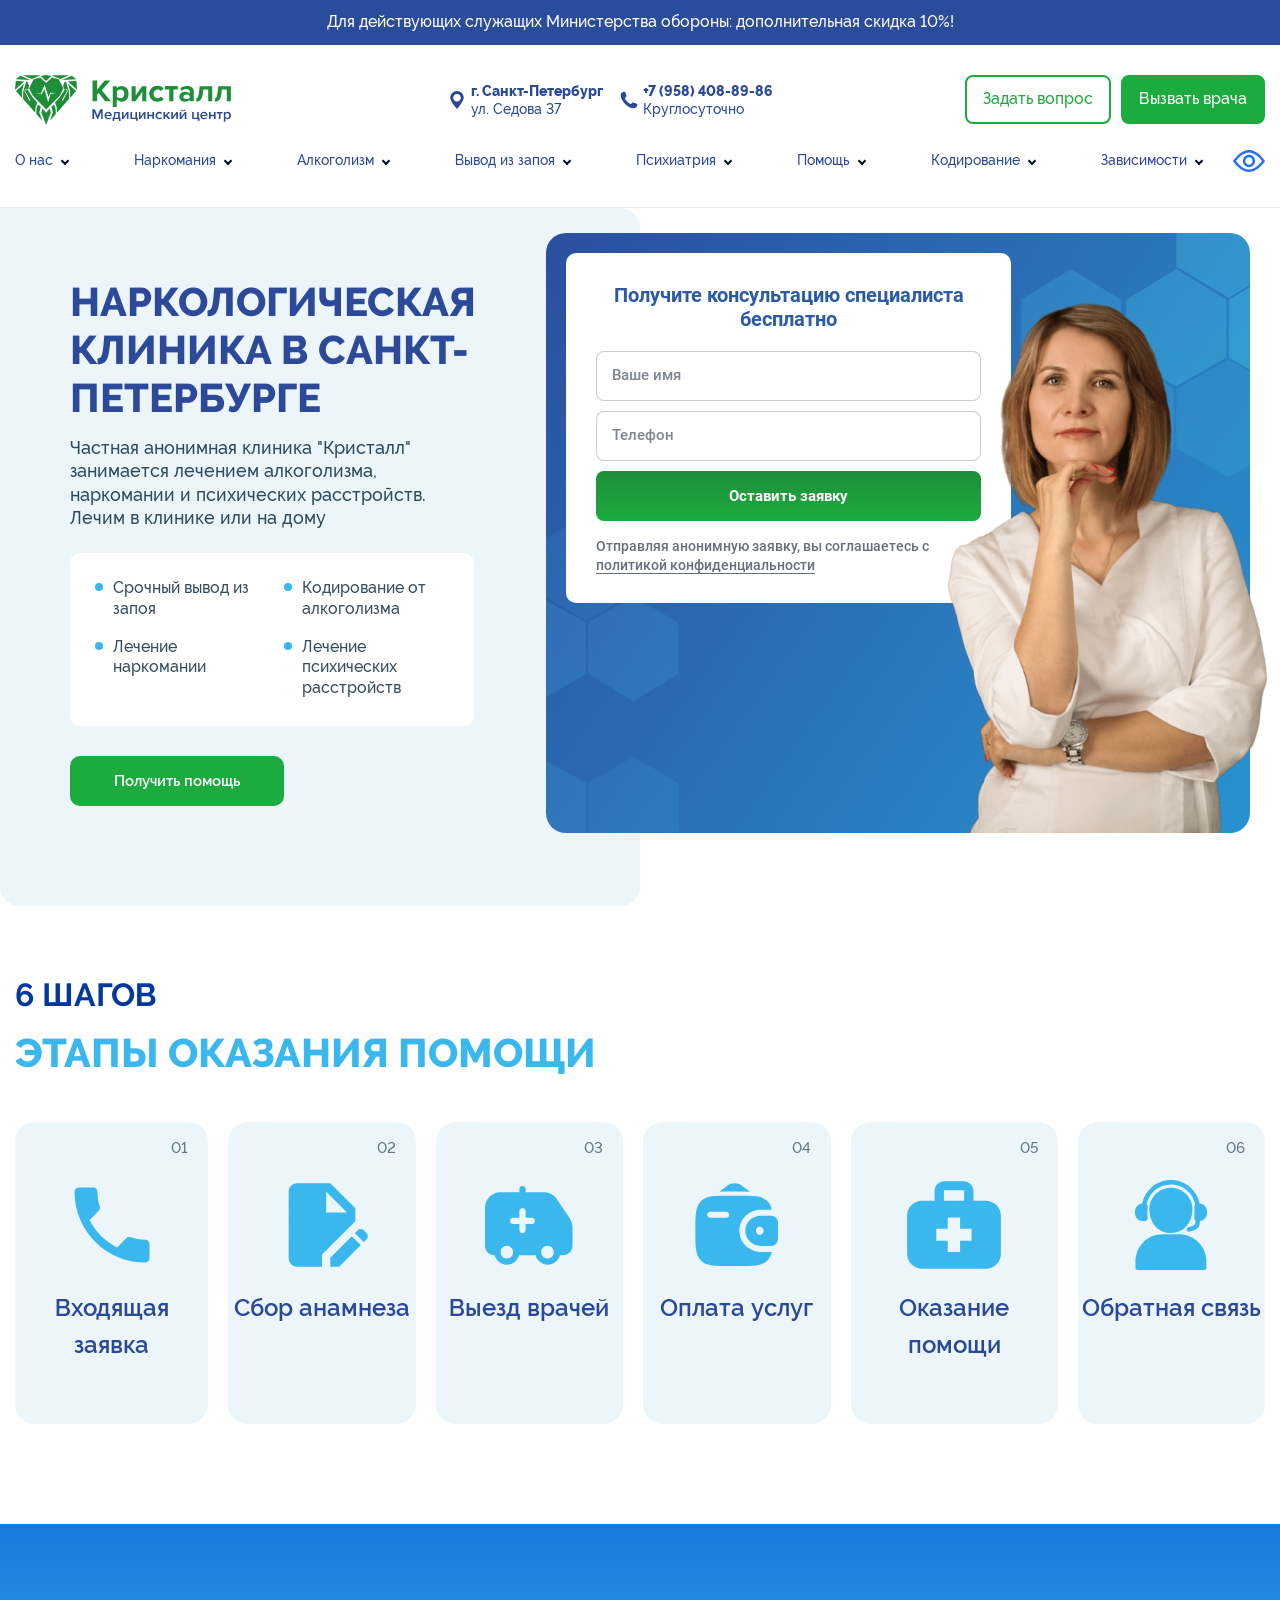
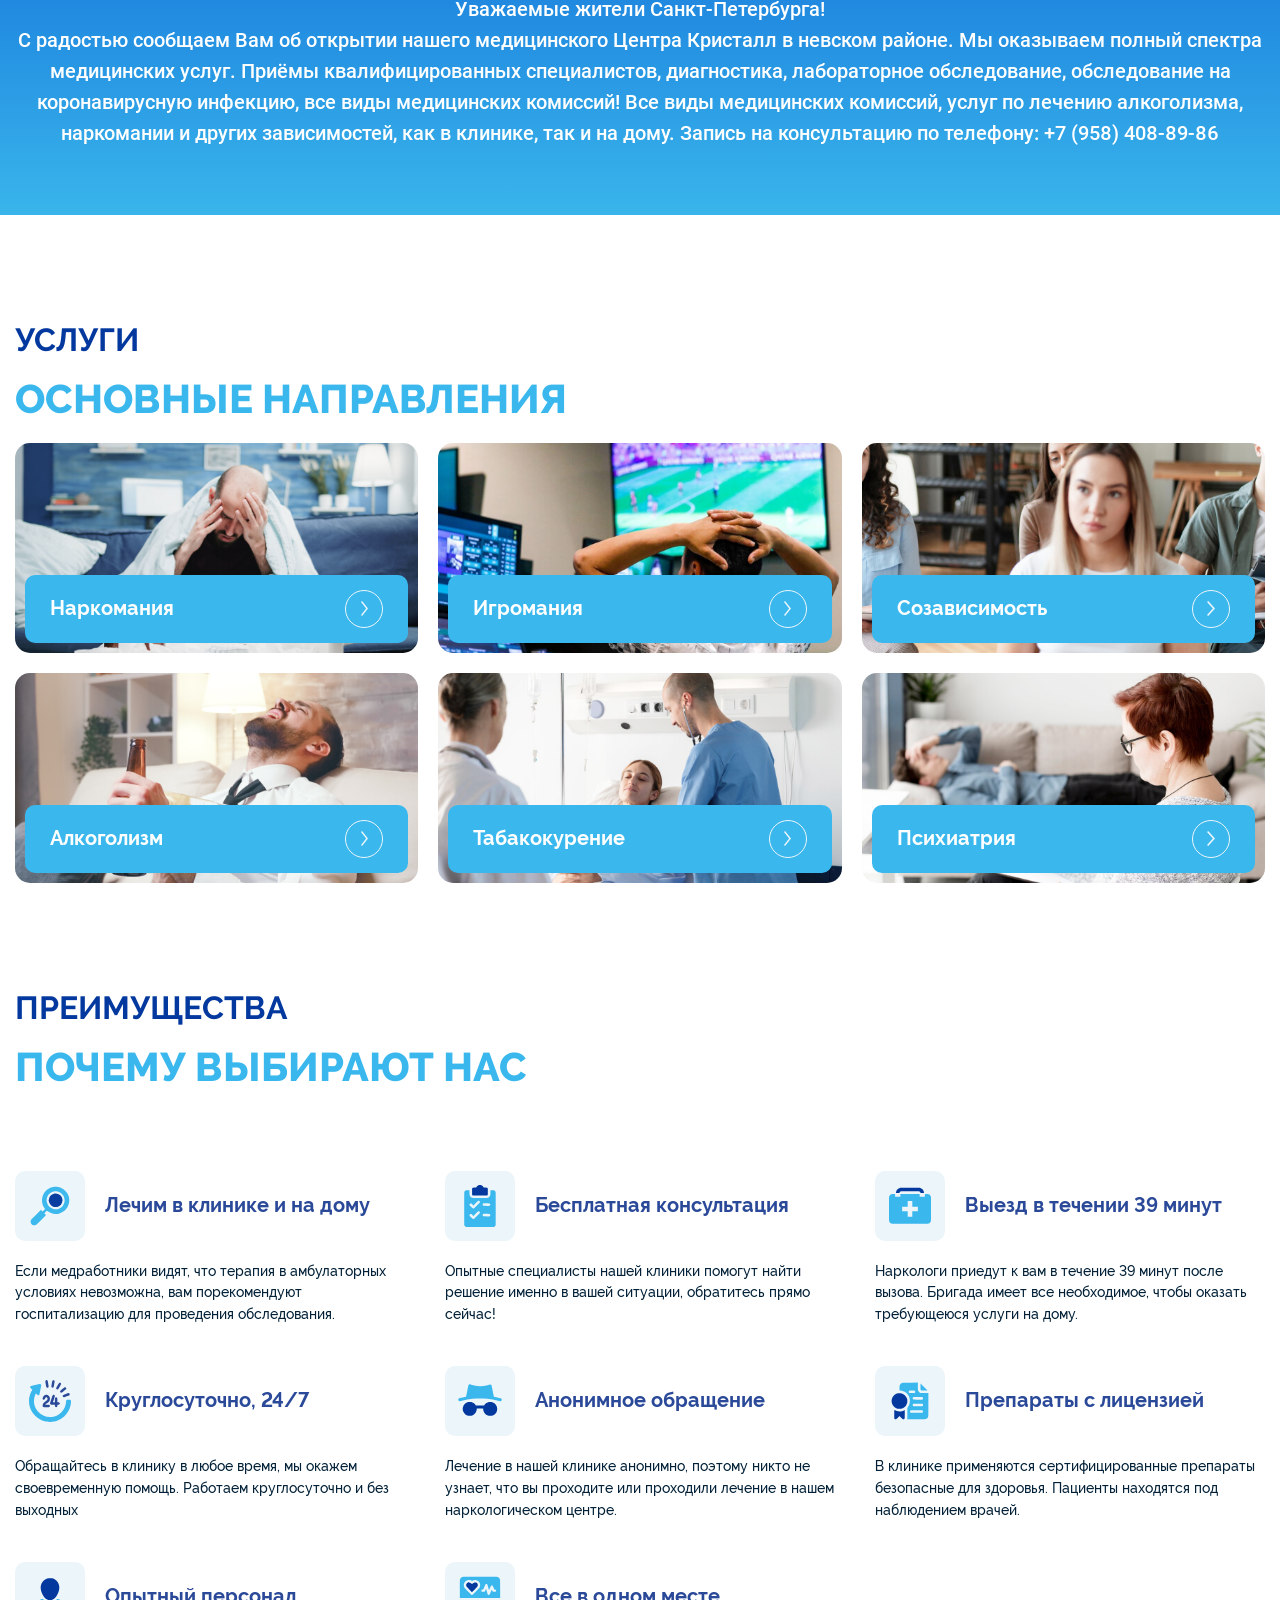
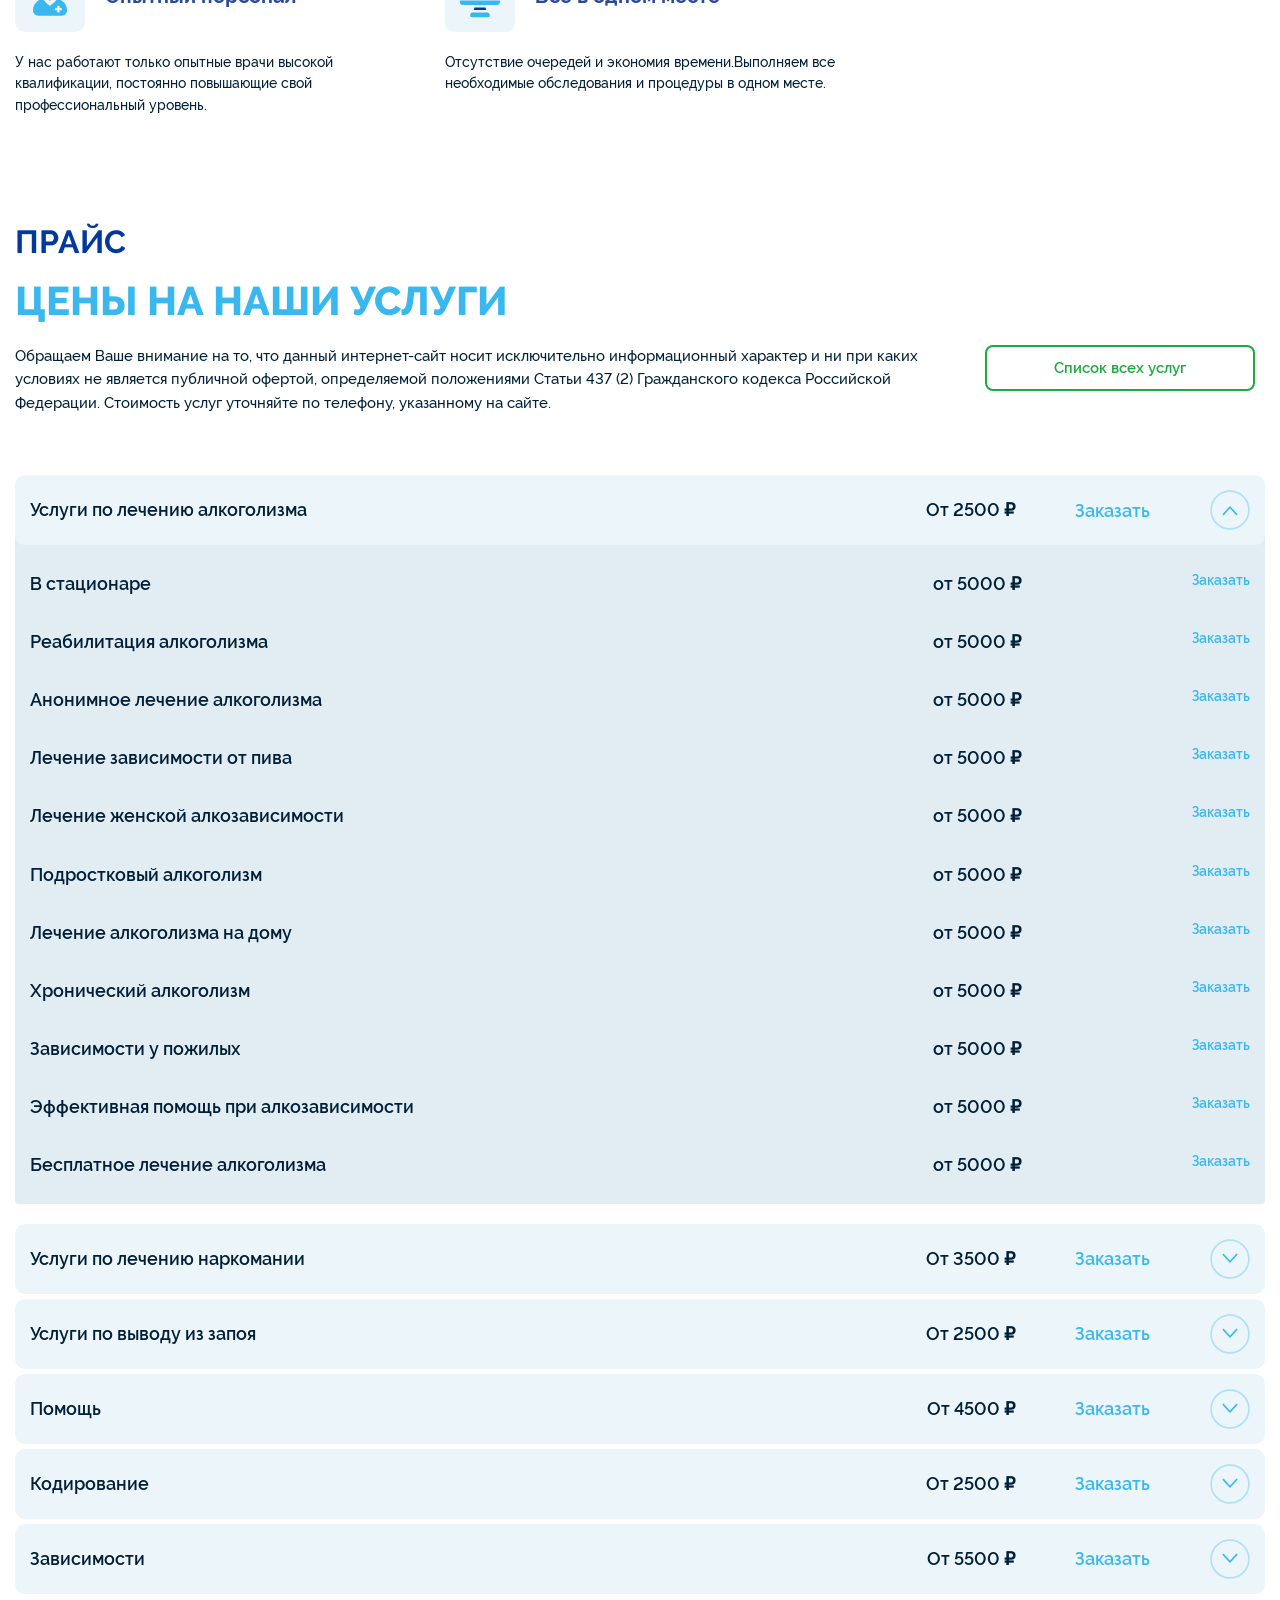
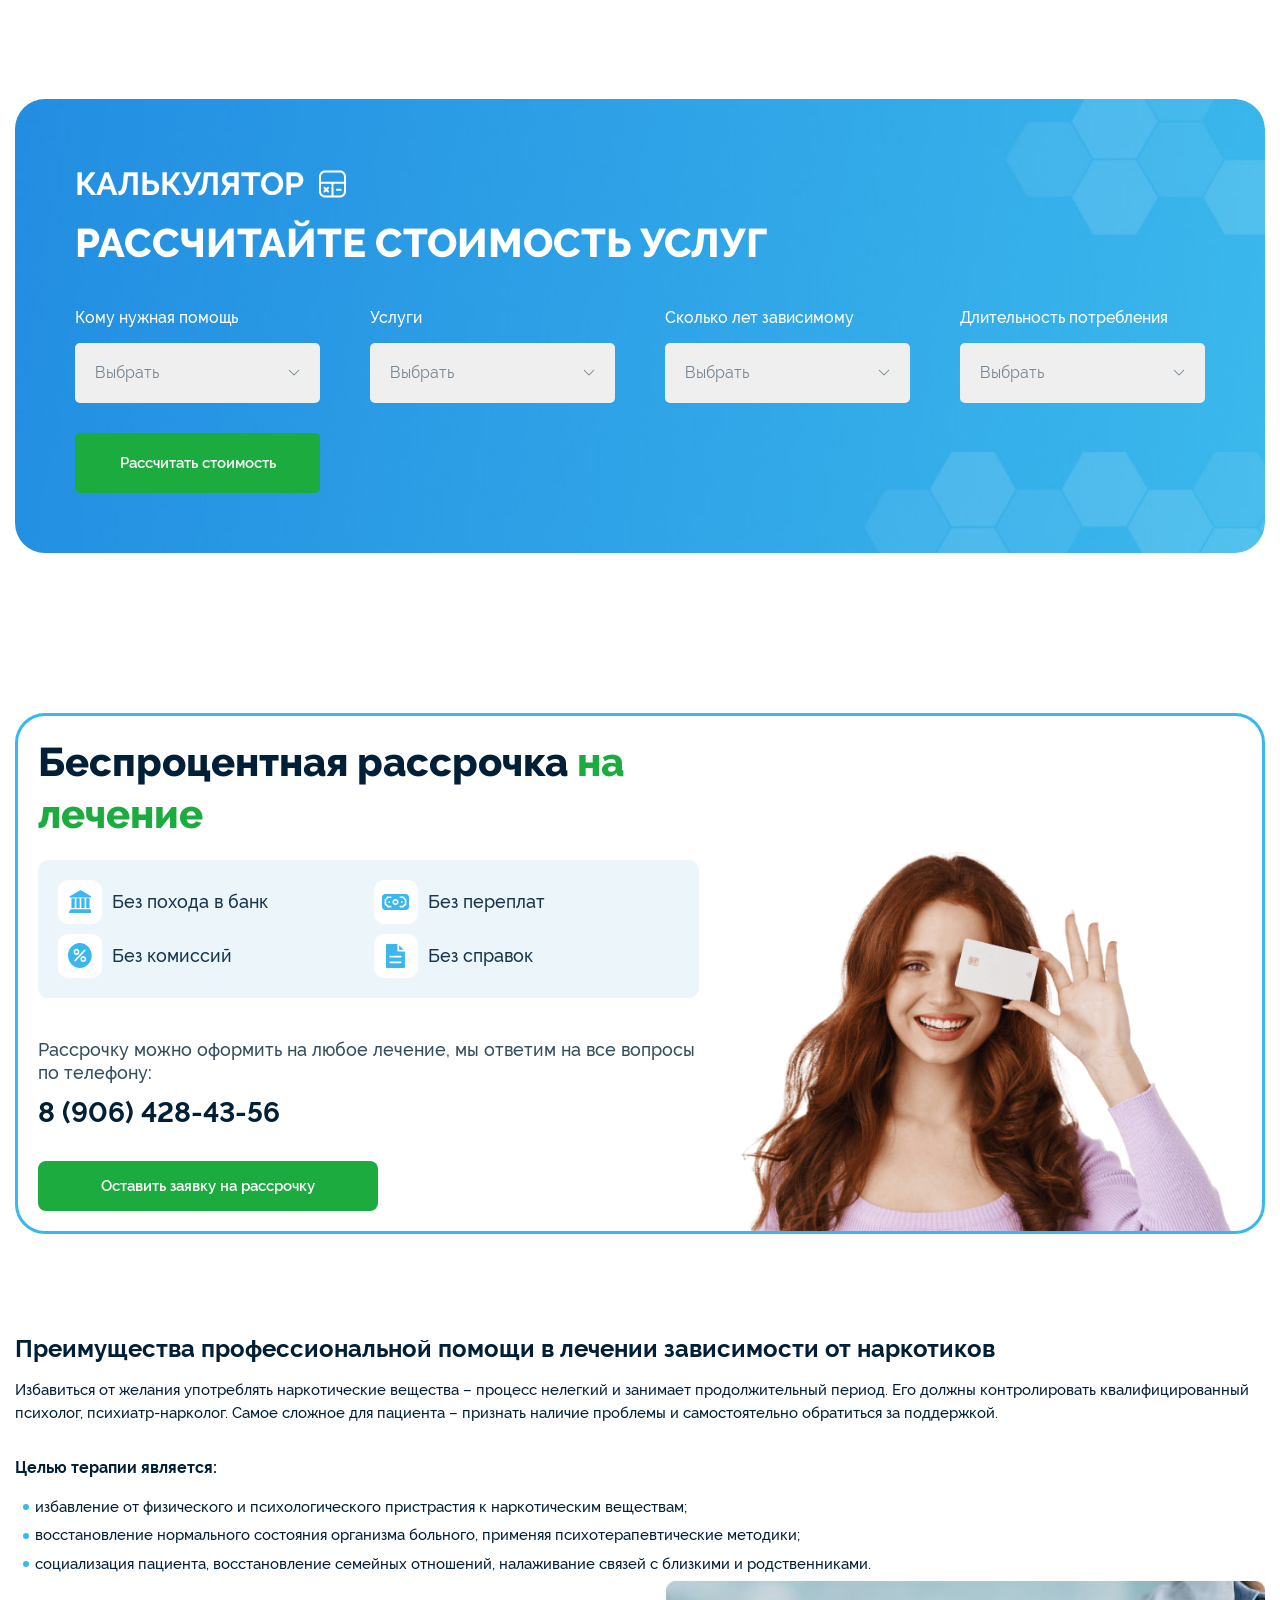
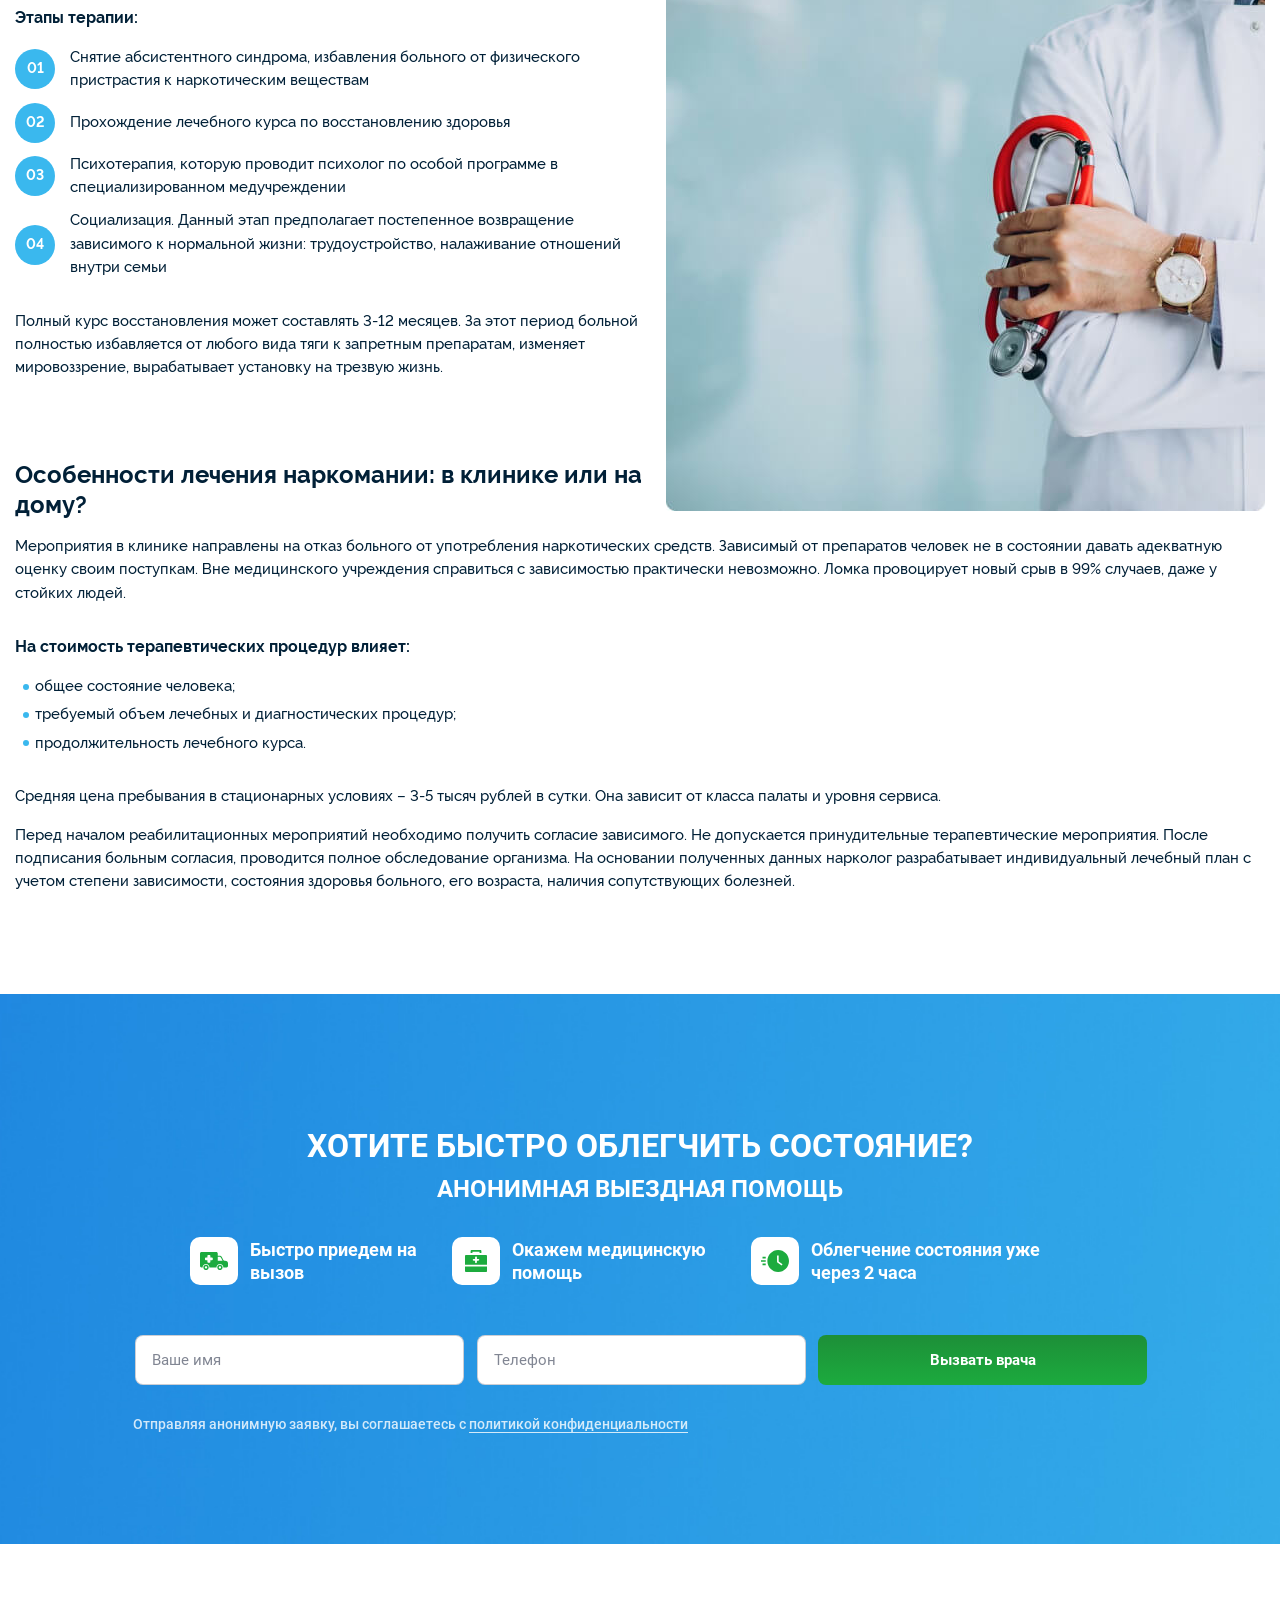
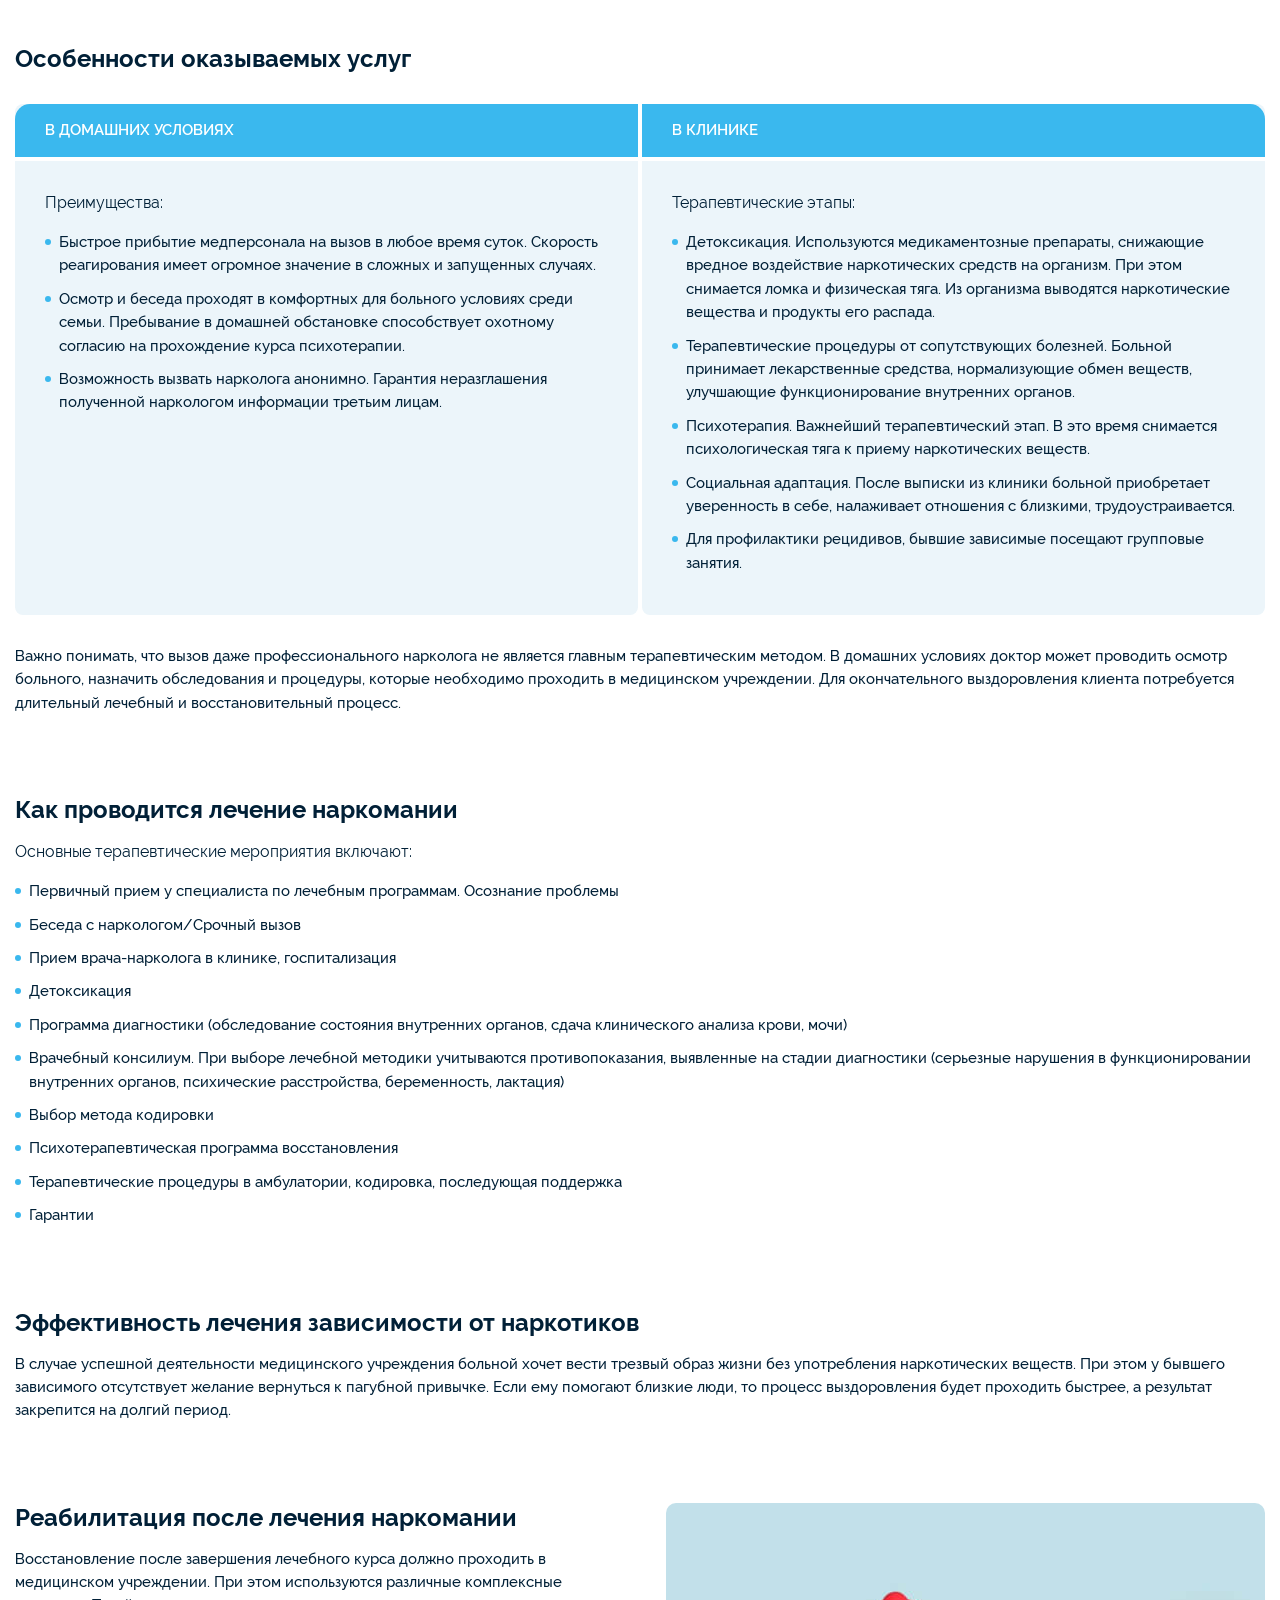
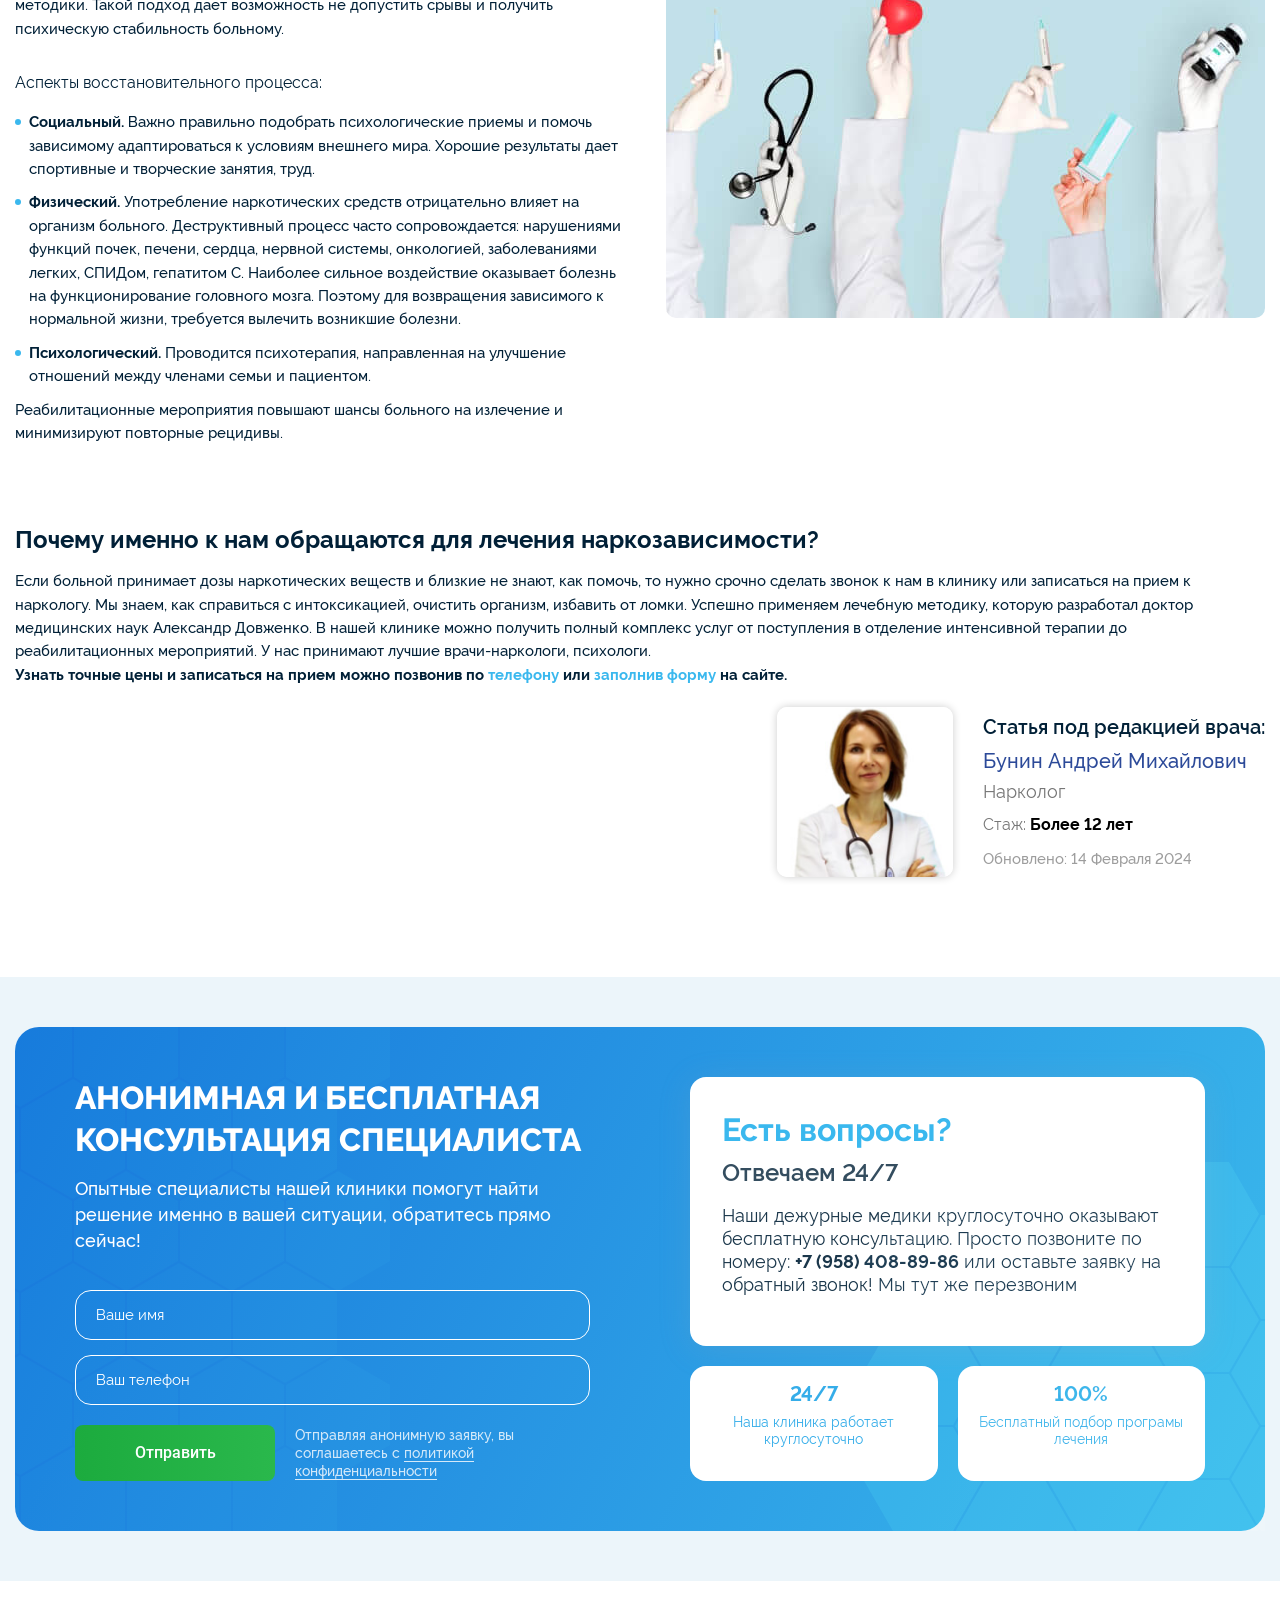
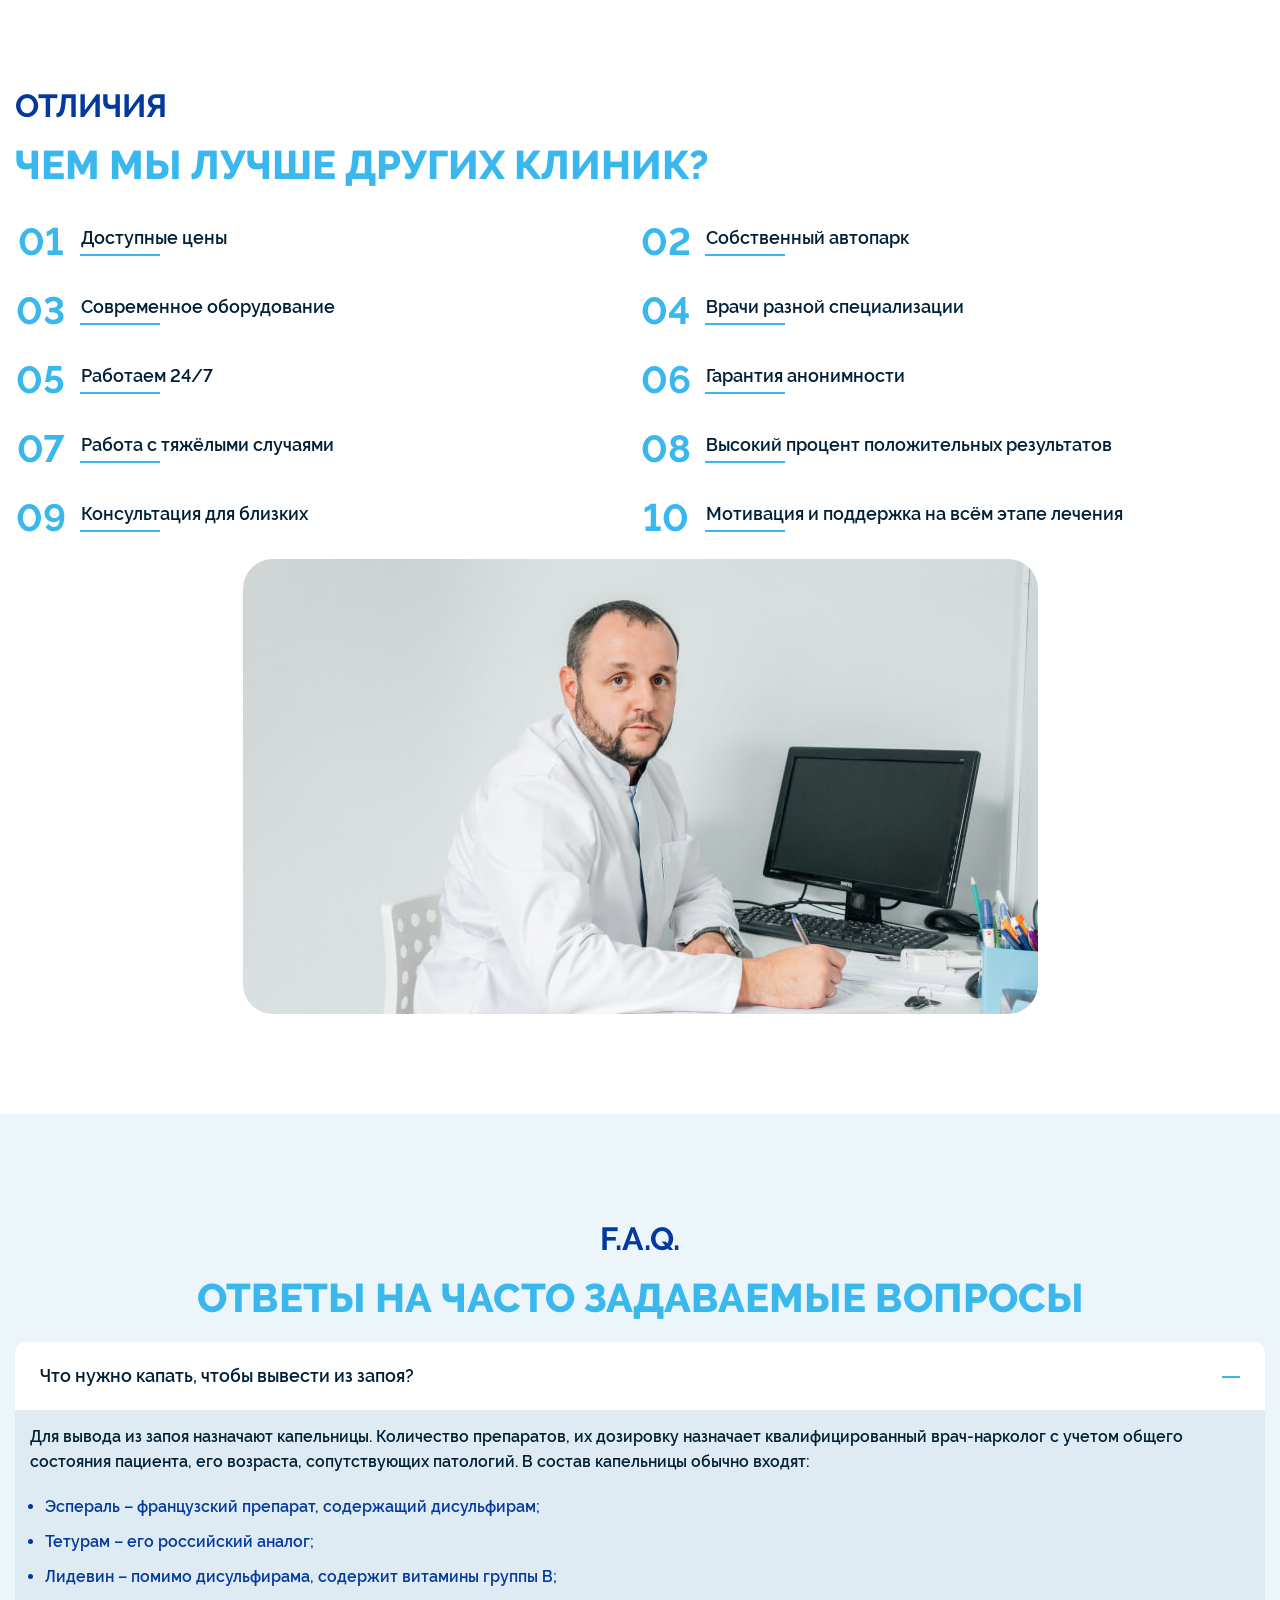
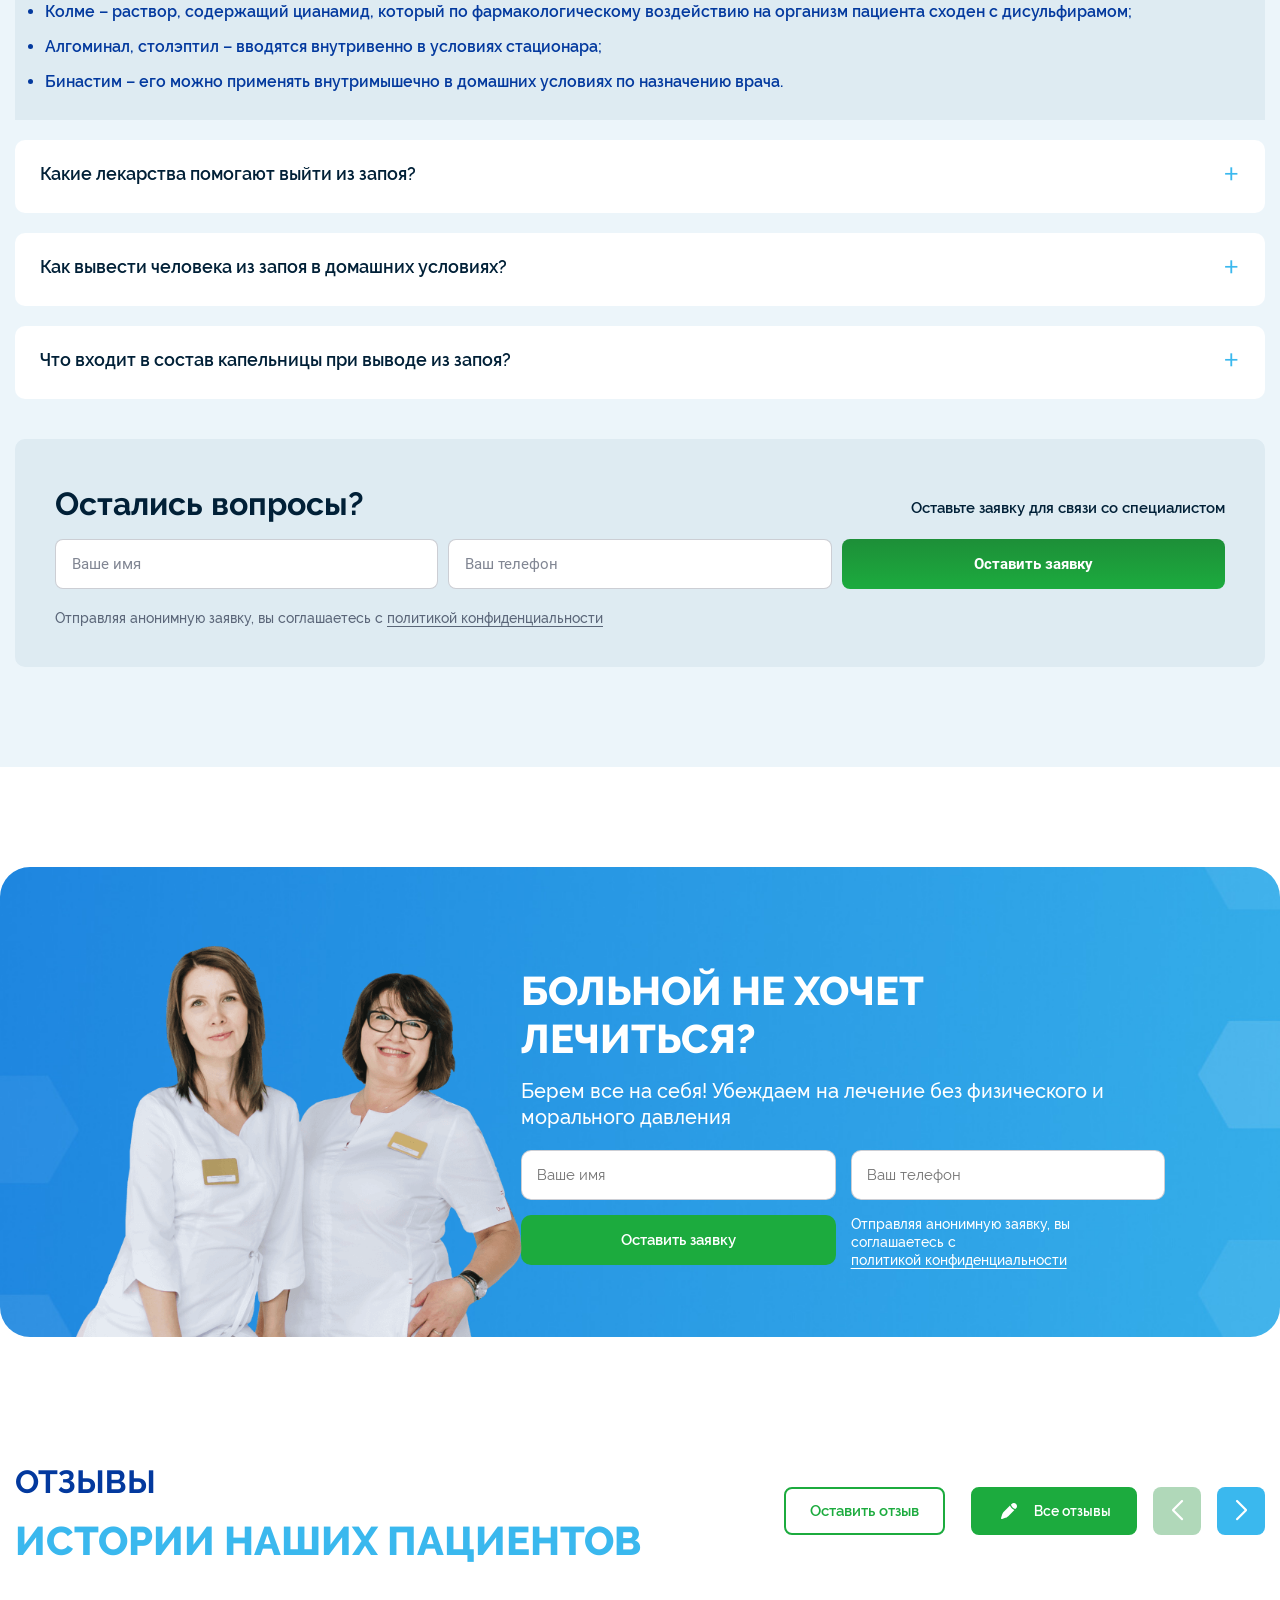
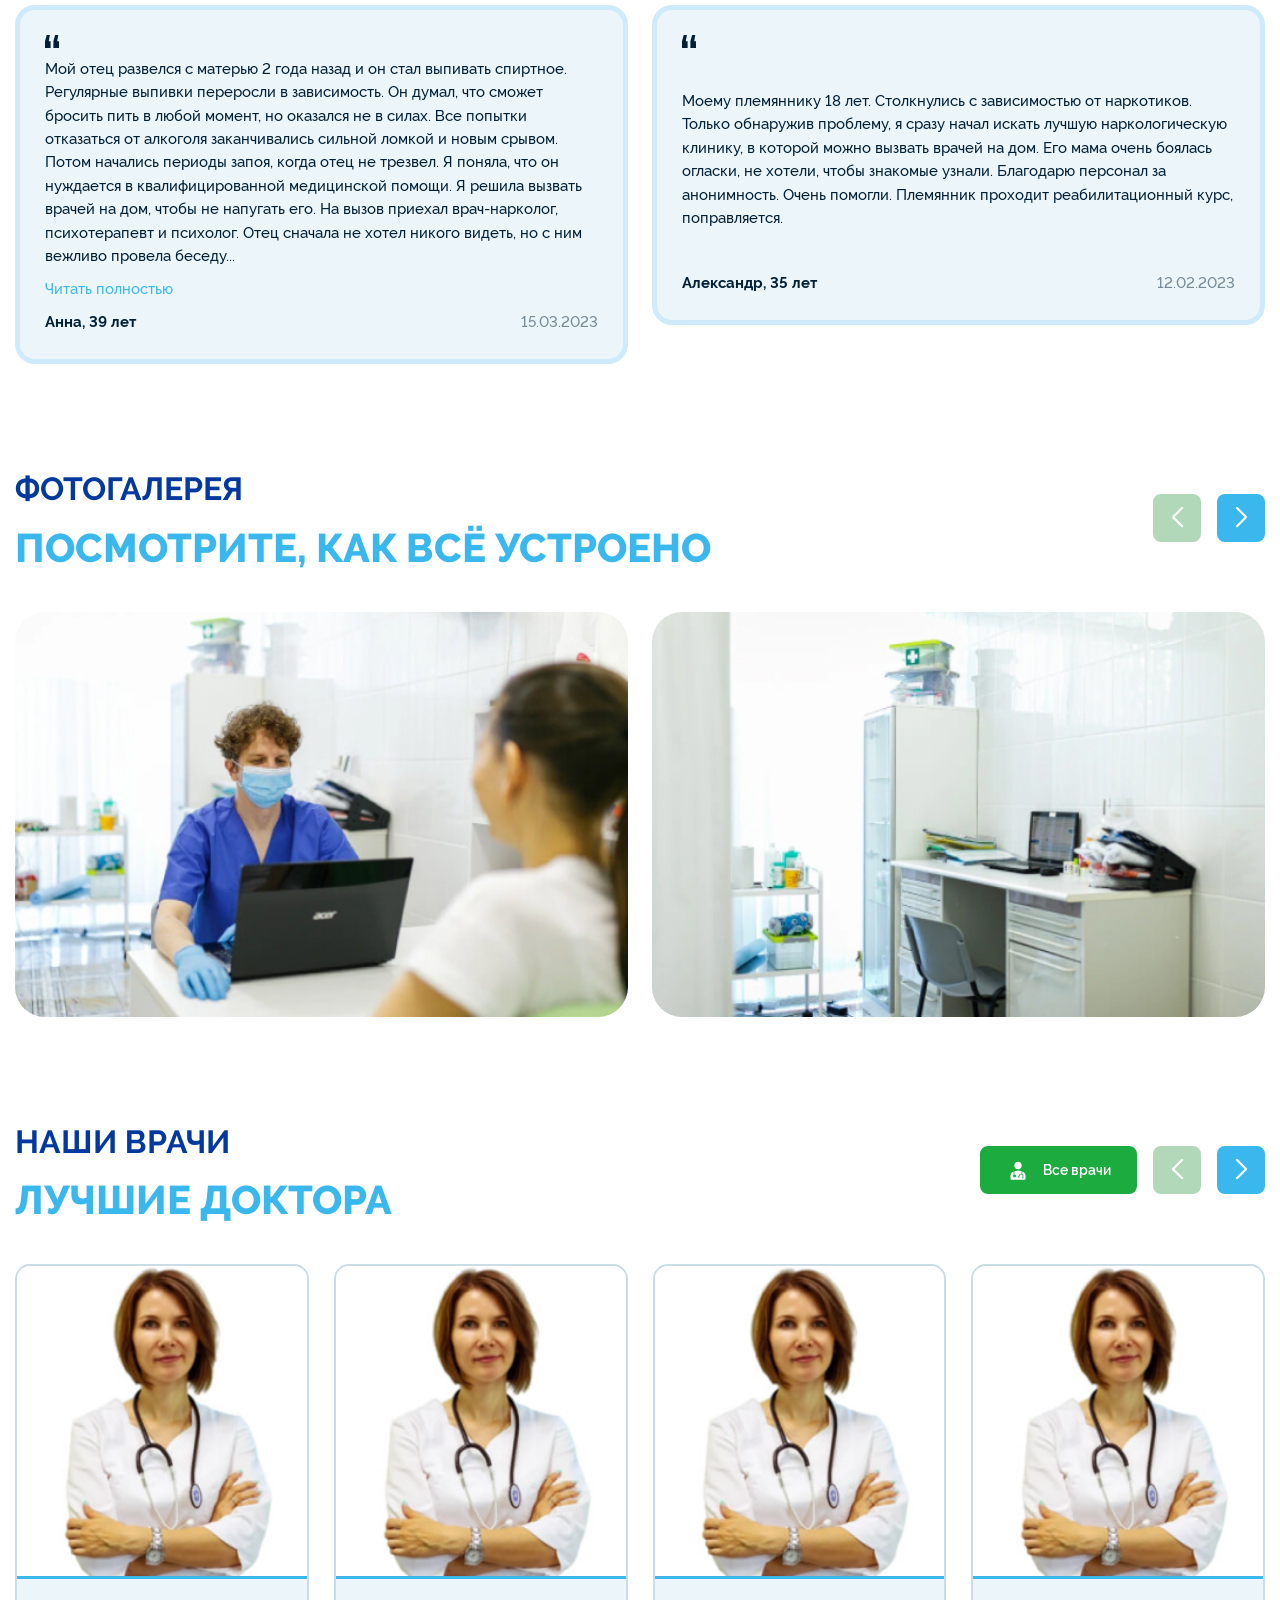
<file: index.html>
<!DOCTYPE html>
<html lang="ru">

<head>
    <meta charset="UTF-8">
    <meta http-equiv="x-ua-compatible" content="ie=edge">
    <meta name="viewport" content="width=device-width, initial-scale=1, shrink-to-fit=no">
    <link rel="stylesheet" href="assets/css/build/fancybox.min.css">
    <link rel="stylesheet" href="assets/css/build/swiper.css">
    <link rel="stylesheet" href="assets/css/my_swiper.css">
    <link rel="stylesheet" href="assets/css/style.css">
    <script defer src="assets/js/swiper-bundle.js"></script>
    <script defer src="assets/js/fancybox.js"></script>
    <script defer src="assets/js/build/lidrekon-jquery.js"></script>
    <script defer src="assets/js/build/lidrekon.js"></script>
    <script defer src="assets/js/build/mask.js"></script>
    <script defer src="assets/js/app.js"></script>
    <script type="text/javascript">
        document.addEventListener('DOMContentLoaded', function () {
            let flagMap = false;
            const blockMap = document.getElementById('map');
            //const posTop = blockMap.getBoundingClientRect().top;
            if (blockMap) {
                console.log(blockMap)
                const mapBtn = document.getElementById('map__btn');
                if (mapBtn) {
                    mapBtn.addEventListener('click', () => {
                        if (!document.querySelector('[src="https://api-maps.yandex.ru/2.1/?apikey=ваш API-ключ&lang=ru_RU"]')) {
                            const script = document.createElement('script');
                            script.type = 'text/javascript';
                            script.src = 'https://api-maps.yandex.ru/2.1/?apikey=ваш API-ключ&lang=ru_RU';
                            document.head.appendChild(script);
                        };
                        setTimeout(function () {
                            ymaps.ready(init);

                            function init() {
                                const map = document.querySelector('#map');

                                if (map) {
                                    var myMap = new ymaps.Map("map", {
                                        center: [59.887349, 30.421384],
                                        zoom: 16,
                                    });
                                    var myPlacemark = new ymaps.Placemark([59.887349, 30.421384], {}, {
                                        iconLayout: 'default#image',
                                    });
                                    myMap.geoObjects.add(myPlacemark);
                                };
                            }
                            flagMap = true;
                            mapBtn.classList.add('active');
                        }, 1000)

                    })
                }

            }
        });
    </script>
    <title>Тут титл</title>
</head>

<body>
    <div class="jaw">
        <div class="jaw__container container">
            <p class="jaw__text">
                Для действующих служащих Министерства обороны: дополнительная скидка 10%!
            </p>
        </div>
    </div>
    <header class="header">
        <div class="header__bottom" id="#header__bottom">
            <div class="container">
                <div class="header__bottom-content--mobile">
                    <div class="header__bottom-content">
                        <div class="header__bottom-intro">
                            <a href="index.html" class="header__logo logo">
                                <picture>
                                    <source class="logo-img" srcset="assets/img/logo-mobile.svg" type="image/svg+xml">
                                    <img class="logo-img" src="assets/img/logo-mobile.png"
                                        alt="Кристалл медицинский центр">
                                </picture>
                            </a>
                            <div class="header__bottom-item">
                                <div class="header__bottom-item-p">
                                    <a href="tel:+79584088986" class="header__bottom-item-p-title"> +7 (958)
                                        408-89-86</a>
                                    Круглосуточно
                                </div>
                            </div>
                        </div>
                    </div>
                    <div class="burger__menu">
                        <span></span>
                    </div>
                </div>
                <div class="header__bottom-content--burger">
                    <div class="header__bottom-content">
                        <div class="header__bottom-intro">
                            <a href="index.html" class="header__logo logo">
                                <picture>
                                    <source class="logo-img" srcset="assets/img/logo.svg" type="image/svg+xml">
                                    <img class="logo-img" src="assets/img/logo.png" alt="Кристалл медицинский центр">
                                </picture>
                            </a>
                            <div class="header__bottom-item header__bottom-item--line">
                                Принимаем вызовы 24/7, без выходных. <br>
                                Гарантируем анонимность обращения
                            </div>
                        </div>
                        <div class="header__bottom-intro">
                            <div class="header__bottom-item">
                                <picture>
                                    <source class="icon-header" srcset="assets/img/icon/map.svg" type="image/svg+xml">
                                    <img class="icon-header" src="assets/img/icon/map.png" alt="map">
                                </picture>
                                <a href="#" class="header__bottom-item-p">
                                    <span class="header__bottom-item-p-title"> г. Санкт-Петербург </span>
                                    ул. Седова 37
                                </a>
                            </div>
                            <div class="header__bottom-item">
                                <picture>
                                    <source class="icon-header" srcset="assets/img/icon/phone.svg" type="image/svg+xml">
                                    <img class="icon-header" src="assets/img/icon/phone.png" alt="map">
                                </picture>
                                <div class="header__bottom-item-p">
                                    <a href="tel:+79584088986" class="header__bottom-item-p-title"> +7 (958)
                                        408-89-86</a>
                                    Круглосуточно
                                </div>
                            </div>
                        </div>
                        <div class="header__bottom-intro">
                            <div class="header__bottom-item header__bottom-item--btns">
                                <a href="#"
                                    class="header__bottom-item--btn btn__standart btn--opacity open-popup-second">
                                    <span class="header__bottom-item-p">
                                        Задать вопрос
                                    </span>
                                    <picture>
                                        <img src="assets/img/icon/calcul.svg" alt="calculator">
                                    </picture>
                                </a>
                                <a href="#" class="btn__standart header__bottom-item--btn open-popup-second">
                                    <picture>
                                        <source srcset="assets/img/icon/phone--white.svg" type="image/svg+xml">
                                        <img src="assets/img/icon/phone--white.png" alt="calculator">
                                    </picture>
                                    <div class="header__bottom-item-p">
                                        Вызвать врача
                                    </div>
                                </a>
                            </div>
                        </div>
                    </div>
                    <div class="header__bottom-content">
                        <nav class="header__nav">
                            <ul class="nav-item">
                                <li class="header__click-submenu">
                                    <a href="#">О нас</a>
                                    <div class="header__nav-item panel-title"> </div>
                                    <ul class="header__submenu panel-body">
                                        <li><a href="#">Статьи</a></li>
                                        <li><a href="#">Акции</a></li>
                                        <li><a href="#">Контакты</a></li>
                                        <li><a href="#">Врачи</a></li>
                                        <li><a href="#">Фотогалерея</a></li>
                                        <li><a href="#">Лицензия</a></li>
                                        <li><a href="#">Вакансии</a></li>
                                        <li><a href="#">Отзывы</a></li>
                                        <li><a href="#">Цены</a></li>
                                    </ul>
                                </li>
                            </ul>
                            <ul class="nav-item">
                                <li class="header__click-submenu">
                                    <a href="#">Наркомания</a>
                                    <div class="header__nav-item panel-title"> </div>
                                    <ul class="header__submenu panel-body">
                                        <li><a href="#">Статьи</a></li>
                                        <li><a href="#">Акции</a></li>
                                        <li><a href="#">Контакты</a></li>
                                        <li><a href="#">Врачи</a></li>
                                        <li><a href="#">Фотогалерея</a></li>
                                        <li><a href="#">Лицензия</a></li>
                                        <li><a href="#">Вакансии</a></li>
                                        <li><a href="#">Отзывы</a></li>
                                        <li><a href="#">Цены</a></li>
                                    </ul>
                                </li>
                            </ul>
                            <ul class="nav-item">
                                <li class="header__click-submenu">
                                    <a href="#">Алкоголизм</a>
                                    <div class="header__nav-item panel-title"> </div>
                                    <ul class="header__submenu panel-body">
                                        <li><a href="#">Статьи</a></li>
                                        <li><a href="#">Акции</a></li>
                                        <li><a href="#">Контакты</a></li>
                                        <li><a href="#">Врачи</a></li>
                                        <li><a href="#">Фотогалерея</a></li>
                                        <li><a href="#">Лицензия</a></li>
                                        <li><a href="#">Вакансии</a></li>
                                        <li><a href="#">Отзывы</a></li>
                                        <li><a href="#">Цены</a></li>
                                    </ul>
                                </li>
                            </ul>
                            <ul class="nav-item">
                                <li class="header__click-submenu">
                                    <a href="#">Вывод из запоя</a>
                                    <div class="header__nav-item panel-title"> </div>
                                    <ul class="header__submenu panel-body">
                                        <li><a href="#">Статьи</a></li>
                                        <li><a href="#">Акции</a></li>
                                        <li><a href="#">Контакты</a></li>
                                        <li><a href="#">Врачи</a></li>
                                        <li><a href="#">Фотогалерея</a></li>
                                        <li><a href="#">Лицензия</a></li>
                                        <li><a href="#">Вакансии</a></li>
                                        <li><a href="#">Отзывы</a></li>
                                        <li><a href="#">Цены</a></li>
                                    </ul>
                                </li>
                            </ul>
                            <ul class="nav-item">
                                <li class="header__click-submenu">
                                    <a href="#">Психиатрия</a>
                                    <div class="header__nav-item panel-title"> </div>
                                    <ul class="header__submenu panel-body">
                                        <li><a href="#">Статьи</a></li>
                                        <li><a href="#">Акции</a></li>
                                        <li><a href="#">Контакты</a></li>
                                        <li><a href="#">Врачи</a></li>
                                        <li><a href="#">Фотогалерея</a></li>
                                        <li><a href="#">Лицензия</a></li>
                                        <li><a href="#">Вакансии</a></li>
                                        <li><a href="#">Отзывы</a></li>
                                        <li><a href="#">Цены</a></li>
                                    </ul>
                                </li>
                            </ul>
                            <ul class="nav-item">
                                <li class="header__click-submenu">
                                    <a href="#">Помощь</a>
                                    <div class="header__nav-item panel-title"> </div>
                                    <ul class="header__submenu panel-body">
                                        <li><a href="#">Статьи</a></li>
                                        <li><a href="#">Акции</a></li>
                                        <li><a href="#">Контакты</a></li>
                                        <li><a href="#">Врачи</a></li>
                                        <li><a href="#">Фотогалерея</a></li>
                                        <li><a href="#">Лицензия</a></li>
                                        <li><a href="#">Вакансии</a></li>
                                        <li><a href="#">Отзывы</a></li>
                                        <li><a href="#">Цены</a></li>
                                    </ul>
                                </li>
                            </ul>
                            <ul class="nav-item">
                                <li class="header__click-submenu">
                                    <a href="#">Кодирование</a>
                                    <div class="header__nav-item panel-title"> </div>
                                    <ul class="header__submenu panel-body">
                                        <li><a href="#">Статьи</a></li>
                                        <li><a href="#">Акции</a></li>
                                        <li><a href="#">Контакты</a></li>
                                        <li><a href="#">Врачи</a></li>
                                        <li><a href="#">Фотогалерея</a></li>
                                        <li><a href="#">Лицензия</a></li>
                                        <li><a href="#">Вакансии</a></li>
                                        <li><a href="#">Отзывы</a></li>
                                        <li><a href="#">Цены</a></li>
                                    </ul>
                                </li>
                            </ul>
                            <ul class="nav-item">
                                <li class="header__click-submenu">
                                    <a href="#">Зависимости</a>
                                    <div class="header__nav-item panel-title"> </div>
                                    <ul class="header__submenu panel-body">
                                        <li><a href="#">Статьи</a></li>
                                        <li><a href="#">Акции</a></li>
                                        <li><a href="#">Контакты</a></li>
                                        <li><a href="#">Врачи</a></li>
                                        <li><a href="#">Фотогалерея</a></li>
                                        <li><a href="#">Лицензия</a></li>
                                        <li><a href="#">Вакансии</a></li>
                                        <li><a href="#">Отзывы</a></li>
                                        <li><a href="#">Цены</a></li>
                                    </ul>
                                </li>
                            </ul>
                        </nav>
                        <div class="header__bottom-content__icon">
                            <div class="eye-version">
                                <img width="32" height="32" id="specialButton" style="cursor:pointer;"
                                    src="assets/img/icon/lidrecon.svg" alt="ВЕРСИЯ ДЛЯ СЛАБОВИДЯЩИХ"
                                    title="ВЕРСИЯ ДЛЯ СЛАБОВИДЯЩИХ" class="aspect-ratio">
                            </div>
                        </div>
                    </div>
                </div>
                <div class="header__bottom-item header__bottom-item--btns header__bottom-item--btns_mobile">
                    <a href="#" class="header__bottom-item--btn btn__standart btn--opacity open-popup-second">
                        <span class="header__bottom-item-p">
                            Задать вопрос
                        </span>
                        <picture>
                            <img src="assets/img/icon/calcul.svg" alt="calculator">
                        </picture>
                    </a>
                    <a href="#" class="btn__standart header__bottom-item--btn open-popup-second">
                        <picture>
                            <source srcset="assets/img/icon/phone--white.svg" type="image/svg+xml">
                            <img src="assets/img/icon/phone--white.png" alt="calculator">
                        </picture>
                        <div class="header__bottom-item-p">
                            Вызвать врача
                        </div>
                    </a>
                </div>
            </div>
        </div>
    </header>
    <main class="main">
        <section class="intro">
            <div class="intro-inner">
                <div class="intro-item">
                    <h1 class="intro-item__title">НАРКОЛОГИЧЕСКАЯ КЛИНИКА В САНКТ-ПЕТЕРБУРГЕ</h1>
                    <p class="intro-item__descr">Частная анонимная клиника "Кристалл" занимается лечением алкоголизма,
                        наркомании и психических расстройств. Лечим в клинике или на дому</p>
                    <ul class="intro-item__list">
                        <li class="intro-item__li">
                            <a href="" class="intro-item__link">Срочный вывод из запоя</a>
                        </li>
                        <li class="intro-item__li">
                            <a href="" class="intro-item__link">Кодирование от алкоголизма</a>
                        </li>
                        <li class="intro-item__li">
                            <a href="" class="intro-item__link">Лечение наркомании</a>
                        </li>
                        <li class="intro-item__li">
                            <a href="" class="intro-item__link">Лечение психических расстройств</a>
                        </li>
                    </ul>
                    <button class="intro-item__btn btn__standart btn--white btn--intro open-popup-second">Получить
                        помощь</button>
                </div>
                <div class="intro-item intro-item--bg">
                    <form action="/" method="post" class="intro__form">
                        <div class="intro__form--title">Получите консультацию специалиста бесплатно</div>
                        <label class="user-input-wrp">
                            <input type="text" class="form--name" required />
                            <span class="floating-label">Ваше имя</span>
                        </label>
                        <label class="user-input-wrp">
                            <input type="tel" class="form--phone" required />
                            <span class="floating-label">Телефон</span>
                        </label>
                        <button class="intro__form-btn btn__standart gradient_btn ">Оставить заявку</button>
                        <div class="form-policy">
                            Отправляя анонимную заявку, вы соглашаетесь
                            с <a href="#">политикой конфиденциальности</a>
                        </div>
                    </form>
                    <img src="assets/img/intro/woman.png" alt="woman">
                </div>
            </div>
        </section>
        <section class="stage section-margin element-animation">
            <div class="container">
                <p class="section-title">6 шагов</p>
                <p class="section-subtitle">этапы оказания помощи</p>
                <div class="stage-inner">
                    <div class="stage-item">
                        <div class="stage-number">01</div>
                        <div class="stage-img">
                            <picture>
                                <source srcset="assets/img/stage/1.svg" type="image/svg+xml">
                                <img src="assets/img/stage/1.png" alt="stage1">
                            </picture>
                        </div>
                        <div class="stage-name">Входящая заявка</div>
                    </div>
                    <div class="stage-item">
                        <div class="stage-number">02</div>
                        <div class="stage-img">
                            <picture>
                                <source srcset="assets/img/stage/2.svg" type="image/svg+xml">
                                <img src="assets/img/stage/2.png" alt="stage2">
                            </picture>
                        </div>
                        <div class="stage-name">Сбор анамнеза</div>
                    </div>
                    <div class="stage-item">
                        <div class="stage-number">03</div>
                        <div class="stage-img">
                            <picture>
                                <source srcset="assets/img/stage/3.svg" type="image/svg+xml">
                                <img src="assets/img/stage/3.png" alt="stage3">
                            </picture>
                        </div>
                        <div class="stage-name">Выезд врачей</div>
                    </div>
                    <div class="stage-item">
                        <div class="stage-number">04</div>
                        <div class="stage-img">
                            <picture>
                                <source srcset="assets/img/stage/4.svg" type="image/svg+xml">
                                <img src="assets/img/stage/4.png" alt="stage4">
                            </picture>
                        </div>
                        <div class="stage-name">Оплата услуг</div>
                    </div>
                    <div class="stage-item">
                        <div class="stage-number">05</div>
                        <div class="stage-img">
                            <picture>
                                <source srcset="assets/img/stage/5.svg" type="image/svg+xml">
                                <img src="assets/img/stage/5.png" alt="stage5">
                            </picture>
                        </div>
                        <div class="stage-name">Оказание помощи</div>
                    </div>
                    <div class="stage-item">
                        <div class="stage-number">06</div>
                        <div class="stage-img">
                            <picture>
                                <source srcset="assets/img/stage/6.svg" type="image/svg+xml">
                                <img src="assets/img/stage/6.png" alt="stage6">
                            </picture>
                        </div>
                        <div class="stage-name">Обратная связь</div>
                    </div>
                </div>
            </div>
        </section>
        <section class="second element-animation section-margin">
            <div class="container">
                <div class="second-inner">
                    <p>Уважаемые жители Санкт-Петербурга!</p>
                    <p>С радостью сообщаем Вам об открытии нашего медицинского Центра Кристалл в невском районе. Мы
                        оказываем полный спектра медицинских услуг. Приёмы квалифицированных специалистов,
                        диагностика,
                        лабораторное обследование, обследование на коронавирусную инфекцию, все виды медицинских
                        комиссий! Все виды медицинских комиссий, услуг по лечению алкоголизма, наркомании и других
                        зависимостей, как в клинике, так и на дому. Запись на консультацию по телефону: <a href="#">+7
                            (958) 408-89-86</a></p>
                </div>
            </div>
        </section>
        <section class="works section-margin">
            <div class="container">
                <p class="section-title">Услуги</p>
                <p class="section-subtitle">Основные направления</p>
                <div class="works-inner">
                    <a href="#" class="works-item">
                        <div class="works-item__wpapper">
                            <p class="works-text">Наркомания</p>
                            <div class="works-item__icon-wrapper">
                                <img src="assets/img/new/work-icon.svg" alt="" class="works-item__icon">
                            </div>
                        </div>
                        <img class="works-item__preview" src="assets/img/works/nark.jpg" alt="Наркомания">
                    </a>
                    <a href="#" class="works-item">
                        <div class="works-item__wpapper">
                            <p class="works-text">Игромания</p>
                            <div class="works-item__icon-wrapper">
                                <img src="assets/img/new/work-icon.svg" alt="" class="works-item__icon">
                            </div>
                        </div>
                        <img class="works-item__preview" src="assets/img/works/igr.jpg" alt="Игромания">
                    </a>
                    <a href="#" class="works-item">
                        <div class="works-item__wpapper">
                            <p class="works-text">Созависимость</p>
                            <div class="works-item__icon-wrapper">
                                <img src="assets/img/new/work-icon.svg" alt="" class="works-item__icon">
                            </div>
                        </div>
                        <img class="works-item__preview" src="assets/img/works/soz.jpg" alt="Созависимость">
                    </a>
                    <a href="#" class="works-item">
                        <div class="works-item__wpapper">
                            <p class="works-text">Алкоголизм</p>
                            <div class="works-item__icon-wrapper">
                                <img src="assets/img/new/work-icon.svg" alt="" class="works-item__icon">
                            </div>
                        </div>
                        <img class="works-item__preview" src="assets/img/works/alk.jpg" alt="Алкоголизм">
                    </a>
                    <a href="#" class="works-item">
                        <div class="works-item__wpapper">
                            <p class="works-text">Табакокурение</p>
                            <div class="works-item__icon-wrapper">
                                <img src="assets/img/new/work-icon.svg" alt="" class="works-item__icon">
                            </div>
                        </div>
                        <img class="works-item__preview" src="assets/img/works/tabak.jpg" alt="Табакокурение">
                    </a>
                    <a href="#" class="works-item">
                        <div class="works-item__wpapper">
                            <p class="works-text">Психиатрия</p>
                            <div class="works-item__icon-wrapper">
                                <img src="assets/img/new/work-icon.svg" alt="" class="works-item__icon">
                            </div>
                        </div>
                        <img class="works-item__preview" src="assets/img/works/psih.jpg" alt="Психиатрия">
                    </a>
                </div>
            </div>
        </section>
        <section class="why__are__we section-margin">
            <div class="container">
                <p class="section-title">преимущества</p>
                <p class="section-subtitle">Почему выбирают нас</p>
                <div class="why__are__we-inner">
                    <div class="why__are__we-item">
                        <h4>
                            <picture>
                                <source srcset="assets/img/why__are__we/1.svg" type="image/svg+xml">
                                <img src="assets/img/why__are__we/1.png" alt="why__are__we">
                            </picture>
                            Лечим в клинике и на дому
                        </h4>
                        <p>Если медработники видят, что терапия в амбулаторных условиях невозможна, вам
                            порекомендуют
                            госпитализацию для проведения обследования.</p>
                    </div>

                    <div class="why__are__we-item">
                        <h4>
                            <picture>
                                <source srcset="assets/img/why__are__we/2.svg" type="image/svg+xml">
                                <img src="assets/img/why__are__we/2.png" alt="why__are__we">
                            </picture>
                            Бесплатная консультация
                        </h4>
                        <p>Опытные специалисты нашей клиники помогут найти решение именно в вашей ситуации,
                            обратитесь
                            прямо сейчас!</p>
                    </div>
                    <div class="why__are__we-item">
                        <h4>
                            <picture>
                                <source srcset="assets/img/why__are__we/3.svg" type="image/svg+xml">
                                <img src="assets/img/why__are__we/3.png" alt="why__are__we">
                            </picture>
                            Выезд в течении 39 минут
                        </h4>
                        <p>Наркологи приедут к вам в течение 39 минут после вызова. Бригада имеет все необходимое,
                            чтобы
                            оказать требующеюся услуги на дому.</p>
                    </div>
                    <div class="why__are__we-item">
                        <h4>
                            <picture>
                                <source srcset="assets/img/why__are__we/4.svg" type="image/svg+xml">
                                <img src="assets/img/why__are__we/4.png" alt="why__are__we">
                            </picture>
                            Круглосуточно, 24/7
                        </h4>
                        <p>Обращайтесь в клинику в любое время, мы окажем своевременную помощь. Работаем
                            круглосуточно и
                            без выходных</p>
                    </div>
                    <div class="why__are__we-item">
                        <h4>
                            <picture>
                                <source srcset="assets/img/why__are__we/5.svg" type="image/svg+xml">
                                <img src="assets/img/why__are__we/5.png" alt="why__are__we">
                            </picture>
                            Анонимное обращение
                        </h4>
                        <p>Лечение в нашей клинике анонимно, поэтому никто не узнает, что вы проходите или проходили
                            лечение в нашем наркологическом центре.</p>
                    </div>
                    <div class="why__are__we-item">
                        <h4>
                            <picture>
                                <source srcset="assets/img/why__are__we/6.svg" type="image/svg+xml">
                                <img src="assets/img/why__are__we/6.png" alt="why__are__we">
                            </picture>
                            Препараты с лицензией
                        </h4>
                        <p>В клинике применяются сертифицированные препараты безопасные для здоровья. Пациенты
                            находятся
                            под наблюдением врачей.</p>
                    </div>
                    <div class="why__are__we-item">
                        <h4>
                            <picture>
                                <source srcset="assets/img/why__are__we/7.svg" type="image/svg+xml">
                                <img src="assets/img/why__are__we/7.png" alt="why__are__we">
                            </picture>
                            Опытный персонал
                        </h4>
                        <p>У нас работают только опытные врачи высокой квалификации, постоянно повышающие свой
                            профессиональный уровень.</p>
                    </div>
                    <div class="why__are__we-item">
                        <h4>
                            <picture>
                                <source srcset="assets/img/why__are__we/8.svg" type="image/svg+xml">
                                <img src="assets/img/why__are__we/8.png" alt="why__are__we">
                            </picture>
                            Все в одном месте
                        </h4>
                        <p>Отсутствие очередей и экономия времени.Выполняем все необходимые обследования и процедуры
                            в
                            одном месте.</p>
                    </div>
                </div>
            </div>
        </section>
        <section class="price section-margin element-animation">
            <div class="container">
                <p class="section-title">Прайс</p>
                <h2 class="section-subtitle">Цены на наши услуги</h2>
                <div class="price-inner">
                    <div class="price-item">
                        <p>Обращаем Ваше внимание на то, что данный интернет-сайт носит исключительно информационный
                            характер и ни при каких условиях не является публичной офертой, определяемой положениями
                            Статьи 437 (2) Гражданского кодекса Российской Федерации. Стоимость услуг уточняйте по
                            телефону, указанному на сайте.</p>
                        <a href="lechenie.html" class="price__btn header__bottom-item--btn btn__standart btn--opacity">
                            Список всех услуг
                        </a>
                    </div>
                    <ul class="panel-group">
                        <li class="panel-title panel-active">
                            <div>
                                <div>
                                    <span>Услуги по лечению алкоголизма</span>
                                    <span>От 2500 ₽ </span>
                                </div>
                                <button class="faq__accor-btn">
                                    <span class="open-popup-thrid" id="Услуги по лечению алкоголизма">Заказать</span>
                                    <picture>
                                        <source srcset="assets/img/icon/popup.svg" type="image/svg+xml">
                                        <img src="assets/img/icon/popup.png" alt="popup">
                                    </picture>
                                </button>
                            </div>
                        </li>
                        <li class="panel-body active">
                            <ul>
                                <li><span>В стационаре</span> <span>от 5000 ₽</span> <a class="open-popup-thrid"
                                        id="В стационаре">Заказать</a></li>
                                <li><span>Реабилитация алкоголизма</span><span>от 5000 ₽</span> <a
                                        class="open-popup-thrid" id="Реабилитация алкоголизма">Заказать</a></li>
                                <li><span>Анонимное лечение алкоголизма</span><span>от 5000 ₽</span> <a
                                        class="open-popup-thrid" id="Анонимное лечение алкоголизма">Заказать</a>
                                </li>
                                <li><span>Лечение зависимости от пива</span><span>от 5000 ₽</span> <a
                                        class="open-popup-thrid" id="ечение зависимости от пива">Заказать</a></li>
                                <li><span>Лечение женской алкозависимости</span><span>от 5000 ₽</span> <a
                                        class="open-popup-thrid" id="Лечение женской алкозависимости">Заказать</a>
                                </li>
                                <li><span>Подростковый алкоголизм</span><span>от 5000 ₽</span> <a
                                        class="open-popup-thrid" id="Подростковый алкоголизм">Заказать</a></li>
                                <li><span>Лечение алкоголизма на дому</span><span>от 5000 ₽</span> <a
                                        class="open-popup-thrid" id="Лечение алкоголизма на дому">Заказать</a></li>
                                <li><span>Хронический алкоголизм</span><span>от 5000 ₽</span> <a
                                        class="open-popup-thrid" id="Хронический алкоголизм">Заказать</a></li>
                                <li><span>Зависимости у пожилых</span><span>от 5000 ₽</span> <a class="open-popup-thrid"
                                        id="Зависимости у пожилых">Заказать</a></li>
                                <li><span>Эффективная помощь при алкозависимости</span><span>от 5000 ₽</span> <a
                                        class="open-popup-thrid"
                                        id="Эффективная помощь при алкозависимости">Заказать</a></li>
                                <li><span>Бесплатное лечение алкоголизма</span><span>от 5000 ₽</span> <a
                                        class="open-popup-thrid" id="Бесплатное лечение алкоголизма">Заказать</a>
                                </li>
                            </ul>
                        </li>
                        <li class="panel-title">
                            <div>
                                <div>
                                    <span>Услуги по лечению наркомании</span>
                                    <span>От 3500 ₽ </span>
                                </div>
                                <button class="faq__accor-btn"><span class="open-popup-thrid"
                                        id="Услуги по лечению наркомании">Заказать</span>
                                    <picture>
                                        <source srcset="assets/img/icon/popup.svg" type="image/svg+xml">
                                        <img src="assets/img/icon/popup.png" alt="popup">
                                    </picture>
                                </button>
                            </div>
                        </li>
                        <li class="panel-body">
                            Lorem ipsum dolor sit amet consectetur adipisicing elit. Itaque consequuntur, officiis
                            magni
                            harum hic officia esse qui earum dolor error minima quia placeat laborum provident
                            aspernatur alias voluptatem unde voluptate.
                        </li>
                        <li class="panel-title">
                            <div>
                                <div>
                                    <span>Услуги по выводу из запоя</span>
                                    <span>От 2500 ₽ </span>
                                </div>
                                <button class="faq__accor-btn"><span class="open-popup-thrid"
                                        id="Услуги по выводу из запоя">Заказать</span>
                                    <picture>
                                        <source srcset="assets/img/icon/popup.svg" type="image/svg+xml">
                                        <img src="assets/img/icon/popup.png" alt="popup">
                                    </picture>
                                </button>
                            </div>
                        </li>
                        <li class="panel-body">
                            Lorem ipsum dolor sit amet consectetur adipisicing elit. Itaque consequuntur, officiis
                            magni
                            harum hic officia esse qui earum dolor error minima quia placeat laborum provident
                            aspernatur alias voluptatem unde voluptate.
                        </li>
                        <li class="panel-title">
                            <div>
                                <div>
                                    <span>Помощь</span>
                                    <span>От 4500 ₽ </span>
                                </div>
                                <button class="faq__accor-btn"><span class="open-popup-thrid"
                                        id="Помощь">Заказать</span>
                                    <picture>
                                        <source srcset="assets/img/icon/popup.svg" type="image/svg+xml">
                                        <img src="assets/img/icon/popup.png" alt="popup">
                                    </picture>
                                </button>
                            </div>
                        </li>
                        <li class="panel-body">
                            Lorem ipsum dolor sit amet consectetur adipisicing elit. Itaque consequuntur, officiis
                            magni
                            harum hic officia esse qui earum dolor error minima quia placeat laborum provident
                            aspernatur alias voluptatem unde voluptate.
                        </li>
                        <li class="panel-title">
                            <div>
                                <div>
                                    <span>Кодирование</span>
                                    <span>От 2500 ₽ </span>
                                </div>
                                <button class="faq__accor-btn"><span class="open-popup-thrid"
                                        id="Кодирование">Заказать</span>
                                    <picture>
                                        <source srcset="assets/img/icon/popup.svg" type="image/svg+xml">
                                        <img src="assets/img/icon/popup.png" alt="popup">
                                    </picture>
                                </button>
                            </div>
                        </li>
                        <li class="panel-body">
                            Lorem ipsum dolor sit amet consectetur adipisicing elit. Itaque consequuntur, officiis
                            magni
                            harum hic officia esse qui earum dolor error minima quia placeat laborum provident
                            aspernatur alias voluptatem unde voluptate.
                        </li>
                        <li class="panel-title">
                            <div>
                                <div>
                                    <span>Зависимости</span>
                                    <span>От 5500 ₽ </span>
                                </div>
                                <button class="faq__accor-btn"><span class="open-popup-thrid"
                                        id="Зависимости">Заказать</span>
                                    <picture>
                                        <source srcset="assets/img/icon/popup.svg" type="image/svg+xml">
                                        <img src="assets/img/icon/popup.png" alt="popup">
                                    </picture>
                                </button>
                            </div>
                        </li>
                        <li class="panel-body">
                            Lorem ipsum dolor sit amet consectetur adipisicing elit. Itaque consequuntur, officiis
                            magni
                            harum hic officia esse qui earum dolor error minima quia placeat laborum provident
                            aspernatur alias voluptatem unde voluptate.
                        </li>
                    </ul>
                </div>
            </div>
        </section>
        <section class="calc section-margin element-animation">
            <div class="container">
                <div class="calc-inner">
                    <div class="calc__top">
                        <p class="calc__title section-title">Калькулятор</p>
                        <svg width="27" height="28" viewBox="0 0 27 28" fill="none" xmlns="http://www.w3.org/2000/svg">
                            <path
                                d="M6 1.5V0.5V1.5ZM21.625 20.625C22.1773 20.625 22.625 20.1773 22.625 19.625C22.625 19.0727 22.1773 18.625 21.625 18.625V20.625ZM17.875 18.625C17.3227 18.625 16.875 19.0727 16.875 19.625C16.875 20.1773 17.3227 20.625 17.875 20.625V18.625ZM1 21.5H0H1ZM4.66789 20.7929C4.27737 21.1834 4.27737 21.8166 4.66789 22.2071C5.05842 22.5976 5.69158 22.5976 6.08211 22.2071L4.66789 20.7929ZM9.83211 18.4571C10.2226 18.0666 10.2226 17.4334 9.83211 17.0429C9.44158 16.6524 8.80842 16.6524 8.41789 17.0429L9.83211 18.4571ZM8.41789 22.2071C8.80842 22.5976 9.44158 22.5976 9.83211 22.2071C10.2226 21.8166 10.2226 21.1834 9.83211 20.7929L8.41789 22.2071ZM6.08211 17.0429C5.69158 16.6524 5.05842 16.6524 4.66789 17.0429C4.27737 17.4334 4.27737 18.0666 4.66789 18.4571L6.08211 17.0429ZM2 6.5C2 5.43913 2.42143 4.42172 3.17157 3.67157L1.75736 2.25736C0.632141 3.38258 0 4.9087 0 6.5H2ZM3.17157 3.67157C3.92172 2.92143 4.93913 2.5 6 2.5V0.5C4.4087 0.5 2.88258 1.13214 1.75736 2.25736L3.17157 3.67157ZM6 2.5H21V0.5H6V2.5ZM21 2.5C22.0609 2.5 23.0783 2.92143 23.8284 3.67157L25.2426 2.25736C24.1174 1.13214 22.5913 0.5 21 0.5V2.5ZM23.8284 3.67157C24.5786 4.42172 25 5.43913 25 6.5H27C27 4.9087 26.3679 3.38258 25.2426 2.25736L23.8284 3.67157ZM25 6.5V12.75H27V6.5H25ZM26 11.75H1V13.75H26V11.75ZM2 12.75V6.5H0V12.75H2ZM21.625 18.625H17.875V20.625H21.625V18.625ZM13.5 13.75H26V11.75H13.5V13.75ZM25 12.75V21.5H27V12.75H25ZM25 21.5C25 22.5609 24.5786 23.5783 23.8284 24.3284L25.2426 25.7426C26.3679 24.6174 27 23.0913 27 21.5H25ZM23.8284 24.3284C23.0783 25.0786 22.0609 25.5 21 25.5V27.5C22.5913 27.5 24.1174 26.8679 25.2426 25.7426L23.8284 24.3284ZM21 25.5H13.5V27.5H21V25.5ZM14.5 26.5V12.75H12.5V26.5H14.5ZM13.5 11.75H1V13.75H13.5V11.75ZM0 12.75V21.5H2V12.75H0ZM0 21.5C0 23.0913 0.632141 24.6174 1.75736 25.7426L3.17157 24.3284C2.42143 23.5783 2 22.5609 2 21.5H0ZM1.75736 25.7426C2.88258 26.8679 4.4087 27.5 6 27.5V25.5C4.93913 25.5 3.92172 25.0786 3.17157 24.3284L1.75736 25.7426ZM6 27.5H13.5V25.5H6V27.5ZM6.08211 22.2071L7.95711 20.3321L6.54289 18.9179L4.66789 20.7929L6.08211 22.2071ZM7.95711 20.3321L9.83211 18.4571L8.41789 17.0429L6.54289 18.9179L7.95711 20.3321ZM6.54289 20.3321L8.41789 22.2071L9.83211 20.7929L7.95711 18.9179L6.54289 20.3321ZM7.95711 18.9179L6.08211 17.0429L4.66789 18.4571L6.54289 20.3321L7.95711 18.9179Z"
                                fill="white" />
                        </svg>
                    </div>
                    <p class="calc__descr section-subtitle">рассчитайте стоимость услуг</p>
                    <form action="#" method="post" class="select__form">
                        <div class="select__form-wrapper">
                            <div class="select__form-item">
                                <label class="select__form-label">Кому нужная помощь</label>
                                <select name="" id="" class="select__form-field">
                                    <option value="">Выбрать</option>
                                    <option value="1">Мне</option>
                                    <option value="2">Не мне</option>
                                </select>
                            </div>
                            <div class="select__form-item">
                                <label class="select__form-label">Услуги</label>
                                <select name="" id="" class="select__form-field">
                                    <option value="">Выбрать</option>
                                </select>
                            </div>
                            <div class="select__form-item">
                                <label class="select__form-label">Сколько лет зависимому</label>
                                <select name="" id="" class="select__form-field">
                                    <option value="">Выбрать</option>
                                </select>
                            </div>
                            <div class="select__form-item">
                                <label class="select__form-label">Длительность потребления</label>
                                <select name="" id="" class="select__form-field">
                                    <option value="">Выбрать</option>
                                </select>
                            </div>
                        </div>
                        <div class="select__form-big">
                            <div class="select__form-item">
                                <button class="btn__calcul btn__standart">Рассчитать стоимость</button>
                            </div>
                        </div>
                    </form>
                </div>
            </div>
        </section>
        <div class="installment section-offset">
            <div class="installment__container container">
                <div class="installment__wrapper">
                    <div class="installment__content">
                        <p class="installment__title">
                            Беспроцентная рассрочка <span>на лечение</span>
                        </p>
                        <div class="installment__list">
                            <div class="installment__item">
                                <div class="installment__item-icon">
                                    <svg width="22.998169" height="23.000000" viewBox="0 0 22.9982 23" fill="none"
                                        xmlns="http://www.w3.org/2000/svg" xmlns:xlink="http://www.w3.org/1999/xlink">
                                        <defs />
                                        <path id="vector"
                                            d="M15.6054 18.0708L15.6054 8.21338L12.3204 8.21338L12.3204 18.0708L15.6054 18.0708ZM20.5349 18.0708L20.5349 8.21338L17.2488 8.21338L17.2488 18.0708L20.5349 18.0708ZM22.1783 6.27881L11.5004 0L0.820801 6.27881C0.820801 6.27881 0.0841675 6.94287 0.820801 7.39209L22.1783 7.39209C22.1783 7.39209 22.7756 6.90332 22.1783 6.27881ZM10.6787 18.0708L10.6787 8.21338L7.39276 8.21338L7.39276 18.0708L10.6787 18.0708ZM5.75024 18.0708L5.75024 8.21338L2.46332 8.21338L2.46332 18.0708L5.75024 18.0708ZM21.4579 19.231L1.8045 19.2861L0 21.6436L0 23L22.9982 23L22.9982 21.6436L21.4579 19.231Z"
                                            fill="#3AB8EE" fill-opacity="1.000000" fill-rule="nonzero" />
                                    </svg>
                                </div>
                                <p class="installment__item-text">
                                    Без похода в банк
                                </p>
                            </div>
                            <div class="installment__item">
                                <div class="installment__item-icon">
                                    <svg width="27.000000" height="16.000000" viewBox="0 0 27 16" fill="none"
                                        xmlns="http://www.w3.org/2000/svg" xmlns:xlink="http://www.w3.org/1999/xlink">
                                        <defs />
                                        <path id="Vector"
                                            d="M23.7131 0L3.28693 0C1.47443 0 0 1.43848 0 3.20654L0 12.7935C0 14.5615 1.47443 16 3.28693 16L23.7131 16C25.5256 16 27 14.5615 27 12.7935L27 3.20654C27 1.43848 25.5256 0 23.7131 0ZM6.01331 4.09326C5.75018 4.94043 5.06409 5.60986 4.19556 5.8667L4.19556 10.082C5.06409 10.3389 5.75018 11.0083 6.01331 11.8555L8.75708 11.8555C9.19421 11.8555 9.5481 12.2007 9.5481 12.627C9.5481 13.0532 9.19421 13.3989 8.75708 13.3989L5.93103 13.3989C5.26709 13.3989 4.68231 12.9609 4.50824 12.3345C4.40277 11.9536 4.09485 11.6533 3.70459 11.5498C3.06226 11.3804 2.61353 10.8101 2.61353 10.1621L2.61353 5.78613C2.61353 5.13867 3.06226 4.56787 3.70459 4.39844C4.09485 4.29541 4.40277 3.99463 4.50824 3.61426C4.68231 2.9873 5.26709 2.5498 5.93103 2.5498L8.75708 2.5498C9.19421 2.5498 9.5481 2.89551 9.5481 3.32129C9.5481 3.74805 9.19421 4.09326 8.75708 4.09326L6.01331 4.09326ZM8.01562 7.66602L8.01562 8.35498C8.01562 8.78125 7.66125 9.12646 7.22461 9.12646C6.78796 9.12646 6.43359 8.78125 6.43359 8.35498L6.43359 7.66602C6.43359 7.24023 6.78796 6.89453 7.22461 6.89453C7.66125 6.89453 8.01562 7.24023 8.01562 7.66602ZM13.5 10.9565C11.8146 10.9565 10.443 9.61865 10.443 7.97412C10.443 6.33008 11.8146 4.9917 13.5 4.9917C15.1854 4.9917 16.557 6.33008 16.557 7.97412C16.557 9.61865 15.1854 10.9565 13.5 10.9565ZM24.3865 10.1621C24.3865 10.8101 23.9377 11.3804 23.2954 11.5503C22.9052 11.6533 22.5972 11.9536 22.4918 12.3345C22.3177 12.9609 21.7329 13.3989 21.069 13.3989L18.2429 13.3989C17.8058 13.3989 17.4519 13.0532 17.4519 12.627C17.4519 12.2007 17.8058 11.8555 18.2429 11.8555L20.9867 11.8555C21.2498 11.0083 21.9359 10.3389 22.8044 10.082L22.8044 5.8667C21.9359 5.60986 21.2498 4.94043 20.9867 4.09326L18.2429 4.09326C17.8058 4.09326 17.4519 3.74805 17.4519 3.32129C17.4519 2.89551 17.8058 2.5498 18.2429 2.5498L21.069 2.5498C21.7329 2.5498 22.3177 2.9873 22.4918 3.61426C22.5972 3.99463 22.9052 4.29541 23.2954 4.39893C23.9377 4.56787 24.3865 5.13867 24.3865 5.78613L24.3865 10.1621ZM19.0898 8.35498L19.0898 7.66602C19.0898 7.24023 19.4442 6.89453 19.8809 6.89453C20.3175 6.89453 20.6719 7.24023 20.6719 7.66602L20.6719 8.35498C20.6719 8.78125 20.3175 9.12646 19.8809 9.12646C19.4442 9.12646 19.0898 8.78125 19.0898 8.35498Z"
                                            fill="#3AB8EE" fill-opacity="1.000000" fill-rule="nonzero" />
                                        <path id="Vector"
                                            d="M13.5 6.53516C12.6868 6.53516 12.025 7.18115 12.025 7.97412C12.025 8.76758 12.6868 9.41309 13.5 9.41309C14.3132 9.41309 14.975 8.76758 14.975 7.97412C14.975 7.18115 14.3132 6.53516 13.5 6.53516Z"
                                            fill="#3AB8EE" fill-opacity="1.000000" fill-rule="nonzero" />
                                    </svg>
                                </div>
                                <p class="installment__item-text">
                                    Без переплат
                                </p>
                            </div>
                            <div class="installment__item">
                                <div class="installment__item-icon">
                                    <svg width="23.748901" height="25.000000" viewBox="0 0 23.7489 25" fill="none"
                                        xmlns="http://www.w3.org/2000/svg" xmlns:xlink="http://www.w3.org/1999/xlink">
                                        <defs />
                                        <path id="Vector"
                                            d="M0 12.5C0 5.60742 5.32687 0 11.875 0C18.4224 0 23.7489 5.60742 23.7489 12.5C23.7489 19.3926 18.4224 25 11.875 25C5.32687 25 0 19.3926 0 12.5ZM11.2952 8.87891C11.2952 7.21631 10.0101 5.86377 8.43106 5.86377C6.85168 5.86377 5.56659 7.21631 5.56659 8.87891C5.56659 10.541 6.8515 11.894 8.43106 11.894C10.0101 11.894 11.2952 10.541 11.2952 8.87891ZM7.03519 18.376C7.22501 18.376 7.41556 18.2998 7.5603 18.147L17.239 7.9585C17.529 7.65332 17.529 7.1582 17.239 6.85303C16.9488 6.54785 16.4784 6.54785 16.1886 6.85303L6.50992 17.0415C6.21991 17.3462 6.21991 17.8418 6.50992 18.147C6.655 18.2998 6.84518 18.376 7.03519 18.376ZM8.43066 7.42773C7.67029 7.42773 7.05167 8.07861 7.05167 8.87891C7.05185 9.6792 7.67047 10.3301 8.43066 10.3301C9.19083 10.3301 9.80908 9.6792 9.80908 8.87891C9.80908 8.07861 9.19083 7.42773 8.43066 7.42773ZM12.4381 16.1113C12.4381 17.7739 13.7232 19.1265 15.3026 19.1265C16.8816 19.1265 18.1665 17.7739 18.1667 16.1113C18.1667 14.4492 16.8818 13.0967 15.3026 13.0967C13.7232 13.0967 12.4381 14.4492 12.4381 16.1113ZM15.3022 14.6602C14.542 14.6602 13.9234 15.3115 13.9234 16.1113C13.9234 16.9121 14.542 17.563 15.3022 17.563C16.0626 17.563 16.6808 16.9121 16.6808 16.1113C16.6806 15.3115 16.0624 14.6602 15.3022 14.6602Z"
                                            fill="#3AB8EE" fill-opacity="1.000000" fill-rule="evenodd" />
                                    </svg>
                                </div>
                                <p class="installment__item-text">
                                    Без комиссий
                                </p>
                            </div>
                            <div class="installment__item">
                                <div class="installment__item-icon">
                                    <svg width="18.947372" height="24.000000" viewBox="0 0 18.9474 24" fill="none"
                                        xmlns="http://www.w3.org/2000/svg" xmlns:xlink="http://www.w3.org/1999/xlink">
                                        <defs />
                                        <path id="Vector"
                                            d="M18.9474 22.9702L18.9474 7.48145L12.2808 7.48145C11.8041 7.48145 11.4183 7.09766 11.4183 6.62402L11.4183 0L1.03627 0C0.464684 0 0 0.461914 0 1.02979L0 22.9702C0 23.5381 0.464729 24 1.03627 24L17.9106 24C18.4821 24 18.9474 23.5381 18.9474 22.9702ZM13.1434 5.76709L13.1434 1.2124L17.7272 5.76709L13.1434 5.76709ZM15.6414 18.3765C15.6414 18.8496 15.2553 19.2339 14.7786 19.2339L4.16823 19.2339C3.69209 19.2339 3.30543 18.8496 3.30543 18.3765C3.30543 17.9028 3.69209 17.5195 4.16823 17.5195L14.7786 17.5195C15.2553 17.5195 15.6414 17.9028 15.6414 18.3765ZM15.6414 12.5264C15.6414 13 15.2553 13.3833 14.7786 13.3833L4.16823 13.3833C3.69209 13.3833 3.30543 13 3.30543 12.5264C3.30543 12.0532 3.69209 11.6694 4.16823 11.6694L14.7786 11.6694C15.2553 11.6694 15.6414 12.0532 15.6414 12.5264Z"
                                            fill="#3AB8EE" fill-opacity="1.000000" fill-rule="evenodd" />
                                    </svg>
                                </div>
                                <p class="installment__item-text">
                                    Без справок
                                </p>
                            </div>
                        </div>
                        <p class="installment__text">
                            Рассрочку можно оформить на любое лечение, мы ответим на все вопросы по телефону:
                        </p>
                        <a href="tel:89064284356" class="installment__phone">8 (906) 428-43-56</a>
                        <button class="installment__btn btn__standart">Оставить заявку на рассрочку</button>
                    </div>
                    <picture class="installment__picture">
                        <img src="assets/img/new/woman.png" alt="" class="installment__img">
                    </picture>
                </div>
            </div>
        </div>
        <section class="plus section-margin">
            <div class="container">
                <div class="plus-inner">
                    <h3 class="section-title--small">Преимущества профессиональной помощи в лечении зависимости от
                        наркотиков</h3>
                    <p>Избавиться от желания употреблять наркотические вещества – процесс нелегкий и занимает
                        продолжительный период. Его должны контролировать квалифицированный психолог,
                        психиатр-нарколог.
                        Самое сложное для пациента – признать наличие проблемы и самостоятельно обратиться за
                        поддержкой.</p>
                    <ul>
                        <h6>Целью терапии является:</h6>
                        <li>избавление от физического и психологического пристрастия к наркотическим веществам;</li>
                        <li>восстановление нормального состояния организма больного, применяя психотерапевтические
                            методики;</li>
                        <li>социализация пациента, восстановление семейных отношений, налаживание связей с близкими
                            и
                            родственниками.</li>
                    </ul>
                    <picture>
                        <img src="assets/img/plus/man.jpg" alt="man">
                    </picture>
                    <ul class="counter--reset">
                        <h6>Этапы терапии:</h6>
                        <li>Снятие абсистентного синдрома, избавления больного от физического пристрастия к
                            наркотическим веществам</li>
                        <li>Прохождение лечебного курса по восстановлению здоровья</li>
                        <li>Психотерапия, которую проводит психолог по особой программе в специализированном
                            медучреждении</li>
                        <li>Социализация. Данный этап предполагает постепенное возвращение зависимого к нормальной
                            жизни: трудоустройство, налаживание отношений внутри семьи</li>
                    </ul>
                    <p>Полный курс восстановления может составлять 3-12 месяцев. За этот период больной полностью
                        избавляется от любого вида тяги к запретным препаратам, изменяет мировоззрение, вырабатывает
                        установку на трезвую жизнь.</p>
                    <h3 class="section-title--small section-title--margin">Особенности лечения наркомании: в клинике
                        или
                        на дому?</h3>
                    <p>Мероприятия в клинике направлены на отказ больного от употребления наркотических средств.
                        Зависимый от препаратов человек не в состоянии давать адекватную оценку своим поступкам. Вне
                        медицинского учреждения справиться с зависимостью практически невозможно. Ломка провоцирует
                        новый срыв в 99% случаев, даже у стойких людей.</p>
                    <ul>
                        <h6>На стоимость терапевтических процедур влияет:</h6>
                        <li>общее состояние человека;</li>
                        <li>требуемый объем лечебных и диагностических процедур;</li>
                        <li>продолжительность лечебного курса.</li>
                    </ul>

                    <p>Средняя цена пребывания в стационарных условиях – 3-5 тысяч рублей в сутки. Она зависит от
                        класса
                        палаты и уровня сервиса.</p>
                    <p>Перед началом реабилитационных мероприятий необходимо получить согласие зависимого. Не
                        допускается принудительные терапевтические мероприятия. После подписания больным согласия,
                        проводится полное обследование организма. На основании полученных данных нарколог
                        разрабатывает
                        индивидуальный лечебный план с учетом степени зависимости, состояния здоровья больного, его
                        возраста, наличия сопутствующих болезней.</p>
                </div>
            </div>
        </section>
        <section class="form__center element-animation section-margin">
            <div class="container">
                <form action="/" method="post" class="intro__form form__center-inner">
                    <div class="form__center-inner--title">Хотите быстро облегчить&nbsp;состояние?</div>
                    <div class="form__center-inner--subtitle">Анонимная выездная помощь</div>
                    <div class="intro__form-list">
                        <div class="intro__form-item">
                            <div class="intro__form-item-icon">
                                <svg width="28.000000" height="18.000000" viewBox="0 0 28 18" fill="none"
                                    xmlns="http://www.w3.org/2000/svg" xmlns:xlink="http://www.w3.org/1999/xlink">
                                    <defs />
                                    <path id="Vector"
                                        d="M25.0943 8.75977C24.1271 8.51416 23.5737 8.35938 23.1939 7.6416L21.9239 5.12646C21.5438 4.40869 20.5573 3.82178 19.7311 3.82178L17.7607 3.82178L17.7607 1.48682C17.7607 0.668945 17.0766 0 16.2406 0L1.51999 0C0.683929 0 0 0.668945 0 1.48682L0 14.0889C0 14.9067 0.68399 15.5757 1.51999 15.5757L2.58212 15.5757C2.57971 15.5239 2.57803 15.4722 2.57803 15.4199C2.57803 13.5659 4.12009 12.0576 6.01538 12.0576C7.91086 12.0576 9.45291 13.5659 9.45291 15.4199C9.45291 15.4722 9.45129 15.5239 9.44891 15.5757L16.2407 15.5757C16.3263 15.5757 16.4098 15.5679 16.4917 15.5547C16.49 15.5098 16.4881 15.4648 16.4881 15.4199C16.4881 13.5659 18.0301 12.0576 19.9255 12.0576C21.8209 12.0576 23.3629 13.5659 23.3629 15.4199C23.3629 15.4722 23.3613 15.5239 23.3589 15.5757L26.4981 15.5757C27.3244 15.5757 28 14.9146 28 14.1064L28 11.3149C27.9999 8.96387 25.8973 8.96387 25.0943 8.75977ZM12.7751 7.53369C12.7751 7.95703 12.421 8.30322 11.9883 8.30322L10.3556 8.30322L10.3556 9.90039C10.3556 10.3237 10.0016 10.6699 9.56876 10.6699L8.19186 10.6699C7.75903 10.6699 7.40497 10.3237 7.40497 9.90039L7.40497 8.30322L5.77237 8.30322C5.33954 8.30322 4.98547 7.95703 4.98547 7.53369L4.98547 6.18652C4.98547 5.76318 5.33954 5.41699 5.77237 5.41699L7.40497 5.41699L7.40497 3.81982C7.40497 3.39648 7.75903 3.0498 8.19186 3.0498L9.56876 3.0498C10.0016 3.0498 10.3556 3.39648 10.3556 3.81982L10.3556 5.41699L11.9883 5.41699C12.421 5.41699 12.7751 5.76318 12.7751 6.18652L12.7751 7.53369ZM17.7607 8.62939L17.7607 4.84326L19.1975 4.84326C19.9323 4.84326 20.8103 5.36572 21.1483 6.00391L22.2783 8.24219C22.3611 8.39844 22.4532 8.52441 22.5576 8.62939L17.7607 8.62939ZM6.01547 12.8398C4.55832 12.8398 3.37756 13.9941 3.37756 15.4199C3.37756 16.8452 4.55841 18 6.01547 18C7.47302 18 8.65353 16.8452 8.65353 15.4199C8.65353 13.9941 7.47302 12.8398 6.01547 12.8398ZM17.2875 15.4199C17.2875 13.9941 18.4683 12.8398 19.9254 12.8398C21.383 12.8398 22.5634 13.9941 22.5634 15.4199C22.5634 16.8452 21.383 18 19.9254 18C18.4684 18 17.2875 16.8452 17.2875 15.4199ZM6.01547 16.5415C5.38208 16.5415 4.86884 16.0396 4.86884 15.4199C4.86884 14.7998 5.38199 14.2979 6.01547 14.2979C6.64896 14.2979 7.16251 14.7998 7.16251 15.4199C7.16251 16.0396 6.64886 16.5415 6.01547 16.5415ZM18.7787 15.4199C18.7787 16.0396 19.2919 16.5415 19.9254 16.5415C20.5589 16.5415 21.0724 16.0396 21.0724 15.4199C21.0724 14.7998 20.5589 14.2979 19.9254 14.2979C19.2919 14.2979 18.7787 14.7998 18.7787 15.4199Z"
                                        fill="#1CAB3E" fill-opacity="1.000000" fill-rule="evenodd" />
                                </svg>
                            </div>
                            <div class="intro__form-item-descr">
                                Быстро приедем
                                на вызов
                            </div>
                        </div>
                        <div class="intro__form-item">
                            <div class="intro__form-item-icon">
                                <svg width="22.000000" height="22.000000" viewBox="0 0 22 22" fill="none"
                                    xmlns="http://www.w3.org/2000/svg" xmlns:xlink="http://www.w3.org/1999/xlink">
                                    <defs />
                                    <path id="Vector"
                                        d="M14.5604 1.83203L14.5604 3.11572L16.3922 3.11572L16.3922 0.916016C16.3922 0.408691 15.9837 0 15.4763 0L6.52367 0C6.01633 0 5.60776 0.408691 5.60776 0.916016L5.60776 3.12061L7.43959 3.12061L7.43959 1.83203L14.5604 1.83203ZM0.915924 4.95215L21.0841 4.95215C21.5914 4.95215 22 5.32959 22 5.79639L22 14.7578L0 14.7578L0 5.79639C0 5.32959 0.408569 4.95215 0.915924 4.95215ZM11.9159 10.771L13.3482 10.771C13.8555 10.771 14.2641 10.3623 14.2641 9.85498C14.2641 9.34766 13.8555 8.93896 13.3482 8.93896L11.9159 8.93896L11.9159 7.47559C11.9159 6.96826 11.5074 6.55957 11 6.55957C10.4926 6.55957 10.0841 6.96826 10.0841 7.47559L10.0841 8.93896L8.65184 8.93896C8.14449 8.93896 7.73592 9.34766 7.73592 9.85498C7.73592 10.3623 8.14449 10.771 8.65184 10.771L10.0841 10.771L10.0841 12.2349C10.0841 12.7422 10.4926 13.1504 11 13.1504C11.5074 13.1504 11.9159 12.7422 11.9159 12.2349L11.9159 10.771ZM0 21.1558C0 21.623 0.408569 22 0.915924 22L21.0841 22C21.5914 22 22 21.623 22 21.1558L22 16.5898L0 16.5898L0 21.1558Z"
                                        fill="#1CAB3E" fill-opacity="1.000000" fill-rule="evenodd" />
                                </svg>
                            </div>
                            <div class="intro__form-item-descr">
                                Окажем медицинскую
                                помощь
                            </div>
                        </div>
                        <div class="intro__form-item">
                            <div class="intro__form-item-icon">
                                <svg width="28.000000" height="22.000000" viewBox="0 0 28 22" fill="none"
                                    xmlns="http://www.w3.org/2000/svg" xmlns:xlink="http://www.w3.org/1999/xlink">
                                    <defs />
                                    <path id="Vector"
                                        d="M6.37054 11C6.37054 4.9248 11.2125 0 17.1853 0C23.1581 0 28 4.9248 28 11C28 17.0752 23.1581 22 17.1853 22C11.2125 22 6.37054 17.0752 6.37054 11ZM16.0504 12.3672L20.5958 15.5176L21.5197 14.1387L17.6911 11.4849L17.6911 5.61621L16.0504 5.61621L16.0504 12.3672ZM1.51424 6.82812L4.72987 6.82812L4.72987 8.49707L1.51424 8.49707L1.51424 6.82812ZM4.72992 10.1655L0 10.1655L0 11.8345L4.72992 11.8345L4.72992 10.1655ZM1.51424 13.5029L4.72987 13.5029L4.72987 15.1719L1.51424 15.1719L1.51424 13.5029Z"
                                        fill="#1CAB3E" fill-opacity="1.000000" fill-rule="evenodd" />
                                </svg>
                            </div>
                            <div class="intro__form-item-descr">
                                Облегчение состояния
                                уже через 2 часа
                            </div>
                        </div>
                    </div>
                    <div class="form__center-item">
                        <label class="user-input-wrp">
                            <input type="text" class="form--name" placeholder="Ваше имя" required />
                        </label>
                        <label class="user-input-wrp">
                            <input type="tel" class="form--phone" placeholder="Телефон" required />
                        </label>
                        <button class="gradient_btn btn__standart">Вызвать врача</button>
                    </div>
                    <div class="form-policy">
                        Отправляя анонимную заявку, вы соглашаетесь
                        с <a href="#">политикой конфиденциальности</a>
                    </div>
                </form>
            </div>
        </section>
        <section class="special section-margin">
            <div class="container">
                <h3 class="section-title--small">Особенности оказываемых услуг</h3>
                <div class="special-inner">
                    <div class="special-item">
                        <div class="special-item--flex">
                            <div class="special-item--flex__item">
                                <div class="special-item--flex__item--title">В домашних условиях</div>
                                <ul>
                                    <h6>Преимущества:</h6>
                                    <li>Быстрое прибытие медперсонала на вызов в любое время суток. Скорость
                                        реагирования имеет огромное значение в сложных и запущенных случаях.</li>
                                    <li>Осмотр и беседа проходят в комфортных для больного условиях среди семьи.
                                        Пребывание в домашней обстановке способствует охотному согласию на
                                        прохождение
                                        курса психотерапии.</li>
                                    <li>Возможность вызвать нарколога анонимно. Гарантия неразглашения полученной
                                        наркологом информации третьим лицам.</li>
                                </ul>

                            </div>
                            <div class="special-item--flex__item">
                                <div class="special-item--flex__item--title special-item--flex__item--title-second">
                                    В
                                    клинике</div>
                                <ul>
                                    <h6>Терапевтические этапы:</h6>
                                    <li>Детоксикация. Используются медикаментозные препараты, снижающие вредное
                                        воздействие наркотических средств на организм. При этом снимается ломка и
                                        физическая тяга. Из организма выводятся наркотические вещества и продукты
                                        его
                                        распада.</li>
                                    <li>Терапевтические процедуры от сопутствующих болезней. Больной принимает
                                        лекарственные средства, нормализующие обмен веществ, улучшающие
                                        функционирование
                                        внутренних органов.</li>
                                    <li>Психотерапия. Важнейший терапевтический этап. В это время снимается
                                        психологическая тяга к приему наркотических веществ.</li>
                                    <li>Социальная адаптация. После выписки из клиники больной приобретает
                                        уверенность в
                                        себе, налаживает отношения с близкими, трудоустраивается.</li>
                                    <li>Для профилактики рецидивов, бывшие зависимые посещают групповые занятия.</li>
                                </ul>
                            </div>
                        </div>
                        <p>Важно понимать, что вызов даже профессионального нарколога не является главным
                            терапевтическим методом. В домашних условиях доктор может проводить осмотр больного,
                            назначить обследования и процедуры, которые необходимо проходить в медицинском
                            учреждении.
                            Для окончательного выздоровления клиента потребуется длительный лечебный и
                            восстановительный
                            процесс.</p>
                    </div>
                    <div class="special-item">
                        <h3 class="section-title--small">Как проводится лечение наркомании</h3>
                        <h6>Основные терапевтические мероприятия включают:</h6>
                        <ul>
                            <li>Первичный прием у специалиста по лечебным программам. Осознание проблемы</li>
                            <li>Беседа с наркологом/Срочный вызов</li>
                            <li>Прием врача-нарколога в клинике, госпитализация</li>
                            <li>Детоксикация</li>
                            <li>Программа диагностики (обследование состояния внутренних органов, сдача клинического
                                анализа крови, мочи)</li>
                            <li>Врачебный консилиум. При выборе лечебной методики учитываются противопоказания,
                                выявленные на стадии диагностики (серьезные нарушения в функционировании внутренних
                                органов, психические расстройства, беременность, лактация)</li>
                            <li>Выбор метода кодировки</li>
                            <li>Психотерапевтическая программа восстановления</li>
                            <li>Терапевтические процедуры в амбулатории, кодировка, последующая поддержка</li>
                            <li>Гарантии</li>
                        </ul>
                    </div>
                    <div class="special-item">
                        <h3 class="section-title--small">Эффективность лечения зависимости от наркотиков</h3>
                        <p>В случае успешной деятельности медицинского учреждения больной хочет вести трезвый образ
                            жизни без употребления наркотических веществ. При этом у бывшего зависимого отсутствует
                            желание вернуться к пагубной привычке. Если ему помогают близкие люди, то процесс
                            выздоровления будет проходить быстрее, а результат закрепится на долгий период.</p>
                    </div>
                    <div class="section__center">
                        <div class="special-item section__center__item--big">
                            <h3 class="section-title--small">Реабилитация после лечения наркомании</h3>
                            <p>
                                Восстановление после завершения лечебного курса должно проходить в медицинском
                                учреждении. При этом используются различные комплексные методики. Такой подход дает
                                возможность не допустить срывы и получить психическую стабильность больному.
                            </p>
                            <ul>
                                <h6>
                                    Аспекты восстановительного процесса:
                                </h6>
                                <li>
                                    <p>
                                        <span> Социальный.</span>
                                        Важно правильно подобрать психологические приемы и помочь зависимому
                                        адаптироваться к условиям внешнего мира. Хорошие результаты дает спортивные
                                        и
                                        творческие занятия, труд.
                                    </p>
                                </li>
                                <li>
                                    <p>
                                        <span> Физический.</span>
                                        Употребление наркотических средств отрицательно влияет на организм больного.
                                        Деструктивный процесс часто сопровождается: нарушениями функций почек,
                                        печени,
                                        сердца, нервной системы, онкологией, заболеваниями легких, СПИДом, гепатитом
                                        С.
                                        Наиболее сильное воздействие оказывает болезнь на функционирование головного
                                        мозга. Поэтому для возвращения зависимого к нормальной жизни, требуется
                                        вылечить
                                        возникшие болезни.
                                    </p>
                                </li>
                                <li>
                                    <p> <span>
                                            Психологический.
                                        </span>
                                        Проводится психотерапия, направленная на улучшение отношений между членами
                                        семьи
                                        и пациентом.</p>
                                </li>
                            </ul>
                            <p>
                                Реабилитационные мероприятия повышают шансы больного на излечение и минимизируют
                                повторные рецидивы.
                            </p>
                        </div>
                        <div class="special-item">
                            <img src="assets/img/special/special.jpg" alt="help">
                        </div>
                    </div>
                    <div class="special-item">
                        <h3 class="section-title--small">Почему именно к нам обращаются для лечения
                            наркозависимости?
                        </h3>
                        <p>Если больной принимает дозы наркотических веществ и близкие не знают, как помочь, то
                            нужно
                            срочно сделать звонок к нам в клинику или записаться на прием к наркологу. Мы знаем, как
                            справиться с интоксикацией, очистить организм, избавить от ломки. Успешно применяем
                            лечебную
                            методику, которую разработал доктор медицинских наук Александр Довженко. В нашей клинике
                            можно получить полный комплекс услуг от поступления в отделение интенсивной терапии до
                            реабилитационных мероприятий. У нас принимают лучшие врачи-наркологи, психологи.</p>
                        <p class="special-item__contact">
                            Узнать точные цены и записаться на прием можно позвонив по <a href="#">телефону</a> или
                            <a href="#">заполнив форму</a> на сайте.
                        </p>
                    </div>
                </div>
                <div class="reviewer">
                    <div class="reviewer__wrapper">
                        <picture class="reviewer__picture">
                            <img src="assets/img/proff/1.jpg" alt="" class="reviewer__img">
                        </picture>
                        <div class="reviewer__content">
                            <p class="reviewer__title">
                                Статья под редакцией врача:
                            </p>
                            <p class="reviewer__name">
                                Бунин Андрей Михайлович
                            </p>
                            <p class="reviewer__specialization">
                                Нарколог
                            </p>
                            <p class="reviewer__exp">
                                Стаж: <b>Более 12 лет</b>
                            </p>
                            <p class="reviewer__date">
                                Обновлено: 14 Февраля 2024
                            </p>
                        </div>
                    </div>
                </div>
            </div>
        </section>
        <section class="consultations element-animation section-margin">
            <div class="consultations__content">
                <div class="container consultations__container">
                    <div class="consultations__box" style="margin: auto;">
                        <form class="consultations__form" id="consultations__form">
                            <p class="consultations-title">
                                Анонимная и бесплатная
                                консультация специалиста
                            </p>
                            <p class="consultations-text">
                                Опытные специалисты нашей клиники помогут найти решение
                                именно в вашей ситуации, обратитесь прямо сейчас!
                            </p>
                            <div class="consultations__form-box">
                                <label class="user-input-wrp consultations__label  consultations__label--row">
                                    <input type="text" class="form--name" placeholder="Ваше имя" required />

                                </label>
                                <label class="user-input-wrp consultations__label consultations__label--row">
                                    <input type="tel" class="form--phone" placeholder="Ваш телефон" required />
                                </label>
                            </div>
                            <div class="consultations__form-inner">
                                <button class="consultations__btn gradient_btn ">
                                    Отправить
                                </button>
                                <div class="form-policy">
                                    Отправляя анонимную заявку, вы соглашаетесь
                                    с <a href="#">политикой конфиденциальности</a>
                                </div>
                            </div>
                        </form>
                        <div class="consultations__column">
                            <div class="consultations__column-transport">
                                <p class="consultations__column-title">
                                    Есть вопросы?
                                </p>
                                <strong class="consultations__column-cliniki">
                                    Отвечаем 24/7
                                </strong>
                                <p class="consultations__column-text">
                                    Наши дежурные медики круглосуточно оказывают бесплатную консультацию. Просто
                                    позвоните по номеру:
                                    <a href="tel:89584088986">+7 (958) 408-89-86</a> или оставьте заявку на обратный
                                    звонок! Мы тут же перезвоним
                                </p>
                            </div>
                            <div class="consultations__column-qualit">
                                <strong class="consultations__column-time">
                                    24/7
                                </strong>
                                <p class="consultations__qualit-text">
                                    Наша клиника работает
                                    круглосуточно
                                </p>
                            </div>
                            <div class="consultations__column-qualit">
                                <strong class="consultations__column-time">
                                    100%
                                </strong>
                                <p class="consultations__qualit-text">
                                    Бесплатный подбор програмы
                                    лечения
                                </p>
                            </div>
                        </div>
                    </div>
                </div>
            </div>
        </section>
        <section class="difference section-margin element-animation">
            <div class="container">
                <div class="difference-inner">
                    <div class="difference-item">
                        <p class="section-title">Отличия</p>
                        <p class="section-subtitle">Чем мы лучше других клиник?</p>
                        <ul class="difference-list">
                            <li>Доступные цены</li>
                            <li>Собственный автопарк</li>
                            <li>Современное оборудование</li>
                            <li>Врачи разной специализации</li>
                            <li>Работаем 24/7</li>
                            <li>Гарантия анонимности</li>
                            <li>Работа с тяжёлыми случаями</li>
                            <li>Высокий процент положительных результатов</li>
                            <li>Консультация для близких</li>
                            <li>Мотивация и поддержка на всём этапе лечения</li>
                        </ul>
                    </div>
                    <div class="difference-item">
                        <img src="assets/img/diffrenece.jpg" alt="Отличия">
                    </div>
                </div>
            </div>
        </section>
        <section class="faq section-margin element-animation">
            <div class="container">
                <div class="faq-inner">
                    <p class="section-title">F.A.Q.</p>
                    <h2 class="section-subtitle">ОТВЕТЫ НА ЧАСТО ЗАДАВАЕМЫЕ ВОПРОСЫ</h2>

                    <div class="faq-item">
                        <h3 class="panel-title panel-active"> Что нужно капать, чтобы вывести из запоя? <span>+</span>
                        </h3>

                        <div class="faq-content panel-body active">
                            <p>
                                Для вывода из запоя назначают капельницы. Количество препаратов, их дозировку
                                назначает
                                квалифицированный врач-нарколог с учетом общего состояния пациента, его возраста,
                                сопутствующих патологий. В состав капельницы обычно входят:
                            </p>
                            <ul>
                                <li>Эспераль – французский препарат, содержащий дисульфирам;</li>
                                <li>Тетурам – его российский аналог;</li>
                                <li>Лидевин – помимо дисульфирама, содержит витамины группы В;</li>
                                <li>Колме – раствор, содержащий цианамид, который по фармакологическому воздействию
                                    на
                                    организм пациента сходен с дисульфирамом;</li>
                                <li>Алгоминал, столэптил – вводятся внутривенно в условиях стационара;</li>
                                <li>Бинастим – его можно применять внутримышечно в домашних условиях по назначению
                                    врача.</li>
                            </ul>
                        </div>
                    </div>

                    <div class="faq-item">

                        <h3 class="panel-title">Какие лекарства помогают выйти из запоя?<span>+</span></h3>

                        <div class="faq-content panel-body">Lorem ipsum dolor sit amet consectetur adipisicing elit.
                            Nisi iure error deleniti. Nihil, ex eius voluptatibus ab quasi velit assumenda numquam
                            distinctio corrupti. Quis voluptatibus, ducimus animi quos tempora adipisci.</div>
                    </div>

                    <div class="faq-item">
                        <h3 class="panel-title">Как вывести человека из запоя в домашних условиях?<span>+</span>
                        </h3>

                        <div class="faq-content panel-body">Lorem ipsum dolor sit amet consectetur adipisicing elit.
                            Nisi iure error deleniti. Nihil, ex eius voluptatibus ab quasi velit assumenda numquam
                            distinctio corrupti. Quis voluptatibus, ducimus animi quos tempora adipisci.</div>
                    </div>

                    <div class="faq-item">

                        <h3 class="panel-title">Что входит в состав капельницы при выводе из запоя?<span>+</span>
                        </h3>

                        <div class="faq-content panel-body">Lorem ipsum dolor sit amet consectetur adipisicing elit.
                            Nisi iure error deleniti. Nihil, ex eius voluptatibus ab quasi velit assumenda numquam
                            distinctio corrupti. Quis voluptatibus, ducimus animi quos tempora adipisci.</div>
                    </div>
                </div>
                <section class="form__bottom element-animation">
                    <div class="form__bottom-flex">
                        <p class="section-title">Остались вопросы?</p>
                        <span>Оставьте заявку для связи со специалистом</span>
                    </div>
                    <form action="/" method="post" class="intro__form form__center-inner">
                        <div class="form__center-item form__bottom__item">
                            <label class="user-input-wrp">
                                <input type="text" class="form--name" placeholder="Ваше имя" required />

                            </label>
                            <label class="user-input-wrp">
                                <input type="tel" class="form--phone" placeholder="Ваш телефон" required />

                            </label>
                            <a href="#" class="gradient_btn btn__standart">Оставить заявку</a>
                        </div>
                    </form>
                    <div class="form-policy">
                        Отправляя анонимную заявку, вы соглашаетесь
                        с <a href="#">политикой конфиденциальности</a>
                    </div>
                </section>
            </div>
        </section>
        <section class="last__form section-margin element-animation">
            <div class="container">
                <div class="last__form-inner last__form-item--flex">
                    <div class="last__form-item__img">
                        <img src="assets/img/womans.png" alt="Женщины">
                    </div>
                    <div class="last__form-item last__form-item--flex">
                        <form action="/">
                            <div class="last__form-title section-subtitle">больной не хочет лечиться?</div>
                            <p class="last__form-descr">Берем все на себя! Убеждаем на лечение без физического и
                                морального давления</p>
                            <div class="last__form-item__intro">
                                <label class="user-input-wrp">
                                    <input type="text" class="form--name" placeholder="Ваше имя" required />
                                </label>
                                <label class="user-input-wrp">
                                    <input type="tel" class="form--phone" placeholder="Ваш телефон" required />
                                </label>
                                <button class=" btn__standart btn--white last__form-btn">Оставить заявку</button>
                                <div class="form-personal form-policy form-policy_white">
                                    Отправляя анонимную заявку, вы соглашаетесь
                                    с <a href="#">политикой конфиденциальности</a>
                                </div>
                            </div>
                        </form>
                    </div>
                </div>
            </div>
        </section>
        <section class="comment section-margin element-animation">
            <div class="container">
                <div class="swiper-comments swiper-my__wrapper">
                    <div class="swiper__header">
                        <div class="comment-titles">
                            <h2 class="section-title">Отзывы</h2>
                            <p class="section-subtitle">истории наших пациентов</p>
                        </div>
                        <div class="swiper__header-btn">
                            <div class="header__bottom-item header__bottom-item--btns">
                                <a href="#" class="header__bottom-item--btn btn__standart btn--opacity">
                                    Оставить отзыв
                                </a>
                                <a href="#" class="btn__standart header__bottom-item--btn btn-comment">
                                    <picture>
                                        <source srcset="assets/img/icon/pen.svg" type="image/svg+xml">
                                        <img src="assets/img/icon/pen.png" alt="pen">
                                    </picture>

                                    <div>
                                        Все отзывы
                                    </div>
                                </a>
                                <div class="swiper-button-prev1 swiper-button-prev"></div>
                                <div class="swiper-button-next1 swiper-button-next"></div>
                            </div>
                        </div>
                        <div class="comments--pagination my--pagination"></div>
                    </div>
                    <div class="swiper-wrapper">
                        <div class="swiper-slide">
                            <div class="comment-item">
                                <span>
                                    <picture>
                                        <source srcset="assets/img/icon/“.svg" type="image/svg+xml">
                                        <img src="assets/img/icon/“.png" alt="“">
                                    </picture>
                                </span>
                                <p> Мой отец развелся с матерью 2 года назад и он стал выпивать спиртное. Регулярные
                                    выпивки переросли в зависимость. Он думал, что сможет бросить пить в любой
                                    момент,
                                    но оказался не в силах. Все попытки отказаться от алкоголя заканчивались сильной
                                    ломкой и новым срывом. Потом начались периоды запоя, когда отец не трезвел. Я
                                    поняла, что он нуждается в квалифицированной медицинской помощи. Я решила
                                    вызвать
                                    врачей на дом, чтобы не напугать его. На вызов приехал врач-нарколог,
                                    психотерапевт
                                    и психолог. Отец сначала не хотел никого видеть, но с ним вежливо провела
                                    беседу...
                                    <a class="active open-popup">Читать полностью</a>
                                </p>
                                <div>
                                    <span>Анна, 39 лет</span>
                                    <span>15.03.2023</span>
                                </div>
                            </div>
                        </div>
                        <div class="swiper-slide">
                            <div class="comment-item">
                                <span>
                                    <picture>
                                        <source srcset="assets/img/icon/“.svg" type="image/svg+xml">
                                        <img src="assets/img/icon/“.png" alt="“">
                                    </picture>
                                </span>
                                <p> Моему племяннику 18 лет. Столкнулись с зависимостью от наркотиков. Только
                                    обнаружив
                                    проблему, я сразу начал искать лучшую наркологическую клинику, в которой можно
                                    вызвать врачей на дом. Его мама очень боялась огласки, не хотели, чтобы знакомые
                                    узнали. Благодарю персонал за анонимность. Очень помогли. Племянник проходит
                                    реабилитационный курс, поправляется.
                                    <a href="#">Читать полностью</a>
                                </p>
                                <div>
                                    <span>Александр, 35 лет</span>
                                    <span>12.02.2023</span>
                                </div>
                            </div>
                        </div>
                        <div class="swiper-slide">
                            <div class="comment-item">
                                <span>
                                    <picture>
                                        <source srcset="assets/img/icon/“.svg" type="image/svg+xml">
                                        <img src="assets/img/icon/“.png" alt="“">
                                    </picture>
                                </span>
                                <p> Мой отец развелся с матерью 2 года назад и он стал выпивать спиртное. Регулярные
                                    выпивки переросли в зависимость. Он думал, что сможет бросить пить в любой
                                    момент,
                                    но оказался не в силах. Все попытки отказаться от алкоголя заканчивались сильной
                                    ломкой и новым срывом. Потом начались периоды запоя, когда отец не трезвел. Я
                                    поняла, что он нуждается в квалифицированной медицинской помощи. Я решила
                                    вызвать
                                    врачей на дом, чтобы не напугать его. На вызов приехал врач-нарколог,
                                    психотерапевт
                                    и психолог. Отец сначала не хотел никого видеть, но с ним вежливо провела
                                    беседу...
                                    <a href="#">Читать полностью</a>
                                </p>
                                <div>
                                    <span>Анна, 39 лет</span>
                                    <span>15.03.2023</span>
                                </div>
                            </div>
                        </div>
                        <div class="swiper-slide">
                            <div class="comment-item">
                                <span>
                                    <picture>
                                        <source srcset="assets/img/icon/“.svg" type="image/svg+xml">
                                        <img src="assets/img/icon/“.png" alt="“">
                                    </picture>
                                </span>
                                <p> Моему племяннику 18 лет. Столкнулись с зависимостью от наркотиков. Только
                                    обнаружив
                                    проблему, я сразу начал искать лучшую наркологическую клинику, в которой можно
                                    вызвать врачей на дом. Его мама очень боялась огласки, не хотели, чтобы знакомые
                                    узнали. Благодарю персонал за анонимность. Очень помогли. Племянник проходит
                                    реабилитационный курс, поправляется.
                                    <a href="#">Читать полностью</a>
                                </p>
                                <div>
                                    <span>Александр, 35 лет</span>
                                    <span>12.02.2023</span>
                                </div>
                            </div>
                        </div>
                    </div>
                    <div class="comment-titles">
                        <h2 class="section-title">Отзывы</h2>
                        <p class="section-subtitle">истории наших пациентов</p>
                    </div>
                </div>
            </div>
        </section>
        <section class="gallery section-margin element-animation">
            <div class="container">
                <div class="swiper-gallery swiper-my__wrapper">
                    <div class="swiper__header">
                        <div class="comment-titles">
                            <p class="section-title">Фотогалерея</p>
                            <p class="section-subtitle">Посмотрите, как всё устроено</p>
                        </div>
                        <div class="swiper__header-btn">
                            <div class="header__bottom-item header__bottom-item--btns">
                                <div class="swiper-button-prev2 swiper-button-prev"></div>
                                <div class="swiper-button-next2 swiper-button-next"></div>
                            </div>
                        </div>
                        <div class="gallery--pagination my--pagination"></div>
                    </div>
                    <div class="swiper-wrapper">
                        <div class="swiper-slide">
                            <a href="assets/img/gallery/1.jpg" data-fancybox="gallery__photo" class="gallery-item">
                                <img src="assets/img/gallery/1.jpg" alt="gallery__photo">
                            </a>
                        </div>
                        <div class="swiper-slide">
                            <a href="assets/img/gallery/2.jpg" data-fancybox="gallery__photo" class="gallery-item">
                                <img src="assets/img/gallery/2.jpg" alt="gallery__photo">
                            </a>
                        </div>
                        <div class="swiper-slide">
                            <a href="assets/img/gallery/3.jpg" data-fancybox="gallery__photo" class="gallery-item">
                                <img src="assets/img/gallery/3.jpg" alt="gallery__photo">
                            </a>
                        </div>
                        <div class="swiper-slide">
                            <a href="assets/img/gallery/4.jpg" data-fancybox="gallery__photo" class="gallery-item">
                                <img src="assets/img/gallery/4.jpg" alt="gallery__photo">
                            </a>
                        </div>
                    </div>
                    <div class="comment-titles">
                        <p class="section-title">Фотогалерея</p>
                        <p class="section-subtitle">Посмотрите, как всё устроено</p>
                    </div>
                </div>
            </div>
        </section>
        <section class="doctor section-margin element-animation">
            <div class="container">
                <div class="swiper-doctor swiper-my__wrapper">
                    <div class="swiper__header">
                        <div class="comment-titles">
                            <h2 class="section-title">Наши врачи</h2>
                            <p class="section-subtitle">Лучшие доктора</p>
                        </div>
                        <div class="swiper__header-btn">
                            <div class="header__bottom-item header__bottom-item--btns header__bottom-item_no-grid">
                                <a href="#" class="btn__standart header__bottom-item--btn btn-comment">
                                    <picture>
                                        <source srcset="assets/img/icon/doctor.svg" type="image/svg+xml">
                                        <img src="assets/img/icon/doctor.png" alt="doctor">
                                    </picture>
                                    <div>
                                        Все врачи
                                    </div>
                                </a>
                                <div class="swiper-button-prev3 swiper-button-prev"></div>
                                <div class="swiper-button-next3 swiper-button-next"></div>
                            </div>
                        </div>
                    </div>
                    <div class="swiper-wrapper">
                        <div class="swiper-slide">
                            <div class="doctor-card">
                                <div><img src="assets/img/proff/1.jpg" alt="Калюжная Марина Александровна"></div>
                                <span>Калюжная Марина Александровна</span>
                                <span> Гинеколог-эндокринолог, гинеколог, акушер</span>
                                <span>
                                    <picture>
                                        <source srcset="assets/img/icon/exp.svg" type="image/svg+xml">
                                        <img src="assets/img/icon/exp.png" alt="exp">
                                    </picture> <span>
                                        Стаж работы: <span>14 </span>лет
                                    </span>
                                </span>
                                <a href="#" class="doctor-card__btn btn__standart">Подробнее</a>
                            </div>
                        </div>
                        <div class="swiper-slide">
                            <div class="doctor-card">
                                <div><img src="assets/img/proff/1.jpg" alt="Калюжная Марина Александровна"></div>
                                <span>Калюжная Марина Александровна</span>
                                <span> Гинеколог-эндокринолог, гинеколог, акушер</span>
                                <span>
                                    <picture>
                                        <source srcset="assets/img/icon/exp.svg" type="image/svg+xml">
                                        <img src="assets/img/icon/exp.png" alt="exp">
                                    </picture> <span>
                                        Стаж работы: <span>14 </span>лет
                                    </span>
                                </span>
                                <a href="#" class="doctor-card__btn btn__standart">Подробнее</a>
                            </div>
                        </div>
                        <div class="swiper-slide">
                            <div class="doctor-card">
                                <div><img src="assets/img/proff/1.jpg" alt="Калюжная Марина Александровна"></div>
                                <span>Калюжная Марина Александровна</span>
                                <span> Гинеколог-эндокринолог, гинеколог, акушер</span>
                                <span>
                                    <picture>
                                        <source srcset="assets/img/icon/exp.svg" type="image/svg+xml">
                                        <img src="assets/img/icon/exp.png" alt="exp">
                                    </picture> <span>
                                        Стаж работы: <span>14 </span>лет
                                    </span>
                                </span>
                                <a href="#" class="doctor-card__btn btn__standart">Подробнее</a>
                            </div>
                        </div>
                        <div class="swiper-slide">
                            <div class="doctor-card">
                                <div><img src="assets/img/proff/1.jpg" alt="Калюжная Марина Александровна"></div>
                                <span>Калюжная Марина Александровна</span>
                                <span> Гинеколог-эндокринолог, гинеколог, акушер</span>
                                <span>
                                    <picture>
                                        <source srcset="assets/img/icon/exp.svg" type="image/svg+xml">
                                        <img src="assets/img/icon/exp.png" alt="exp">
                                    </picture> <span>
                                        Стаж работы: <span>14 </span>лет
                                    </span>
                                </span>
                                <a href="#" class="doctor-card__btn btn__standart">Подробнее</a>
                            </div>
                        </div>
                        <div class="swiper-slide">
                            <div class="doctor-card">
                                <div><img src="assets/img/proff/1.jpg" alt="Калюжная Марина Александровна"></div>
                                <span>Калюжная Марина Александровна</span>
                                <span> Гинеколог-эндокринолог, гинеколог, акушер</span>
                                <span>
                                    <picture>
                                        <source srcset="assets/img/icon/exp.svg" type="image/svg+xml">
                                        <img src="assets/img/icon/exp.png" alt="exp">
                                    </picture> <span>
                                        Стаж работы: <span>14 </span>лет
                                    </span>
                                </span>
                                <a href="#" class="doctor-card__btn btn__standart">Подробнее</a>
                            </div>
                        </div>
                        <div class="swiper-slide">
                            <div class="doctor-card">
                                <div><img src="assets/img/proff/1.jpg" alt="Калюжная Марина Александровна"></div>
                                <span>Калюжная Марина Александровна</span>
                                <span> Гинеколог-эндокринолог, гинеколог, акушер</span>
                                <span>
                                    <picture>
                                        <source srcset="assets/img/icon/exp.svg" type="image/svg+xml">
                                        <img src="assets/img/icon/exp.png" alt="exp">
                                    </picture> <span>
                                        Стаж работы: <span>14 </span>лет
                                    </span>
                                </span>
                                <a href="#" class="doctor-card__btn btn__standart">Подробнее</a>
                            </div>
                        </div>
                    </div>
                    <div class="comment-titles">
                        <h2 class="section-title">Наши врачи</h2>
                        <p class="section-subtitle">Лучшие доктора</p>
                    </div>
                </div>
            </div>
        </section>
        <section class="certificate section-margin element-animation">
            <div class="container">
                <div class="swiper-certificate swiper-my__wrapper">
                    <div class="certificate__header swiper__header">
                        <div class="comment-titles">
                            <p class="section-title">Нормативные документы</p>
                            <h2 class="section-subtitle">Лицензии и сертификаты</h2>
                        </div>
                        <div class="swiper__header-btn">
                            <div class="header__bottom-item header__bottom-item--btns header__bottom-item_no-grid">
                                <a href="#" class="btn__standart header__bottom-item--btn btn-comment">
                                    <picture>
                                        <source srcset="assets/img/icon/doc.svg" type="image/svg+xml">
                                        <img src="assets/img/icon/doc.png" alt="document">
                                    </picture>
                                    <div>
                                        Все документы
                                    </div>
                                </a>
                                <div class="swiper-button-prev4 swiper-button-prev"></div>
                                <div class="swiper-button-next4 swiper-button-next"></div>
                            </div>
                        </div>
                    </div>
                    <p class="certificate__descr section-descr">
                        Lorem ipsum dolor sit amet consectetur adipisicing elit. Non nisi accusantium minus porro quo
                        consequuntur cum odit officia praesentium, nihil dolorum soluta perferendis sunt ut
                        necessitatibus, architecto natus pariatur totam? Quia dolore tempore, quam beatae corrupti,
                        optio omnis esse sapiente laudantium tempora debitis atque eligendi alias iure veniam iste
                        voluptatum dolor. Temporibus ullam doloremque, facere dolorem recusandae mollitia maiores
                        assumenda alias totam natus dolores pariatur tempora sint, itaque fuga voluptatibus qui quo
                        perspiciatis ad explicabo. Ipsam labore vero reiciendis perferendis doloribus. Blanditiis itaque
                        expedita culpa quae non. Sint, et. Amet eos magni laboriosam autem accusantium ea porro et,
                        maiores possimus.
                    </p>
                    <div class="swiper-wrapper">
                        <div class="swiper-slide">
                            <a href="assets/img/certificate/pic1.jpg" data-fancybox="certificate"
                                class="certificate__img">
                                <img src="assets/img/certificate/pic1.jpg" alt="certificate">
                            </a>
                        </div>
                        <div class="swiper-slide">
                            <a href="assets/img/certificate/pic2.jpg" data-fancybox="certificate"
                                class="certificate__img">
                                <img src="assets/img/certificate/pic2.jpg" alt="certificate">
                            </a>
                        </div>
                        <div class="swiper-slide">
                            <a href="assets/img/certificate/pic3.jpg" data-fancybox="certificate"
                                class="certificate__img">
                                <img src="assets/img/certificate/pic3.jpg" alt="certificate">
                            </a>
                        </div>
                        <div class="swiper-slide">
                            <a href="assets/img/certificate/pic4.jpg" data-fancybox="certificate"
                                class="certificate__img">
                                <img src="assets/img/certificate/pic4.jpg" alt="certificate">
                            </a>
                        </div>
                        <div class="swiper-slide">
                            <a href="assets/img/certificate/pic5.jpg" data-fancybox="certificate"
                                class="certificate__img">
                                <img src="assets/img/certificate/pic5.jpg" alt="certificate">
                            </a>
                        </div>
                        <div class="swiper-slide">
                            <a href="assets/img/certificate/pic6.jpg" data-fancybox="certificate"
                                class="certificate__img">
                                <img src="assets/img/certificate/pic6.jpg" alt="certificate">
                            </a>
                        </div>
                        <div class="swiper-slide">
                            <a href="assets/img/certificate/pic6.jpg" data-fancybox="certificate"
                                class="certificate__img">
                                <img src="assets/img/certificate/pic6.jpg" alt="certificate">
                            </a>
                        </div>
                    </div>
                    <div class="comment-titles">
                        <p class="section-title">Нормативные документы</p>
                        <h2 class="section-subtitle">Лицензии и сертификаты</h2>
                    </div>
                </div>
            </div>
        </section>
        <section class="map section-margin">
            <div class="map-content">
                <div class="map-contacts">
                    <div class="map-box">
                        <a href="/o-nas/kontakty/" class="section-title map__section-title">
                            <p class="section-title">Наши контакты</p>
                            <p class="section-subtitle">Как к нам добраться?</p>
                        </a>
                        <div class="map-title">
                            Наш адрес
                        </div>
                        <p class="map-text map-text-margin">
                            г. Санкт-Петербург, ул. Седова 37
                        </p>
                        <div class="map-title map-title--phone">
                            Наши телефоны
                        </div>
                        <a class="map-text map-text-link" href="tel:+79584088986">
                            +7 (958) 408-89-86 - Выездная наркология 24/7
                        </a>
                        <a class="map-text map-text-link map-text-margin" href="tel:+79584088986">
                            +7 (958) 408-89-86
                        </a>
                        <div class="map-title map-title--time">
                            Режим работы
                        </div>
                        <p class="map-text map-text-margin">
                            Ежедневно, 24/7
                            (прием по предварительной записи)
                        </p>
                        <div class="map-title map-title--mail">
                            Электронная почта
                        </div>
                        <a class="map-text-mail" href="mailto:info@medcentr-kristall.ru">
                            info@medcentr-kristall.ru
                        </a>
                    </div>
                </div>
                <div id="map_container" id="map" class="map container-fluid">
                    <div id="map" style="width: 100%; height: 100%;"></div>
                    <button id="map__btn" class="map__btn">Показать схему проезда</button>
                </div>
            </div>
        </section>
    </main>
    <div class="jaw">
        <div class="jaw__container container">
            <p class="jaw__text">
                Имеются противопоказания, необходимо проконсультироваться со специалистом. 18+
            </p>
        </div>
    </div>
    <footer class="footer">
        <div class="footer-content">
            <div class="container">
                <div class="footer-inner">
                    <div class="footer-contacts">
                        <a href="/" class="logo">
                            <picture>
                                <source class="logo-img" srcset="assets/img/logo.svg" type="image/svg+xml">
                                <img class="logo-img" src="assets/img/logo.png" alt="Кристалл медицинский центр">
                            </picture>
                        </a>
                        <div class="footer__wrapper-link footer-address-media">
                            <div class="footer-address">Адрес</div>
                            <p class="footer-text-address">г. Санкт-Петербург, ул. Седова 37</p>
                        </div>
                        <div class="footer__wrapper-link">
                            <a class="footer-link" href="tel:+7(958)408-89-86">
                                +7 (958) 408-89-86 </a>
                            <p class="footer-text">Регистратура</p>
                        </div>
                        <div class="footer__wrapper-link">
                            <a class="footer-link" href="tel:+7(958)408-89-86">
                                +7 (958) 408-89-86 </a>
                            <p class="footer-text">Выездная наркология 24/7</p>
                        </div>
                        <button
                            class="footer__button button footer-address-media js__popup-link gradient_btn btn__standart btn--white"
                            data-modal="#popup">Перезвоните
                            мне</button>
                        <form class="footer__label footer-address-media" id="wrapper-form2">
                            <input class="footer__input input" placeholder="Поиск по сайту" type="text" id="top">
                            <button class="footer-shearch-button" type="submit">
                                <svg width="24" height="24" viewBox="0 0 24 24" fill="none"
                                    xmlns="http://www.w3.org/2000/svg">
                                    <path fill-rule="evenodd" clip-rule="evenodd"
                                        d="M18.8469 17.1831C20.0858 15.5894 20.8235 13.5867 20.8235 11.4118C20.8235 6.21379 16.6097 2 11.4118 2C6.21379 2 2 6.21379 2 11.4118C2 16.6097 6.21379 20.8235 11.4118 20.8235C13.5867 20.8235 15.5894 20.0858 17.1831 18.8469L19.9916 21.6554C20.4511 22.1149 21.196 22.1149 21.6554 21.6554C22.1149 21.196 22.1149 20.4511 21.6554 19.9916L18.8469 17.1831ZM11.4115 18.4704C7.51305 18.4704 4.35271 15.31 4.35271 11.4115C4.35271 7.51305 7.51305 4.35271 11.4115 4.35271C15.31 4.35271 18.4704 7.51305 18.4704 11.4115C18.4704 15.31 15.31 18.4704 11.4115 18.4704Z"
                                        fill="#3AB8EE"></path>
                                </svg>
                            </button>
                            <input name="f_trafficSource" type="hidden" value="organic"><input name="f_istochnik"
                                type="hidden" value="yandex">
                        </form>
                        <div class="footer__wrapper-link">
                            <div class="footer-address">Адрес</div>
                            <p class="footer-text-address">г. Санкт-Петербург, ул. Седова 37</p>
                        </div>
                    </div>
                    <nav class="footer-nav">
                        <ul class="footer__list">
                            <li class="footer__list-title">Услуги</li>
                            <li class="footer__list-item">
                                <a class="footer__list-link" href="/vyvod-iz-zapoya/"> Вывод из запоя </a>
                            </li>
                            <li class="footer__list-item">
                                <a class="footer__list-link" href="/vyvod-iz-zapoya/kapelnitsa-ot-zapoya-na-domu/">
                                    Капельница от
                                    запоя </a>
                            </li>
                            <li class="footer__list-item">
                                <a class="footer__list-link" href="/vyvod-iz-zapoya/narkolog-na-dom/"> Нарколог на дом
                                </a>
                            </li>
                            <li class="footer__list-item">
                                <a class="footer__list-link" href="/kodirovanie/"> Кодирование </a>
                            </li>
                        </ul>
                        <ul class="footer__list">
                            <li class="footer__list-title">О центре</li>
                            <li class="footer__list-item">
                                <a class="footer__list-link" href="/o-nas/litsenzii/"> Лицензии </a>
                            </li>
                            <li class="footer__list-item">
                                <a class="footer__list-link" href="/o-nas/otzyvy/"> Отзывы </a>
                            </li>
                            <li class="footer__list-item">
                                <a class="footer__list-link" href="/o-nas/vrachi/"> Врачи </a>
                            </li>
                            <li class="footer__list-item">
                                <a class="footer__list-link" href="/o-nas/price/"> Цены </a>
                            </li>
                        </ul>
                        <ul class="footer__list">
                            <li class="footer__list-title">Полезное</li>
                            <li class="footer__list-item">
                                <a class="footer__list-link" href="/o-nas/stati/"> Статьи </a>
                            </li>
                            <li class="footer__list-item">
                                <a class="footer__list-link" href="/o-nas/kontakty/"> Контакты </a>
                            </li>
                            <li class="footer__list-item">
                                <a class="footer__list-link" href="/o-nas/politika-konfidentsialnosti/">
                                    Политика конфиденциальности
                                </a>
                            </li>
                            <li class="footer__list-item">
                                <a class="footer__list-link" href="/o-nas/polzovatelskoe-soglashenie/">
                                    Пользовательское соглашение
                                </a>
                            </li>
                        </ul>
                    </nav>
                    <div class="footer-title-socials footer-address-media">Мы в социальных сетях:</div>
                    <div class="footer-items footer-address-media">
                        <a class="footer-item" href="#">
                            <picture>
                                <source class="footer-item-icon icon-soc" srcset="assets/img/icon/vk.svg"
                                    type="image/svg+xml">
                                <img class=" footer-item-icon icon-soc" src="assets/img/icon/vk.png" alt="vkontakte">
                            </picture>
                        </a>
                        <a class="footer-item" href="#">
                            <picture>
                                <source class="footer-item-icon  icon-soc" srcset="assets/img/icon/teleg.svg"
                                    type="image/svg+xml">
                                <img class="footer-item-icon  icon-soc" src="assets/img/icon/teleg.png" alt="telegram">
                            </picture>
                        </a>
                    </div>
                    <div class="mobile-payment">
                        <div class="footer-title-socials title-sposobi-oplati">Способы оплаты</div>
                        <div class="sposobi-oplati">
                            <div class="sposobi-block">
                                <img src="assets/img/pay/bank-card.png" loading="lazy" alt="иконка оплаты картой">
                                <span>Банковские карты</span>
                            </div>
                            <div class="sposobi-block">
                                <img src="assets/img/pay/bank-perevod.png" loading="lazy" alt="иконка оплаты переводом">
                                <span>Банковский перевод</span>
                            </div>
                            <div class="sposobi-block">
                                <img src="assets/img/pay/nalichnie.png" loading="lazy" alt="иконка наличной оплаты">
                                <span>Наличные</span>
                            </div>
                        </div>
                    </div>
                    <div class="footer-shearch">
                        <button class="button footer__button js__popup-link gradient_btn btn__standart btn--white"
                            data-modal="#popup">Перезвоните мне</button>
                        <form class="footer__label" id="wrapper-form">
                            <input class="footer__input input" placeholder="Поиск по сайту" type="text" id="top">
                            <button class="footer-shearch-button" type="submit">
                                <svg width="24" height="24" viewBox="0 0 24 24" fill="none"
                                    xmlns="http://www.w3.org/2000/svg">
                                    <path fill-rule="evenodd" clip-rule="evenodd"
                                        d="M18.8469 17.1831C20.0858 15.5894 20.8235 13.5867 20.8235 11.4118C20.8235 6.21379 16.6097 2 11.4118 2C6.21379 2 2 6.21379 2 11.4118C2 16.6097 6.21379 20.8235 11.4118 20.8235C13.5867 20.8235 15.5894 20.0858 17.1831 18.8469L19.9916 21.6554C20.4511 22.1149 21.196 22.1149 21.6554 21.6554C22.1149 21.196 22.1149 20.4511 21.6554 19.9916L18.8469 17.1831ZM11.4115 18.4704C7.51305 18.4704 4.35271 15.31 4.35271 11.4115C4.35271 7.51305 7.51305 4.35271 11.4115 4.35271C15.31 4.35271 18.4704 7.51305 18.4704 11.4115C18.4704 15.31 15.31 18.4704 11.4115 18.4704Z"
                                        fill="#3AB8EE"></path>
                                </svg>
                            </button>
                            <input name="f_trafficSource" type="hidden" value="organic"><input name="f_istochnik"
                                type="hidden" value="yandex">
                        </form>
                        <div style="display: none;"
                            class="ya-site-form ya-site-form_bg_transparent ya-site-form_inited_yes"
                            data-bem="{&quot;action&quot;:&quot;https://medcentr-kristall.ru/rezultaty-poiska/&quot;,&quot;arrow&quot;:false,&quot;bg&quot;:&quot;transparent&quot;,&quot;fontsize&quot;:12,&quot;fg&quot;:&quot;#000000&quot;,&quot;language&quot;:&quot;ru&quot;,&quot;logo&quot;:&quot;rb&quot;,&quot;publicname&quot;:&quot;Поиск по medcentr-kristall.ru&quot;,&quot;suggest&quot;:true,&quot;target&quot;:&quot;_self&quot;,&quot;tld&quot;:&quot;ru&quot;,&quot;type&quot;:2,&quot;usebigdictionary&quot;:true,&quot;searchid&quot;:2842028,&quot;input_fg&quot;:&quot;#000000&quot;,&quot;input_bg&quot;:&quot;#ffffff&quot;,&quot;input_fontStyle&quot;:&quot;normal&quot;,&quot;input_fontWeight&quot;:&quot;normal&quot;,&quot;input_placeholder&quot;:&quot;Поиск по сайту&quot;,&quot;input_placeholderColor&quot;:&quot;#000000&quot;,&quot;input_borderColor&quot;:&quot;#7f9db9&quot;}"
                            id="ya-site-form0">
                            <div class="ya-site-form__form">
                                <table class="ya-site-form__wrap">
                                    <tbody>
                                        <tr>
                                            <td class="ya-site-form__search-wrap">
                                                <table class="ya-site-form__search">
                                                    <tbody>
                                                        <tr>
                                                            <td class="ya-site-form__search-input">
                                                                <table class="ya-site-form__search-input-layout">
                                                                    <tbody>
                                                                        <tr>
                                                                            <td
                                                                                class="ya-site-form__search-input-layout-l">
                                                                                <div class="ya-site-form__input"><input
                                                                                        name="text" type="search"
                                                                                        value=""
                                                                                        class="ya-site-form__input-text"
                                                                                        placeholder="Поиск по сайту"
                                                                                        autocomplete="off">
                                                                                    <div class="ya-site-suggest">
                                                                                        <div class="ya-site-suggest-popup"
                                                                                            style="display: none;"><i
                                                                                                class="ya-site-suggest__opera-gap"></i>
                                                                                            <div
                                                                                                class="ya-site-suggest-list">
                                                                                                <div
                                                                                                    class="ya-site-suggest__iframe">
                                                                                                </div>
                                                                                                <ul
                                                                                                    class="ya-site-suggest-items">
                                                                                                </ul>
                                                                                            </div>
                                                                                        </div>
                                                                                    </div>
                                                                                </div>
                                                                            </td>
                                                                            <td
                                                                                class="ya-site-form__search-input-layout-r">
                                                                                <input class="ya-site-form__submit"
                                                                                    type="button" value="Найти">
                                                                            </td>
                                                                        </tr>
                                                                    </tbody>
                                                                </table>
                                                            </td>
                                                        </tr>
                                                        <tr>
                                                            <td class="ya-site-form__gap">
                                                                <div class="ya-site-form__gap-i"></div>
                                                            </td>
                                                        </tr>
                                                    </tbody>
                                                </table>
                                            </td>
                                        </tr>
                                    </tbody>
                                </table>
                            </div>
                        </div>



                        <div class="footer-title-socials">Мы в социальных сетях:</div>
                        <div class="footer-items">
                            <a href="#" class="footer-item">
                                <picture>
                                    <source class="footer-item-icon icon-soc" srcset="assets/img/icon/vk.svg"
                                        type="image/svg+xml">
                                    <img class=" footer-item-icon icon-soc" src="assets/img/icon/vk.png"
                                        alt="vkontakte">
                                </picture>
                            </a>
                            <a href="#" class="footer-item">
                                <picture>
                                    <source class="footer-item-icon  icon-soc" srcset="assets/img/icon/teleg.svg"
                                        type="image/svg+xml">
                                    <img class="footer-item-icon  icon-soc" src="assets/img/icon/teleg.png"
                                        alt="telegram">
                                </picture>
                            </a>
                        </div>
                        <div class="footer-title-socials title-sposobi-oplati">Способы оплаты</div>
                        <div class="sposobi-oplati">
                            <div class="sposobi-block">


                                <img class="icon-soc" src="assets/img/pay/bank-card.png" alt="оплата иконка">

                                <span>Банковские карты</span>
                            </div>
                            <div class="sposobi-block">


                                <img class="icon-soc" src="assets/img/pay/bank-perevod.png" alt="иконка оплаты">

                                <span>Банковский перевод</span>
                            </div>
                            <div class="sposobi-block">

                                <img class="icon-soc" src="assets/img/pay/nalichnie.png" alt="иконка способов оплаты">

                                <span>Наличные</span>
                            </div>
                        </div>
                    </div>
                </div>
                <div class="footer__bottom">
                    <div class="footer__cookies">
                        <p class="footer__cookies-text">
                            Оставаясь на нашем сайте вы соглашаетесь на использование cookies.
                        </p>
                    </div>
                    <div class="footer__information">
                        <div class="footer__copyright">
                            <p class="footer__information-text">
                                Сайт носит исключительно информационный характер и не является публичной офертой.
                                Консультационные услуги, оказываемые по телефону, мессенджерам и в соцсетях носят
                                исключительно информационный характер и не являются медицинскими услугами.
                            </p>
                            <p class="footer__information-text">
                                Медицинская помощь оказывается в домашних условиях по адресу и месту нахождения пациента
                                и месту вызова врача
                            </p>
                        </div>
                        <div class="footer__requisites">
                            <p class="footer__information-text">
                                Медицинская лицензия: Л041-01148-78/00347913; <br>
                                ИНН: 7811740190 <br>
                                Адрес: 192148, Россия, г. Санкт-Петербург, улица Седова, дом 37, литер А, помещение
                                20-Н, 21-Н, офис 17
                            </p>
                        </div>
                    </div>
                </div>
            </div>
        </div>
    </footer>
    <div class="popup__bg-thrid">
        <form class="popup-thrid">
            <picture class="close-popup-thrid">
                <source srcset="assets/img/icon/close_popup.svg" type="image/svg+xml">
                <img src="assets/img/icon/close_popup.png" alt="close_popup">
            </picture>
            <p class="title-popup">Заполните форму и мы с вами свяжемся</p>
            <div>
                <input type="text" placeholder="Ваше имя" required>
                <input type="tel" placeholder="Телефон" required>
                <textarea name="message" id="message" placeholder="Сообщение"></textarea>
            </div>
            <button class="btn__standart ">Заказать</button>
            <p class="form-policy">
                Отправляя анонимную заявку, вы соглашаетесь
                с <a href="#">политикой конфиденциальности</a>
            </p>
        </form>
    </div>
    <div class="popup__bg-second">
        <form class="popup-second">
            <picture class="close-popup-second">
                <source srcset="assets/img/icon/close_popup.svg" type="image/svg+xml">
                <img src="assets/img/icon/close_popup.png" alt="close_popup">
            </picture>
            <p class="section-title">Заполните форму и мы с вами свяжемся</p>
            <div>
                <input type="text" placeholder="Ваше имя" required>
                <input type="tel" placeholder="Телефон" required>
            </div>
            <button class="btn__standart ">Отправить</button>
            <p class="form-policy">
                Отправляя анонимную заявку, вы соглашаетесь
                с <a href="#">политикой конфиденциальности</a>
            </p>
        </form>
    </div>
</body>

</html>
</file>
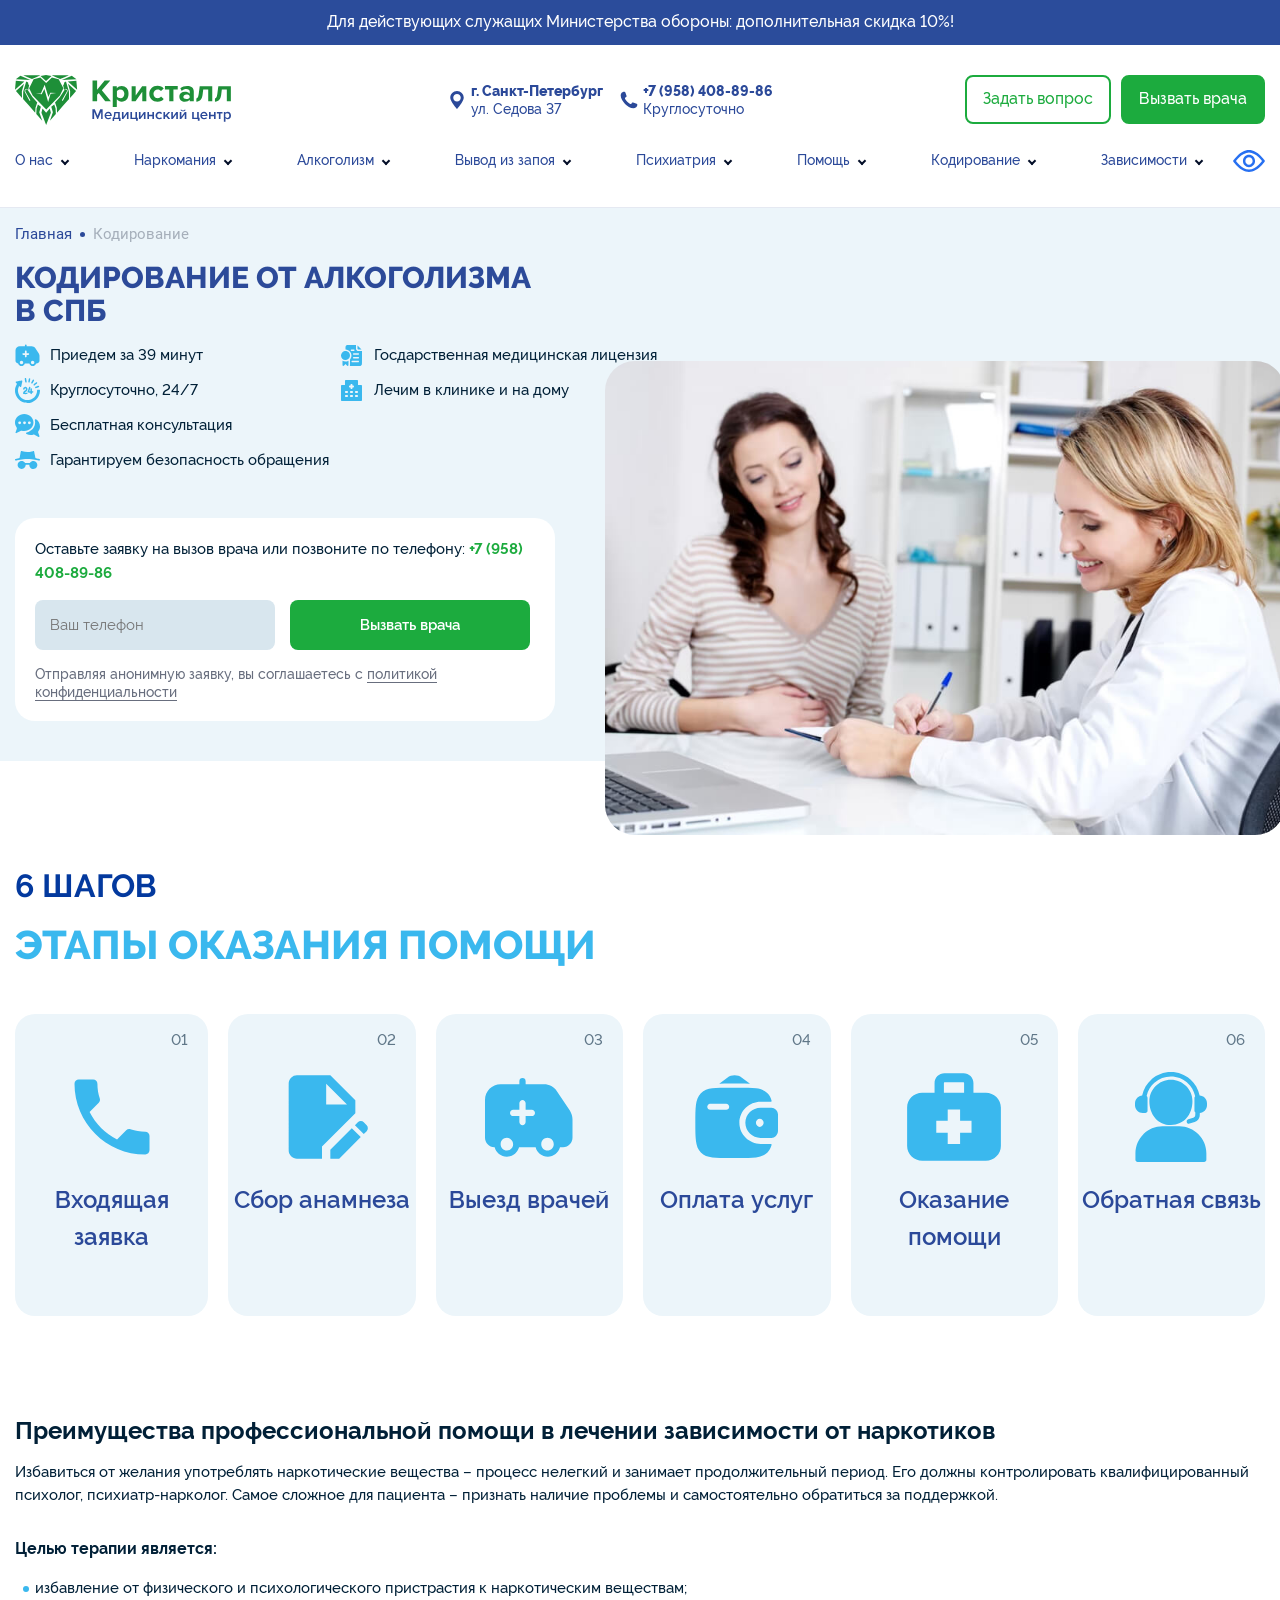
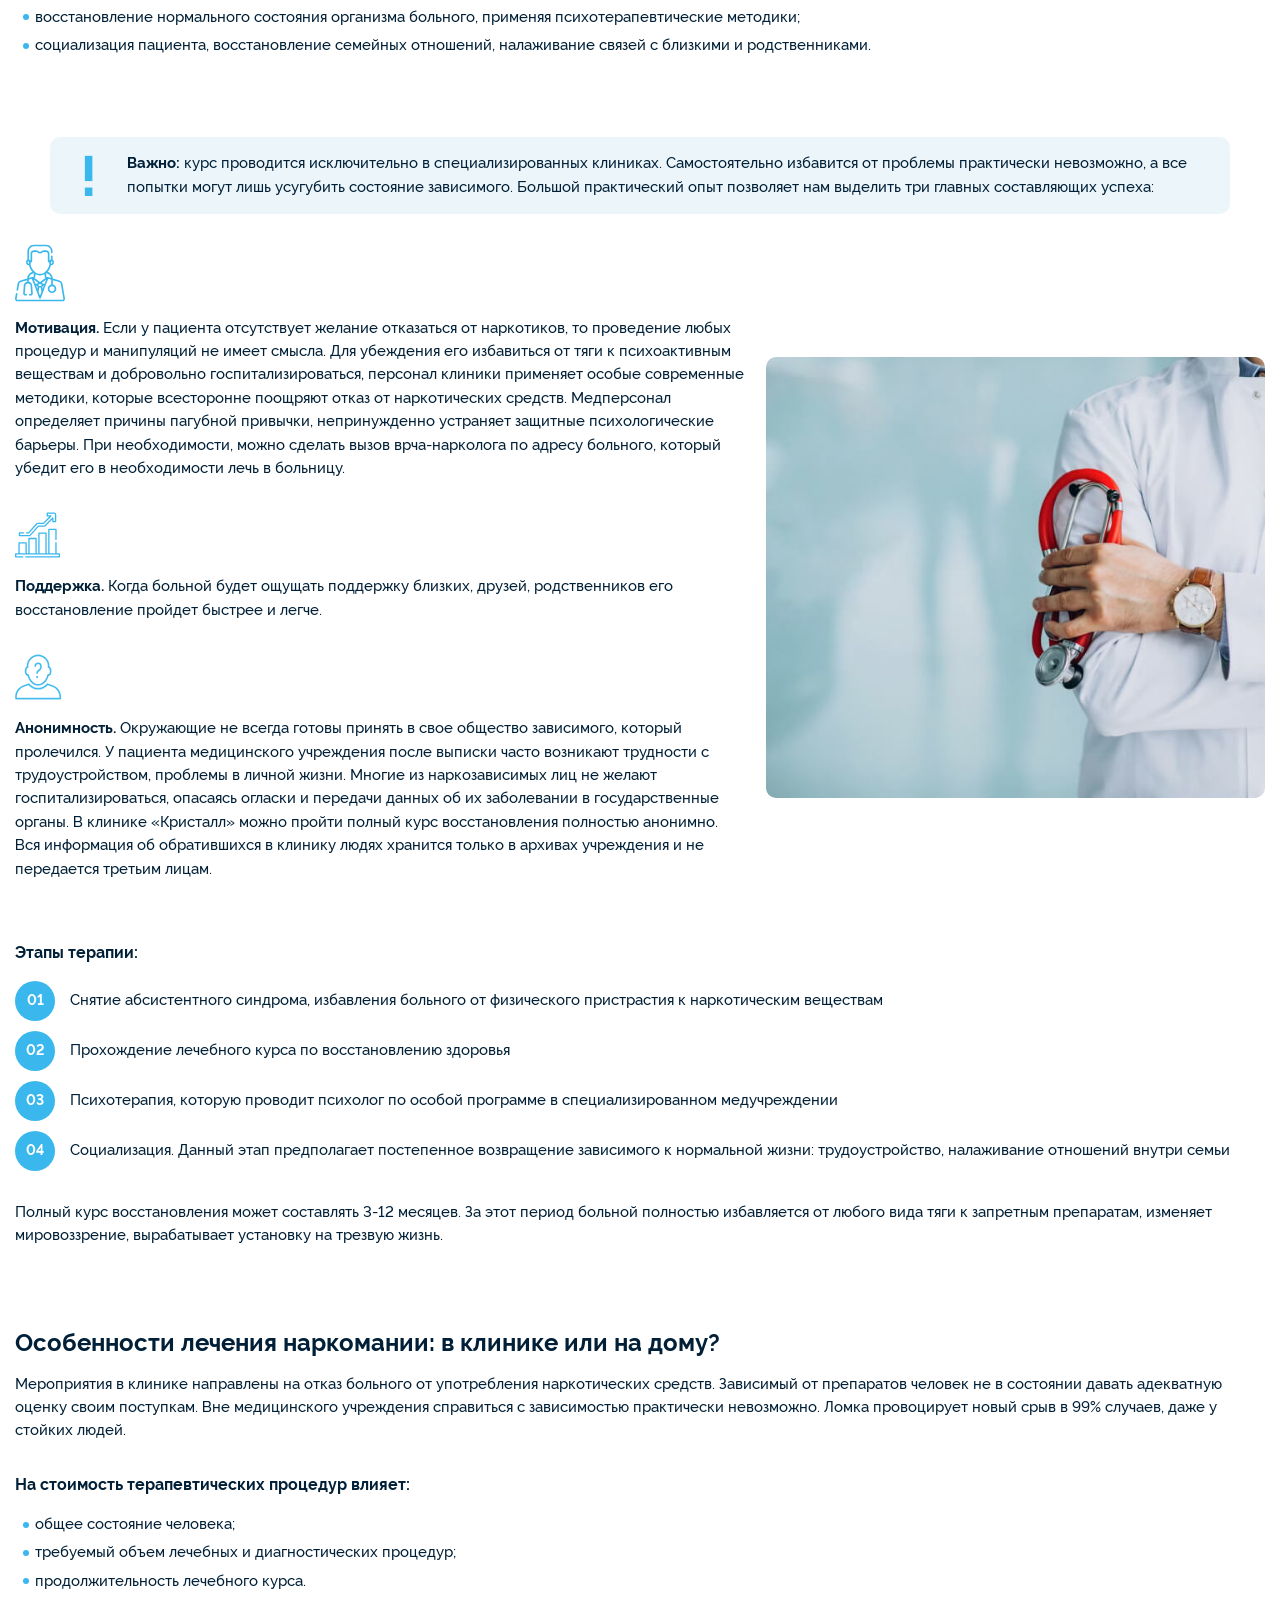
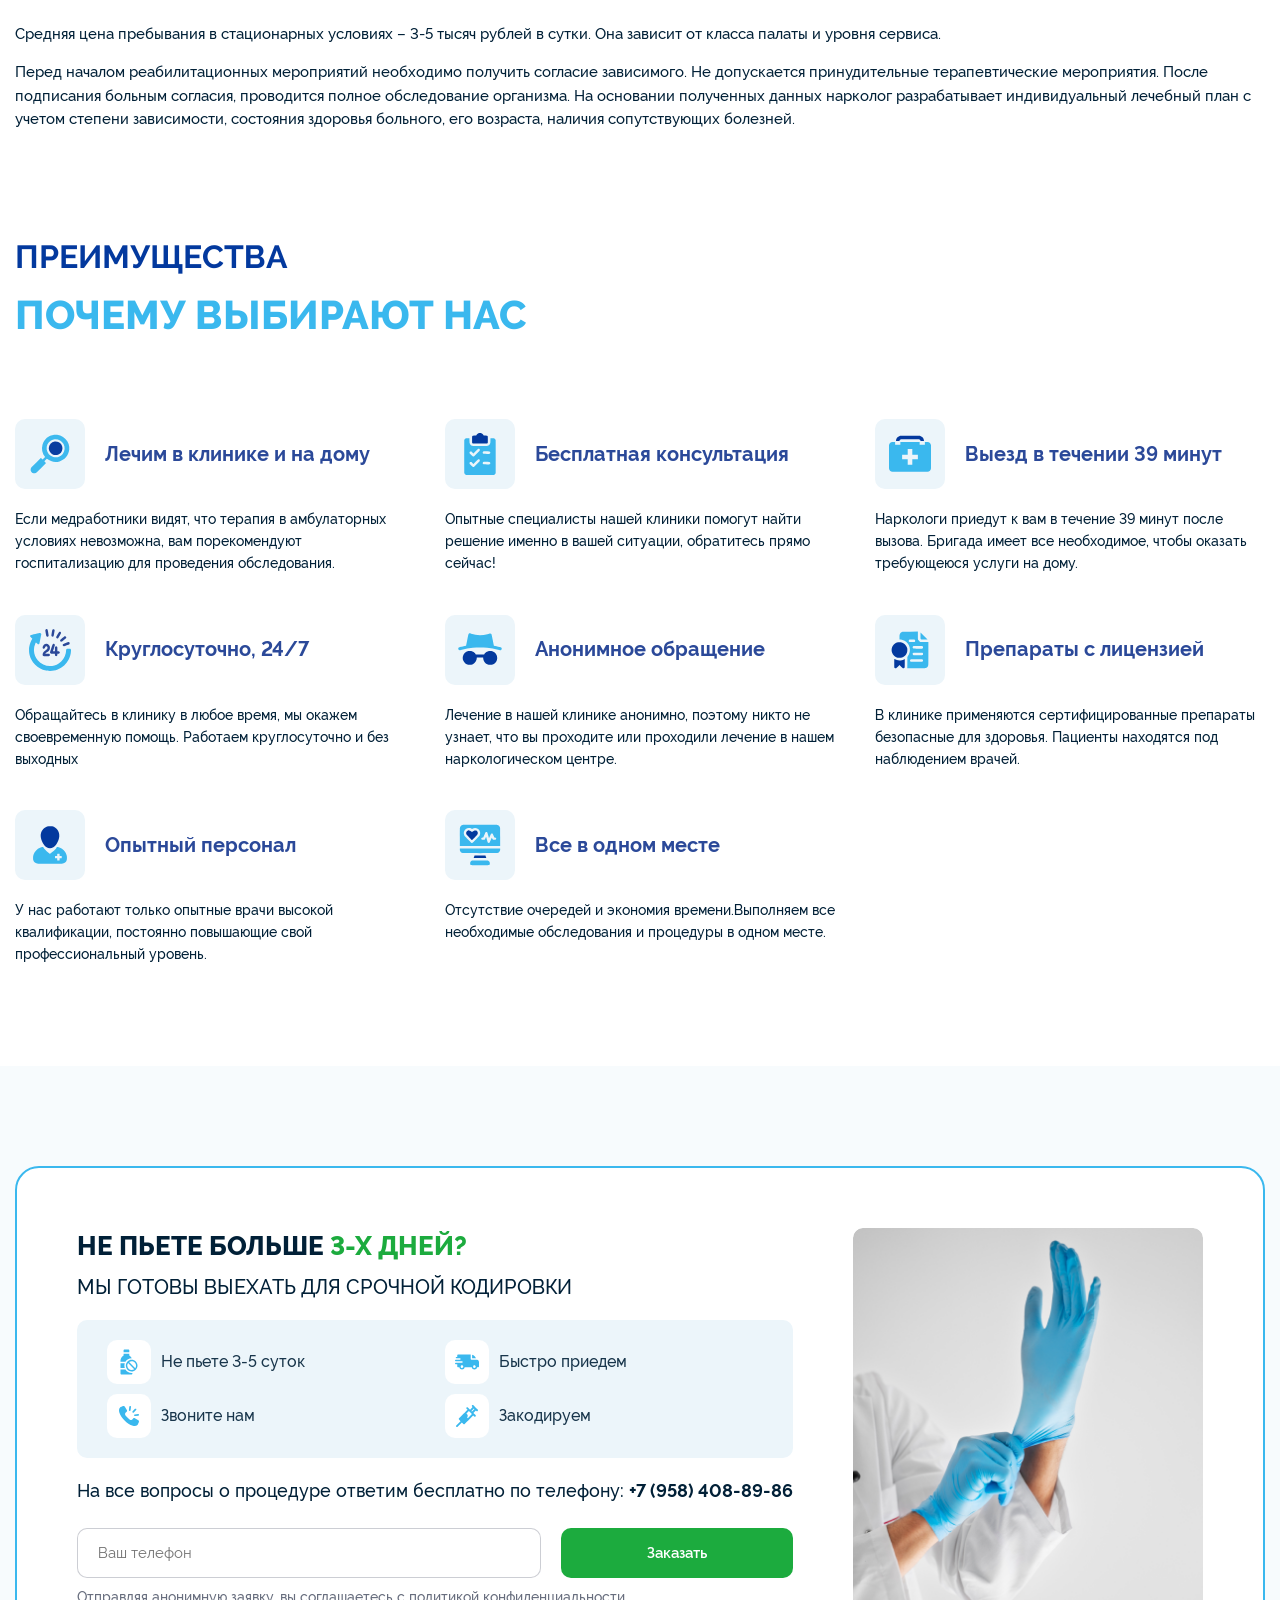
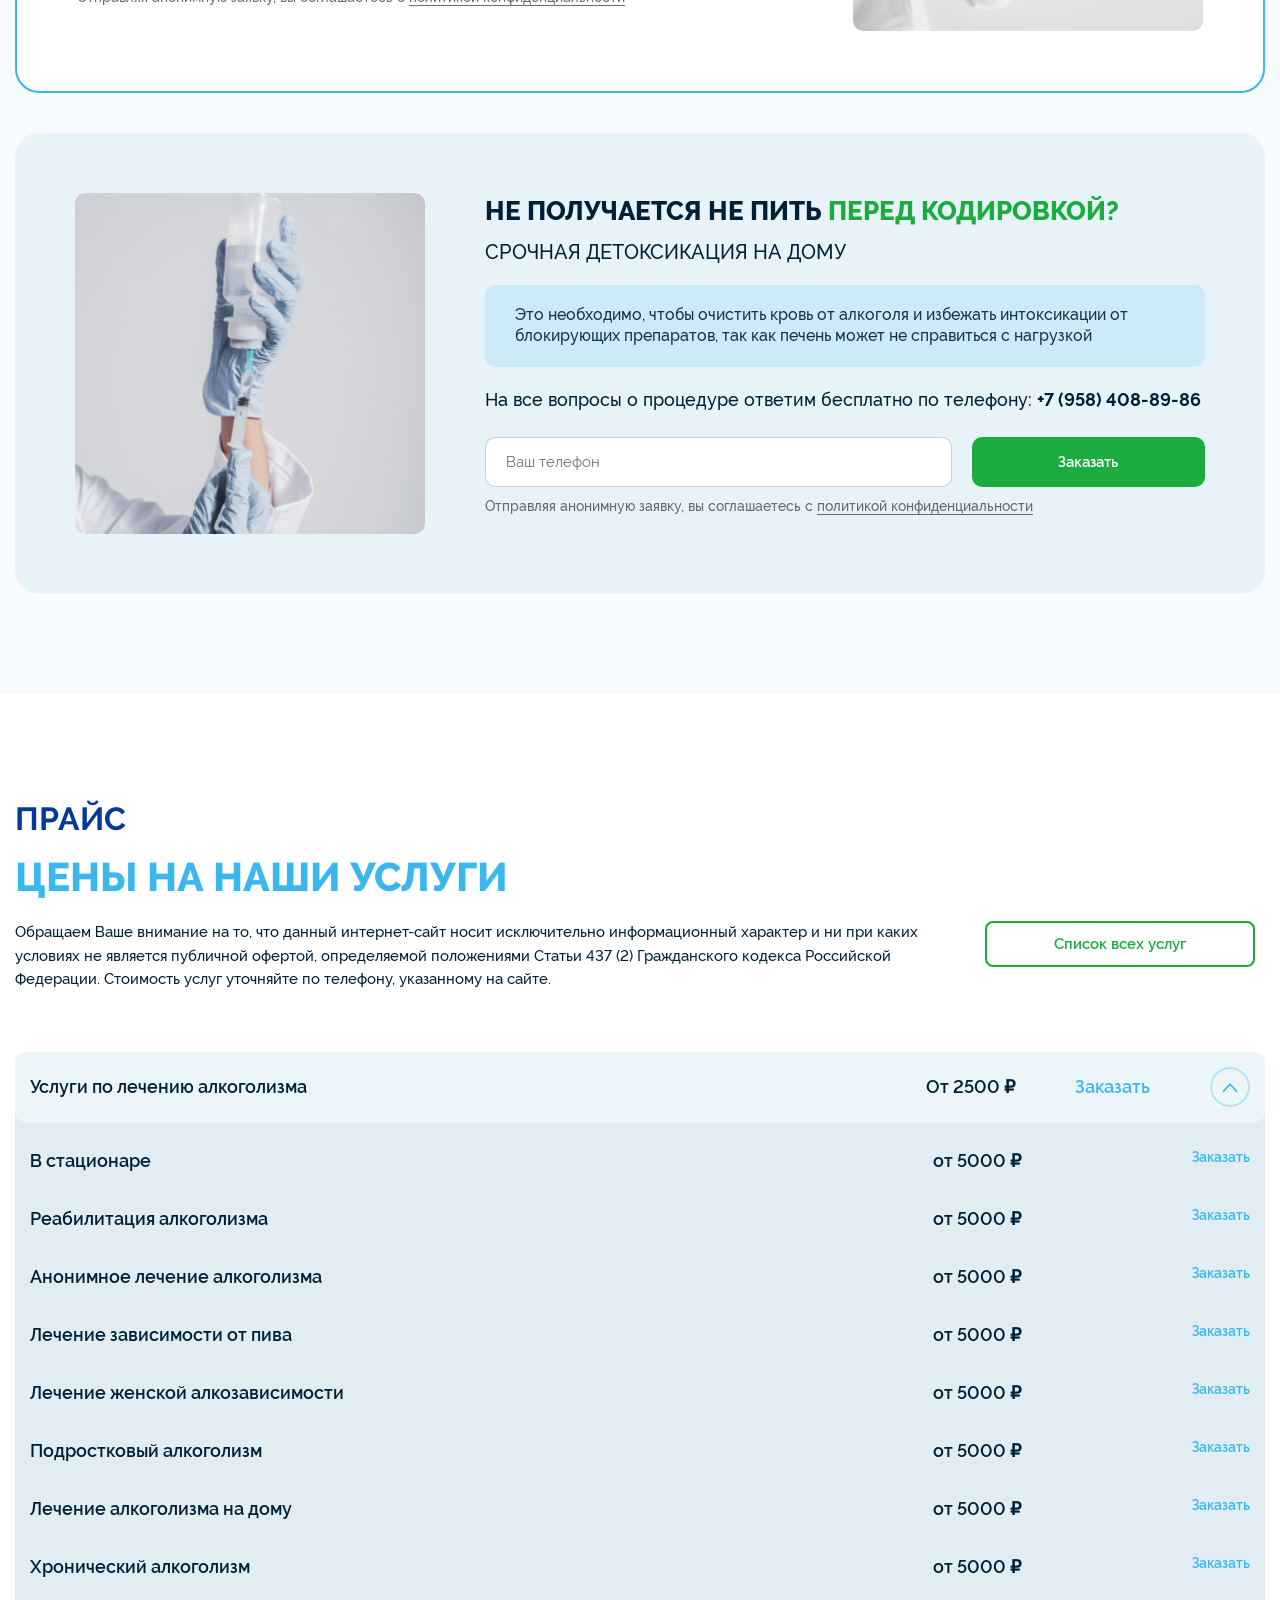
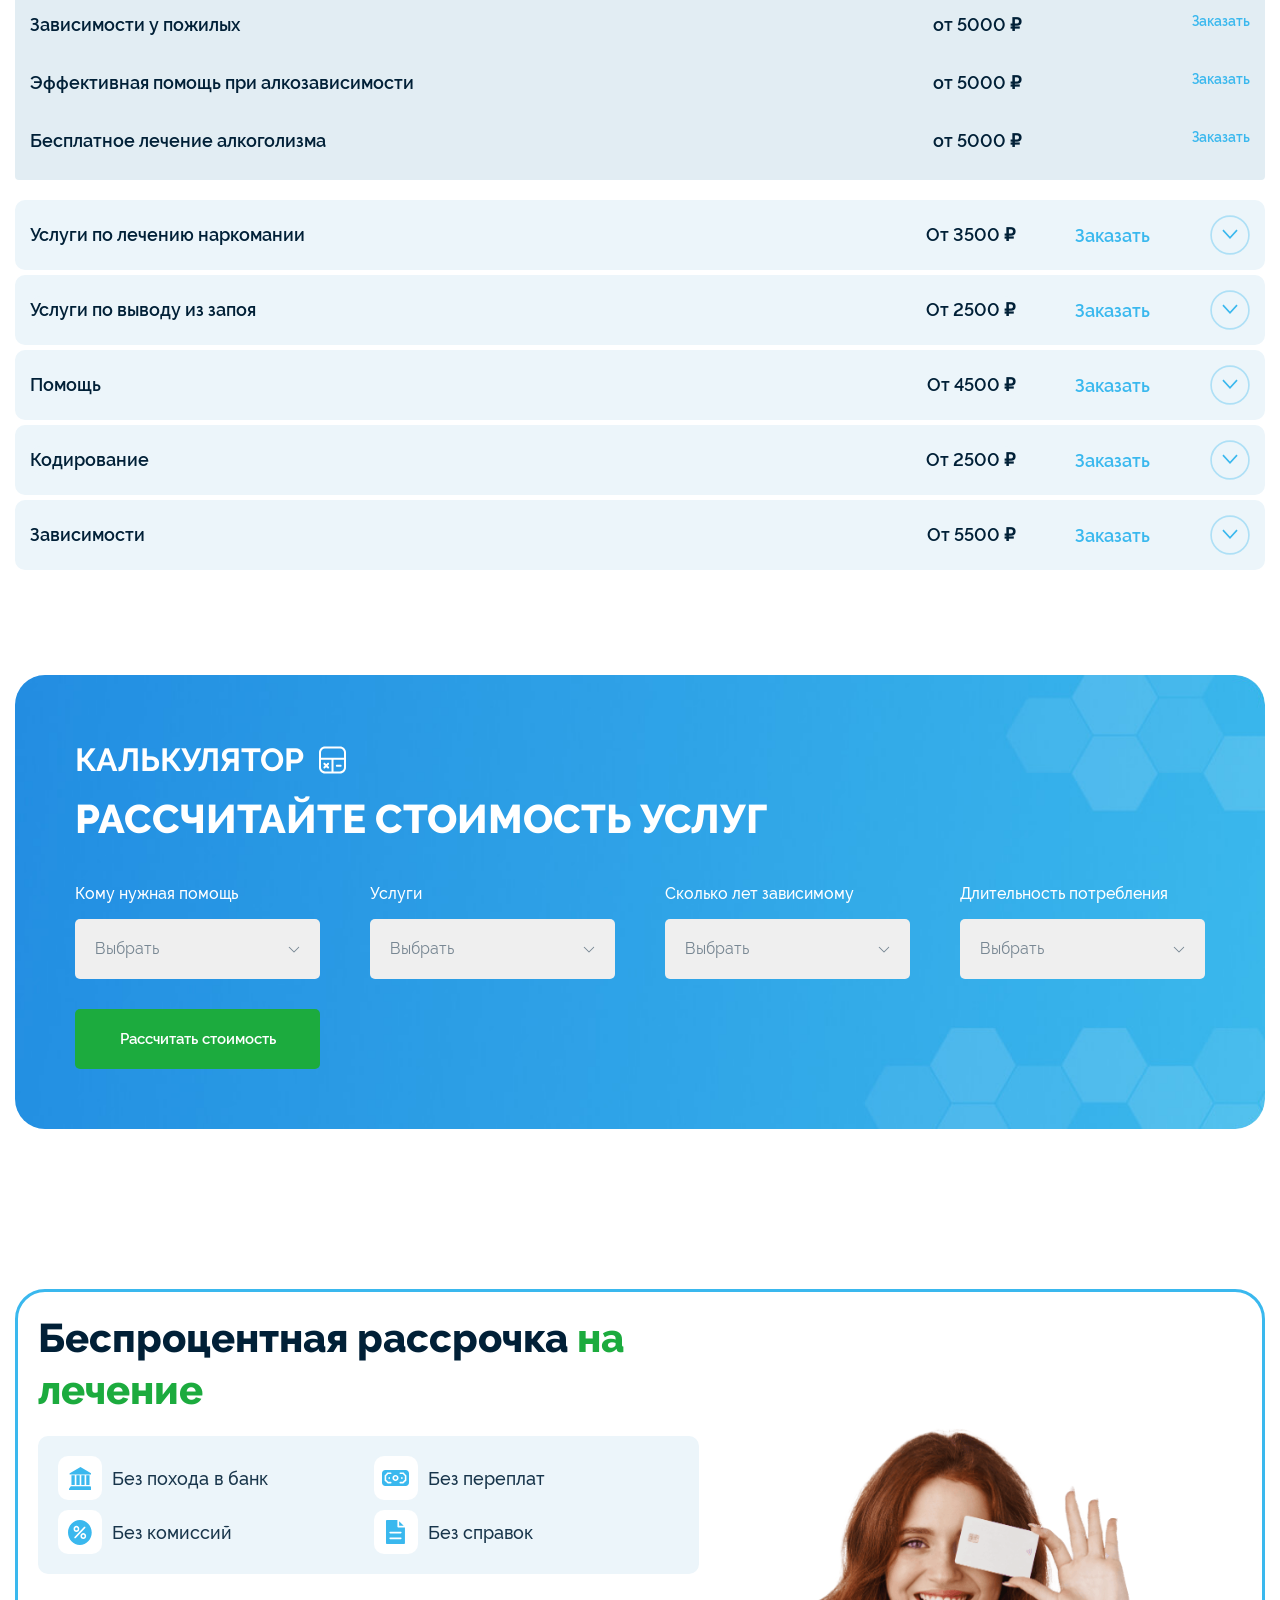
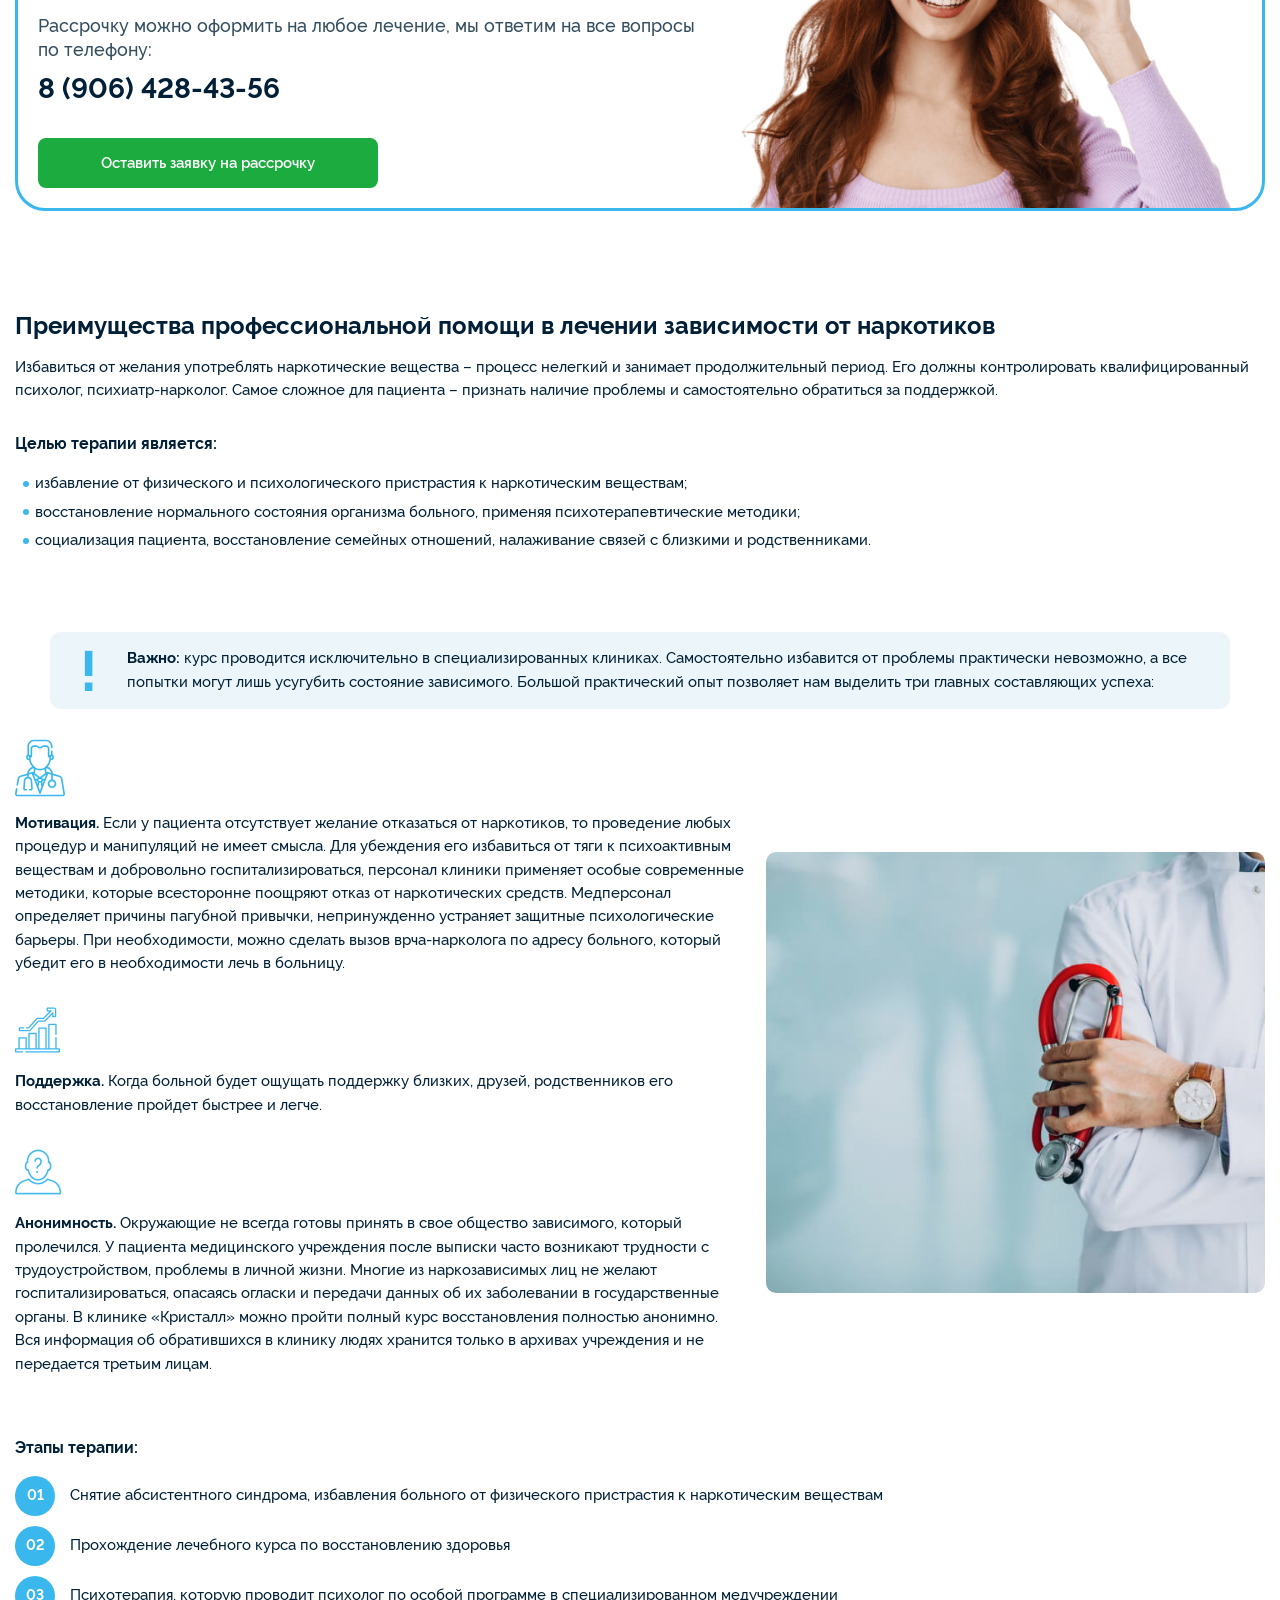
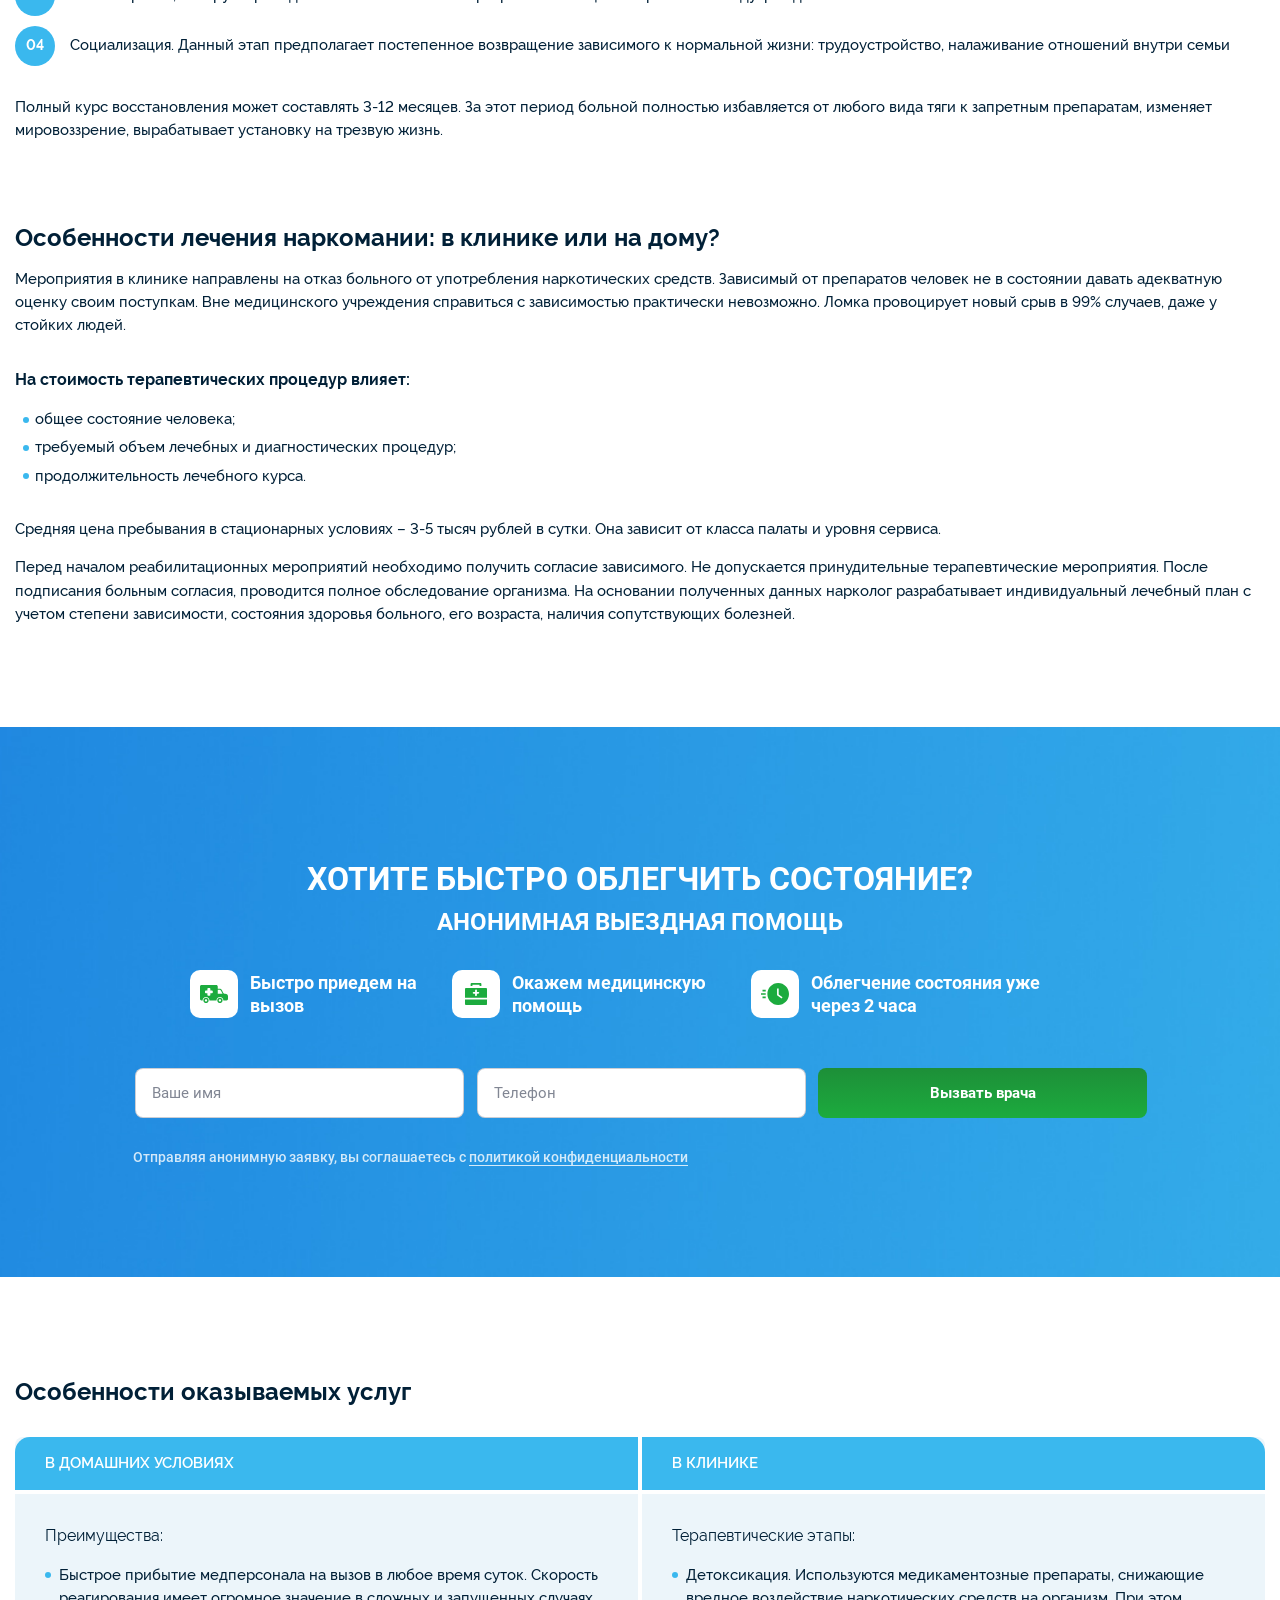
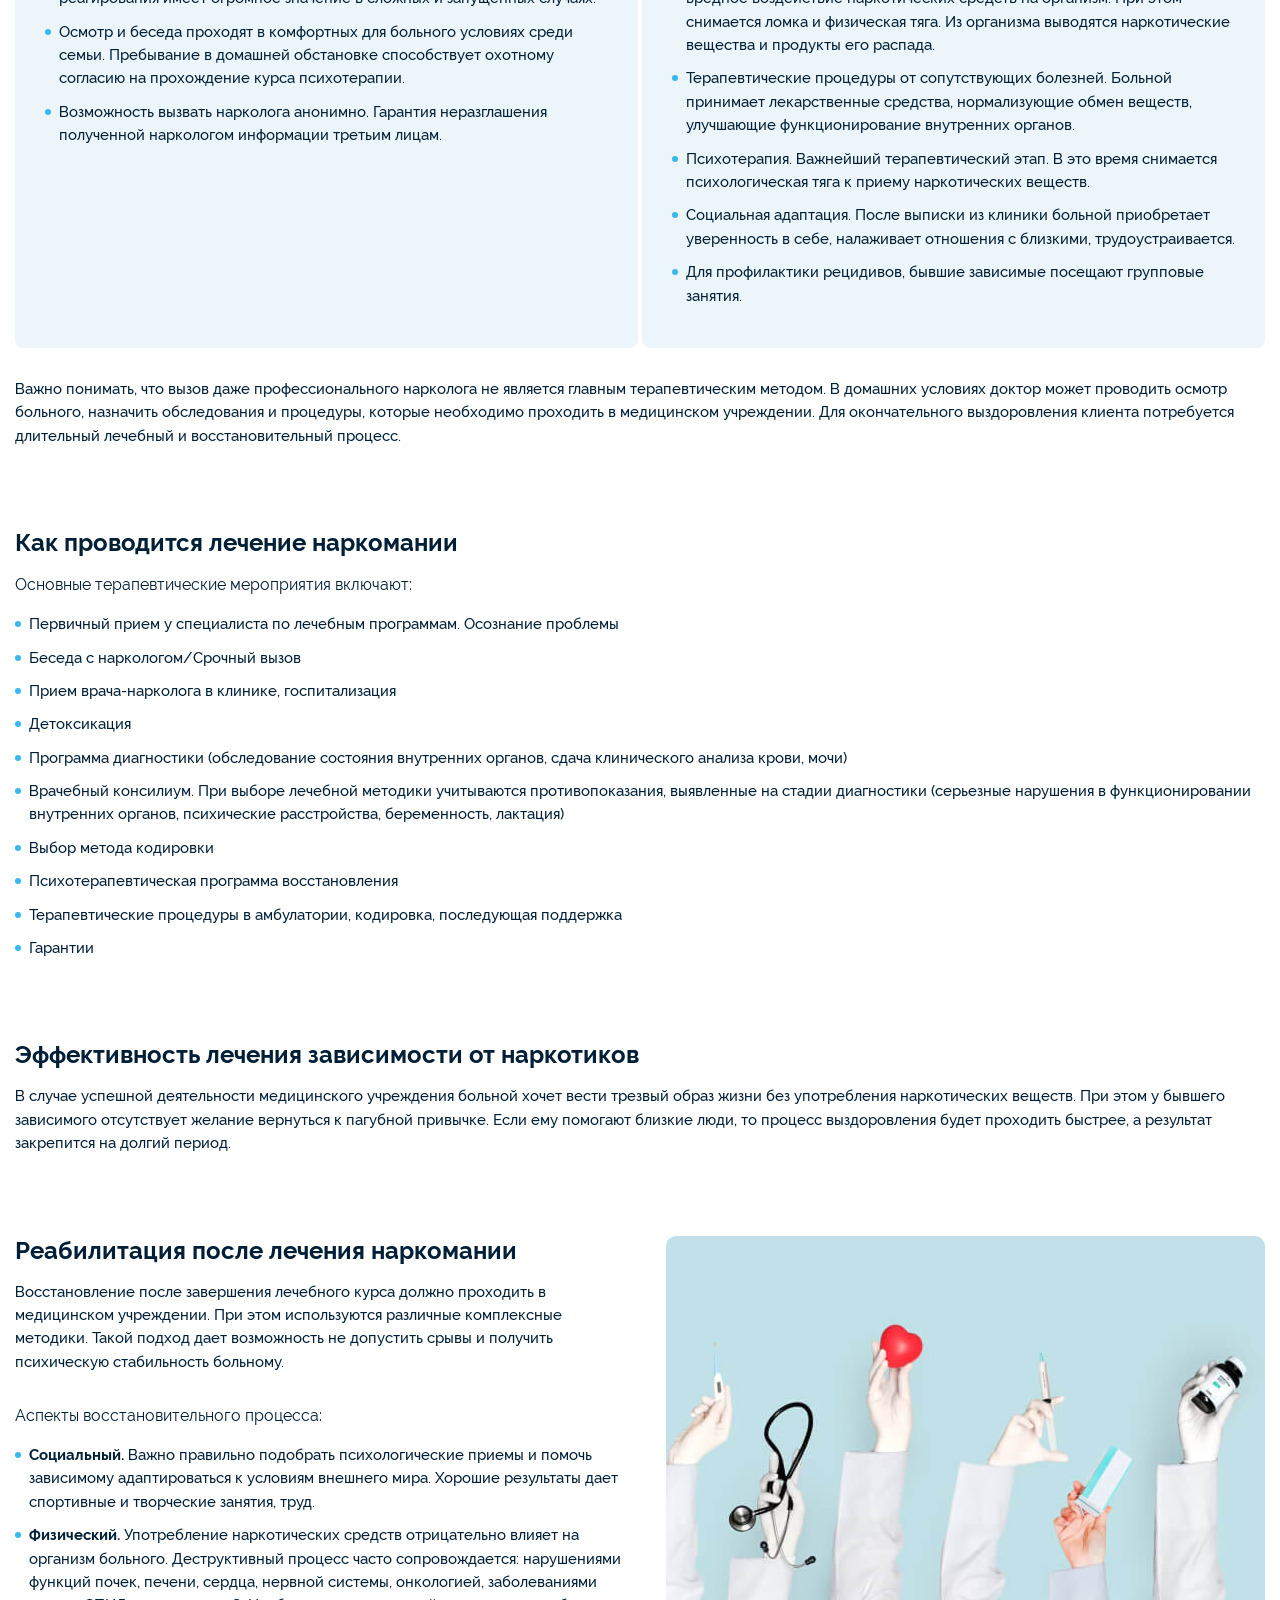
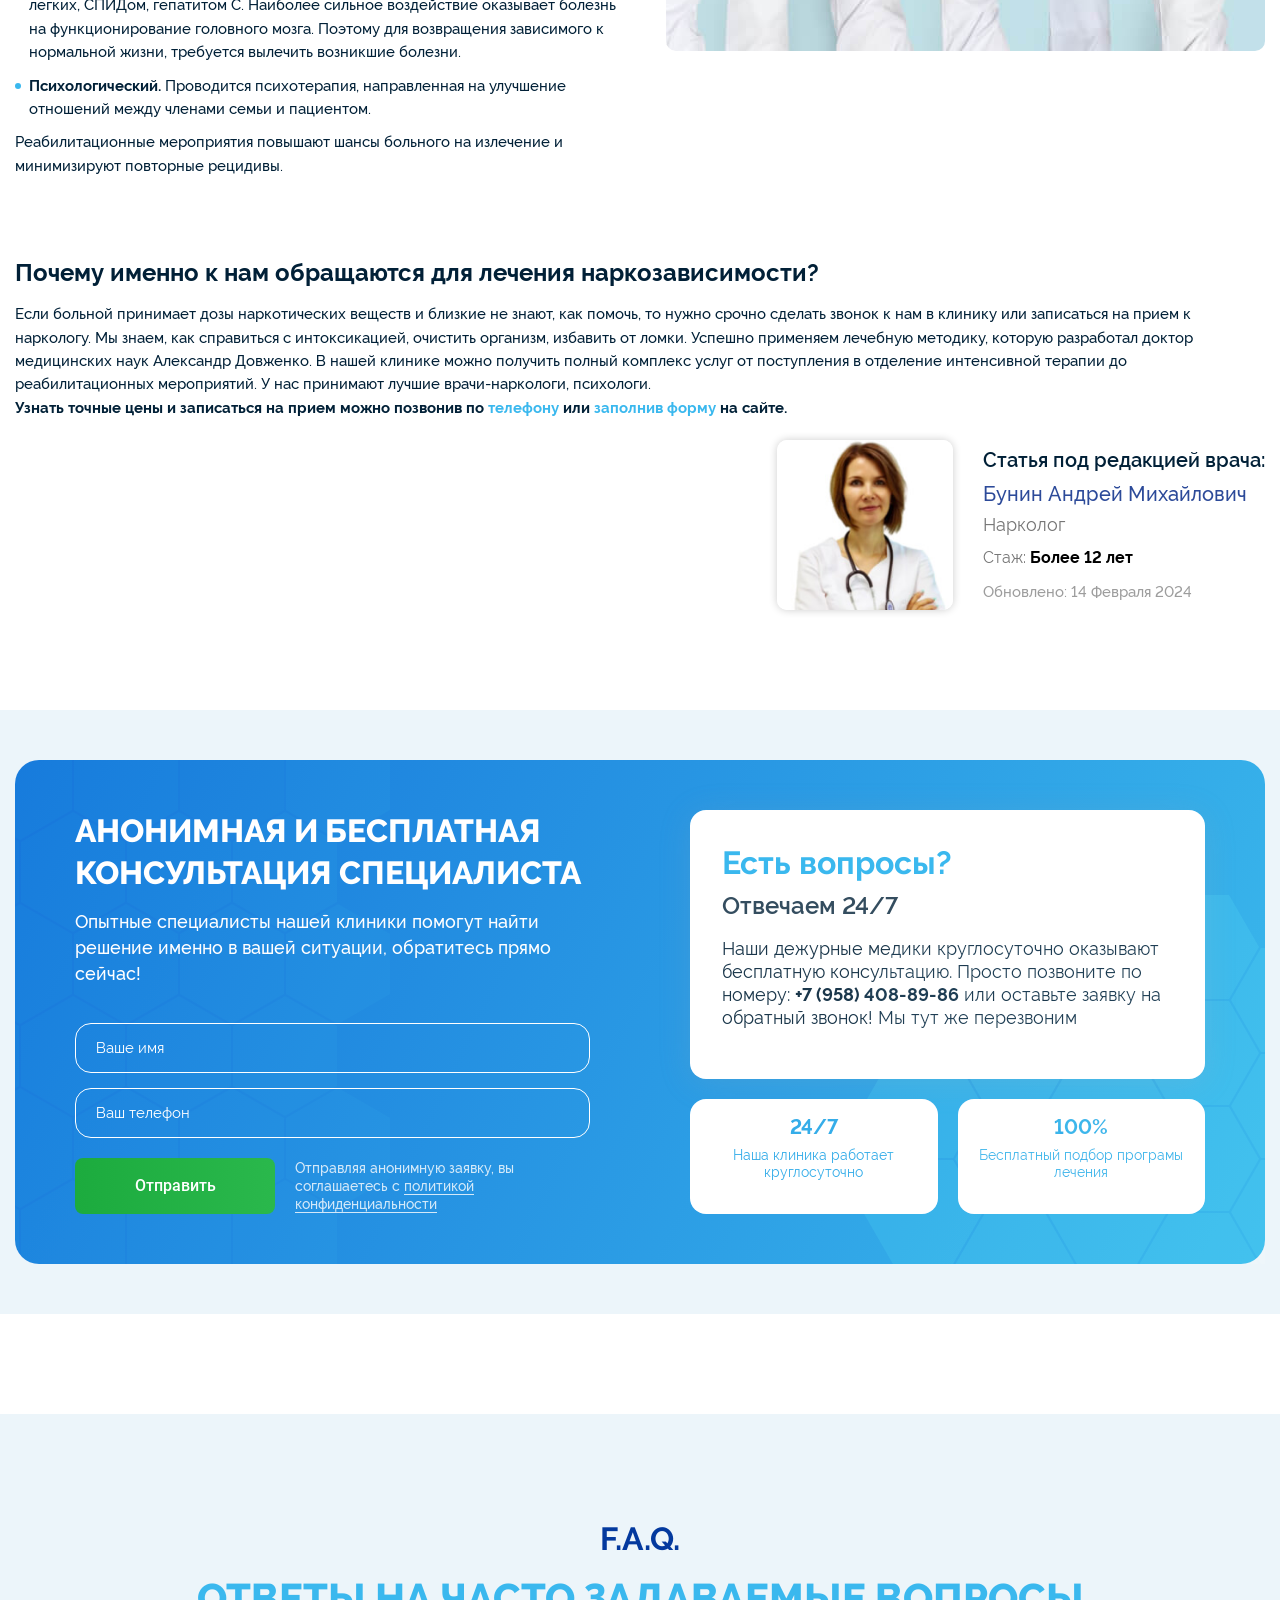
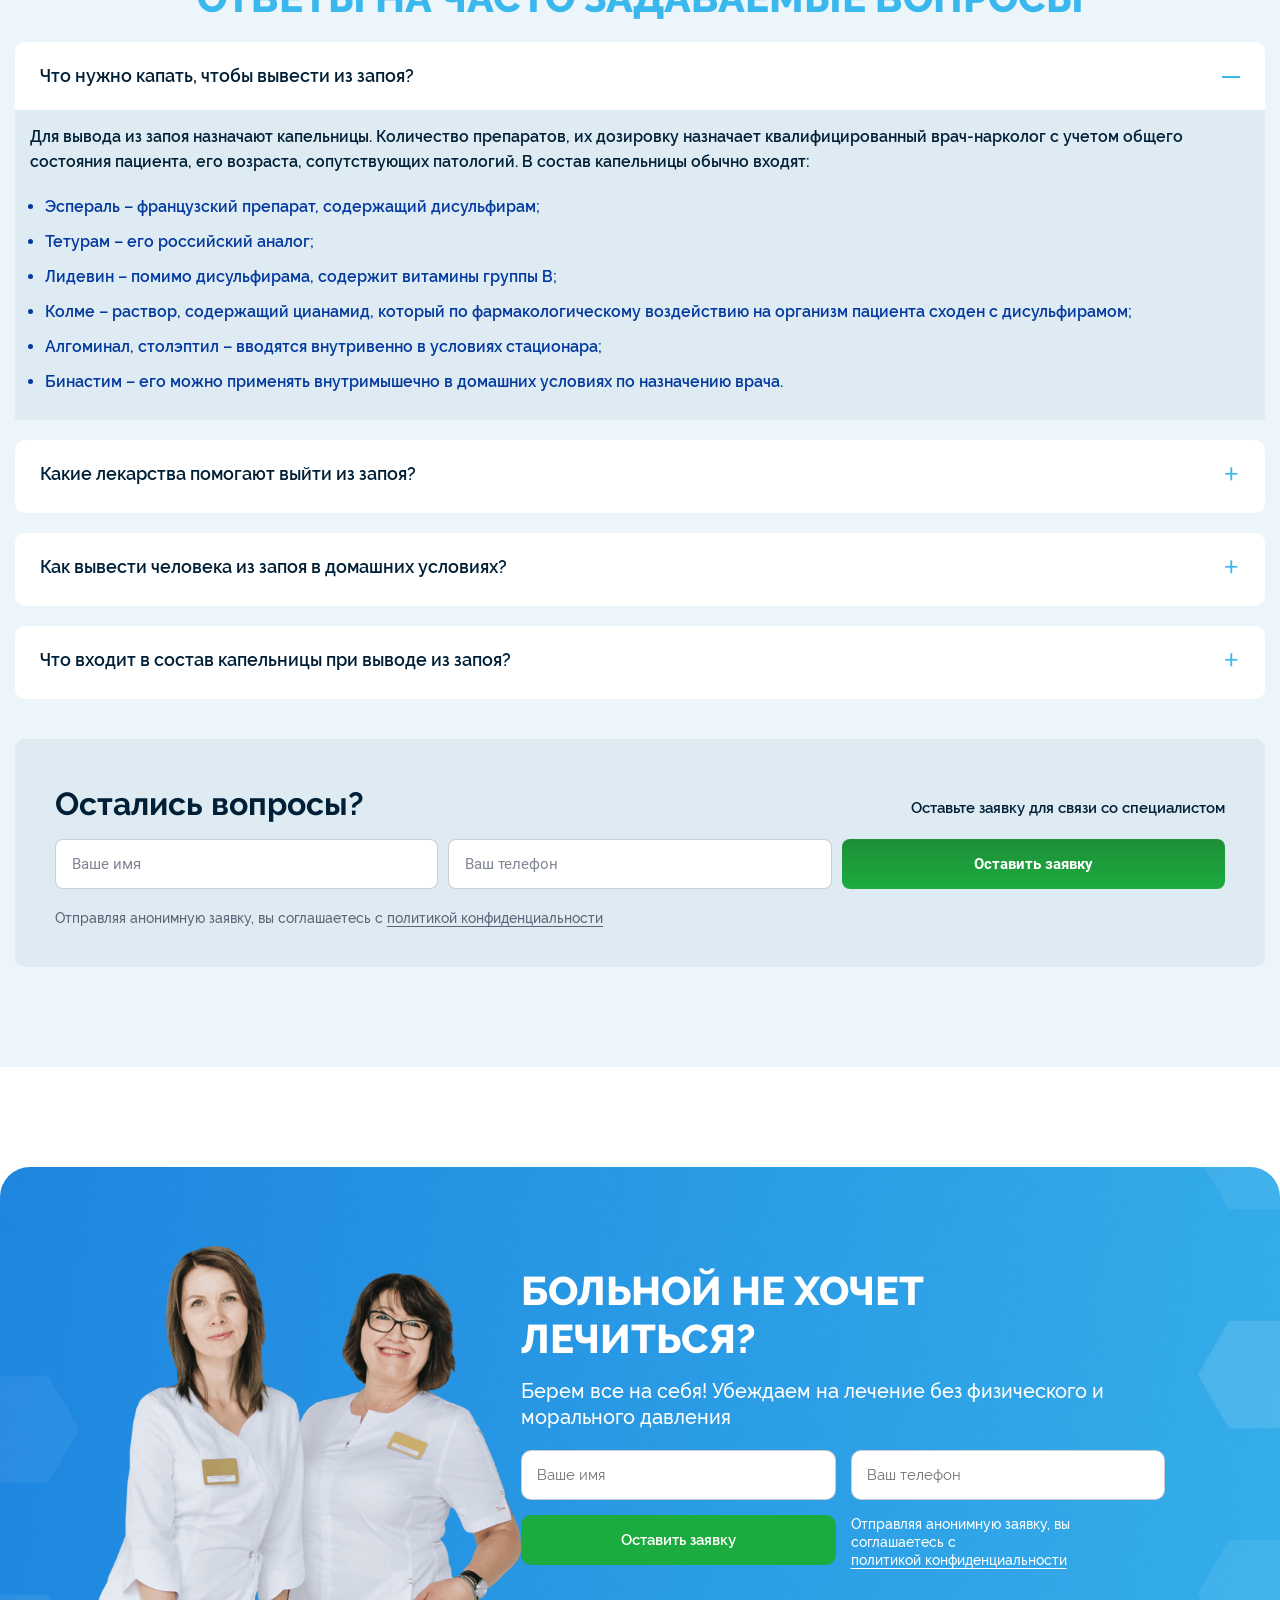
<file: kodirovanie.html>
<!DOCTYPE html>
<html lang="ru">

<head>
    <meta charset="UTF-8">
    <meta http-equiv="x-ua-compatible" content="ie=edge">
    <meta name="viewport" content="width=device-width, initial-scale=1, shrink-to-fit=no">
    <link rel="stylesheet" href="assets/css/build/fancybox.min.css">
    <link rel="stylesheet" href="assets/css/build/swiper.css">
    <link rel="stylesheet" href="assets/css/my_swiper.css">
    <link rel="stylesheet" href="assets/css/style.css">
    <script defer src="assets/js/swiper-bundle.js"></script>
    <script defer src="assets/js/fancybox.js"></script>
    <script defer src="assets/js/build/lidrekon-jquery.js"></script>
    <script defer src="assets/js/build/lidrekon.js"></script>
    <script defer src="assets/js/build/mask.js"></script>
    <script defer src="assets/js/app.js"></script>
    <script type="text/javascript">
        document.addEventListener('DOMContentLoaded', function () {
            let flagMap = false;
            const blockMap = document.getElementById('map');
            //const posTop = blockMap.getBoundingClientRect().top;
            if (blockMap) {
                console.log(blockMap)
                const mapBtn = document.getElementById('map__btn');
                if (mapBtn) {
                    mapBtn.addEventListener('click', () => {
                        if (!document.querySelector('[src="https://api-maps.yandex.ru/2.1/?apikey=ваш API-ключ&lang=ru_RU"]')) {
                            const script = document.createElement('script');
                            script.type = 'text/javascript';
                            script.src = 'https://api-maps.yandex.ru/2.1/?apikey=ваш API-ключ&lang=ru_RU';
                            document.head.appendChild(script);
                        };
                        setTimeout(function () {
                            ymaps.ready(init);

                            function init() {
                                const map = document.querySelector('#map');

                                if (map) {
                                    var myMap = new ymaps.Map("map", {
                                        center: [59.887349, 30.421384],
                                        zoom: 16,
                                    });
                                    var myPlacemark = new ymaps.Placemark([59.887349, 30.421384], {}, {
                                        iconLayout: 'default#image',
                                    });
                                    myMap.geoObjects.add(myPlacemark);
                                };
                            }
                            flagMap = true;
                            mapBtn.classList.add('active');
                        }, 1000)

                    })
                }

            }
        });
    </script>
    <title>Тут титл</title>
</head>

<body>
    <div class="jaw">
        <div class="jaw__container container">
            <p class="jaw__text">
                Для действующих служащих Министерства обороны: дополнительная скидка 10%!
            </p>
        </div>
    </div>
    <header class="header">
        <div class="header__bottom" id="#header__bottom">
            <div class="container">
                <div class="header__bottom-content--mobile">
                    <div class="header__bottom-content">
                        <div class="header__bottom-intro">
                            <a href="index.html" class="header__logo logo">
                                <picture>
                                    <source class="logo-img" srcset="assets/img/logo-mobile.svg" type="image/svg+xml">
                                    <img class="logo-img" src="assets/img/logo-mobile.png"
                                        alt="Кристалл медицинский центр">
                                </picture>
                            </a>
                            <div class="header__bottom-item">
                                <div class="header__bottom-item-p">
                                    <a href="tel:+79584088986" class="header__bottom-item-p-title"> +7 (958)
                                        408-89-86</a>
                                    Круглосуточно
                                </div>
                            </div>
                        </div>
                    </div>
                    <div class="burger__menu">
                        <span></span>
                    </div>
                </div>
                <div class="header__bottom-content--burger">
                    <div class="header__bottom-content">
                        <div class="header__bottom-intro">
                            <a href="index.html" class="header__logo logo">
                                <picture>
                                    <source class="logo-img" srcset="assets/img/logo.svg" type="image/svg+xml">
                                    <img class="logo-img" src="assets/img/logo.png" alt="Кристалл медицинский центр">
                                </picture>
                            </a>
                            <div class="header__bottom-item header__bottom-item--line">
                                Принимаем вызовы 24/7, без выходных. <br>
                                Гарантируем анонимность обращения
                            </div>
                        </div>
                        <div class="header__bottom-intro">
                            <div class="header__bottom-item">
                                <picture>
                                    <source class="icon-header" srcset="assets/img/icon/map.svg" type="image/svg+xml">
                                    <img class="icon-header" src="assets/img/icon/map.png" alt="map">
                                </picture>
                                <a href="#" class="header__bottom-item-p">
                                    <span class="header__bottom-item-p-title"> г. Санкт-Петербург </span>
                                    ул. Седова 37
                                </a>
                            </div>
                            <div class="header__bottom-item">
                                <picture>
                                    <source class="icon-header" srcset="assets/img/icon/phone.svg" type="image/svg+xml">
                                    <img class="icon-header" src="assets/img/icon/phone.png" alt="map">
                                </picture>
                                <div class="header__bottom-item-p">
                                    <a href="tel:+79584088986" class="header__bottom-item-p-title"> +7 (958)
                                        408-89-86</a>
                                    Круглосуточно
                                </div>
                            </div>
                        </div>
                        <div class="header__bottom-intro">
                            <div class="header__bottom-item header__bottom-item--btns">
                                <a href="#"
                                    class="header__bottom-item--btn btn__standart btn--opacity open-popup-second">
                                    <span class="header__bottom-item-p">
                                        Задать вопрос
                                    </span>
                                    <picture>
                                        <img src="assets/img/icon/calcul.svg" alt="calculator">
                                    </picture>
                                </a>
                                <a href="#" class="btn__standart header__bottom-item--btn open-popup-second">
                                    <picture>
                                        <source srcset="assets/img/icon/phone--white.svg" type="image/svg+xml">
                                        <img src="assets/img/icon/phone--white.png" alt="calculator">
                                    </picture>
                                    <div class="header__bottom-item-p">
                                        Вызвать врача
                                    </div>
                                </a>
                            </div>
                        </div>
                    </div>
                    <div class="header__bottom-content">
                        <nav class="header__nav">
                            <ul class="nav-item">
                                <li class="header__click-submenu">
                                    <a href="#">О нас</a>
                                    <div class="header__nav-item panel-title"> </div>
                                    <ul class="header__submenu panel-body">
                                        <li><a href="#">Статьи</a></li>
                                        <li><a href="#">Акции</a></li>
                                        <li><a href="#">Контакты</a></li>
                                        <li><a href="#">Врачи</a></li>
                                        <li><a href="#">Фотогалерея</a></li>
                                        <li><a href="#">Лицензия</a></li>
                                        <li><a href="#">Вакансии</a></li>
                                        <li><a href="#">Отзывы</a></li>
                                        <li><a href="#">Цены</a></li>
                                    </ul>
                                </li>
                            </ul>
                            <ul class="nav-item">
                                <li class="header__click-submenu">
                                    <a href="#">Наркомания</a>
                                    <div class="header__nav-item panel-title"> </div>
                                    <ul class="header__submenu panel-body">
                                        <li><a href="#">Статьи</a></li>
                                        <li><a href="#">Акции</a></li>
                                        <li><a href="#">Контакты</a></li>
                                        <li><a href="#">Врачи</a></li>
                                        <li><a href="#">Фотогалерея</a></li>
                                        <li><a href="#">Лицензия</a></li>
                                        <li><a href="#">Вакансии</a></li>
                                        <li><a href="#">Отзывы</a></li>
                                        <li><a href="#">Цены</a></li>
                                    </ul>
                                </li>
                            </ul>
                            <ul class="nav-item">
                                <li class="header__click-submenu">
                                    <a href="#">Алкоголизм</a>
                                    <div class="header__nav-item panel-title"> </div>
                                    <ul class="header__submenu panel-body">
                                        <li><a href="#">Статьи</a></li>
                                        <li><a href="#">Акции</a></li>
                                        <li><a href="#">Контакты</a></li>
                                        <li><a href="#">Врачи</a></li>
                                        <li><a href="#">Фотогалерея</a></li>
                                        <li><a href="#">Лицензия</a></li>
                                        <li><a href="#">Вакансии</a></li>
                                        <li><a href="#">Отзывы</a></li>
                                        <li><a href="#">Цены</a></li>
                                    </ul>
                                </li>
                            </ul>
                            <ul class="nav-item">
                                <li class="header__click-submenu">
                                    <a href="#">Вывод из запоя</a>
                                    <div class="header__nav-item panel-title"> </div>
                                    <ul class="header__submenu panel-body">
                                        <li><a href="#">Статьи</a></li>
                                        <li><a href="#">Акции</a></li>
                                        <li><a href="#">Контакты</a></li>
                                        <li><a href="#">Врачи</a></li>
                                        <li><a href="#">Фотогалерея</a></li>
                                        <li><a href="#">Лицензия</a></li>
                                        <li><a href="#">Вакансии</a></li>
                                        <li><a href="#">Отзывы</a></li>
                                        <li><a href="#">Цены</a></li>
                                    </ul>
                                </li>
                            </ul>
                            <ul class="nav-item">
                                <li class="header__click-submenu">
                                    <a href="#">Психиатрия</a>
                                    <div class="header__nav-item panel-title"> </div>
                                    <ul class="header__submenu panel-body">
                                        <li><a href="#">Статьи</a></li>
                                        <li><a href="#">Акции</a></li>
                                        <li><a href="#">Контакты</a></li>
                                        <li><a href="#">Врачи</a></li>
                                        <li><a href="#">Фотогалерея</a></li>
                                        <li><a href="#">Лицензия</a></li>
                                        <li><a href="#">Вакансии</a></li>
                                        <li><a href="#">Отзывы</a></li>
                                        <li><a href="#">Цены</a></li>
                                    </ul>
                                </li>
                            </ul>
                            <ul class="nav-item">
                                <li class="header__click-submenu">
                                    <a href="#">Помощь</a>
                                    <div class="header__nav-item panel-title"> </div>
                                    <ul class="header__submenu panel-body">
                                        <li><a href="#">Статьи</a></li>
                                        <li><a href="#">Акции</a></li>
                                        <li><a href="#">Контакты</a></li>
                                        <li><a href="#">Врачи</a></li>
                                        <li><a href="#">Фотогалерея</a></li>
                                        <li><a href="#">Лицензия</a></li>
                                        <li><a href="#">Вакансии</a></li>
                                        <li><a href="#">Отзывы</a></li>
                                        <li><a href="#">Цены</a></li>
                                    </ul>
                                </li>
                            </ul>
                            <ul class="nav-item">
                                <li class="header__click-submenu">
                                    <a href="#">Кодирование</a>
                                    <div class="header__nav-item panel-title"> </div>
                                    <ul class="header__submenu panel-body">
                                        <li><a href="#">Статьи</a></li>
                                        <li><a href="#">Акции</a></li>
                                        <li><a href="#">Контакты</a></li>
                                        <li><a href="#">Врачи</a></li>
                                        <li><a href="#">Фотогалерея</a></li>
                                        <li><a href="#">Лицензия</a></li>
                                        <li><a href="#">Вакансии</a></li>
                                        <li><a href="#">Отзывы</a></li>
                                        <li><a href="#">Цены</a></li>
                                    </ul>
                                </li>
                            </ul>
                            <ul class="nav-item">
                                <li class="header__click-submenu">
                                    <a href="#">Зависимости</a>
                                    <div class="header__nav-item panel-title"> </div>
                                    <ul class="header__submenu panel-body">
                                        <li><a href="#">Статьи</a></li>
                                        <li><a href="#">Акции</a></li>
                                        <li><a href="#">Контакты</a></li>
                                        <li><a href="#">Врачи</a></li>
                                        <li><a href="#">Фотогалерея</a></li>
                                        <li><a href="#">Лицензия</a></li>
                                        <li><a href="#">Вакансии</a></li>
                                        <li><a href="#">Отзывы</a></li>
                                        <li><a href="#">Цены</a></li>
                                    </ul>
                                </li>
                            </ul>
                        </nav>
                        <div class="header__bottom-content__icon">
                            <div class="eye-version">
                                <img width="32" height="32" id="specialButton" style="cursor:pointer;"
                                    src="assets/img/icon/lidrecon.svg" alt="ВЕРСИЯ ДЛЯ СЛАБОВИДЯЩИХ"
                                    title="ВЕРСИЯ ДЛЯ СЛАБОВИДЯЩИХ" class="aspect-ratio">
                            </div>
                        </div>
                    </div>
                </div>
                <div class="header__bottom-item header__bottom-item--btns header__bottom-item--btns_mobile">
                    <a href="#" class="header__bottom-item--btn btn__standart btn--opacity open-popup-second">
                        <span class="header__bottom-item-p">
                            Задать вопрос
                        </span>
                        <picture>
                            <img src="assets/img/icon/calcul.svg" alt="calculator">
                        </picture>
                    </a>
                    <a href="#" class="btn__standart header__bottom-item--btn open-popup-second">
                        <picture>
                            <source srcset="assets/img/icon/phone--white.svg" type="image/svg+xml">
                            <img src="assets/img/icon/phone--white.png" alt="calculator">
                        </picture>
                        <div class="header__bottom-item-p">
                            Вызвать врача
                        </div>
                    </a>
                </div>
            </div>
        </div>
    </header>

    <main class="main">
        <section class="into section-margin">
            <div class="container">
                <div class="into-inner">
                    <ul class="breadcrumbs">
                        <li><a href="#">Главная</a></li>
                        <li><a href="#">Кодирование</a></li>
                    </ul>
                    <div>
                        <div>
                            <h1>Кодирование от алкоголизма в СПБ</h1>
                            <ul>
                                <li>
                                    <picture>
                                        <source srcset="assets/img/lechenie/noun-ambulance.svg" type="image/svg+xml">
                                        <img src="assets/img/lechenie/noun-ambulance.png" alt="noun-ambulance">
                                    </picture>
                                    Приедем за 39 минут
                                </li>
                                <li>
                                    <picture>
                                        <source srcset="assets/img/lechenie/24-hours.svg" type="image/svg+xml">
                                        <img src="assets/img/lechenie/24-hours.png" alt="24-hours">
                                    </picture>
                                    Круглосуточно, 24/7
                                </li>
                                <li>
                                    <picture>
                                        <source srcset="assets/img/lechenie/noun-chat.svg" type="image/svg+xml">
                                        <img src="assets/img/lechenie/noun-chat.png" alt="noun-chat">
                                    </picture>
                                    Бесплатная консультация
                                </li>
                                <li>
                                    <picture>
                                        <source srcset="assets/img/lechenie/incognito.svg" type="image/svg+xml">
                                        <img src="assets/img/lechenie/incognito.png" alt="incognito">
                                    </picture>
                                    Гарантируем безопасность обращения
                                </li>

                                <li>
                                    <picture>
                                        <source srcset="assets/img/lechenie/certificate.svg" type="image/svg+xml">
                                        <img src="assets/img/lechenie/certificate.png" alt="certificate">
                                    </picture>
                                    Госдарственная медицинская лицензия
                                </li>
                                <li>
                                    <picture>
                                        <source srcset="assets/img/lechenie//uis_hospital.svg" type="image/svg+xml">
                                        <img src="assets/img/lechenie/uis_hospital.png" alt="/uis_hospital">
                                    </picture>
                                    Лечим в клинике и на дому
                                </li>
                            </ul>
                            <form action="">
                                <span>Оставьте заявку на вызов врача или позвоните по телефону: <a href="#">+7 (958)
                                        408-89-86</a>
                                </span>
                                <label class="user-input-wrp">
                                    <input type="tel" class="form--phone" placeholder="Ваш телефон" required />
                                </label>
                                <button class="btn__standart" type="submit">Вызвать врача</button>
                                <p class="form-policy">
                                    Отправляя анонимную заявку, вы соглашаетесь
                                    с <a href="#">политикой конфиденциальности</a>
                                </p>
                            </form>
                        </div>
                        <div>
                            <img src="assets/img/lechenie.jpg" alt="lechenie">
                        </div>
                    </div>
                </div>
            </div><!--container-->
        </section><!--into-->
        <section class="stage section-margin element-animation">
            <div class="container">
                <h2 class="section-title">6 шагов</h2>
                <h2 class="section-subtitle">этапы оказания помощи</h2>
                <div class="stage-inner">

                    <div class="stage-item">
                        <div class="stage-number">01</div>
                        <div class="stage-img">
                            <picture>
                                <source srcset="assets/img/stage/1.svg" type="image/svg+xml">
                                <img src="assets/img/stage/1.png" alt="stage1">
                            </picture>
                        </div>
                        <div class="stage-name">Входящая заявка</div>
                    </div><!--stage-item-->

                    <div class="stage-item">
                        <div class="stage-number">02</div>
                        <div class="stage-img">
                            <picture>
                                <source srcset="assets/img/stage/2.svg" type="image/svg+xml">
                                <img src="assets/img/stage/2.png" alt="stage2">
                            </picture>
                        </div>
                        <div class="stage-name">Сбор анамнеза</div>
                    </div><!--stage-item-->
                    <div class="stage-item">
                        <div class="stage-number">03</div>
                        <div class="stage-img">
                            <picture>
                                <source srcset="assets/img/stage/3.svg" type="image/svg+xml">
                                <img src="assets/img/stage/3.png" alt="stage3">
                            </picture>
                        </div>
                        <div class="stage-name">Выезд врачей</div>
                    </div><!--stage-item-->
                    <div class="stage-item">
                        <div class="stage-number">04</div>
                        <div class="stage-img">
                            <picture>
                                <source srcset="assets/img/stage/4.svg" type="image/svg+xml">
                                <img src="assets/img/stage/4.png" alt="stage4">
                            </picture>
                        </div>
                        <div class="stage-name">Оплата услуг</div>
                    </div><!--stage-item-->
                    <div class="stage-item">
                        <div class="stage-number">05</div>
                        <div class="stage-img">
                            <picture>
                                <source srcset="assets/img/stage/5.svg" type="image/svg+xml">
                                <img src="assets/img/stage/5.png" alt="stage5">
                            </picture>
                        </div>
                        <div class="stage-name">Оказание помощи</div>
                    </div><!--stage-item-->
                    <div class="stage-item">
                        <div class="stage-number">06</div>
                        <div class="stage-img">
                            <picture>
                                <source srcset="assets/img/stage/6.svg" type="image/svg+xml">
                                <img src="assets/img/stage/6.png" alt="stage6">
                            </picture>
                        </div>
                        <div class="stage-name">Обратная связь</div>
                    </div><!--stage-item-->
                </div><!--stage-inner-->
            </div><!--container-->
        </section>
        <section class="plus section-margin">
            <div class="container">
                <div class="plus-inner">
                    <h3 class="section-title--small">Преимущества профессиональной помощи в лечении зависимости от
                        наркотиков
                    </h3>
                    <p>Избавиться от желания употреблять наркотические вещества – процесс нелегкий и занимает
                        продолжительный период. Его должны контролировать квалифицированный психолог, психиатр-нарколог.
                        Самое
                        сложное для пациента – признать наличие проблемы и самостоятельно обратиться за поддержкой.</p>
                    <ul>
                        <h6>Целью терапии является:</h6>
                        <li>избавление от физического и психологического пристрастия к наркотическим веществам;</li>
                        <li>восстановление нормального состояния организма больного, применяя психотерапевтические
                            методики;
                        </li>
                        <li>социализация пациента, восстановление семейных отношений, налаживание связей с близкими и
                            родственниками.</li>
                    </ul>
                    <div class="plus-important">
                        <p>
                            <span>Важно:</span> курс проводится исключительно в специализированных клиниках.
                            Самостоятельно
                            избавится от проблемы практически невозможно, а все попытки могут лишь усугубить состояние
                            зависимого. Большой практический опыт позволяет нам выделить три главных составляющих
                            успеха:
                        </p>
                    </div>
                    <div class="plus__center">
                        <div class="plus__center-item plus__center-item--big">
                            <div class="plus__center-elem">
                                <picture>
                                    <source srcset="assets/img/plus/1.svg" type="image/svg+xml">
                                    <img src="assets/img/plus/1.png" alt="Мотивация">
                                </picture>
                                <p>
                                    <span>Мотивация.</span>
                                    Если у пациента отсутствует желание отказаться от наркотиков, то проведение любых
                                    процедур и
                                    манипуляций не имеет смысла. Для убеждения его избавиться от тяги к психоактивным
                                    веществам
                                    и добровольно госпитализироваться, персонал клиники применяет особые современные
                                    методики,
                                    которые всесторонне поощряют отказ от наркотических средств. Медперсонал определяет
                                    причины
                                    пагубной привычки, непринужденно устраняет защитные психологические барьеры. При
                                    необходимости, можно сделать вызов врча-нарколога по адресу больного, который убедит
                                    его в
                                    необходимости лечь в больницу.
                                </p>
                            </div>
                            <div class="plus__center-elem">
                                <picture>
                                    <source srcset="assets/img/plus/2.svg" type="image/svg+xml">
                                    <img src="assets/img/plus/2.png" alt="Поддержка">
                                </picture>
                                <p>
                                    <span>Поддержка.</span>
                                    Когда больной будет ощущать поддержку близких, друзей, родственников его
                                    восстановление
                                    пройдет быстрее и легче.
                                </p>
                            </div>
                            <div class="plus__center-elem">
                                <picture>
                                    <source srcset="assets/img/plus/3.svg" type="image/svg+xml">
                                    <img src="assets/img/plus/3.png" alt="Анонимность">
                                </picture>
                                <p>
                                    <span>Анонимность.</span>
                                    Окружающие не всегда готовы принять в свое общество зависимого, который пролечился.
                                    У
                                    пациента медицинского учреждения после выписки часто возникают трудности с
                                    трудоустройством,
                                    проблемы в личной жизни. Многие из наркозависимых лиц не желают госпитализироваться,
                                    опасаясь огласки и передачи данных об их заболевании в государственные органы. В
                                    клинике
                                    «Кристалл» можно пройти полный курс восстановления полностью анонимно. Вся
                                    информация об
                                    обратившихся в клинику людях хранится только в архивах учреждения и не передается
                                    третьим
                                    лицам.
                                </p>
                            </div>
                        </div>
                        <div class="plus__center-item">
                            <img src="assets/img/plus/man.jpg" alt="man">
                        </div>
                    </div>
                    <ul class="counter--reset">
                        <h6>Этапы терапии:</h6>
                        <li>Снятие абсистентного синдрома, избавления больного от физического пристрастия к
                            наркотическим
                            веществам</li>
                        <li>Прохождение лечебного курса по восстановлению здоровья</li>
                        <li>Психотерапия, которую проводит психолог по особой программе в специализированном
                            медучреждении</li>
                        <li>Социализация. Данный этап предполагает постепенное возвращение зависимого к нормальной
                            жизни:
                            трудоустройство, налаживание отношений внутри семьи</li>
                    </ul>
                    <p>Полный курс восстановления может составлять 3-12 месяцев. За этот период больной полностью
                        избавляется от
                        любого вида тяги к запретным препаратам, изменяет мировоззрение, вырабатывает установку на
                        трезвую
                        жизнь.</p>
                    <h3 class="section-title--small section-title--margin">Особенности лечения наркомании: в клинике или
                        на
                        дому?</h3>
                    <p>Мероприятия в клинике направлены на отказ больного от употребления наркотических средств.
                        Зависимый от
                        препаратов человек не в состоянии давать адекватную оценку своим поступкам. Вне медицинского
                        учреждения
                        справиться с зависимостью практически невозможно. Ломка провоцирует новый срыв в 99% случаев,
                        даже у
                        стойких людей.</p>
                    <ul>
                        <h6>На стоимость терапевтических процедур влияет:</h6>
                        <li>общее состояние человека;</li>
                        <li>требуемый объем лечебных и диагностических процедур;</li>
                        <li>продолжительность лечебного курса.</li>
                    </ul>
                    <p>Средняя цена пребывания в стационарных условиях – 3-5 тысяч рублей в сутки. Она зависит от класса
                        палаты
                        и уровня сервиса.</p>
                    <p>Перед началом реабилитационных мероприятий необходимо получить согласие зависимого. Не
                        допускается
                        принудительные терапевтические мероприятия. После подписания больным согласия, проводится полное
                        обследование организма. На основании полученных данных нарколог разрабатывает индивидуальный
                        лечебный
                        план с учетом степени зависимости, состояния здоровья больного, его возраста, наличия
                        сопутствующих
                        болезней.</p>
                </div>
            </div>
        </section>
        <section class="why__are__we section-margin">
            <div class="container">
                <h2 class="section-title">преимущества</h2>
                <h2 class="section-subtitle">Почему выбирают нас</h2>
                <div class="why__are__we-inner">
                    <div class="why__are__we-item">
                        <h4>
                            <picture>
                                <source srcset="assets/img/why__are__we/1.svg" type="image/svg+xml">
                                <img src="assets/img/why__are__we/1.png" alt="why__are__we">
                            </picture>
                            Лечим в клинике и на дому
                        </h4>
                        <p>Если медработники видят, что терапия в амбулаторных условиях невозможна, вам порекомендуют
                            госпитализацию для проведения обследования.</p>
                    </div>

                    <div class="why__are__we-item">
                        <h4>
                            <picture>
                                <source srcset="assets/img/why__are__we/2.svg" type="image/svg+xml">
                                <img src="assets/img/why__are__we/2.png" alt="why__are__we">
                            </picture>
                            Бесплатная консультация
                        </h4>
                        <p>Опытные специалисты нашей клиники помогут найти решение именно в вашей ситуации, обратитесь
                            прямо
                            сейчас!</p>
                    </div>
                    <div class="why__are__we-item">
                        <h4>
                            <picture>
                                <source srcset="assets/img/why__are__we/3.svg" type="image/svg+xml">
                                <img src="assets/img/why__are__we/3.png" alt="why__are__we">
                            </picture>
                            Выезд в течении 39 минут
                        </h4>
                        <p>Наркологи приедут к вам в течение 39 минут после вызова. Бригада имеет все необходимое, чтобы
                            оказать
                            требующеюся услуги на дому.</p>
                    </div>
                    <div class="why__are__we-item">
                        <h4>
                            <picture>
                                <source srcset="assets/img/why__are__we/4.svg" type="image/svg+xml">
                                <img src="assets/img/why__are__we/4.png" alt="why__are__we">
                            </picture>
                            Круглосуточно, 24/7
                        </h4>
                        <p>Обращайтесь в клинику в любое время, мы окажем своевременную помощь. Работаем круглосуточно и
                            без
                            выходных</p>
                    </div>
                    <div class="why__are__we-item">
                        <h4>
                            <picture>
                                <source srcset="assets/img/why__are__we/5.svg" type="image/svg+xml">
                                <img src="assets/img/why__are__we/5.png" alt="why__are__we">
                            </picture>
                            Анонимное обращение
                        </h4>
                        <p>Лечение в нашей клинике анонимно, поэтому никто не узнает, что вы проходите или проходили
                            лечение в
                            нашем наркологическом центре.</p>
                    </div>
                    <div class="why__are__we-item">
                        <h4>
                            <picture>
                                <source srcset="assets/img/why__are__we/6.svg" type="image/svg+xml">
                                <img src="assets/img/why__are__we/6.png" alt="why__are__we">
                            </picture>
                            Препараты с лицензией
                        </h4>
                        <p>В клинике применяются сертифицированные препараты безопасные для здоровья. Пациенты находятся
                            под
                            наблюдением врачей.</p>
                    </div>
                    <div class="why__are__we-item">
                        <h4>
                            <picture>
                                <source srcset="assets/img/why__are__we/7.svg" type="image/svg+xml">
                                <img src="assets/img/why__are__we/7.png" alt="why__are__we">
                            </picture>
                            Опытный персонал
                        </h4>
                        <p>У нас работают только опытные врачи высокой квалификации, постоянно повышающие свой
                            профессиональный
                            уровень.</p>
                    </div>
                    <div class="why__are__we-item">
                        <h4>
                            <picture>
                                <source srcset="assets/img/why__are__we/8.svg" type="image/svg+xml">
                                <img src="assets/img/why__are__we/8.png" alt="why__are__we">
                            </picture>
                            Все в одном месте
                        </h4>
                        <p>Отсутствие очередей и экономия времени.Выполняем все необходимые обследования и процедуры в
                            одном
                            месте.</p>
                    </div>
                </div>
            </div><!--container-->
        </section>
        <div class="forms-block section-offset section-offset_padding">
            <div class="forms-block__container container">
                <div class="forms-block__wrapper">
                    <div class="forms-block__extra extra">
                        <div class="extra__content">
                            <p class="extra__title">
                                Не пьете больше <span>3-х дней?</span>
                            </p>
                            <p class="extra__descr">
                                Мы готовы выехать для срочной кодировки
                            </p>
                            <div class="extra__list">
                                <div class="extra__item">
                                    <div class="extra__item-icon">
                                        <svg width="18" height="26" viewBox="0 0 18 26" fill="none"
                                            xmlns="http://www.w3.org/2000/svg">
                                            <path
                                                d="M3.59029 1.5C3.59029 0.947715 4.038 0.5 4.59029 0.5H8.29218C8.84446 0.5 9.29218 0.947715 9.29218 1.5V3.24121H3.59029V1.5Z"
                                                fill="#3AB8EE" />
                                            <path
                                                d="M15.7909 12.4068C14.6887 11.2823 13.2233 10.663 11.6646 10.663C8.44714 10.663 5.82907 13.3339 5.82902 16.6166C5.82902 19.8995 8.4468 22.5703 11.6645 22.5703C13.2231 22.5703 14.6887 21.951 15.7908 20.8266C16.893 19.7021 17.5 18.207 17.5 16.6167C17.5 15.0264 16.8931 13.5313 15.7909 12.4068ZM11.6645 21.1055C9.23853 21.1055 7.26479 19.0917 7.26479 16.6166C7.26479 15.6428 7.57032 14.7405 8.08867 14.0041L14.227 20.2668C13.4848 20.8116 12.5968 21.1055 11.6645 21.1055ZM15.2422 19.2311L9.1039 12.9683C9.82571 12.4395 10.7101 12.1278 11.6646 12.1278C12.8398 12.1278 13.9447 12.5947 14.7756 13.4426C15.6066 14.2904 16.0642 15.4177 16.0642 16.6166C16.0642 17.5679 15.7762 18.4739 15.2422 19.2311Z"
                                                fill="#3AB8EE" />
                                            <path
                                                d="M4.39336 16.6167C4.39336 15.7909 4.52631 14.9963 4.77144 14.2538H0.500048V18.9795H4.77144C4.52626 18.237 4.39336 17.4424 4.39336 16.6167Z"
                                                fill="#3AB8EE" />
                                            <path
                                                d="M11.6645 9.19824C11.709 9.19824 11.7535 9.19873 11.798 9.19971C11.2658 8.05908 10.3953 7.09717 9.29213 6.46875V4.70605H3.59024V6.46924C1.69886 7.54736 0.5 9.60596 0.5 11.8389V12.789H5.43792C6.71269 10.6386 9.0269 9.19824 11.6645 9.19824Z"
                                                fill="#3AB8EE" />
                                            <path
                                                d="M5.43792 20.4443H0.5V24.5C0.5 25.0523 0.947715 25.5 1.5 25.5H11.3824C11.9347 25.5 12.3824 25.0523 12.3824 24.5V23.9995C12.1455 24.0234 11.9057 24.0352 11.6645 24.0352C9.02661 24.0352 6.71254 22.5947 5.43792 20.4443Z"
                                                fill="#3AB8EE" />
                                        </svg>
                                    </div>
                                    <p class="extra__item-text">
                                        Не пьете 3-5 суток
                                    </p>
                                </div>
                                <div class="extra__item">
                                    <div class="extra__item-icon">
                                        <svg width="24" height="16" viewBox="0 0 24 16" fill="none"
                                            xmlns="http://www.w3.org/2000/svg">
                                            <path fill-rule="evenodd" clip-rule="evenodd"
                                                d="M17.1094 0.649288C19.1902 1.15923 19.9861 2.44423 20.9841 4.21287H17.1094V0.649288ZM4.94897 4.36139C5.35638 4.36139 5.6521 4.56907 5.6521 5.05446C5.6521 5.46384 5.33844 5.79587 4.95099 5.79703H0.703125C0.314758 5.79703 0 6.12964 0 6.5396C0 6.94976 0.314758 7.28218 0.703125 7.28218H7.03125C7.42328 7.28218 7.73712 7.6144 7.73712 8.02475C7.73712 8.43491 7.42236 8.76733 7.034 8.76733H0.703125C0.314758 8.76733 0 9.09974 0 9.5099C0 9.92006 0.314758 10.2525 0.703125 10.2525H2.25V12.4802C2.25 12.8904 2.56476 13.2228 2.95312 13.2228H4.36652C4.61847 14.5335 5.71509 15.5 7.00781 15.5C8.30054 15.5 9.39716 14.5335 9.64911 13.2228H16.7884C17.0403 14.5335 18.137 15.5 19.4297 15.5C20.7224 15.5 21.819 14.5335 22.071 13.2228H23.2969C23.6852 13.2228 24 12.8904 24 12.4802V8.02475C24 5.84595 21.824 5.70131 21.822 5.69802H16.4062C16.0179 5.69802 15.7031 5.3656 15.7031 4.95545V0.5H2.95312C2.56476 0.5 2.25 0.832418 2.25 1.24257V2.87624H1.40625C1.01788 2.87624 0.703125 3.20866 0.703125 3.61881C0.703125 4.02897 1.01788 4.36139 1.40625 4.36139H4.94897ZM20.3412 11.6908C20.8445 12.2224 20.8445 13.0847 20.3412 13.6163C19.5315 14.4714 18.1406 13.863 18.1406 12.6535C18.1406 11.4441 19.5315 10.8357 20.3412 11.6908ZM7.91931 11.6908C8.42267 12.2224 8.42267 13.0847 7.91931 13.6163C7.10962 14.4714 5.71875 13.863 5.71875 12.6535C5.71875 11.4441 7.10962 10.8357 7.91931 11.6908Z"
                                                fill="#3AB8EE" />
                                        </svg>
                                    </div>
                                    <p class="extra__item-text">
                                        Быстро приедем
                                    </p>
                                </div>
                                <div class="extra__item">
                                    <div class="extra__item-icon">
                                        <svg width="20" height="20" viewBox="0 0 20 20" fill="none"
                                            xmlns="http://www.w3.org/2000/svg">
                                            <path fill-rule="evenodd" clip-rule="evenodd"
                                                d="M13.6077 6.38456C13.4493 6.22539 13.3604 6.00993 13.3604 5.78533C13.3604 5.56073 13.4493 5.34527 13.6077 5.1861L15.918 2.87452C16.0769 2.71549 16.2924 2.62611 16.5172 2.62603C16.742 2.62596 16.9575 2.7152 17.1165 2.87413C17.2755 3.03306 17.3649 3.24865 17.3649 3.47348C17.365 3.69831 17.2758 3.91396 17.1169 4.07299L14.8069 6.38456C14.6478 6.54349 14.4322 6.63276 14.2074 6.63276C13.9826 6.63276 13.767 6.54349 13.608 6.38456H13.6077ZM4.69976 0H4.61224C4.45112 0.00525265 4.29207 0.0378802 4.1419 0.0964866L4.10253 0.11262L4.09648 0.115042C3.44372 0.371063 1.5493 1.07088 1.07274 1.54769C-0.164825 2.786 -0.172128 4.53429 0.256549 6.13452C1.05903 9.1292 3.45559 12.2281 5.61315 14.3858C7.77008 16.5429 10.8679 18.9406 13.861 19.7428C14.4449 19.8991 15.0526 20 15.6583 20C16.7221 20 17.6876 19.687 18.4468 18.9279C18.9363 18.4385 19.6218 16.574 19.8779 15.9083L19.8939 15.8667C20.0178 15.5552 20.0252 15.2095 19.915 14.8929C19.8047 14.5763 19.5841 14.3101 19.2935 14.1431L15.876 12.1683C15.5553 11.9838 15.1745 11.934 14.8171 12.0298C14.4597 12.1256 14.1549 12.3593 13.9695 12.6796C13.6307 13.2655 13.1191 13.7404 12.4382 13.8795C12.1187 13.9493 11.7878 13.9482 11.4687 13.8765C11.1496 13.8047 10.85 13.664 10.5911 13.4641C9.83122 12.8938 9.10645 12.2327 8.43487 11.5613C7.76329 10.8899 7.10276 10.166 6.53295 9.40624C6.33339 9.14683 6.19292 8.84693 6.12138 8.52753C6.04983 8.20813 6.04894 7.87695 6.11876 7.55717C6.25763 6.87692 6.73297 6.36429 7.31844 6.02588C7.6381 5.84018 7.87131 5.53551 7.96716 5.1784C8.06301 4.82128 8.01371 4.44074 7.83003 4.11986L5.85543 0.699821C5.73875 0.494008 5.57123 0.321589 5.36889 0.199059C5.16655 0.07653 4.93615 0.00799092 4.69976 0ZM9.89644 3.98923L10.2941 0.744275C10.3223 0.521655 10.4374 0.319255 10.6144 0.181415C10.7914 0.0435756 11.0159 -0.0184638 11.2385 0.00888835C11.4612 0.0362405 11.6639 0.150754 11.8023 0.327342C11.9407 0.503929 12.0035 0.728192 11.9769 0.950999L11.5792 4.19572C11.5504 4.41777 11.4351 4.61943 11.2582 4.7567C11.0814 4.89397 10.8575 4.95571 10.6353 4.92845C10.4131 4.90119 10.2108 4.78714 10.0723 4.61118C9.93391 4.43522 9.87068 4.21165 9.89644 3.98923ZM15.7961 8.41512L19.0397 8.01667C19.1508 8.00175 19.2637 8.009 19.3719 8.03801C19.4801 8.06702 19.5815 8.11721 19.6702 8.18567C19.7589 8.25413 19.8332 8.33951 19.8887 8.43687C19.9442 8.53422 19.9799 8.64162 19.9936 8.75285C20.0073 8.86408 19.9989 8.97693 19.9688 9.08487C19.9386 9.19281 19.8874 9.2937 19.818 9.3817C19.7486 9.4697 19.6625 9.54307 19.5646 9.59756C19.4667 9.65205 19.3589 9.68657 19.2476 9.69913L16.0019 10.0977C15.9674 10.1019 15.9327 10.104 15.8979 10.1041C15.6825 10.1034 15.4754 10.0206 15.3187 9.87267C15.1621 9.7247 15.0677 9.5226 15.0547 9.30747C15.0417 9.09235 15.1112 8.88036 15.2489 8.71461C15.3866 8.54886 15.5822 8.4418 15.796 8.4152L15.7961 8.41512Z"
                                                fill="#3AB8EE" />
                                        </svg>
                                    </div>
                                    <p class="extra__item-text">
                                        Звоните нам
                                    </p>
                                </div>
                                <div class="extra__item">
                                    <div class="extra__item-icon">
                                        <svg width="22" height="22" viewBox="0 0 22 22" fill="none"
                                            xmlns="http://www.w3.org/2000/svg">
                                            <path
                                                d="M21.7154 4.613C21.26 4.15761 17.8749 0.772406 17.3867 0.284317C16.5201 -0.582331 15.2075 0.728491 16.0751 1.59591L16.6011 2.1219L14.0719 4.65125L11.8786 2.45801C11.0123 1.59153 9.6993 2.90188 10.5671 3.7696L11.5783 4.78084C7.17763 9.18227 9.64967 6.70995 3.05241 13.3073C2.69023 13.6695 2.69023 14.2567 3.05241 14.6189L4.56092 16.1274L0.271638 20.4167C-0.0905461 20.7789 -0.0905461 21.3661 0.271638 21.7283C0.63378 22.0905 1.22103 22.0906 1.58322 21.7283L5.87254 17.439L7.38105 18.9475C7.74323 19.3098 8.33049 19.3097 8.69263 18.9475C14.0811 13.559 17.1883 10.4523 17.2191 10.4216L18.2302 11.4327C19.0966 12.2992 20.4096 10.9888 19.5418 10.1211L17.3486 7.92787L19.8778 5.39853L20.4038 5.92451C21.2703 6.79125 22.583 5.48042 21.7154 4.613ZM11.8188 13.1982C11.1379 12.5176 10.9208 12.3899 11.1206 12.1903C12.4579 10.8509 11.5099 9.65408 10.4194 8.56347L12.89 6.09244L15.9075 9.11004L11.8188 13.1982ZM16.037 6.61628C15.636 6.21524 15.7843 6.36353 15.3834 5.96267L17.9127 3.43341C18.3023 3.82301 18.3204 3.8411 18.5663 4.08693L16.037 6.61628Z"
                                                fill="#3AB8EE" />
                                        </svg>
                                    </div>
                                    <p class="extra__item-text">
                                        Закодируем
                                    </p>
                                </div>
                            </div>
                            <p class="extra__text">
                                На все вопросы о процедуре ответим бесплатно по телефону: <a href="tel:+79584088986">+7
                                    (958) 408-89-86</a>
                            </p>
                            <form class="extra__form">
                                <div class="extra__form-wrapper">
                                    <label class="user-input-wrp">
                                        <input type="tel" class="form--phone" placeholder="Ваш телефон" required="">
                                    </label>
                                    <button type="submit" class="extra__form-btn btn__standart">Заказать</button>
                                </div>
                                <div class="form-policy">
                                    Отправляя анонимную заявку, вы соглашаетесь
                                    с <a href="#">политикой конфиденциальности</a>
                                </div>
                            </form>
                        </div>
                        <picture class="extra__picture">
                            <img src="assets/img/new/extra-1.png" alt="" class="extra__img">
                        </picture>
                    </div>
                    <div class="forms-block__extra extra extra_design-2">
                        <div class="extra__content">
                            <p class="extra__title">
                                Не получается не пить <span>перед кодировкой?</span>
                            </p>
                            <p class="extra__descr">
                                Срочная детоксикация на дому
                            </p>
                            <div class="extra__list extra__list_no-grid extra__list_background">
                                <p class="extra__item-text">
                                    Это необходимо, чтобы очистить кровь от алкоголя и избежать интоксикации
                                    от блокирующих препаратов, так как печень может не справиться с нагрузкой
                                </p>
                            </div>
                            <p class="extra__text">
                                На все вопросы о процедуре ответим бесплатно по телефону: <a href="tel:+79584088986">+7
                                    (958) 408-89-86</a>
                            </p>
                            <form class="extra__form">
                                <div class="extra__form-wrapper">
                                    <label class="user-input-wrp">
                                        <input type="tel" class="form--phone" placeholder="Ваш телефон" required="">
                                    </label>
                                    <button type="submit" class="extra__form-btn btn__standart">Заказать</button>
                                </div>
                                <div class="form-policy">
                                    Отправляя анонимную заявку, вы соглашаетесь
                                    с <a href="#">политикой конфиденциальности</a>
                                </div>
                            </form>
                        </div>
                        <picture class="extra__picture">
                            <img src="assets/img/new/extra-2.png" alt="" class="extra__img">
                        </picture>
                    </div>
                </div>
            </div>
        </div>
        <section class="price section-margin element-animation">
            <div class="container">
                <p class="section-title">Прайс</p>
                <h2 class="section-subtitle">Цены на наши услуги</h2>
                <div class="price-inner">
                    <div class="price-item">
                        <p>Обращаем Ваше внимание на то, что данный интернет-сайт носит исключительно информационный
                            характер и ни при каких условиях не является публичной офертой, определяемой положениями
                            Статьи 437 (2) Гражданского кодекса Российской Федерации. Стоимость услуг уточняйте по
                            телефону, указанному на сайте.</p>
                        <a href="lechenie.html" class="price__btn header__bottom-item--btn btn__standart btn--opacity">
                            Список всех услуг
                        </a>
                    </div>
                    <ul class="panel-group">
                        <li class="panel-title panel-active">
                            <div>
                                <div>
                                    <span>Услуги по лечению алкоголизма</span>
                                    <span>От 2500 ₽ </span>
                                </div>
                                <button class="faq__accor-btn">
                                    <span class="open-popup-thrid" id="Услуги по лечению алкоголизма">Заказать</span>
                                    <picture>
                                        <source srcset="assets/img/icon/popup.svg" type="image/svg+xml">
                                        <img src="assets/img/icon/popup.png" alt="popup">
                                    </picture>
                                </button>
                            </div>
                        </li>
                        <li class="panel-body active">
                            <ul>
                                <li><span>В стационаре</span> <span>от 5000 ₽</span> <a class="open-popup-thrid"
                                        id="В стационаре">Заказать</a></li>
                                <li><span>Реабилитация алкоголизма</span><span>от 5000 ₽</span> <a
                                        class="open-popup-thrid" id="Реабилитация алкоголизма">Заказать</a></li>
                                <li><span>Анонимное лечение алкоголизма</span><span>от 5000 ₽</span> <a
                                        class="open-popup-thrid" id="Анонимное лечение алкоголизма">Заказать</a>
                                </li>
                                <li><span>Лечение зависимости от пива</span><span>от 5000 ₽</span> <a
                                        class="open-popup-thrid" id="ечение зависимости от пива">Заказать</a></li>
                                <li><span>Лечение женской алкозависимости</span><span>от 5000 ₽</span> <a
                                        class="open-popup-thrid" id="Лечение женской алкозависимости">Заказать</a>
                                </li>
                                <li><span>Подростковый алкоголизм</span><span>от 5000 ₽</span> <a
                                        class="open-popup-thrid" id="Подростковый алкоголизм">Заказать</a></li>
                                <li><span>Лечение алкоголизма на дому</span><span>от 5000 ₽</span> <a
                                        class="open-popup-thrid" id="Лечение алкоголизма на дому">Заказать</a></li>
                                <li><span>Хронический алкоголизм</span><span>от 5000 ₽</span> <a
                                        class="open-popup-thrid" id="Хронический алкоголизм">Заказать</a></li>
                                <li><span>Зависимости у пожилых</span><span>от 5000 ₽</span> <a class="open-popup-thrid"
                                        id="Зависимости у пожилых">Заказать</a></li>
                                <li><span>Эффективная помощь при алкозависимости</span><span>от 5000 ₽</span> <a
                                        class="open-popup-thrid"
                                        id="Эффективная помощь при алкозависимости">Заказать</a></li>
                                <li><span>Бесплатное лечение алкоголизма</span><span>от 5000 ₽</span> <a
                                        class="open-popup-thrid" id="Бесплатное лечение алкоголизма">Заказать</a>
                                </li>
                            </ul>
                        </li>
                        <li class="panel-title">
                            <div>
                                <div>
                                    <span>Услуги по лечению наркомании</span>
                                    <span>От 3500 ₽ </span>
                                </div>
                                <button class="faq__accor-btn"><span class="open-popup-thrid"
                                        id="Услуги по лечению наркомании">Заказать</span>
                                    <picture>
                                        <source srcset="assets/img/icon/popup.svg" type="image/svg+xml">
                                        <img src="assets/img/icon/popup.png" alt="popup">
                                    </picture>
                                </button>
                            </div>
                        </li>
                        <li class="panel-body">
                            Lorem ipsum dolor sit amet consectetur adipisicing elit. Itaque consequuntur, officiis
                            magni
                            harum hic officia esse qui earum dolor error minima quia placeat laborum provident
                            aspernatur alias voluptatem unde voluptate.
                        </li>
                        <li class="panel-title">
                            <div>
                                <div>
                                    <span>Услуги по выводу из запоя</span>
                                    <span>От 2500 ₽ </span>
                                </div>
                                <button class="faq__accor-btn"><span class="open-popup-thrid"
                                        id="Услуги по выводу из запоя">Заказать</span>
                                    <picture>
                                        <source srcset="assets/img/icon/popup.svg" type="image/svg+xml">
                                        <img src="assets/img/icon/popup.png" alt="popup">
                                    </picture>
                                </button>
                            </div>
                        </li>
                        <li class="panel-body">
                            Lorem ipsum dolor sit amet consectetur adipisicing elit. Itaque consequuntur, officiis
                            magni
                            harum hic officia esse qui earum dolor error minima quia placeat laborum provident
                            aspernatur alias voluptatem unde voluptate.
                        </li>
                        <li class="panel-title">
                            <div>
                                <div>
                                    <span>Помощь</span>
                                    <span>От 4500 ₽ </span>
                                </div>
                                <button class="faq__accor-btn"><span class="open-popup-thrid"
                                        id="Помощь">Заказать</span>
                                    <picture>
                                        <source srcset="assets/img/icon/popup.svg" type="image/svg+xml">
                                        <img src="assets/img/icon/popup.png" alt="popup">
                                    </picture>
                                </button>
                            </div>
                        </li>
                        <li class="panel-body">
                            Lorem ipsum dolor sit amet consectetur adipisicing elit. Itaque consequuntur, officiis
                            magni
                            harum hic officia esse qui earum dolor error minima quia placeat laborum provident
                            aspernatur alias voluptatem unde voluptate.
                        </li>
                        <li class="panel-title">
                            <div>
                                <div>
                                    <span>Кодирование</span>
                                    <span>От 2500 ₽ </span>
                                </div>
                                <button class="faq__accor-btn"><span class="open-popup-thrid"
                                        id="Кодирование">Заказать</span>
                                    <picture>
                                        <source srcset="assets/img/icon/popup.svg" type="image/svg+xml">
                                        <img src="assets/img/icon/popup.png" alt="popup">
                                    </picture>
                                </button>
                            </div>
                        </li>
                        <li class="panel-body">
                            Lorem ipsum dolor sit amet consectetur adipisicing elit. Itaque consequuntur, officiis
                            magni
                            harum hic officia esse qui earum dolor error minima quia placeat laborum provident
                            aspernatur alias voluptatem unde voluptate.
                        </li>
                        <li class="panel-title">
                            <div>
                                <div>
                                    <span>Зависимости</span>
                                    <span>От 5500 ₽ </span>
                                </div>
                                <button class="faq__accor-btn"><span class="open-popup-thrid"
                                        id="Зависимости">Заказать</span>
                                    <picture>
                                        <source srcset="assets/img/icon/popup.svg" type="image/svg+xml">
                                        <img src="assets/img/icon/popup.png" alt="popup">
                                    </picture>
                                </button>
                            </div>
                        </li>
                        <li class="panel-body">
                            Lorem ipsum dolor sit amet consectetur adipisicing elit. Itaque consequuntur, officiis
                            magni
                            harum hic officia esse qui earum dolor error minima quia placeat laborum provident
                            aspernatur alias voluptatem unde voluptate.
                        </li>
                    </ul>
                </div>
            </div>
        </section>
        <section class="calc section-margin element-animation">
            <div class="container">
                <div class="calc-inner">
                    <div class="calc__top">
                        <p class="calc__title section-title">Калькулятор</p>
                        <svg width="27" height="28" viewBox="0 0 27 28" fill="none" xmlns="http://www.w3.org/2000/svg">
                            <path
                                d="M6 1.5V0.5V1.5ZM21.625 20.625C22.1773 20.625 22.625 20.1773 22.625 19.625C22.625 19.0727 22.1773 18.625 21.625 18.625V20.625ZM17.875 18.625C17.3227 18.625 16.875 19.0727 16.875 19.625C16.875 20.1773 17.3227 20.625 17.875 20.625V18.625ZM1 21.5H0H1ZM4.66789 20.7929C4.27737 21.1834 4.27737 21.8166 4.66789 22.2071C5.05842 22.5976 5.69158 22.5976 6.08211 22.2071L4.66789 20.7929ZM9.83211 18.4571C10.2226 18.0666 10.2226 17.4334 9.83211 17.0429C9.44158 16.6524 8.80842 16.6524 8.41789 17.0429L9.83211 18.4571ZM8.41789 22.2071C8.80842 22.5976 9.44158 22.5976 9.83211 22.2071C10.2226 21.8166 10.2226 21.1834 9.83211 20.7929L8.41789 22.2071ZM6.08211 17.0429C5.69158 16.6524 5.05842 16.6524 4.66789 17.0429C4.27737 17.4334 4.27737 18.0666 4.66789 18.4571L6.08211 17.0429ZM2 6.5C2 5.43913 2.42143 4.42172 3.17157 3.67157L1.75736 2.25736C0.632141 3.38258 0 4.9087 0 6.5H2ZM3.17157 3.67157C3.92172 2.92143 4.93913 2.5 6 2.5V0.5C4.4087 0.5 2.88258 1.13214 1.75736 2.25736L3.17157 3.67157ZM6 2.5H21V0.5H6V2.5ZM21 2.5C22.0609 2.5 23.0783 2.92143 23.8284 3.67157L25.2426 2.25736C24.1174 1.13214 22.5913 0.5 21 0.5V2.5ZM23.8284 3.67157C24.5786 4.42172 25 5.43913 25 6.5H27C27 4.9087 26.3679 3.38258 25.2426 2.25736L23.8284 3.67157ZM25 6.5V12.75H27V6.5H25ZM26 11.75H1V13.75H26V11.75ZM2 12.75V6.5H0V12.75H2ZM21.625 18.625H17.875V20.625H21.625V18.625ZM13.5 13.75H26V11.75H13.5V13.75ZM25 12.75V21.5H27V12.75H25ZM25 21.5C25 22.5609 24.5786 23.5783 23.8284 24.3284L25.2426 25.7426C26.3679 24.6174 27 23.0913 27 21.5H25ZM23.8284 24.3284C23.0783 25.0786 22.0609 25.5 21 25.5V27.5C22.5913 27.5 24.1174 26.8679 25.2426 25.7426L23.8284 24.3284ZM21 25.5H13.5V27.5H21V25.5ZM14.5 26.5V12.75H12.5V26.5H14.5ZM13.5 11.75H1V13.75H13.5V11.75ZM0 12.75V21.5H2V12.75H0ZM0 21.5C0 23.0913 0.632141 24.6174 1.75736 25.7426L3.17157 24.3284C2.42143 23.5783 2 22.5609 2 21.5H0ZM1.75736 25.7426C2.88258 26.8679 4.4087 27.5 6 27.5V25.5C4.93913 25.5 3.92172 25.0786 3.17157 24.3284L1.75736 25.7426ZM6 27.5H13.5V25.5H6V27.5ZM6.08211 22.2071L7.95711 20.3321L6.54289 18.9179L4.66789 20.7929L6.08211 22.2071ZM7.95711 20.3321L9.83211 18.4571L8.41789 17.0429L6.54289 18.9179L7.95711 20.3321ZM6.54289 20.3321L8.41789 22.2071L9.83211 20.7929L7.95711 18.9179L6.54289 20.3321ZM7.95711 18.9179L6.08211 17.0429L4.66789 18.4571L6.54289 20.3321L7.95711 18.9179Z"
                                fill="white" />
                        </svg>
                    </div>
                    <p class="calc__descr section-subtitle">рассчитайте стоимость услуг</p>
                    <form action="#" method="post" class="select__form">
                        <div class="select__form-wrapper">
                            <div class="select__form-item">
                                <label class="select__form-label">Кому нужная помощь</label>
                                <select name="" id="" class="select__form-field">
                                    <option value="">Выбрать</option>
                                    <option value="1">Мне</option>
                                    <option value="2">Не мне</option>
                                </select>
                            </div>
                            <div class="select__form-item">
                                <label class="select__form-label">Услуги</label>
                                <select name="" id="" class="select__form-field">
                                    <option value="">Выбрать</option>
                                </select>
                            </div>
                            <div class="select__form-item">
                                <label class="select__form-label">Сколько лет зависимому</label>
                                <select name="" id="" class="select__form-field">
                                    <option value="">Выбрать</option>
                                </select>
                            </div>
                            <div class="select__form-item">
                                <label class="select__form-label">Длительность потребления</label>
                                <select name="" id="" class="select__form-field">
                                    <option value="">Выбрать</option>
                                </select>
                            </div>
                        </div>
                        <div class="select__form-big">
                            <div class="select__form-item">
                                <button class="btn__calcul btn__standart">Рассчитать стоимость</button>
                            </div>
                        </div>
                    </form>
                </div>
            </div>
        </section>
        <div class="installment section-offset">
            <div class="installment__container container">
                <div class="installment__wrapper">
                    <div class="installment__content">
                        <p class="installment__title">
                            Беспроцентная рассрочка <span>на лечение</span>
                        </p>
                        <div class="installment__list">
                            <div class="installment__item">
                                <div class="installment__item-icon">
                                    <svg width="22.998169" height="23.000000" viewBox="0 0 22.9982 23" fill="none"
                                        xmlns="http://www.w3.org/2000/svg" xmlns:xlink="http://www.w3.org/1999/xlink">
                                        <defs />
                                        <path id="vector"
                                            d="M15.6054 18.0708L15.6054 8.21338L12.3204 8.21338L12.3204 18.0708L15.6054 18.0708ZM20.5349 18.0708L20.5349 8.21338L17.2488 8.21338L17.2488 18.0708L20.5349 18.0708ZM22.1783 6.27881L11.5004 0L0.820801 6.27881C0.820801 6.27881 0.0841675 6.94287 0.820801 7.39209L22.1783 7.39209C22.1783 7.39209 22.7756 6.90332 22.1783 6.27881ZM10.6787 18.0708L10.6787 8.21338L7.39276 8.21338L7.39276 18.0708L10.6787 18.0708ZM5.75024 18.0708L5.75024 8.21338L2.46332 8.21338L2.46332 18.0708L5.75024 18.0708ZM21.4579 19.231L1.8045 19.2861L0 21.6436L0 23L22.9982 23L22.9982 21.6436L21.4579 19.231Z"
                                            fill="#3AB8EE" fill-opacity="1.000000" fill-rule="nonzero" />
                                    </svg>
                                </div>
                                <p class="installment__item-text">
                                    Без похода в банк
                                </p>
                            </div>
                            <div class="installment__item">
                                <div class="installment__item-icon">
                                    <svg width="27.000000" height="16.000000" viewBox="0 0 27 16" fill="none"
                                        xmlns="http://www.w3.org/2000/svg" xmlns:xlink="http://www.w3.org/1999/xlink">
                                        <defs />
                                        <path id="Vector"
                                            d="M23.7131 0L3.28693 0C1.47443 0 0 1.43848 0 3.20654L0 12.7935C0 14.5615 1.47443 16 3.28693 16L23.7131 16C25.5256 16 27 14.5615 27 12.7935L27 3.20654C27 1.43848 25.5256 0 23.7131 0ZM6.01331 4.09326C5.75018 4.94043 5.06409 5.60986 4.19556 5.8667L4.19556 10.082C5.06409 10.3389 5.75018 11.0083 6.01331 11.8555L8.75708 11.8555C9.19421 11.8555 9.5481 12.2007 9.5481 12.627C9.5481 13.0532 9.19421 13.3989 8.75708 13.3989L5.93103 13.3989C5.26709 13.3989 4.68231 12.9609 4.50824 12.3345C4.40277 11.9536 4.09485 11.6533 3.70459 11.5498C3.06226 11.3804 2.61353 10.8101 2.61353 10.1621L2.61353 5.78613C2.61353 5.13867 3.06226 4.56787 3.70459 4.39844C4.09485 4.29541 4.40277 3.99463 4.50824 3.61426C4.68231 2.9873 5.26709 2.5498 5.93103 2.5498L8.75708 2.5498C9.19421 2.5498 9.5481 2.89551 9.5481 3.32129C9.5481 3.74805 9.19421 4.09326 8.75708 4.09326L6.01331 4.09326ZM8.01562 7.66602L8.01562 8.35498C8.01562 8.78125 7.66125 9.12646 7.22461 9.12646C6.78796 9.12646 6.43359 8.78125 6.43359 8.35498L6.43359 7.66602C6.43359 7.24023 6.78796 6.89453 7.22461 6.89453C7.66125 6.89453 8.01562 7.24023 8.01562 7.66602ZM13.5 10.9565C11.8146 10.9565 10.443 9.61865 10.443 7.97412C10.443 6.33008 11.8146 4.9917 13.5 4.9917C15.1854 4.9917 16.557 6.33008 16.557 7.97412C16.557 9.61865 15.1854 10.9565 13.5 10.9565ZM24.3865 10.1621C24.3865 10.8101 23.9377 11.3804 23.2954 11.5503C22.9052 11.6533 22.5972 11.9536 22.4918 12.3345C22.3177 12.9609 21.7329 13.3989 21.069 13.3989L18.2429 13.3989C17.8058 13.3989 17.4519 13.0532 17.4519 12.627C17.4519 12.2007 17.8058 11.8555 18.2429 11.8555L20.9867 11.8555C21.2498 11.0083 21.9359 10.3389 22.8044 10.082L22.8044 5.8667C21.9359 5.60986 21.2498 4.94043 20.9867 4.09326L18.2429 4.09326C17.8058 4.09326 17.4519 3.74805 17.4519 3.32129C17.4519 2.89551 17.8058 2.5498 18.2429 2.5498L21.069 2.5498C21.7329 2.5498 22.3177 2.9873 22.4918 3.61426C22.5972 3.99463 22.9052 4.29541 23.2954 4.39893C23.9377 4.56787 24.3865 5.13867 24.3865 5.78613L24.3865 10.1621ZM19.0898 8.35498L19.0898 7.66602C19.0898 7.24023 19.4442 6.89453 19.8809 6.89453C20.3175 6.89453 20.6719 7.24023 20.6719 7.66602L20.6719 8.35498C20.6719 8.78125 20.3175 9.12646 19.8809 9.12646C19.4442 9.12646 19.0898 8.78125 19.0898 8.35498Z"
                                            fill="#3AB8EE" fill-opacity="1.000000" fill-rule="nonzero" />
                                        <path id="Vector"
                                            d="M13.5 6.53516C12.6868 6.53516 12.025 7.18115 12.025 7.97412C12.025 8.76758 12.6868 9.41309 13.5 9.41309C14.3132 9.41309 14.975 8.76758 14.975 7.97412C14.975 7.18115 14.3132 6.53516 13.5 6.53516Z"
                                            fill="#3AB8EE" fill-opacity="1.000000" fill-rule="nonzero" />
                                    </svg>
                                </div>
                                <p class="installment__item-text">
                                    Без переплат
                                </p>
                            </div>
                            <div class="installment__item">
                                <div class="installment__item-icon">
                                    <svg width="23.748901" height="25.000000" viewBox="0 0 23.7489 25" fill="none"
                                        xmlns="http://www.w3.org/2000/svg" xmlns:xlink="http://www.w3.org/1999/xlink">
                                        <defs />
                                        <path id="Vector"
                                            d="M0 12.5C0 5.60742 5.32687 0 11.875 0C18.4224 0 23.7489 5.60742 23.7489 12.5C23.7489 19.3926 18.4224 25 11.875 25C5.32687 25 0 19.3926 0 12.5ZM11.2952 8.87891C11.2952 7.21631 10.0101 5.86377 8.43106 5.86377C6.85168 5.86377 5.56659 7.21631 5.56659 8.87891C5.56659 10.541 6.8515 11.894 8.43106 11.894C10.0101 11.894 11.2952 10.541 11.2952 8.87891ZM7.03519 18.376C7.22501 18.376 7.41556 18.2998 7.5603 18.147L17.239 7.9585C17.529 7.65332 17.529 7.1582 17.239 6.85303C16.9488 6.54785 16.4784 6.54785 16.1886 6.85303L6.50992 17.0415C6.21991 17.3462 6.21991 17.8418 6.50992 18.147C6.655 18.2998 6.84518 18.376 7.03519 18.376ZM8.43066 7.42773C7.67029 7.42773 7.05167 8.07861 7.05167 8.87891C7.05185 9.6792 7.67047 10.3301 8.43066 10.3301C9.19083 10.3301 9.80908 9.6792 9.80908 8.87891C9.80908 8.07861 9.19083 7.42773 8.43066 7.42773ZM12.4381 16.1113C12.4381 17.7739 13.7232 19.1265 15.3026 19.1265C16.8816 19.1265 18.1665 17.7739 18.1667 16.1113C18.1667 14.4492 16.8818 13.0967 15.3026 13.0967C13.7232 13.0967 12.4381 14.4492 12.4381 16.1113ZM15.3022 14.6602C14.542 14.6602 13.9234 15.3115 13.9234 16.1113C13.9234 16.9121 14.542 17.563 15.3022 17.563C16.0626 17.563 16.6808 16.9121 16.6808 16.1113C16.6806 15.3115 16.0624 14.6602 15.3022 14.6602Z"
                                            fill="#3AB8EE" fill-opacity="1.000000" fill-rule="evenodd" />
                                    </svg>
                                </div>
                                <p class="installment__item-text">
                                    Без комиссий
                                </p>
                            </div>
                            <div class="installment__item">
                                <div class="installment__item-icon">
                                    <svg width="18.947372" height="24.000000" viewBox="0 0 18.9474 24" fill="none"
                                        xmlns="http://www.w3.org/2000/svg" xmlns:xlink="http://www.w3.org/1999/xlink">
                                        <defs />
                                        <path id="Vector"
                                            d="M18.9474 22.9702L18.9474 7.48145L12.2808 7.48145C11.8041 7.48145 11.4183 7.09766 11.4183 6.62402L11.4183 0L1.03627 0C0.464684 0 0 0.461914 0 1.02979L0 22.9702C0 23.5381 0.464729 24 1.03627 24L17.9106 24C18.4821 24 18.9474 23.5381 18.9474 22.9702ZM13.1434 5.76709L13.1434 1.2124L17.7272 5.76709L13.1434 5.76709ZM15.6414 18.3765C15.6414 18.8496 15.2553 19.2339 14.7786 19.2339L4.16823 19.2339C3.69209 19.2339 3.30543 18.8496 3.30543 18.3765C3.30543 17.9028 3.69209 17.5195 4.16823 17.5195L14.7786 17.5195C15.2553 17.5195 15.6414 17.9028 15.6414 18.3765ZM15.6414 12.5264C15.6414 13 15.2553 13.3833 14.7786 13.3833L4.16823 13.3833C3.69209 13.3833 3.30543 13 3.30543 12.5264C3.30543 12.0532 3.69209 11.6694 4.16823 11.6694L14.7786 11.6694C15.2553 11.6694 15.6414 12.0532 15.6414 12.5264Z"
                                            fill="#3AB8EE" fill-opacity="1.000000" fill-rule="evenodd" />
                                    </svg>
                                </div>
                                <p class="installment__item-text">
                                    Без справок
                                </p>
                            </div>
                        </div>
                        <p class="installment__text">
                            Рассрочку можно оформить на любое лечение, мы ответим на все вопросы по телефону:
                        </p>
                        <a href="tel:89064284356" class="installment__phone">8 (906) 428-43-56</a>
                        <button class="installment__btn btn__standart">Оставить заявку на рассрочку</button>
                    </div>
                    <picture class="installment__picture">
                        <img src="assets/img/new/woman.png" alt="" class="installment__img">
                    </picture>
                </div>
            </div>
        </div>
        <section class="plus section-margin">
            <div class="container">
                <div class="plus-inner">
                    <h3 class="section-title--small">Преимущества профессиональной помощи в лечении зависимости от
                        наркотиков
                    </h3>
                    <p>Избавиться от желания употреблять наркотические вещества – процесс нелегкий и занимает
                        продолжительный период. Его должны контролировать квалифицированный психолог, психиатр-нарколог.
                        Самое
                        сложное для пациента – признать наличие проблемы и самостоятельно обратиться за поддержкой.</p>
                    <ul>
                        <h6>Целью терапии является:</h6>
                        <li>избавление от физического и психологического пристрастия к наркотическим веществам;</li>
                        <li>восстановление нормального состояния организма больного, применяя психотерапевтические
                            методики;
                        </li>
                        <li>социализация пациента, восстановление семейных отношений, налаживание связей с близкими и
                            родственниками.</li>
                    </ul>
                    <div class="plus-important">
                        <p>
                            <span>Важно:</span> курс проводится исключительно в специализированных клиниках.
                            Самостоятельно
                            избавится от проблемы практически невозможно, а все попытки могут лишь усугубить состояние
                            зависимого. Большой практический опыт позволяет нам выделить три главных составляющих
                            успеха:
                        </p>
                    </div>
                    <div class="plus__center">
                        <div class="plus__center-item plus__center-item--big">
                            <div class="plus__center-elem">
                                <picture>
                                    <source srcset="assets/img/plus/1.svg" type="image/svg+xml">
                                    <img src="assets/img/plus/1.png" alt="Мотивация">
                                </picture>
                                <p>
                                    <span>Мотивация.</span>
                                    Если у пациента отсутствует желание отказаться от наркотиков, то проведение любых
                                    процедур и
                                    манипуляций не имеет смысла. Для убеждения его избавиться от тяги к психоактивным
                                    веществам
                                    и добровольно госпитализироваться, персонал клиники применяет особые современные
                                    методики,
                                    которые всесторонне поощряют отказ от наркотических средств. Медперсонал определяет
                                    причины
                                    пагубной привычки, непринужденно устраняет защитные психологические барьеры. При
                                    необходимости, можно сделать вызов врча-нарколога по адресу больного, который убедит
                                    его в
                                    необходимости лечь в больницу.
                                </p>
                            </div>

                            <div class="plus__center-elem">
                                <picture>
                                    <source srcset="assets/img/plus/2.svg" type="image/svg+xml">
                                    <img src="assets/img/plus/2.png" alt="Поддержка">
                                </picture>
                                <p>
                                    <span>Поддержка.</span>
                                    Когда больной будет ощущать поддержку близких, друзей, родственников его
                                    восстановление
                                    пройдет быстрее и легче.
                                </p>
                            </div>

                            <div class="plus__center-elem">
                                <picture>
                                    <source srcset="assets/img/plus/3.svg" type="image/svg+xml">
                                    <img src="assets/img/plus/3.png" alt="Анонимность">
                                </picture>
                                <p>
                                    <span>Анонимность.</span>
                                    Окружающие не всегда готовы принять в свое общество зависимого, который пролечился.
                                    У
                                    пациента медицинского учреждения после выписки часто возникают трудности с
                                    трудоустройством,
                                    проблемы в личной жизни. Многие из наркозависимых лиц не желают госпитализироваться,
                                    опасаясь огласки и передачи данных об их заболевании в государственные органы. В
                                    клинике
                                    «Кристалл» можно пройти полный курс восстановления полностью анонимно. Вся
                                    информация об
                                    обратившихся в клинику людях хранится только в архивах учреждения и не передается
                                    третьим
                                    лицам.
                                </p>
                            </div>

                        </div>
                        <div class="plus__center-item">
                            <img src="assets/img/plus/man.jpg" alt="man">
                        </div>
                    </div>

                    <ul class="counter--reset">
                        <h6>Этапы терапии:</h6>
                        <li>Снятие абсистентного синдрома, избавления больного от физического пристрастия к
                            наркотическим
                            веществам</li>
                        <li>Прохождение лечебного курса по восстановлению здоровья</li>
                        <li>Психотерапия, которую проводит психолог по особой программе в специализированном
                            медучреждении</li>
                        <li>Социализация. Данный этап предполагает постепенное возвращение зависимого к нормальной
                            жизни:
                            трудоустройство, налаживание отношений внутри семьи</li>

                    </ul>
                    <p>Полный курс восстановления может составлять 3-12 месяцев. За этот период больной полностью
                        избавляется от
                        любого вида тяги к запретным препаратам, изменяет мировоззрение, вырабатывает установку на
                        трезвую
                        жизнь.</p>



                    <h3 class="section-title--small section-title--margin">Особенности лечения наркомании: в клинике или
                        на
                        дому?</h3>
                    <p>Мероприятия в клинике направлены на отказ больного от употребления наркотических средств.
                        Зависимый от
                        препаратов человек не в состоянии давать адекватную оценку своим поступкам. Вне медицинского
                        учреждения
                        справиться с зависимостью практически невозможно. Ломка провоцирует новый срыв в 99% случаев,
                        даже у
                        стойких людей.</p>



                    <ul>
                        <h6>На стоимость терапевтических процедур влияет:</h6>
                        <li>общее состояние человека;</li>
                        <li>требуемый объем лечебных и диагностических процедур;</li>
                        <li>продолжительность лечебного курса.</li>
                    </ul>

                    <p>Средняя цена пребывания в стационарных условиях – 3-5 тысяч рублей в сутки. Она зависит от класса
                        палаты
                        и уровня сервиса.</p>
                    <p>Перед началом реабилитационных мероприятий необходимо получить согласие зависимого. Не
                        допускается
                        принудительные терапевтические мероприятия. После подписания больным согласия, проводится полное
                        обследование организма. На основании полученных данных нарколог разрабатывает индивидуальный
                        лечебный
                        план с учетом степени зависимости, состояния здоровья больного, его возраста, наличия
                        сопутствующих
                        болезней.</p>



                </div>
            </div><!--container-->
        </section><!--plus-->
        <section class="form__center element-animation section-margin">
            <div class="container">
                <form action="/" method="post" class="intro__form form__center-inner">
                    <div class="form__center-inner--title">Хотите быстро облегчить состояние?</div>
                    <div class="form__center-inner--subtitle">Анонимная выездная помощь</div>
                    <div class="intro__form-list">
                        <div class="intro__form-item">
                            <div class="intro__form-item-icon">
                                <svg width="28.000000" height="18.000000" viewBox="0 0 28 18" fill="none"
                                    xmlns="http://www.w3.org/2000/svg" xmlns:xlink="http://www.w3.org/1999/xlink">
                                    <defs />
                                    <path id="Vector"
                                        d="M25.0943 8.75977C24.1271 8.51416 23.5737 8.35938 23.1939 7.6416L21.9239 5.12646C21.5438 4.40869 20.5573 3.82178 19.7311 3.82178L17.7607 3.82178L17.7607 1.48682C17.7607 0.668945 17.0766 0 16.2406 0L1.51999 0C0.683929 0 0 0.668945 0 1.48682L0 14.0889C0 14.9067 0.68399 15.5757 1.51999 15.5757L2.58212 15.5757C2.57971 15.5239 2.57803 15.4722 2.57803 15.4199C2.57803 13.5659 4.12009 12.0576 6.01538 12.0576C7.91086 12.0576 9.45291 13.5659 9.45291 15.4199C9.45291 15.4722 9.45129 15.5239 9.44891 15.5757L16.2407 15.5757C16.3263 15.5757 16.4098 15.5679 16.4917 15.5547C16.49 15.5098 16.4881 15.4648 16.4881 15.4199C16.4881 13.5659 18.0301 12.0576 19.9255 12.0576C21.8209 12.0576 23.3629 13.5659 23.3629 15.4199C23.3629 15.4722 23.3613 15.5239 23.3589 15.5757L26.4981 15.5757C27.3244 15.5757 28 14.9146 28 14.1064L28 11.3149C27.9999 8.96387 25.8973 8.96387 25.0943 8.75977ZM12.7751 7.53369C12.7751 7.95703 12.421 8.30322 11.9883 8.30322L10.3556 8.30322L10.3556 9.90039C10.3556 10.3237 10.0016 10.6699 9.56876 10.6699L8.19186 10.6699C7.75903 10.6699 7.40497 10.3237 7.40497 9.90039L7.40497 8.30322L5.77237 8.30322C5.33954 8.30322 4.98547 7.95703 4.98547 7.53369L4.98547 6.18652C4.98547 5.76318 5.33954 5.41699 5.77237 5.41699L7.40497 5.41699L7.40497 3.81982C7.40497 3.39648 7.75903 3.0498 8.19186 3.0498L9.56876 3.0498C10.0016 3.0498 10.3556 3.39648 10.3556 3.81982L10.3556 5.41699L11.9883 5.41699C12.421 5.41699 12.7751 5.76318 12.7751 6.18652L12.7751 7.53369ZM17.7607 8.62939L17.7607 4.84326L19.1975 4.84326C19.9323 4.84326 20.8103 5.36572 21.1483 6.00391L22.2783 8.24219C22.3611 8.39844 22.4532 8.52441 22.5576 8.62939L17.7607 8.62939ZM6.01547 12.8398C4.55832 12.8398 3.37756 13.9941 3.37756 15.4199C3.37756 16.8452 4.55841 18 6.01547 18C7.47302 18 8.65353 16.8452 8.65353 15.4199C8.65353 13.9941 7.47302 12.8398 6.01547 12.8398ZM17.2875 15.4199C17.2875 13.9941 18.4683 12.8398 19.9254 12.8398C21.383 12.8398 22.5634 13.9941 22.5634 15.4199C22.5634 16.8452 21.383 18 19.9254 18C18.4684 18 17.2875 16.8452 17.2875 15.4199ZM6.01547 16.5415C5.38208 16.5415 4.86884 16.0396 4.86884 15.4199C4.86884 14.7998 5.38199 14.2979 6.01547 14.2979C6.64896 14.2979 7.16251 14.7998 7.16251 15.4199C7.16251 16.0396 6.64886 16.5415 6.01547 16.5415ZM18.7787 15.4199C18.7787 16.0396 19.2919 16.5415 19.9254 16.5415C20.5589 16.5415 21.0724 16.0396 21.0724 15.4199C21.0724 14.7998 20.5589 14.2979 19.9254 14.2979C19.2919 14.2979 18.7787 14.7998 18.7787 15.4199Z"
                                        fill="#1CAB3E" fill-opacity="1.000000" fill-rule="evenodd" />
                                </svg>
                            </div>
                            <div class="intro__form-item-descr">
                                Быстро приедем
                                на вызов
                            </div>
                        </div>
                        <div class="intro__form-item">
                            <div class="intro__form-item-icon">
                                <svg width="22.000000" height="22.000000" viewBox="0 0 22 22" fill="none"
                                    xmlns="http://www.w3.org/2000/svg" xmlns:xlink="http://www.w3.org/1999/xlink">
                                    <defs />
                                    <path id="Vector"
                                        d="M14.5604 1.83203L14.5604 3.11572L16.3922 3.11572L16.3922 0.916016C16.3922 0.408691 15.9837 0 15.4763 0L6.52367 0C6.01633 0 5.60776 0.408691 5.60776 0.916016L5.60776 3.12061L7.43959 3.12061L7.43959 1.83203L14.5604 1.83203ZM0.915924 4.95215L21.0841 4.95215C21.5914 4.95215 22 5.32959 22 5.79639L22 14.7578L0 14.7578L0 5.79639C0 5.32959 0.408569 4.95215 0.915924 4.95215ZM11.9159 10.771L13.3482 10.771C13.8555 10.771 14.2641 10.3623 14.2641 9.85498C14.2641 9.34766 13.8555 8.93896 13.3482 8.93896L11.9159 8.93896L11.9159 7.47559C11.9159 6.96826 11.5074 6.55957 11 6.55957C10.4926 6.55957 10.0841 6.96826 10.0841 7.47559L10.0841 8.93896L8.65184 8.93896C8.14449 8.93896 7.73592 9.34766 7.73592 9.85498C7.73592 10.3623 8.14449 10.771 8.65184 10.771L10.0841 10.771L10.0841 12.2349C10.0841 12.7422 10.4926 13.1504 11 13.1504C11.5074 13.1504 11.9159 12.7422 11.9159 12.2349L11.9159 10.771ZM0 21.1558C0 21.623 0.408569 22 0.915924 22L21.0841 22C21.5914 22 22 21.623 22 21.1558L22 16.5898L0 16.5898L0 21.1558Z"
                                        fill="#1CAB3E" fill-opacity="1.000000" fill-rule="evenodd" />
                                </svg>
                            </div>
                            <div class="intro__form-item-descr">
                                Окажем медицинскую
                                помощь
                            </div>
                        </div>
                        <div class="intro__form-item">
                            <div class="intro__form-item-icon">
                                <svg width="28.000000" height="22.000000" viewBox="0 0 28 22" fill="none"
                                    xmlns="http://www.w3.org/2000/svg" xmlns:xlink="http://www.w3.org/1999/xlink">
                                    <defs />
                                    <path id="Vector"
                                        d="M6.37054 11C6.37054 4.9248 11.2125 0 17.1853 0C23.1581 0 28 4.9248 28 11C28 17.0752 23.1581 22 17.1853 22C11.2125 22 6.37054 17.0752 6.37054 11ZM16.0504 12.3672L20.5958 15.5176L21.5197 14.1387L17.6911 11.4849L17.6911 5.61621L16.0504 5.61621L16.0504 12.3672ZM1.51424 6.82812L4.72987 6.82812L4.72987 8.49707L1.51424 8.49707L1.51424 6.82812ZM4.72992 10.1655L0 10.1655L0 11.8345L4.72992 11.8345L4.72992 10.1655ZM1.51424 13.5029L4.72987 13.5029L4.72987 15.1719L1.51424 15.1719L1.51424 13.5029Z"
                                        fill="#1CAB3E" fill-opacity="1.000000" fill-rule="evenodd" />
                                </svg>
                            </div>
                            <div class="intro__form-item-descr">
                                Облегчение состояния
                                уже через 2 часа
                            </div>
                        </div>
                    </div>
                    <div class="form__center-item">
                        <label class="user-input-wrp">
                            <input type="text" class="form--name" placeholder="Ваше имя" required />
                        </label>
                        <label class="user-input-wrp">
                            <input type="tel" class="form--phone" placeholder="Телефон" required />
                        </label>
                        <button class="gradient_btn btn__standart">Вызвать врача</button>
                    </div>
                    <div class="form-policy">
                        Отправляя анонимную заявку, вы соглашаетесь
                        с <a href="#">политикой конфиденциальности</a>
                    </div>
                </form>
            </div>
        </section>
        <section class="special section-margin">
            <div class="container">
                <h3 class="section-title--small">Особенности оказываемых услуг</h3>
                <div class="special-inner">
                    <div class="special-item">
                        <div class="special-item--flex">
                            <div class="special-item--flex__item">
                                <div class="special-item--flex__item--title">В домашних условиях</div>
                                <ul>
                                    <h6>Преимущества:</h6>
                                    <li>Быстрое прибытие медперсонала на вызов в любое время суток. Скорость
                                        реагирования имеет огромное значение в сложных и запущенных случаях.</li>
                                    <li>Осмотр и беседа проходят в комфортных для больного условиях среди семьи.
                                        Пребывание в домашней обстановке способствует охотному согласию на
                                        прохождение
                                        курса психотерапии.</li>
                                    <li>Возможность вызвать нарколога анонимно. Гарантия неразглашения полученной
                                        наркологом информации третьим лицам.</li>
                                </ul>

                            </div>
                            <div class="special-item--flex__item">
                                <div class="special-item--flex__item--title special-item--flex__item--title-second">
                                    В
                                    клинике</div>
                                <ul>
                                    <h6>Терапевтические этапы:</h6>
                                    <li>Детоксикация. Используются медикаментозные препараты, снижающие вредное
                                        воздействие наркотических средств на организм. При этом снимается ломка и
                                        физическая тяга. Из организма выводятся наркотические вещества и продукты
                                        его
                                        распада.</li>
                                    <li>Терапевтические процедуры от сопутствующих болезней. Больной принимает
                                        лекарственные средства, нормализующие обмен веществ, улучшающие
                                        функционирование
                                        внутренних органов.</li>
                                    <li>Психотерапия. Важнейший терапевтический этап. В это время снимается
                                        психологическая тяга к приему наркотических веществ.</li>
                                    <li>Социальная адаптация. После выписки из клиники больной приобретает
                                        уверенность в
                                        себе, налаживает отношения с близкими, трудоустраивается.</li>
                                    <li>Для профилактики рецидивов, бывшие зависимые посещают групповые занятия.</li>
                                </ul>
                            </div>
                        </div>
                        <p>Важно понимать, что вызов даже профессионального нарколога не является главным
                            терапевтическим методом. В домашних условиях доктор может проводить осмотр больного,
                            назначить обследования и процедуры, которые необходимо проходить в медицинском
                            учреждении.
                            Для окончательного выздоровления клиента потребуется длительный лечебный и
                            восстановительный
                            процесс.</p>
                    </div>
                    <div class="special-item">
                        <h3 class="section-title--small">Как проводится лечение наркомании</h3>
                        <h6>Основные терапевтические мероприятия включают:</h6>
                        <ul>
                            <li>Первичный прием у специалиста по лечебным программам. Осознание проблемы</li>
                            <li>Беседа с наркологом/Срочный вызов</li>
                            <li>Прием врача-нарколога в клинике, госпитализация</li>
                            <li>Детоксикация</li>
                            <li>Программа диагностики (обследование состояния внутренних органов, сдача клинического
                                анализа крови, мочи)</li>
                            <li>Врачебный консилиум. При выборе лечебной методики учитываются противопоказания,
                                выявленные на стадии диагностики (серьезные нарушения в функционировании внутренних
                                органов, психические расстройства, беременность, лактация)</li>
                            <li>Выбор метода кодировки</li>
                            <li>Психотерапевтическая программа восстановления</li>
                            <li>Терапевтические процедуры в амбулатории, кодировка, последующая поддержка</li>
                            <li>Гарантии</li>
                        </ul>
                    </div>
                    <div class="special-item">
                        <h3 class="section-title--small">Эффективность лечения зависимости от наркотиков</h3>
                        <p>В случае успешной деятельности медицинского учреждения больной хочет вести трезвый образ
                            жизни без употребления наркотических веществ. При этом у бывшего зависимого отсутствует
                            желание вернуться к пагубной привычке. Если ему помогают близкие люди, то процесс
                            выздоровления будет проходить быстрее, а результат закрепится на долгий период.</p>
                    </div>
                    <div class="section__center">
                        <div class="special-item section__center__item--big">
                            <h3 class="section-title--small">Реабилитация после лечения наркомании</h3>
                            <p>
                                Восстановление после завершения лечебного курса должно проходить в медицинском
                                учреждении. При этом используются различные комплексные методики. Такой подход дает
                                возможность не допустить срывы и получить психическую стабильность больному.
                            </p>
                            <ul>
                                <h6>
                                    Аспекты восстановительного процесса:
                                </h6>
                                <li>
                                    <p>
                                        <span> Социальный.</span>
                                        Важно правильно подобрать психологические приемы и помочь зависимому
                                        адаптироваться к условиям внешнего мира. Хорошие результаты дает спортивные
                                        и
                                        творческие занятия, труд.
                                    </p>
                                </li>
                                <li>
                                    <p>
                                        <span> Физический.</span>
                                        Употребление наркотических средств отрицательно влияет на организм больного.
                                        Деструктивный процесс часто сопровождается: нарушениями функций почек,
                                        печени,
                                        сердца, нервной системы, онкологией, заболеваниями легких, СПИДом, гепатитом
                                        С.
                                        Наиболее сильное воздействие оказывает болезнь на функционирование головного
                                        мозга. Поэтому для возвращения зависимого к нормальной жизни, требуется
                                        вылечить
                                        возникшие болезни.
                                    </p>
                                </li>
                                <li>
                                    <p> <span>
                                            Психологический.
                                        </span>
                                        Проводится психотерапия, направленная на улучшение отношений между членами
                                        семьи
                                        и пациентом.</p>
                                </li>
                            </ul>
                            <p>
                                Реабилитационные мероприятия повышают шансы больного на излечение и минимизируют
                                повторные рецидивы.
                            </p>
                        </div>
                        <div class="special-item">
                            <img src="assets/img/special/special.jpg" alt="help">
                        </div>
                    </div>
                    <div class="special-item">
                        <h3 class="section-title--small">Почему именно к нам обращаются для лечения
                            наркозависимости?
                        </h3>
                        <p>Если больной принимает дозы наркотических веществ и близкие не знают, как помочь, то
                            нужно
                            срочно сделать звонок к нам в клинику или записаться на прием к наркологу. Мы знаем, как
                            справиться с интоксикацией, очистить организм, избавить от ломки. Успешно применяем
                            лечебную
                            методику, которую разработал доктор медицинских наук Александр Довженко. В нашей клинике
                            можно получить полный комплекс услуг от поступления в отделение интенсивной терапии до
                            реабилитационных мероприятий. У нас принимают лучшие врачи-наркологи, психологи.</p>
                        <p class="special-item__contact">
                            Узнать точные цены и записаться на прием можно позвонив по <a href="#">телефону</a> или
                            <a href="#">заполнив форму</a> на сайте.
                        </p>
                    </div>
                </div>
                <div class="reviewer">
                    <div class="reviewer__wrapper">
                        <picture class="reviewer__picture">
                            <img src="assets/img/proff/1.jpg" alt="" class="reviewer__img">
                        </picture>
                        <div class="reviewer__content">
                            <p class="reviewer__title">
                                Статья под редакцией врача:
                            </p>
                            <p class="reviewer__name">
                                Бунин Андрей Михайлович
                            </p>
                            <p class="reviewer__specialization">
                                Нарколог
                            </p>
                            <p class="reviewer__exp">
                                Стаж: <b>Более 12 лет</b>
                            </p>
                            <p class="reviewer__date">
                                Обновлено: 14 Февраля 2024
                            </p>
                        </div>
                    </div>
                </div>
            </div>
        </section>
        <section class="consultations element-animation section-margin">
            <div class="consultations__content">
                <div class="container consultations__container">
                    <div class="consultations__box" style="margin: auto;">
                        <form class="consultations__form" id="consultations__form">
                            <p class="consultations-title">
                                Анонимная и бесплатная
                                консультация специалиста
                            </p>
                            <p class="consultations-text">
                                Опытные специалисты нашей клиники помогут найти решение
                                именно в вашей ситуации, обратитесь прямо сейчас!
                            </p>
                            <div class="consultations__form-box">
                                <label class="user-input-wrp consultations__label  consultations__label--row">
                                    <input type="text" class="form--name" placeholder="Ваше имя" required />

                                </label>
                                <label class="user-input-wrp consultations__label consultations__label--row">
                                    <input type="tel" class="form--phone" placeholder="Ваш телефон" required />
                                </label>
                            </div>
                            <div class="consultations__form-inner">
                                <button class="consultations__btn gradient_btn ">
                                    Отправить
                                </button>
                                <div class="form-policy">
                                    Отправляя анонимную заявку, вы соглашаетесь
                                    с <a href="#">политикой конфиденциальности</a>
                                </div>
                            </div>
                        </form>
                        <div class="consultations__column">
                            <div class="consultations__column-transport">
                                <p class="consultations__column-title">
                                    Есть вопросы?
                                </p>
                                <strong class="consultations__column-cliniki">
                                    Отвечаем 24/7
                                </strong>
                                <p class="consultations__column-text">
                                    Наши дежурные медики круглосуточно оказывают бесплатную консультацию. Просто
                                    позвоните по номеру:
                                    <a href="tel:89584088986">+7 (958) 408-89-86</a> или оставьте заявку на обратный
                                    звонок! Мы тут же перезвоним
                                </p>
                            </div>
                            <div class="consultations__column-qualit">
                                <strong class="consultations__column-time">
                                    24/7
                                </strong>
                                <p class="consultations__qualit-text">
                                    Наша клиника работает
                                    круглосуточно
                                </p>
                            </div>
                            <div class="consultations__column-qualit">
                                <strong class="consultations__column-time">
                                    100%
                                </strong>
                                <p class="consultations__qualit-text">
                                    Бесплатный подбор програмы
                                    лечения
                                </p>
                            </div>
                        </div>
                    </div>
                </div>
            </div>
        </section>
        <section class="faq section-margin element-animation">
            <div class="container">
                <div class="faq-inner">
                    <p class="section-title">F.A.Q.</p>
                    <h2 class="section-subtitle">ОТВЕТЫ НА ЧАСТО ЗАДАВАЕМЫЕ ВОПРОСЫ</h2>

                    <div class="faq-item">
                        <h3 class="panel-title panel-active"> Что нужно капать, чтобы вывести из запоя? <span>+</span>
                        </h3>

                        <div class="faq-content panel-body active">
                            <p>
                                Для вывода из запоя назначают капельницы. Количество препаратов, их дозировку
                                назначает
                                квалифицированный врач-нарколог с учетом общего состояния пациента, его возраста,
                                сопутствующих патологий. В состав капельницы обычно входят:
                            </p>
                            <ul>
                                <li>Эспераль – французский препарат, содержащий дисульфирам;</li>
                                <li>Тетурам – его российский аналог;</li>
                                <li>Лидевин – помимо дисульфирама, содержит витамины группы В;</li>
                                <li>Колме – раствор, содержащий цианамид, который по фармакологическому воздействию
                                    на
                                    организм пациента сходен с дисульфирамом;</li>
                                <li>Алгоминал, столэптил – вводятся внутривенно в условиях стационара;</li>
                                <li>Бинастим – его можно применять внутримышечно в домашних условиях по назначению
                                    врача.</li>
                            </ul>
                        </div>
                    </div>

                    <div class="faq-item">

                        <h3 class="panel-title">Какие лекарства помогают выйти из запоя?<span>+</span></h3>

                        <div class="faq-content panel-body">Lorem ipsum dolor sit amet consectetur adipisicing elit.
                            Nisi iure error deleniti. Nihil, ex eius voluptatibus ab quasi velit assumenda numquam
                            distinctio corrupti. Quis voluptatibus, ducimus animi quos tempora adipisci.</div>
                    </div>

                    <div class="faq-item">
                        <h3 class="panel-title">Как вывести человека из запоя в домашних условиях?<span>+</span>
                        </h3>

                        <div class="faq-content panel-body">Lorem ipsum dolor sit amet consectetur adipisicing elit.
                            Nisi iure error deleniti. Nihil, ex eius voluptatibus ab quasi velit assumenda numquam
                            distinctio corrupti. Quis voluptatibus, ducimus animi quos tempora adipisci.</div>
                    </div>

                    <div class="faq-item">

                        <h3 class="panel-title">Что входит в состав капельницы при выводе из запоя?<span>+</span>
                        </h3>

                        <div class="faq-content panel-body">Lorem ipsum dolor sit amet consectetur adipisicing elit.
                            Nisi iure error deleniti. Nihil, ex eius voluptatibus ab quasi velit assumenda numquam
                            distinctio corrupti. Quis voluptatibus, ducimus animi quos tempora adipisci.</div>
                    </div>
                </div>
                <section class="form__bottom element-animation">
                    <div class="form__bottom-flex">
                        <p class="section-title">Остались вопросы?</p>
                        <span>Оставьте заявку для связи со специалистом</span>
                    </div>
                    <form action="/" method="post" class="intro__form form__center-inner">
                        <div class="form__center-item form__bottom__item">
                            <label class="user-input-wrp">
                                <input type="text" class="form--name" placeholder="Ваше имя" required />

                            </label>
                            <label class="user-input-wrp">
                                <input type="tel" class="form--phone" placeholder="Ваш телефон" required />

                            </label>
                            <a href="#" class="gradient_btn btn__standart">Оставить заявку</a>
                        </div>
                    </form>
                    <div class="form-policy">
                        Отправляя анонимную заявку, вы соглашаетесь
                        с <a href="#">политикой конфиденциальности</a>
                    </div>
                </section>
            </div>
        </section>
        <section class="last__form section-margin element-animation">
            <div class="container">
                <div class="last__form-inner last__form-item--flex">
                    <div class="last__form-item__img">
                        <img src="assets/img/womans.png" alt="Женщины">
                    </div>
                    <div class="last__form-item last__form-item--flex">
                        <form action="/">
                            <div class="last__form-title section-subtitle">больной не хочет лечиться?</div>
                            <p class="last__form-descr">Берем все на себя! Убеждаем на лечение без физического и
                                морального давления</p>
                            <div class="last__form-item__intro">
                                <label class="user-input-wrp">
                                    <input type="text" class="form--name" placeholder="Ваше имя" required />
                                </label>
                                <label class="user-input-wrp">
                                    <input type="tel" class="form--phone" placeholder="Ваш телефон" required />
                                </label>
                                <button class=" btn__standart btn--white last__form-btn">Оставить заявку</button>
                                <div class="form-personal form-policy form-policy_white">
                                    Отправляя анонимную заявку, вы соглашаетесь
                                    с <a href="#">политикой конфиденциальности</a>
                                </div>
                            </div>
                        </form>
                    </div>
                </div>
            </div>
        </section>
        <section class="comment section-margin element-animation">
            <div class="container">
                <div class="swiper-comments swiper-my__wrapper">
                    <div class="swiper__header">
                        <div class="comment-titles">
                            <h2 class="section-title">Отзывы</h2>
                            <h2 class="section-subtitle">истории наших пациентов</h2>
                        </div>
                        <div class="swiper__header-btn">
                            <div class="header__bottom-item header__bottom-item--btns">
                                <a href="#" class="header__bottom-item--btn btn__standart btn--opacity">
                                    Оставить отзыв
                                </a>
                                <a href="#" class="btn__standart header__bottom-item--btn btn-comment">
                                    <picture>
                                        <source srcset="assets/img/icon/pen.svg" type="image/svg+xml">
                                        <img src="assets/img/icon/pen.png" alt="pen">
                                    </picture>

                                    <div>
                                        Все отзывы
                                    </div>
                                </a>
                                <div class="swiper-button-prev1 swiper-button-prev"></div>
                                <div class="swiper-button-next1 swiper-button-next"></div>
                            </div>
                        </div>
                        <div class="comments--pagination my--pagination"></div>
                    </div>
                    <div class="swiper-wrapper">
                        <div class="swiper-slide">
                            <div class="comment-item">
                                <span>
                                    <picture>
                                        <source srcset="assets/img/icon/“.svg" type="image/svg+xml">
                                        <img src="assets/img/icon/“.png" alt="“">
                                    </picture>
                                </span>
                                <p> Мой отец развелся с матерью 2 года назад и он стал выпивать спиртное. Регулярные
                                    выпивки переросли в зависимость. Он думал, что сможет бросить пить в любой
                                    момент,
                                    но оказался не в силах. Все попытки отказаться от алкоголя заканчивались сильной
                                    ломкой и новым срывом. Потом начались периоды запоя, когда отец не трезвел. Я
                                    поняла, что он нуждается в квалифицированной медицинской помощи. Я решила
                                    вызвать
                                    врачей на дом, чтобы не напугать его. На вызов приехал врач-нарколог,
                                    психотерапевт
                                    и психолог. Отец сначала не хотел никого видеть, но с ним вежливо провела
                                    беседу...
                                    <a class="active open-popup">Читать полностью</a>
                                </p>
                                <div>
                                    <span>Анна, 39 лет</span>
                                    <span>15.03.2023</span>
                                </div>
                            </div>
                        </div>
                        <div class="swiper-slide">
                            <div class="comment-item">
                                <span>
                                    <picture>
                                        <source srcset="assets/img/icon/“.svg" type="image/svg+xml">
                                        <img src="assets/img/icon/“.png" alt="“">
                                    </picture>
                                </span>
                                <p> Моему племяннику 18 лет. Столкнулись с зависимостью от наркотиков. Только
                                    обнаружив
                                    проблему, я сразу начал искать лучшую наркологическую клинику, в которой можно
                                    вызвать врачей на дом. Его мама очень боялась огласки, не хотели, чтобы знакомые
                                    узнали. Благодарю персонал за анонимность. Очень помогли. Племянник проходит
                                    реабилитационный курс, поправляется.
                                    <a href="#">Читать полностью</a>
                                </p>
                                <div>
                                    <span>Александр, 35 лет</span>
                                    <span>12.02.2023</span>
                                </div>
                            </div>
                        </div>
                        <div class="swiper-slide">
                            <div class="comment-item">
                                <span>
                                    <picture>
                                        <source srcset="assets/img/icon/“.svg" type="image/svg+xml">
                                        <img src="assets/img/icon/“.png" alt="“">
                                    </picture>
                                </span>
                                <p> Мой отец развелся с матерью 2 года назад и он стал выпивать спиртное. Регулярные
                                    выпивки переросли в зависимость. Он думал, что сможет бросить пить в любой
                                    момент,
                                    но оказался не в силах. Все попытки отказаться от алкоголя заканчивались сильной
                                    ломкой и новым срывом. Потом начались периоды запоя, когда отец не трезвел. Я
                                    поняла, что он нуждается в квалифицированной медицинской помощи. Я решила
                                    вызвать
                                    врачей на дом, чтобы не напугать его. На вызов приехал врач-нарколог,
                                    психотерапевт
                                    и психолог. Отец сначала не хотел никого видеть, но с ним вежливо провела
                                    беседу...
                                    <a href="#">Читать полностью</a>
                                </p>
                                <div>
                                    <span>Анна, 39 лет</span>
                                    <span>15.03.2023</span>
                                </div>
                            </div>
                        </div>
                        <div class="swiper-slide">
                            <div class="comment-item">
                                <span>
                                    <picture>
                                        <source srcset="assets/img/icon/“.svg" type="image/svg+xml">
                                        <img src="assets/img/icon/“.png" alt="“">
                                    </picture>
                                </span>
                                <p> Моему племяннику 18 лет. Столкнулись с зависимостью от наркотиков. Только
                                    обнаружив
                                    проблему, я сразу начал искать лучшую наркологическую клинику, в которой можно
                                    вызвать врачей на дом. Его мама очень боялась огласки, не хотели, чтобы знакомые
                                    узнали. Благодарю персонал за анонимность. Очень помогли. Племянник проходит
                                    реабилитационный курс, поправляется.
                                    <a href="#">Читать полностью</a>
                                </p>
                                <div>
                                    <span>Александр, 35 лет</span>
                                    <span>12.02.2023</span>
                                </div>
                            </div>
                        </div>
                    </div>
                    <div class="comment-titles">
                        <h2 class="section-title">Отзывы</h2>
                        <h2 class="section-subtitle">истории наших пациентов</h2>
                    </div>
                </div>
            </div>
        </section>
        <section class="gallery section-margin element-animation">
            <div class="container">
                <div class="swiper-gallery swiper-my__wrapper">
                    <div class="swiper__header">
                        <div class="comment-titles">
                            <h2 class="section-title">Фотогалерея</h2>
                            <h2 class="section-subtitle">Посмотрите, как всё устроено</h2>
                        </div>
                        <div class="swiper__header-btn">
                            <div class="header__bottom-item header__bottom-item--btns">
                                <div class="swiper-button-prev2 swiper-button-prev"></div>
                                <div class="swiper-button-next2 swiper-button-next"></div>
                            </div>
                        </div>
                        <div class="gallery--pagination my--pagination"></div>
                    </div>
                    <div class="swiper-wrapper">
                        <div class="swiper-slide">
                            <a href="assets/img/gallery/1.jpg" data-fancybox="gallery__photo" class="gallery-item">
                                <img src="assets/img/gallery/1.jpg" alt="gallery__photo">
                            </a>
                        </div>
                        <div class="swiper-slide">
                            <a href="assets/img/gallery/2.jpg" data-fancybox="gallery__photo" class="gallery-item">
                                <img src="assets/img/gallery/2.jpg" alt="gallery__photo">
                            </a>
                        </div>
                        <div class="swiper-slide">
                            <a href="assets/img/gallery/3.jpg" data-fancybox="gallery__photo" class="gallery-item">
                                <img src="assets/img/gallery/3.jpg" alt="gallery__photo">
                            </a>
                        </div>
                        <div class="swiper-slide">
                            <a href="assets/img/gallery/4.jpg" data-fancybox="gallery__photo" class="gallery-item">
                                <img src="assets/img/gallery/4.jpg" alt="gallery__photo">
                            </a>
                        </div>
                    </div>
                    <div class="comment-titles">
                        <h2 class="section-title">Фотогалерея</h2>
                        <h2 class="section-subtitle">Посмотрите, как всё устроено</h2>
                    </div>
                </div>
            </div>
        </section>
        <section class="doctor section-margin element-animation">
            <div class="container">
                <div class="swiper-doctor swiper-my__wrapper">
                    <div class="swiper__header">
                        <div class="comment-titles">
                            <h2 class="section-title">Наши врачи</h2>
                            <h2 class="section-subtitle">Лучшие доктора</h2>
                        </div>
                        <div class="swiper__header-btn">
                            <div class="header__bottom-item header__bottom-item--btns">
                                <a href="#" class="btn__standart header__bottom-item--btn btn-comment">
                                    <picture>
                                        <source srcset="assets/img/icon/doctor.svg" type="image/svg+xml">
                                        <img src="assets/img/icon/doctor.png" alt="doctor">
                                    </picture>
                                    <div>
                                        Все врачи
                                    </div>
                                </a>
                                <div class="swiper-button-prev3 swiper-button-prev"></div>
                                <div class="swiper-button-next3 swiper-button-next"></div>
                            </div>
                        </div>
                    </div>
                    <div class="swiper-wrapper">
                        <div class="swiper-slide">
                            <div class="doctor-card">
                                <div><img src="assets/img/proff/1.jpg" alt="Калюжная Марина Александровна"></div>
                                <span>Калюжная Марина Александровна</span>
                                <span> Гинеколог-эндокринолог, гинеколог, акушер</span>
                                <span>
                                    <picture>
                                        <source srcset="assets/img/icon/exp.svg" type="image/svg+xml">
                                        <img src="assets/img/icon/exp.png" alt="exp">
                                    </picture> <span>
                                        Стаж работы: <span>14 </span>лет
                                    </span>
                                </span>
                                <a class="doctor-card__btn btn__standart" href="#">Записаться к врачу</a>
                                <a href="#">Подробнее</a>
                            </div>
                        </div>
                        <div class="swiper-slide">
                            <div class="doctor-card">
                                <div><img src="assets/img/proff/1.jpg" alt="Калюжная Марина Александровна"></div>
                                <span>Калюжная Марина Александровна</span>
                                <span> Гинеколог-эндокринолог, гинеколог, акушер</span>
                                <span>
                                    <picture>
                                        <source srcset="assets/img/icon/exp.svg" type="image/svg+xml">
                                        <img src="assets/img/icon/exp.png" alt="exp">
                                    </picture> <span>
                                        Стаж работы: <span>14 </span>лет
                                    </span>
                                </span>
                                <a class="doctor-card__btn btn__standart" href="#">Записаться к врачу</a>
                                <a href="#">Подробнее</a>
                            </div>
                        </div>
                        <div class="swiper-slide">
                            <div class="doctor-card">
                                <div><img src="assets/img/proff/1.jpg" alt="Калюжная Марина Александровна"></div>
                                <span>Калюжная Марина Александровна</span>
                                <span> Гинеколог-эндокринолог, гинеколог, акушер</span>
                                <span>
                                    <picture>
                                        <source srcset="assets/img/icon/exp.svg" type="image/svg+xml">
                                        <img src="assets/img/icon/exp.png" alt="exp">
                                    </picture> <span>
                                        Стаж работы: <span>14 </span>лет
                                    </span>
                                </span>
                                <a class="doctor-card__btn btn__standart" href="#">Записаться к врачу</a>
                                <a href="#">Подробнее</a>
                            </div>
                        </div>
                        <div class="swiper-slide">
                            <div class="doctor-card">
                                <div><img src="assets/img/proff/1.jpg" alt="Калюжная Марина Александровна"></div>
                                <span>Калюжная Марина Александровна</span>
                                <span> Гинеколог-эндокринолог, гинеколог, акушер</span>
                                <span>
                                    <picture>
                                        <source srcset="assets/img/icon/exp.svg" type="image/svg+xml">
                                        <img src="assets/img/icon/exp.png" alt="exp">
                                    </picture> <span>
                                        Стаж работы: <span>14 </span>лет
                                    </span>
                                </span>
                                <a class="doctor-card__btn btn__standart" href="#">Записаться к врачу</a>
                                <a href="#">Подробнее</a>
                            </div>
                        </div>
                        <div class="swiper-slide">
                            <div class="doctor-card">
                                <div><img src="assets/img/proff/1.jpg" alt="Калюжная Марина Александровна"></div>
                                <span>Калюжная Марина Александровна</span>
                                <span> Гинеколог-эндокринолог, гинеколог, акушер</span>
                                <span>
                                    <picture>
                                        <source srcset="assets/img/icon/exp.svg" type="image/svg+xml">
                                        <img src="assets/img/icon/exp.png" alt="exp">
                                    </picture> <span>
                                        Стаж работы: <span>14 </span>лет
                                    </span>
                                </span>
                                <a class="doctor-card__btn btn__standart" href="#">Записаться к врачу</a>
                                <a href="#">Подробнее</a>
                            </div>
                        </div>
                        <div class="swiper-slide">
                            <div class="doctor-card">
                                <div><img src="assets/img/proff/1.jpg" alt="Калюжная Марина Александровна"></div>
                                <span>Калюжная Марина Александровна</span>
                                <span> Гинеколог-эндокринолог, гинеколог, акушер</span>
                                <span>
                                    <picture>
                                        <source srcset="assets/img/icon/exp.svg" type="image/svg+xml">
                                        <img src="assets/img/icon/exp.png" alt="exp">
                                    </picture> <span>
                                        Стаж работы: <span>14 </span>лет
                                    </span>
                                </span>
                                <a class="doctor-card__btn btn__standart" href="#">Записаться к врачу</a>
                                <a href="#">Подробнее</a>
                            </div>
                        </div>
                    </div>
                    <div class="comment-titles">
                        <h2 class="section-title">Наши врачи</h2>
                        <h2 class="section-subtitle">Лучшие доктора</h2>
                    </div>
                </div>
            </div>
        </section>
        <section class="certificate section-margin element-animation">
            <div class="container">
                <div class="swiper-certificate swiper-my__wrapper">
                    <div class="swiper__header">
                        <div class="comment-titles">
                            <h2 class="section-title">Нормативные документы</h2>
                            <h2 class="section-subtitle">Лицензии и сертификаты</h2>
                        </div>
                        <div class="swiper__header-btn">
                            <div class="header__bottom-item header__bottom-item--btns">
                                <a href="#" class="btn__standart header__bottom-item--btn btn-comment">
                                    <picture>
                                        <source srcset="assets/img/icon/doc.svg" type="image/svg+xml">
                                        <img src="assets/img/icon/doc.png" alt="document">
                                    </picture>
                                    <div>
                                        Все документы
                                    </div>
                                </a>
                                <div class="swiper-button-prev4 swiper-button-prev"></div>
                                <div class="swiper-button-next4 swiper-button-next"></div>
                            </div>
                        </div>
                    </div>
                    <div class="swiper-wrapper">
                        <div class="swiper-slide">
                            <a href="assets/img/certificate/pic1.jpg" data-fancybox="certificate"
                                class="certificate__img">
                                <img src="assets/img/certificate/pic1.jpg" alt="certificate">
                            </a>
                        </div>
                        <div class="swiper-slide">
                            <a href="assets/img/certificate/pic2.jpg" data-fancybox="certificate"
                                class="certificate__img">
                                <img src="assets/img/certificate/pic2.jpg" alt="certificate">
                            </a>
                        </div>
                        <div class="swiper-slide">
                            <a href="assets/img/certificate/pic3.jpg" data-fancybox="certificate"
                                class="certificate__img">
                                <img src="assets/img/certificate/pic3.jpg" alt="certificate">
                            </a>
                        </div>
                        <div class="swiper-slide">
                            <a href="assets/img/certificate/pic4.jpg" data-fancybox="certificate"
                                class="certificate__img">
                                <img src="assets/img/certificate/pic4.jpg" alt="certificate">
                            </a>
                        </div>
                        <div class="swiper-slide">
                            <a href="assets/img/certificate/pic5.jpg" data-fancybox="certificate"
                                class="certificate__img">
                                <img src="assets/img/certificate/pic5.jpg" alt="certificate">
                            </a>
                        </div>
                        <div class="swiper-slide">
                            <a href="assets/img/certificate/pic6.jpg" data-fancybox="certificate"
                                class="certificate__img">
                                <img src="assets/img/certificate/pic6.jpg" alt="certificate">
                            </a>
                        </div>
                        <div class="swiper-slide">
                            <a href="assets/img/certificate/pic6.jpg" data-fancybox="certificate"
                                class="certificate__img">
                                <img src="assets/img/certificate/pic6.jpg" alt="certificate">
                            </a>
                        </div>
                    </div>
                    <div class="comment-titles">
                        <h2 class="section-title">Нормативные документы</h2>
                        <h2 class="section-subtitle">Лицензии и сертификаты</h2>
                    </div>
                </div>
            </div>
        </section>
        <section class="map section-margin">
            <div class="map-content">
                <div class="map-contacts">
                    <div class="map-box">
                        <a href="/o-nas/kontakty/" class="section-title map__section-title">
                            <h2 class="section-title">Наши контакты</h2>
                            <h2 class="section-subtitle">Как к нам добраться?</h2>
                        </a>
                        <div class="map-title">
                            Наш адрес
                        </div>
                        <p class="map-text map-text-margin">
                            г. Санкт-Петербург, ул. Седова 37
                        </p>
                        <div class="map-title map-title--phone">
                            Наши телефоны
                        </div>
                        <a class="map-text map-text-link" href="tel:+79584088986">
                            +7 (958) 408-89-86 - Выездная наркология 24/7
                        </a>
                        <a class="map-text map-text-link map-text-margin" href="tel:+79584088986">
                            +7 (958) 408-89-86
                        </a>
                        <div class="map-title map-title--time">
                            Режим работы
                        </div>
                        <p class="map-text map-text-margin">
                            Ежедневно, 24/7
                            (прием по предварительной записи)
                        </p>
                        <div class="map-title map-title--mail">
                            Электронная почта
                        </div>
                        <a class="map-text-mail" href="mailto:info@medcentr-kristall.ru">
                            info@medcentr-kristall.ru
                        </a>
                    </div>
                </div>
                <div id="map_container" id="map" class="map container-fluid">
                    <div id="map" style="width: 100%; height: 100%;"></div>
                    <button id="map__btn" class="map__btn">Показать схему проезда</button>
                </div>
            </div>
        </section>
    </main>

    <footer class="footer">
        <div class="footer-content">
            <div class="container">
                <div class="footer-inner">
                    <div class="footer-contacts">
                        <a href="/" class="logo">
                            <picture>
                                <source class="logo-img" srcset="assets/img/logo.svg" type="image/svg+xml">
                                <img class="logo-img" src="assets/img/logo.png" alt="Кристалл медицинский центр">
                            </picture>
                        </a>
                        <div class="footer__wrapper-link footer-address-media">
                            <div class="footer-address">Адрес</div>
                            <p class="footer-text-address">г. Санкт-Петербург, ул. Седова 37</p>
                        </div>
                        <div class="footer__wrapper-link">
                            <a class="footer-link" href="tel:+7(958)408-89-86">
                                +7 (958) 408-89-86 </a>
                            <p class="footer-text">Регистратура</p>
                        </div>
                        <div class="footer__wrapper-link">
                            <a class="footer-link" href="tel:+7(958)408-89-86">
                                +7 (958) 408-89-86 </a>
                            <p class="footer-text">Выездная наркология 24/7</p>
                        </div>
                        <button
                            class="footer__button button footer-address-media js__popup-link gradient_btn btn__standart btn--white"
                            data-modal="#popup">Перезвоните
                            мне</button>
                        <form class="footer__label footer-address-media" id="wrapper-form2">
                            <input class="footer__input input" placeholder="Поиск по сайту" type="text" id="top">
                            <button class="footer-shearch-button" type="submit">
                                <svg width="24" height="24" viewBox="0 0 24 24" fill="none"
                                    xmlns="http://www.w3.org/2000/svg">
                                    <path fill-rule="evenodd" clip-rule="evenodd"
                                        d="M18.8469 17.1831C20.0858 15.5894 20.8235 13.5867 20.8235 11.4118C20.8235 6.21379 16.6097 2 11.4118 2C6.21379 2 2 6.21379 2 11.4118C2 16.6097 6.21379 20.8235 11.4118 20.8235C13.5867 20.8235 15.5894 20.0858 17.1831 18.8469L19.9916 21.6554C20.4511 22.1149 21.196 22.1149 21.6554 21.6554C22.1149 21.196 22.1149 20.4511 21.6554 19.9916L18.8469 17.1831ZM11.4115 18.4704C7.51305 18.4704 4.35271 15.31 4.35271 11.4115C4.35271 7.51305 7.51305 4.35271 11.4115 4.35271C15.31 4.35271 18.4704 7.51305 18.4704 11.4115C18.4704 15.31 15.31 18.4704 11.4115 18.4704Z"
                                        fill="#3AB8EE"></path>
                                </svg>
                            </button>
                            <input name="f_trafficSource" type="hidden" value="organic"><input name="f_istochnik"
                                type="hidden" value="yandex">
                        </form>
                        <div class="footer__wrapper-link">
                            <div class="footer-address">Адрес</div>
                            <p class="footer-text-address">г. Санкт-Петербург, ул. Седова 37</p>
                        </div>
                    </div>
                    <nav class="footer-nav">
                        <ul class="footer__list">
                            <li class="footer__list-title">Услуги</li>
                            <li class="footer__list-item">
                                <a class="footer__list-link" href="/vyvod-iz-zapoya/"> Вывод из запоя </a>
                            </li>
                            <li class="footer__list-item">
                                <a class="footer__list-link" href="/vyvod-iz-zapoya/kapelnitsa-ot-zapoya-na-domu/">
                                    Капельница от
                                    запоя </a>
                            </li>
                            <li class="footer__list-item">
                                <a class="footer__list-link" href="/vyvod-iz-zapoya/narkolog-na-dom/"> Нарколог на дом
                                </a>
                            </li>
                            <li class="footer__list-item">
                                <a class="footer__list-link" href="/kodirovanie/"> Кодирование </a>
                            </li>
                        </ul>
                        <ul class="footer__list">
                            <li class="footer__list-title">О центре</li>
                            <li class="footer__list-item">
                                <a class="footer__list-link" href="/o-nas/litsenzii/"> Лицензии </a>
                            </li>
                            <li class="footer__list-item">
                                <a class="footer__list-link" href="/o-nas/otzyvy/"> Отзывы </a>
                            </li>
                            <li class="footer__list-item">
                                <a class="footer__list-link" href="/o-nas/vrachi/"> Врачи </a>
                            </li>
                            <li class="footer__list-item">
                                <a class="footer__list-link" href="/o-nas/price/"> Цены </a>
                            </li>
                        </ul>
                        <ul class="footer__list">
                            <li class="footer__list-title">Полезное</li>
                            <li class="footer__list-item">
                                <a class="footer__list-link" href="/o-nas/stati/"> Статьи </a>
                            </li>
                            <li class="footer__list-item">
                                <a class="footer__list-link" href="/o-nas/kontakty/"> Контакты </a>
                            </li>
                            <li class="footer__list-item">
                                <a class="footer__list-link" href="/o-nas/politika-konfidentsialnosti/">
                                    Политика конфиденциальности
                                </a>
                            </li>
                            <li class="footer__list-item">
                                <a class="footer__list-link" href="/o-nas/polzovatelskoe-soglashenie/">
                                    Пользовательское соглашение
                                </a>
                            </li>
                        </ul>
                    </nav>
                    <div class="footer-title-socials footer-address-media">Мы в социальных сетях:</div>
                    <div class="footer-items footer-address-media">
                        <a class="footer-item" href="#">
                            <picture>
                                <source class="footer-item-icon icon-soc" srcset="assets/img/icon/vk.svg"
                                    type="image/svg+xml">
                                <img class=" footer-item-icon icon-soc" src="assets/img/icon/vk.png" alt="vkontakte">
                            </picture>
                        </a>
                        <a class="footer-item" href="#">
                            <picture>
                                <source class="footer-item-icon  icon-soc" srcset="assets/img/icon/teleg.svg"
                                    type="image/svg+xml">
                                <img class="footer-item-icon  icon-soc" src="assets/img/icon/teleg.png" alt="telegram">
                            </picture>
                        </a>
                    </div>
                    <div class="mobile-payment">
                        <div class="footer-title-socials title-sposobi-oplati">Способы оплаты</div>
                        <div class="sposobi-oplati">
                            <div class="sposobi-block">
                                <img src="assets/img/pay/bank-card.png" loading="lazy" alt="иконка оплаты картой">
                                <span>Банковские карты</span>
                            </div>
                            <div class="sposobi-block">
                                <img src="assets/img/pay/bank-perevod.png" loading="lazy" alt="иконка оплаты переводом">
                                <span>Банковский перевод</span>
                            </div>
                            <div class="sposobi-block">
                                <img src="assets/img/pay/nalichnie.png" loading="lazy" alt="иконка наличной оплаты">
                                <span>Наличные</span>
                            </div>
                        </div>
                    </div>
                    <div class="footer-shearch">
                        <button class="button footer__button js__popup-link gradient_btn btn__standart btn--white"
                            data-modal="#popup">Перезвоните мне</button>
                        <form class="footer__label" id="wrapper-form">
                            <input class="footer__input input" placeholder="Поиск по сайту" type="text" id="top">
                            <button class="footer-shearch-button" type="submit">
                                <svg width="24" height="24" viewBox="0 0 24 24" fill="none"
                                    xmlns="http://www.w3.org/2000/svg">
                                    <path fill-rule="evenodd" clip-rule="evenodd"
                                        d="M18.8469 17.1831C20.0858 15.5894 20.8235 13.5867 20.8235 11.4118C20.8235 6.21379 16.6097 2 11.4118 2C6.21379 2 2 6.21379 2 11.4118C2 16.6097 6.21379 20.8235 11.4118 20.8235C13.5867 20.8235 15.5894 20.0858 17.1831 18.8469L19.9916 21.6554C20.4511 22.1149 21.196 22.1149 21.6554 21.6554C22.1149 21.196 22.1149 20.4511 21.6554 19.9916L18.8469 17.1831ZM11.4115 18.4704C7.51305 18.4704 4.35271 15.31 4.35271 11.4115C4.35271 7.51305 7.51305 4.35271 11.4115 4.35271C15.31 4.35271 18.4704 7.51305 18.4704 11.4115C18.4704 15.31 15.31 18.4704 11.4115 18.4704Z"
                                        fill="#3AB8EE"></path>
                                </svg>
                            </button>
                            <input name="f_trafficSource" type="hidden" value="organic"><input name="f_istochnik"
                                type="hidden" value="yandex">
                        </form>
                        <div style="display: none;"
                            class="ya-site-form ya-site-form_bg_transparent ya-site-form_inited_yes"
                            data-bem="{&quot;action&quot;:&quot;https://medcentr-kristall.ru/rezultaty-poiska/&quot;,&quot;arrow&quot;:false,&quot;bg&quot;:&quot;transparent&quot;,&quot;fontsize&quot;:12,&quot;fg&quot;:&quot;#000000&quot;,&quot;language&quot;:&quot;ru&quot;,&quot;logo&quot;:&quot;rb&quot;,&quot;publicname&quot;:&quot;Поиск по medcentr-kristall.ru&quot;,&quot;suggest&quot;:true,&quot;target&quot;:&quot;_self&quot;,&quot;tld&quot;:&quot;ru&quot;,&quot;type&quot;:2,&quot;usebigdictionary&quot;:true,&quot;searchid&quot;:2842028,&quot;input_fg&quot;:&quot;#000000&quot;,&quot;input_bg&quot;:&quot;#ffffff&quot;,&quot;input_fontStyle&quot;:&quot;normal&quot;,&quot;input_fontWeight&quot;:&quot;normal&quot;,&quot;input_placeholder&quot;:&quot;Поиск по сайту&quot;,&quot;input_placeholderColor&quot;:&quot;#000000&quot;,&quot;input_borderColor&quot;:&quot;#7f9db9&quot;}"
                            id="ya-site-form0">
                            <div class="ya-site-form__form">
                                <table class="ya-site-form__wrap">
                                    <tbody>
                                        <tr>
                                            <td class="ya-site-form__search-wrap">
                                                <table class="ya-site-form__search">
                                                    <tbody>
                                                        <tr>
                                                            <td class="ya-site-form__search-input">
                                                                <table class="ya-site-form__search-input-layout">
                                                                    <tbody>
                                                                        <tr>
                                                                            <td
                                                                                class="ya-site-form__search-input-layout-l">
                                                                                <div class="ya-site-form__input"><input
                                                                                        name="text" type="search"
                                                                                        value=""
                                                                                        class="ya-site-form__input-text"
                                                                                        placeholder="Поиск по сайту"
                                                                                        autocomplete="off">
                                                                                    <div class="ya-site-suggest">
                                                                                        <div class="ya-site-suggest-popup"
                                                                                            style="display: none;"><i
                                                                                                class="ya-site-suggest__opera-gap"></i>
                                                                                            <div
                                                                                                class="ya-site-suggest-list">
                                                                                                <div
                                                                                                    class="ya-site-suggest__iframe">
                                                                                                </div>
                                                                                                <ul
                                                                                                    class="ya-site-suggest-items">
                                                                                                </ul>
                                                                                            </div>
                                                                                        </div>
                                                                                    </div>
                                                                                </div>
                                                                            </td>
                                                                            <td
                                                                                class="ya-site-form__search-input-layout-r">
                                                                                <input class="ya-site-form__submit"
                                                                                    type="button" value="Найти">
                                                                            </td>
                                                                        </tr>
                                                                    </tbody>
                                                                </table>
                                                            </td>
                                                        </tr>
                                                        <tr>
                                                            <td class="ya-site-form__gap">
                                                                <div class="ya-site-form__gap-i"></div>
                                                            </td>
                                                        </tr>
                                                    </tbody>
                                                </table>
                                            </td>
                                        </tr>
                                    </tbody>
                                </table>
                            </div>
                        </div>



                        <div class="footer-title-socials">Мы в социальных сетях:</div>
                        <div class="footer-items">
                            <a href="#" class="footer-item">
                                <picture>
                                    <source class="footer-item-icon icon-soc" srcset="assets/img/icon/vk.svg"
                                        type="image/svg+xml">
                                    <img class=" footer-item-icon icon-soc" src="assets/img/icon/vk.png"
                                        alt="vkontakte">
                                </picture>
                            </a>
                            <a href="#" class="footer-item">
                                <picture>
                                    <source class="footer-item-icon  icon-soc" srcset="assets/img/icon/teleg.svg"
                                        type="image/svg+xml">
                                    <img class="footer-item-icon  icon-soc" src="assets/img/icon/teleg.png"
                                        alt="telegram">
                                </picture>
                            </a>
                        </div>
                        <div class="footer-title-socials title-sposobi-oplati">Способы оплаты</div>
                        <div class="sposobi-oplati">
                            <div class="sposobi-block">


                                <img class="icon-soc" src="assets/img/pay/bank-card.png" alt="оплата иконка">

                                <span>Банковские карты</span>
                            </div>
                            <div class="sposobi-block">


                                <img class="icon-soc" src="assets/img/pay/bank-perevod.png" alt="иконка оплаты">

                                <span>Банковский перевод</span>
                            </div>
                            <div class="sposobi-block">

                                <img class="icon-soc" src="assets/img/pay/nalichnie.png" alt="иконка способов оплаты">

                                <span>Наличные</span>
                            </div>
                        </div>
                    </div>
                </div>
                <div class="footer__bottom">
                    <div class="footer__cookies">
                        <p class="footer__cookies-text">
                            Оставаясь на нашем сайте вы соглашаетесь на использование cookies.
                        </p>
                    </div>
                    <div class="footer__information">
                        <div class="footer__copyright">
                            <p class="footer__information-text">
                                Сайт носит исключительно информационный характер и не является публичной офертой.
                                Консультационные услуги, оказываемые по телефону, мессенджерам и в соцсетях носят
                                исключительно информационный характер и не являются медицинскими услугами.
                            </p>
                            <p class="footer__information-text">
                                Медицинская помощь оказывается в домашних условиях по адресу и месту нахождения пациента
                                и месту вызова врача
                            </p>
                        </div>
                        <div class="footer__requisites">
                            <p class="footer__information-text">
                                Медицинская лицензия: Л041-01148-78/00347913; <br>
                                ИНН: 7811740190 <br>
                                Адрес: 192148, Россия, г. Санкт-Петербург, улица Седова, дом 37, литер А, помещение
                                20-Н, 21-Н, офис 17
                            </p>
                        </div>
                    </div>
                </div>
            </div>
        </div>
    </footer>
    <div class="popup__bg-thrid">
        <form class="popup-thrid">
            <picture class="close-popup-thrid">
                <source srcset="assets/img/icon/close_popup.svg" type="image/svg+xml">
                <img src="assets/img/icon/close_popup.png" alt="close_popup">
            </picture>
            <h3 class="title-popup">Заполните форму и мы с вами свяжемся</h3>
            <div>
                <input type="text" placeholder="Ваше имя" required>
                <input type="tel" placeholder="Телефон" required>
                <textarea name="message" id="message" placeholder="Сообщение"></textarea>
            </div>
            <button class="btn__standart ">Заказать</button>
            <p class="form-policy">
                Отправляя анонимную заявку, вы соглашаетесь
                с <a href="#">политикой конфиденциальности</a>
            </p>
        </form>
    </div>
    <div class="popup__bg-second">
        <form class="popup-second">
            <picture class="close-popup-second">
                <source srcset="assets/img/icon/close_popup.svg" type="image/svg+xml">
                <img src="assets/img/icon/close_popup.png" alt="close_popup">
            </picture>
            <h3 class="section-title">Заполните форму и мы с вами свяжемся</h3>
            <div>
                <input type="text" placeholder="Ваше имя" required>
                <input type="tel" placeholder="Телефон" required>
            </div>
            <button class="btn__standart ">Отправить</button>
            <p class="form-policy">
                Отправляя анонимную заявку, вы соглашаетесь
                с <a href="#">политикой конфиденциальности</a>
            </p>
        </form>
    </div>
</body>

</html>
</file>
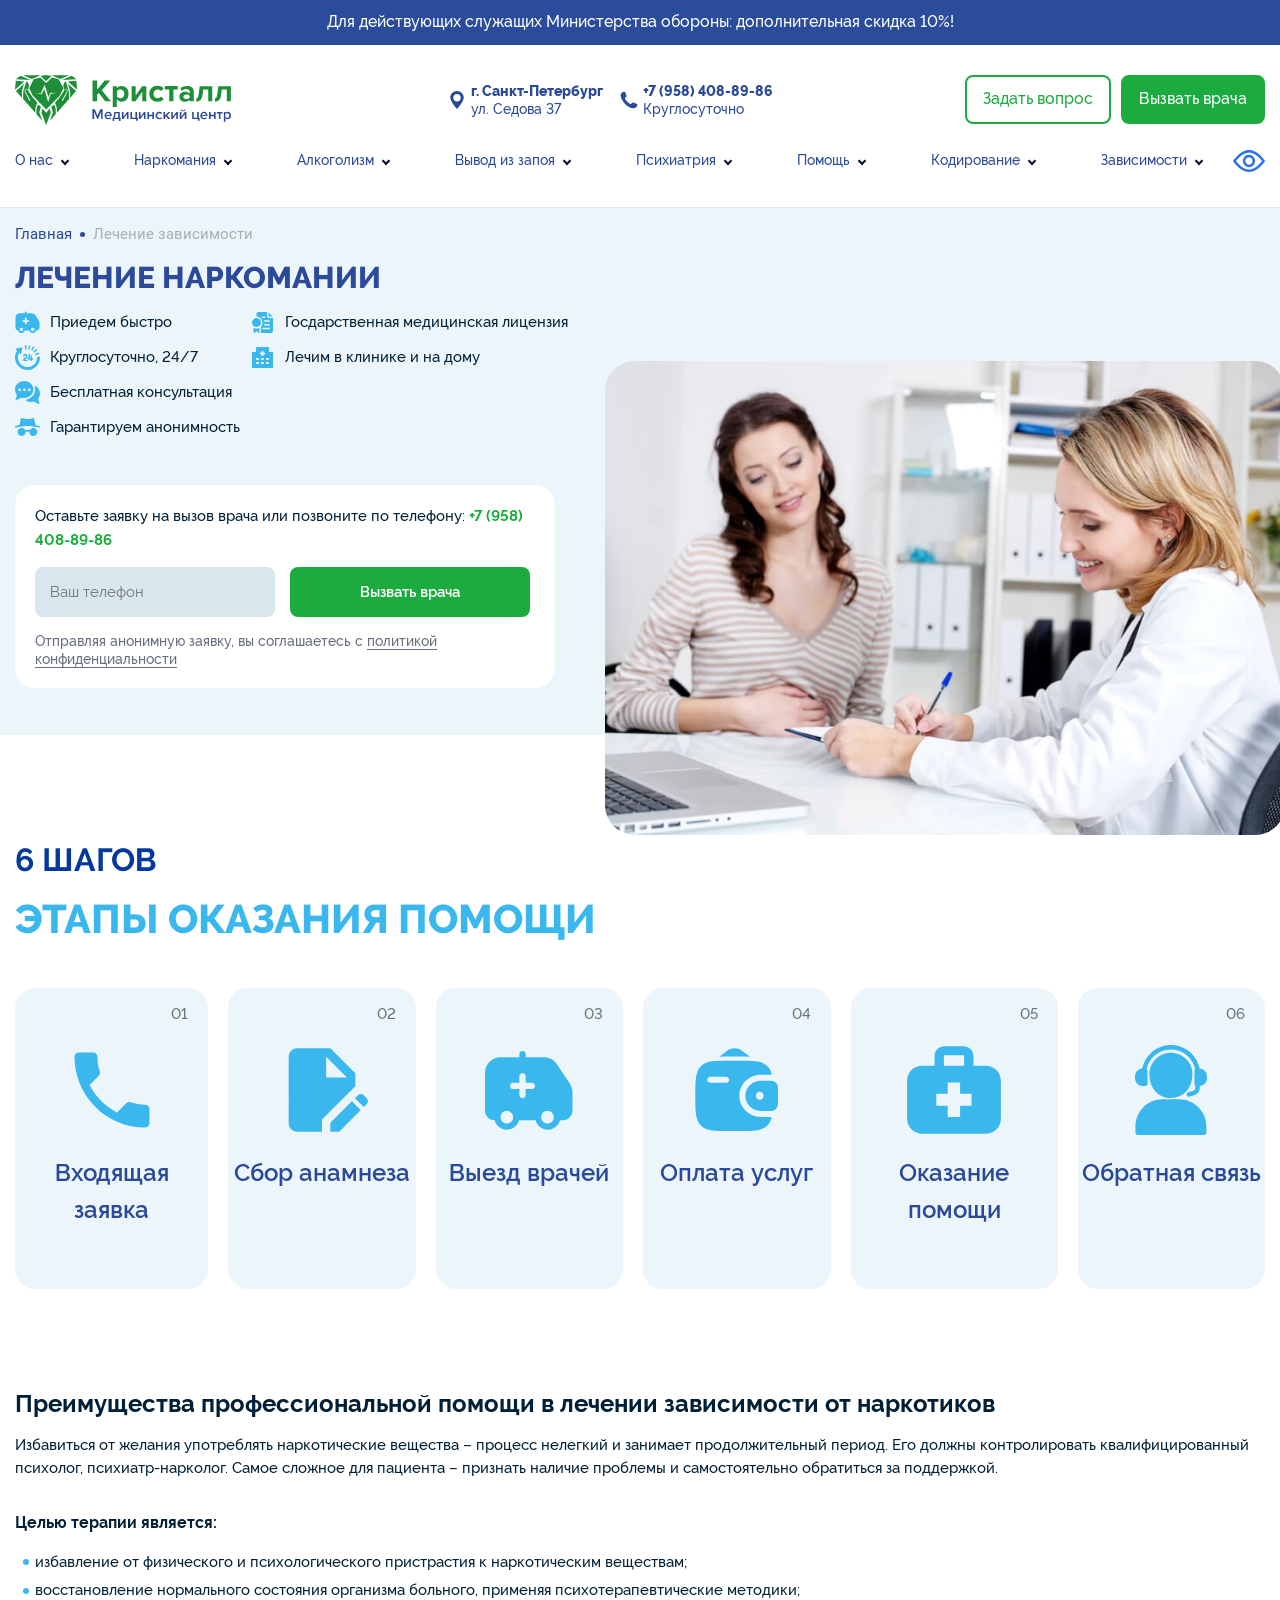
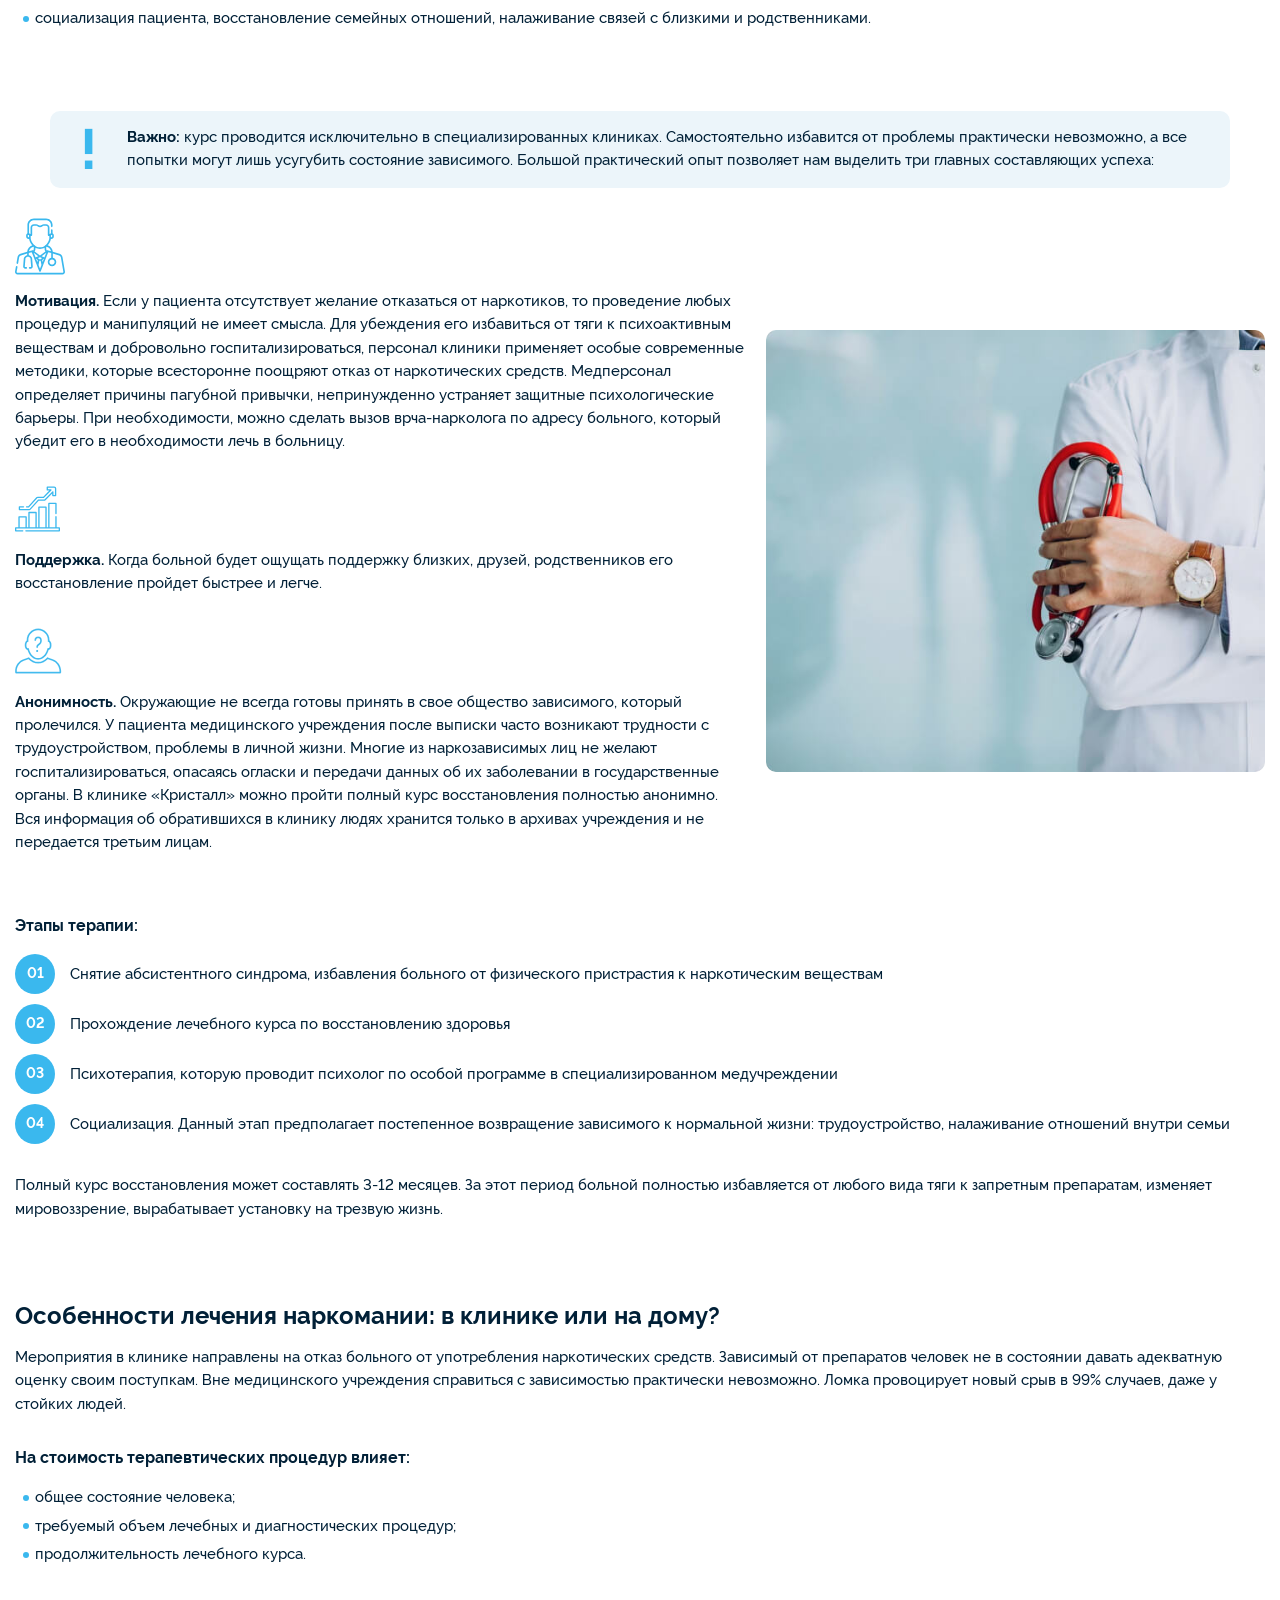
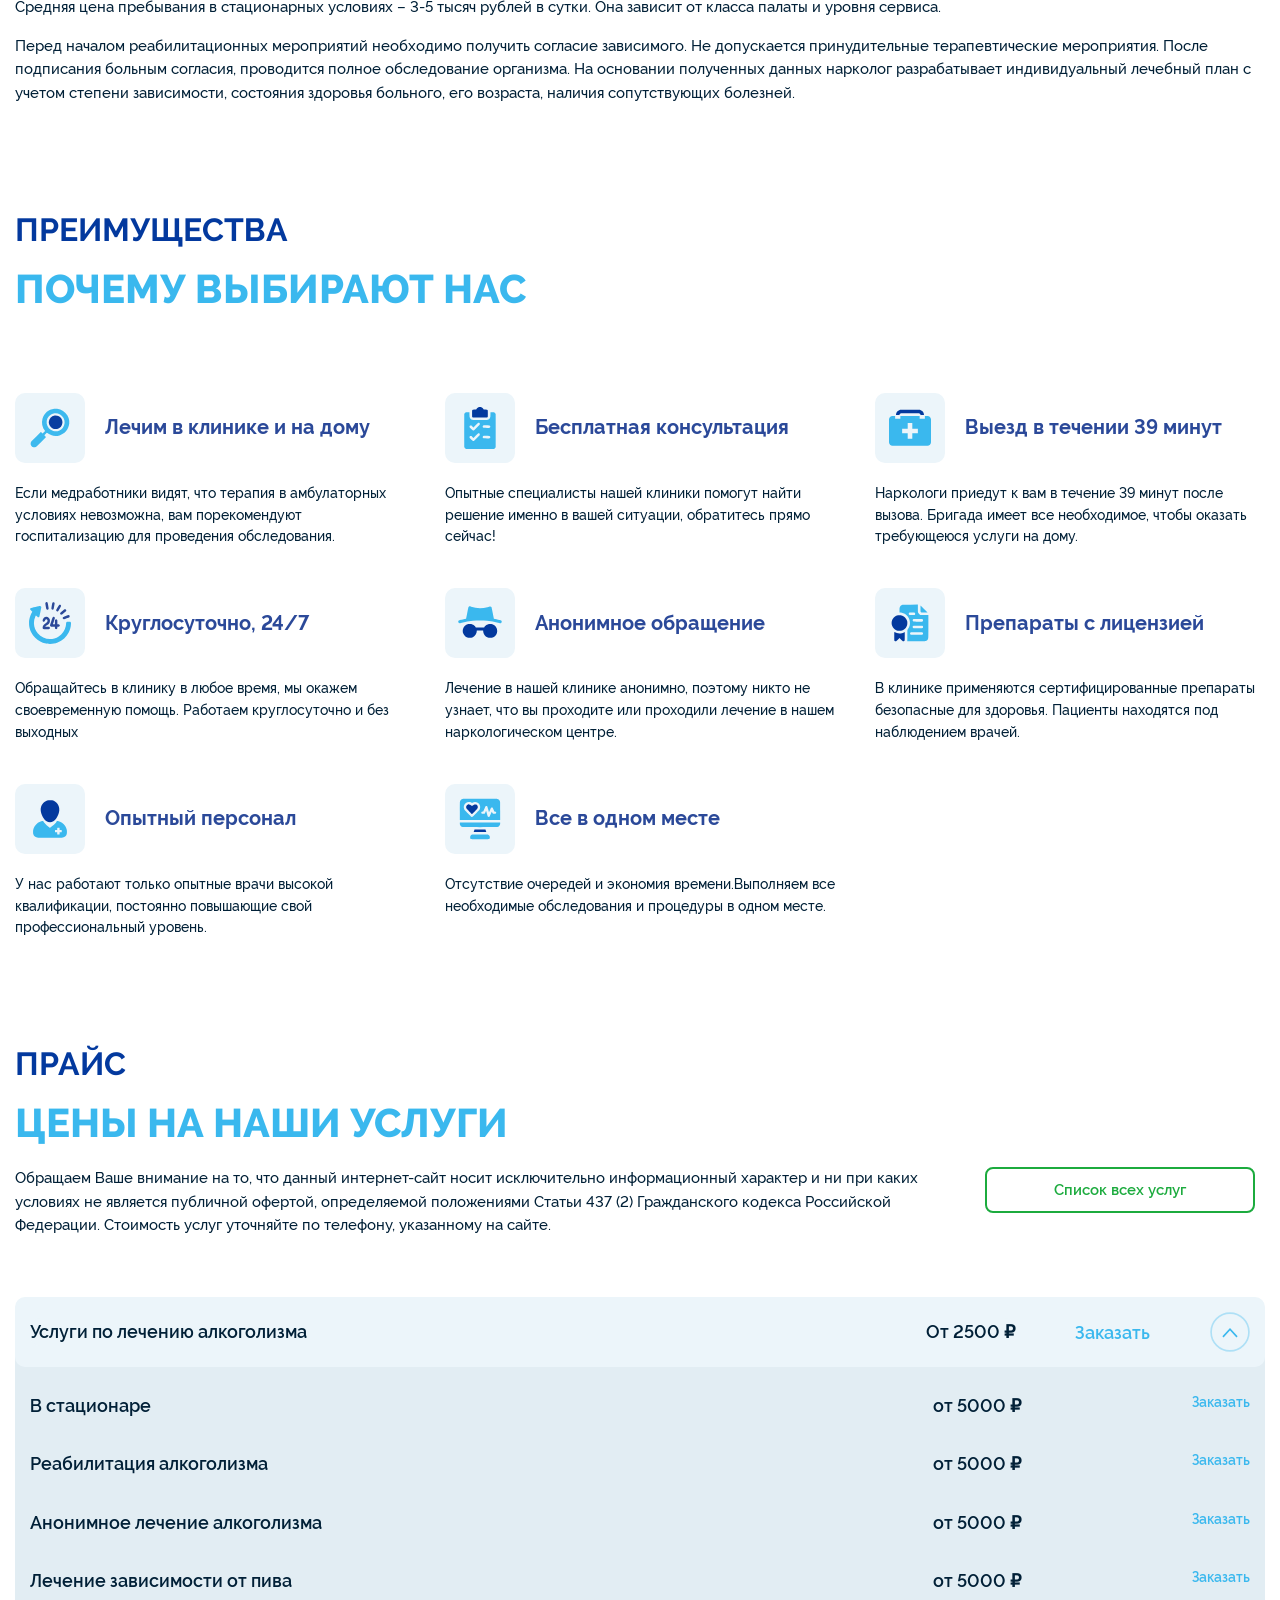
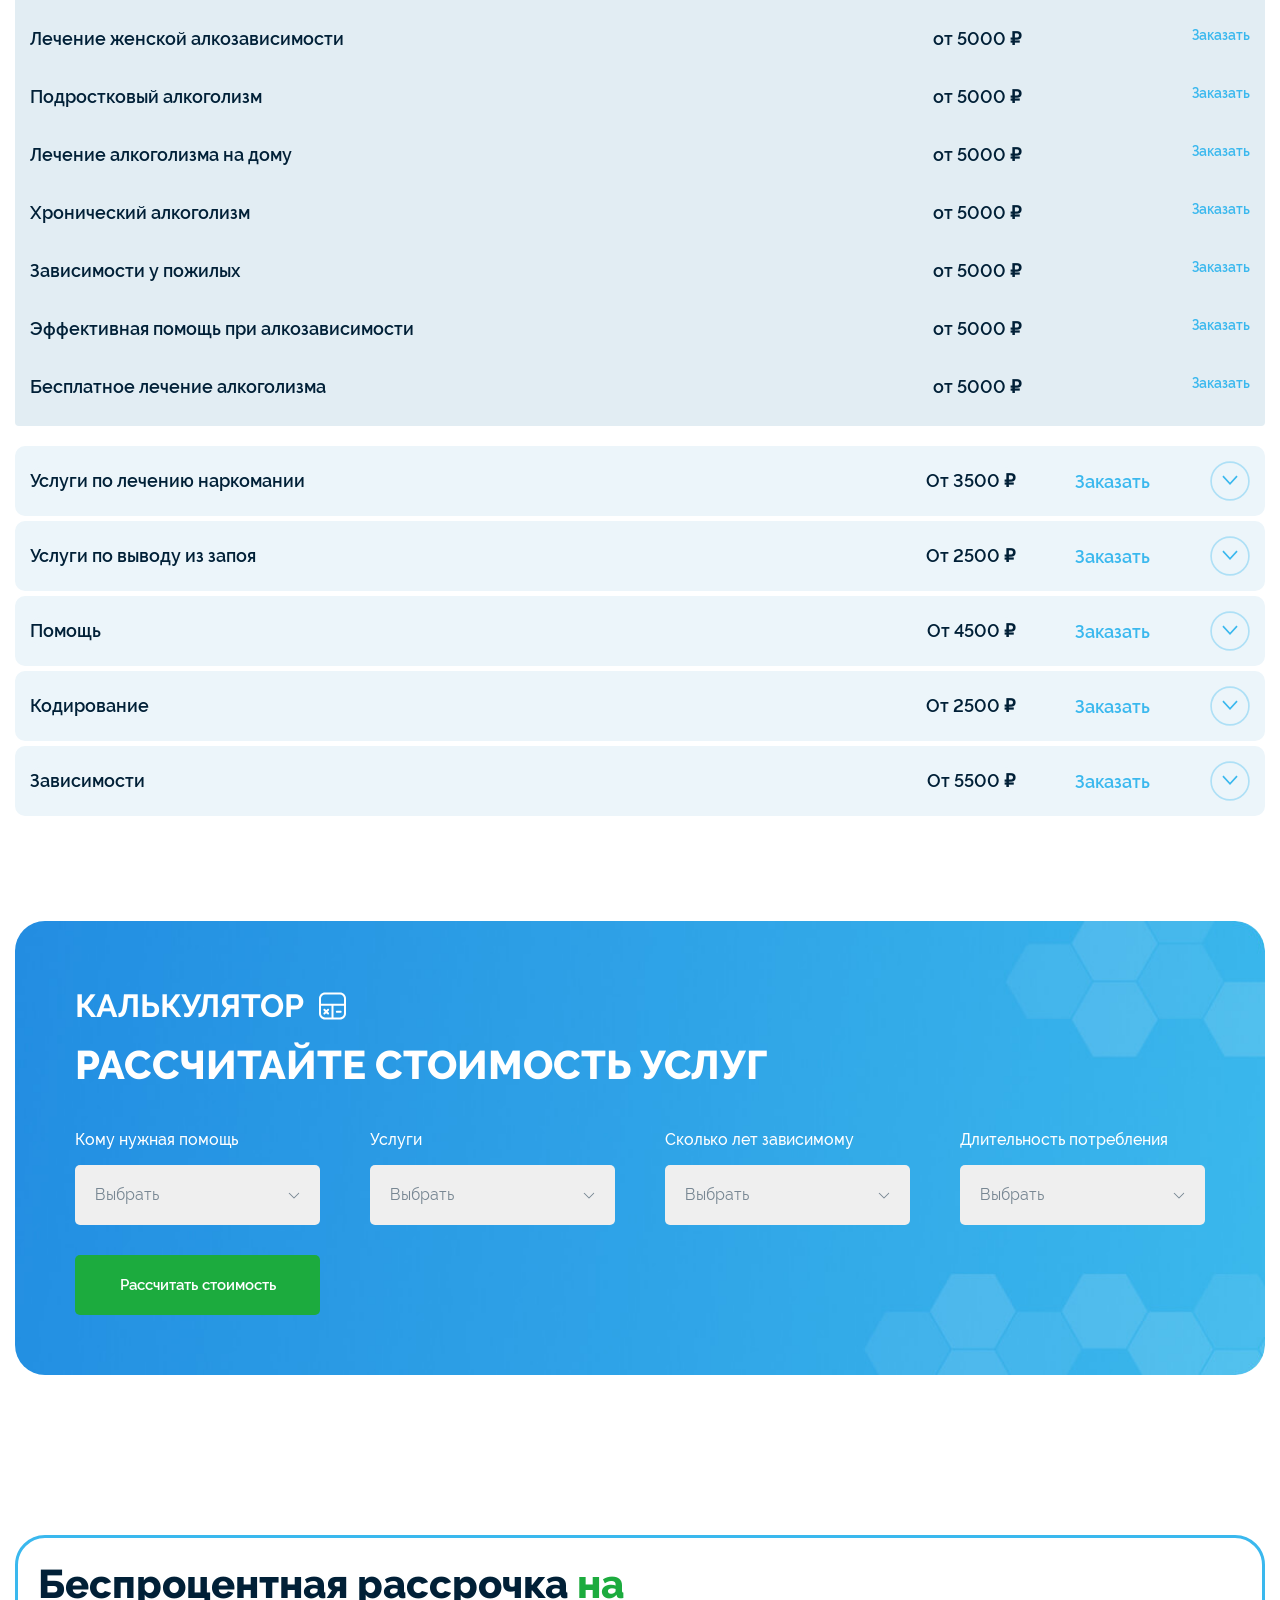
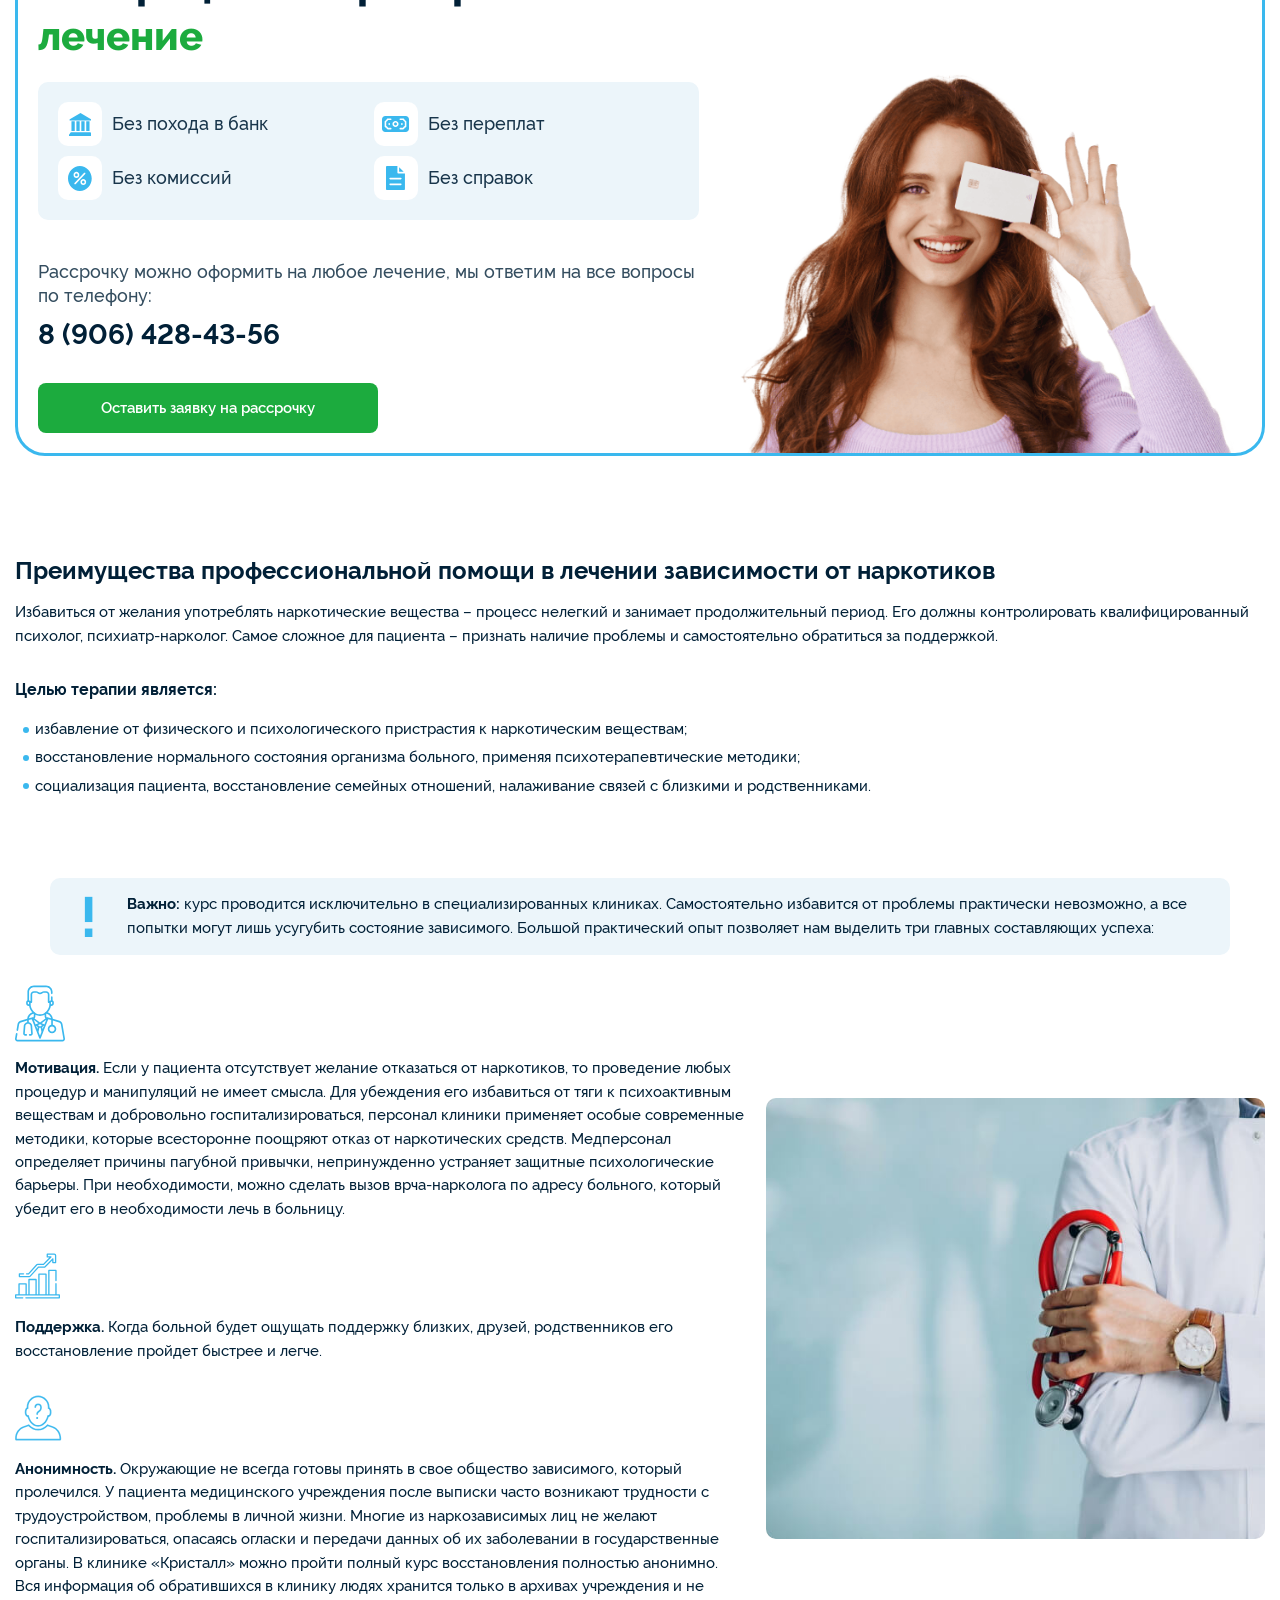
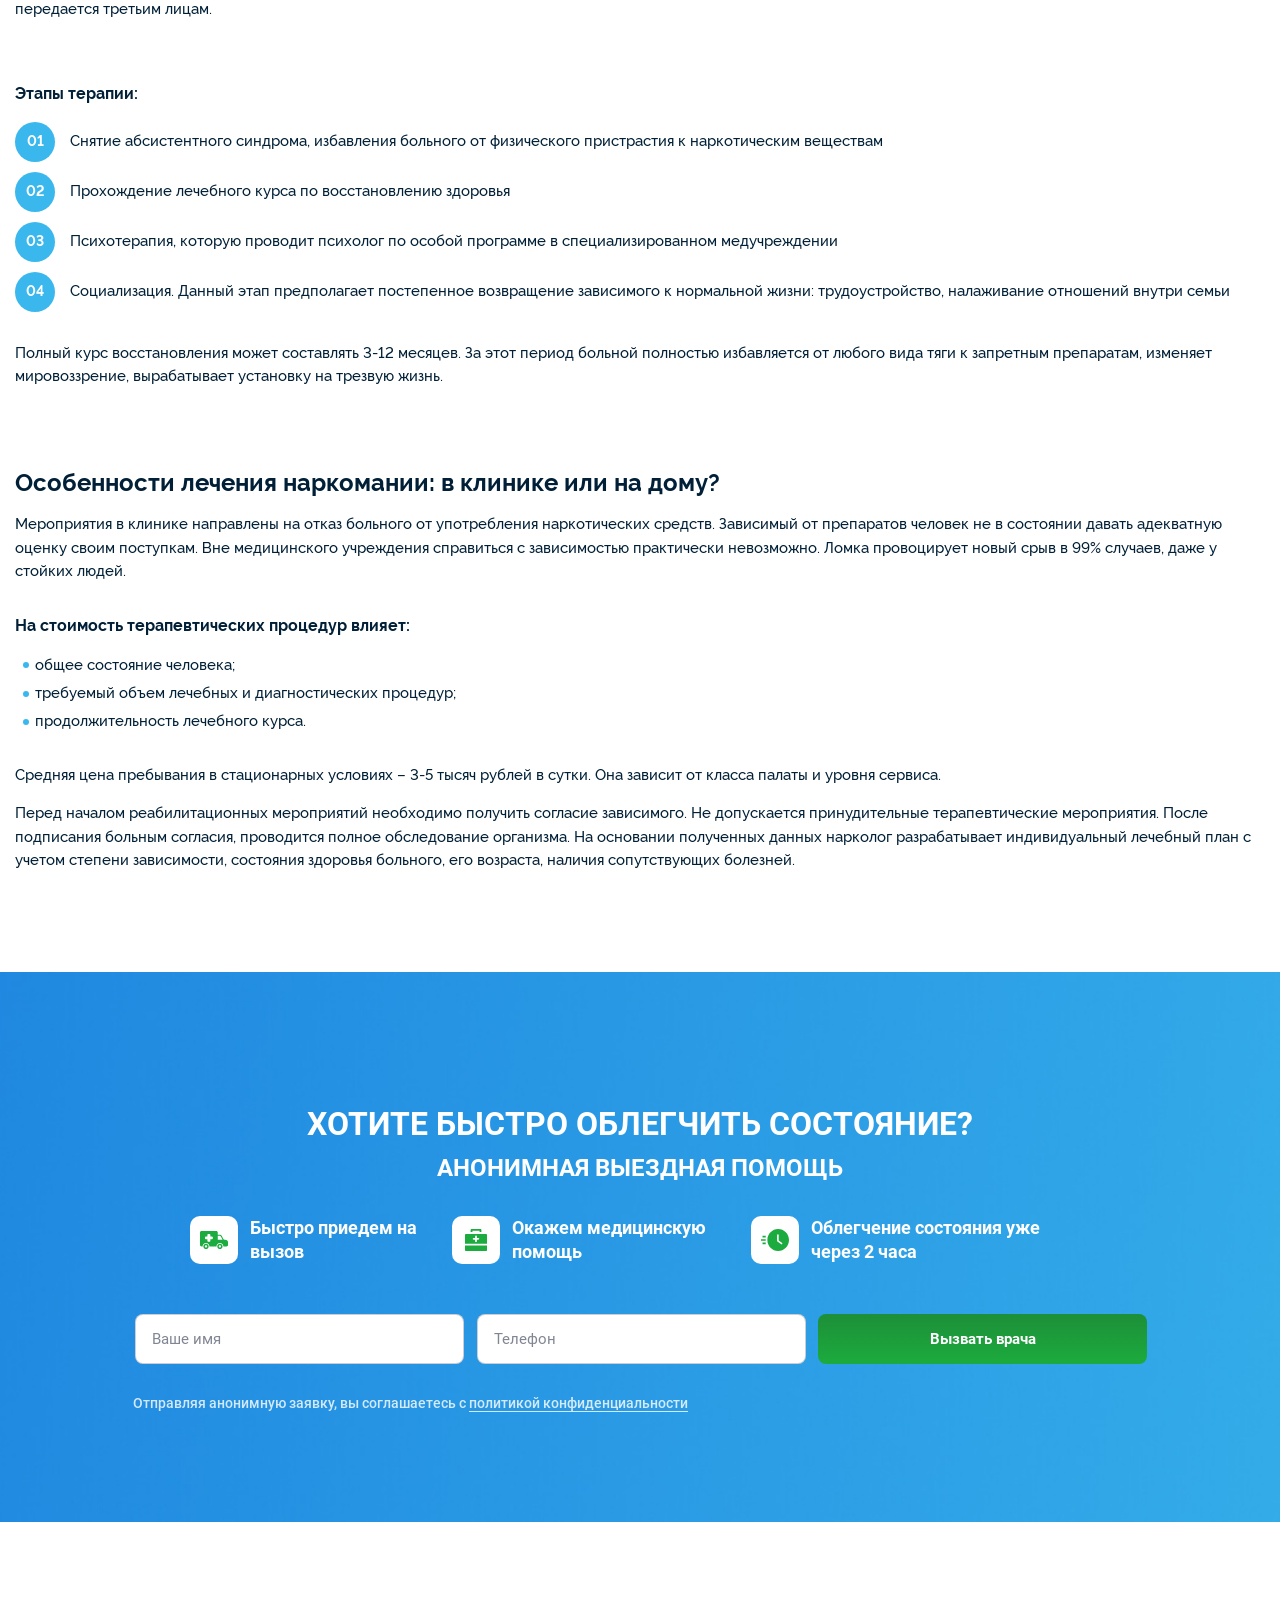
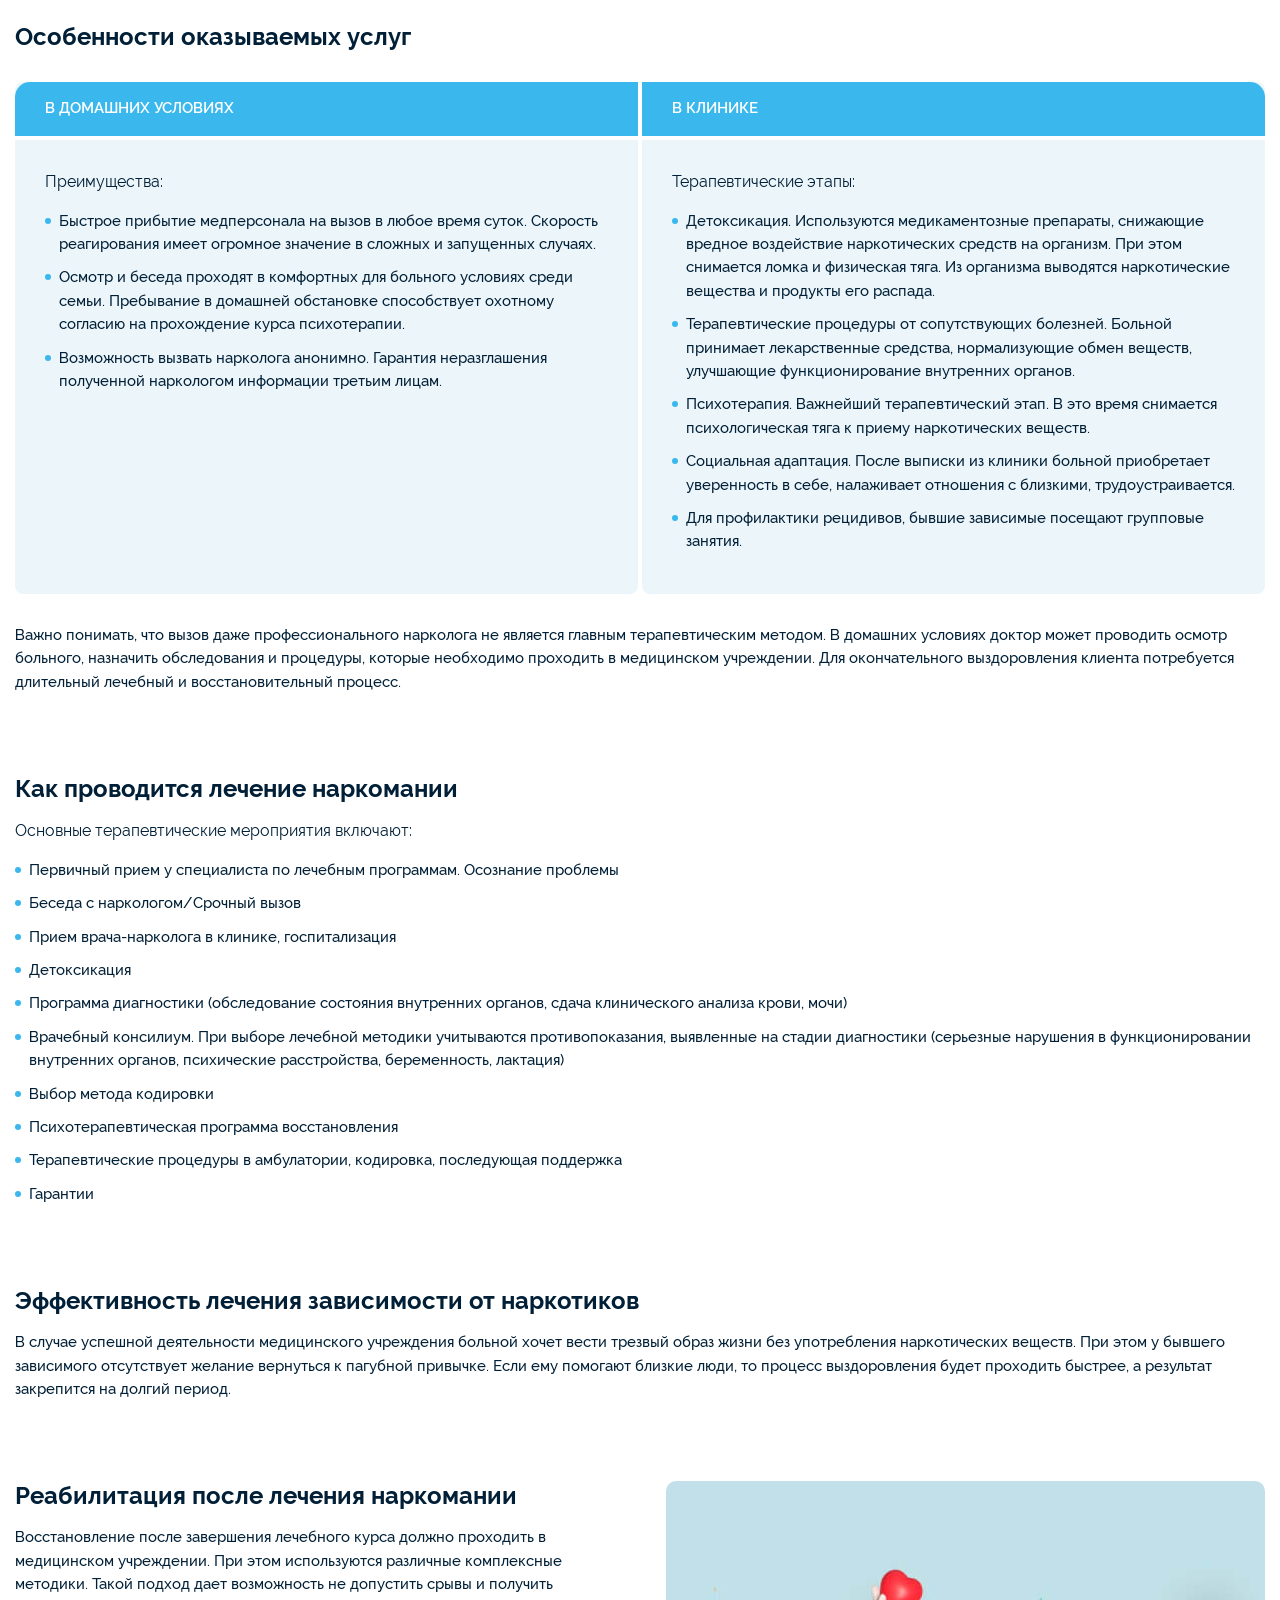
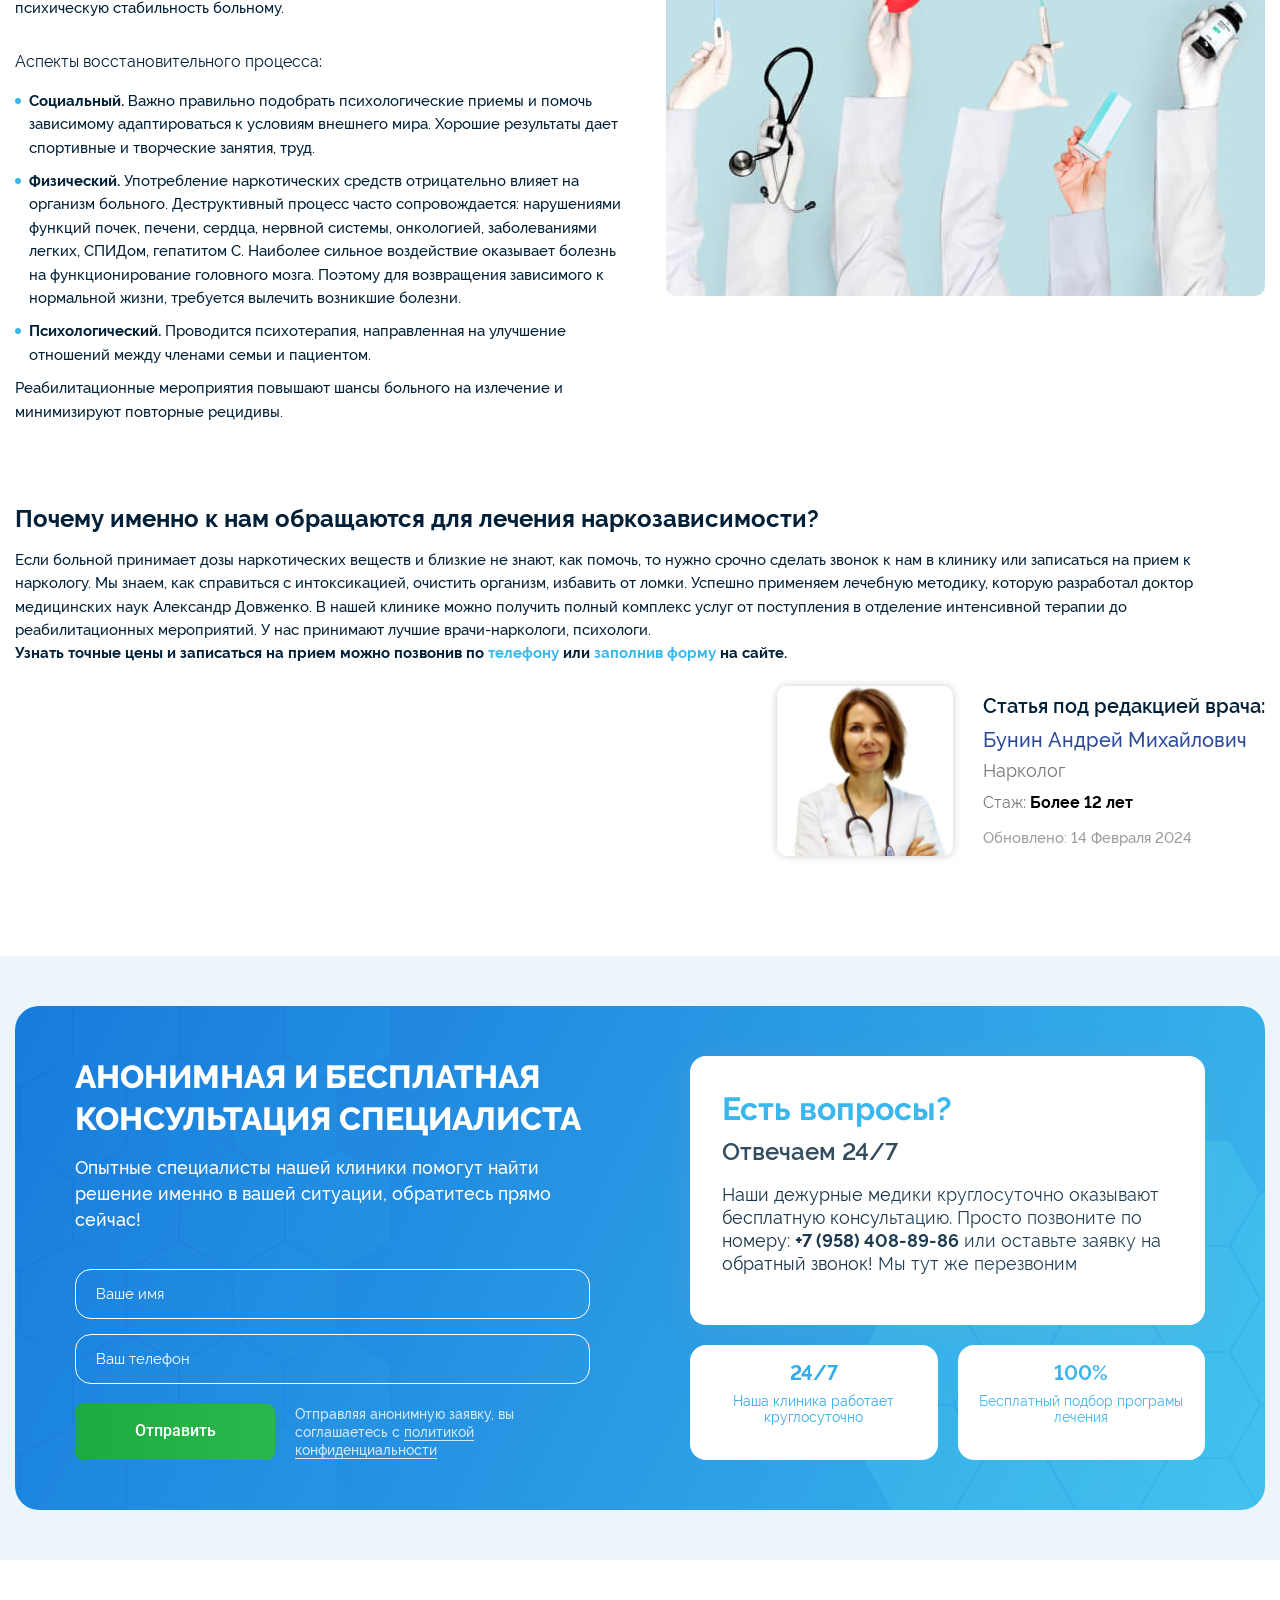
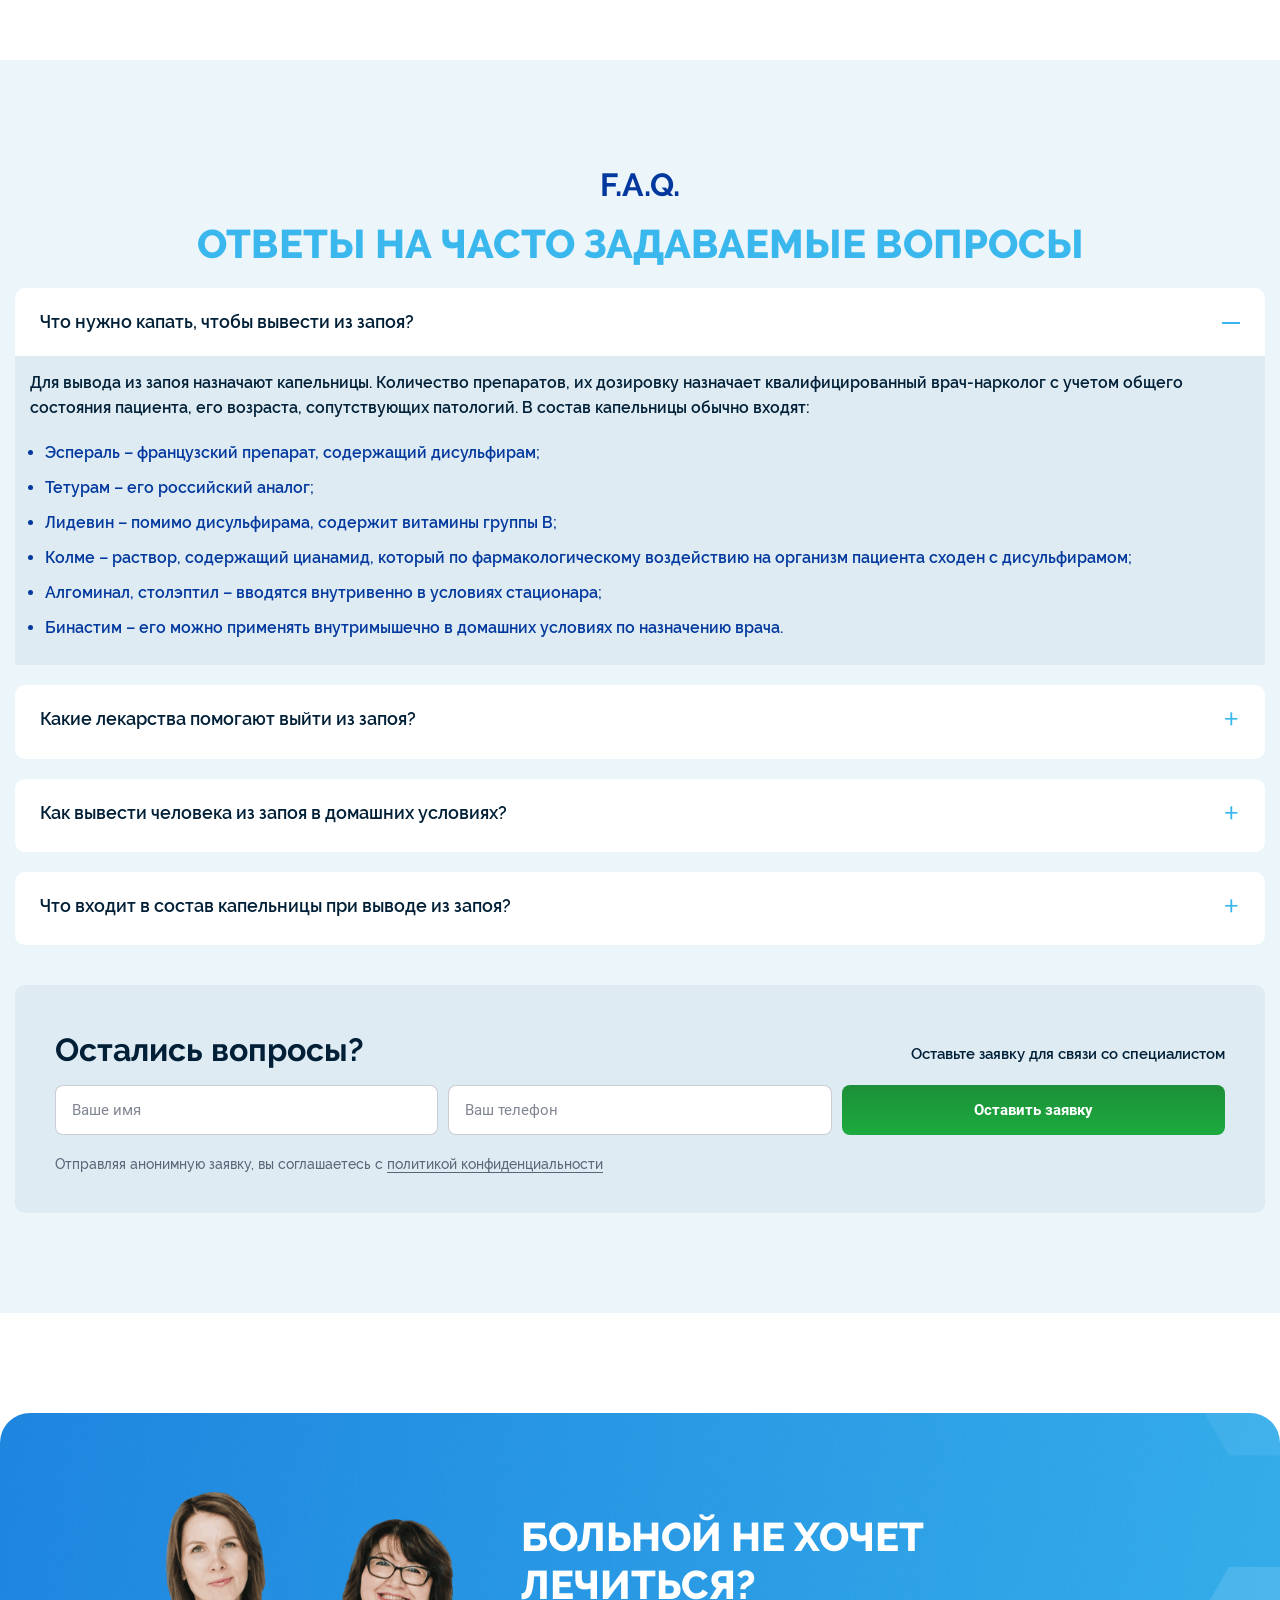
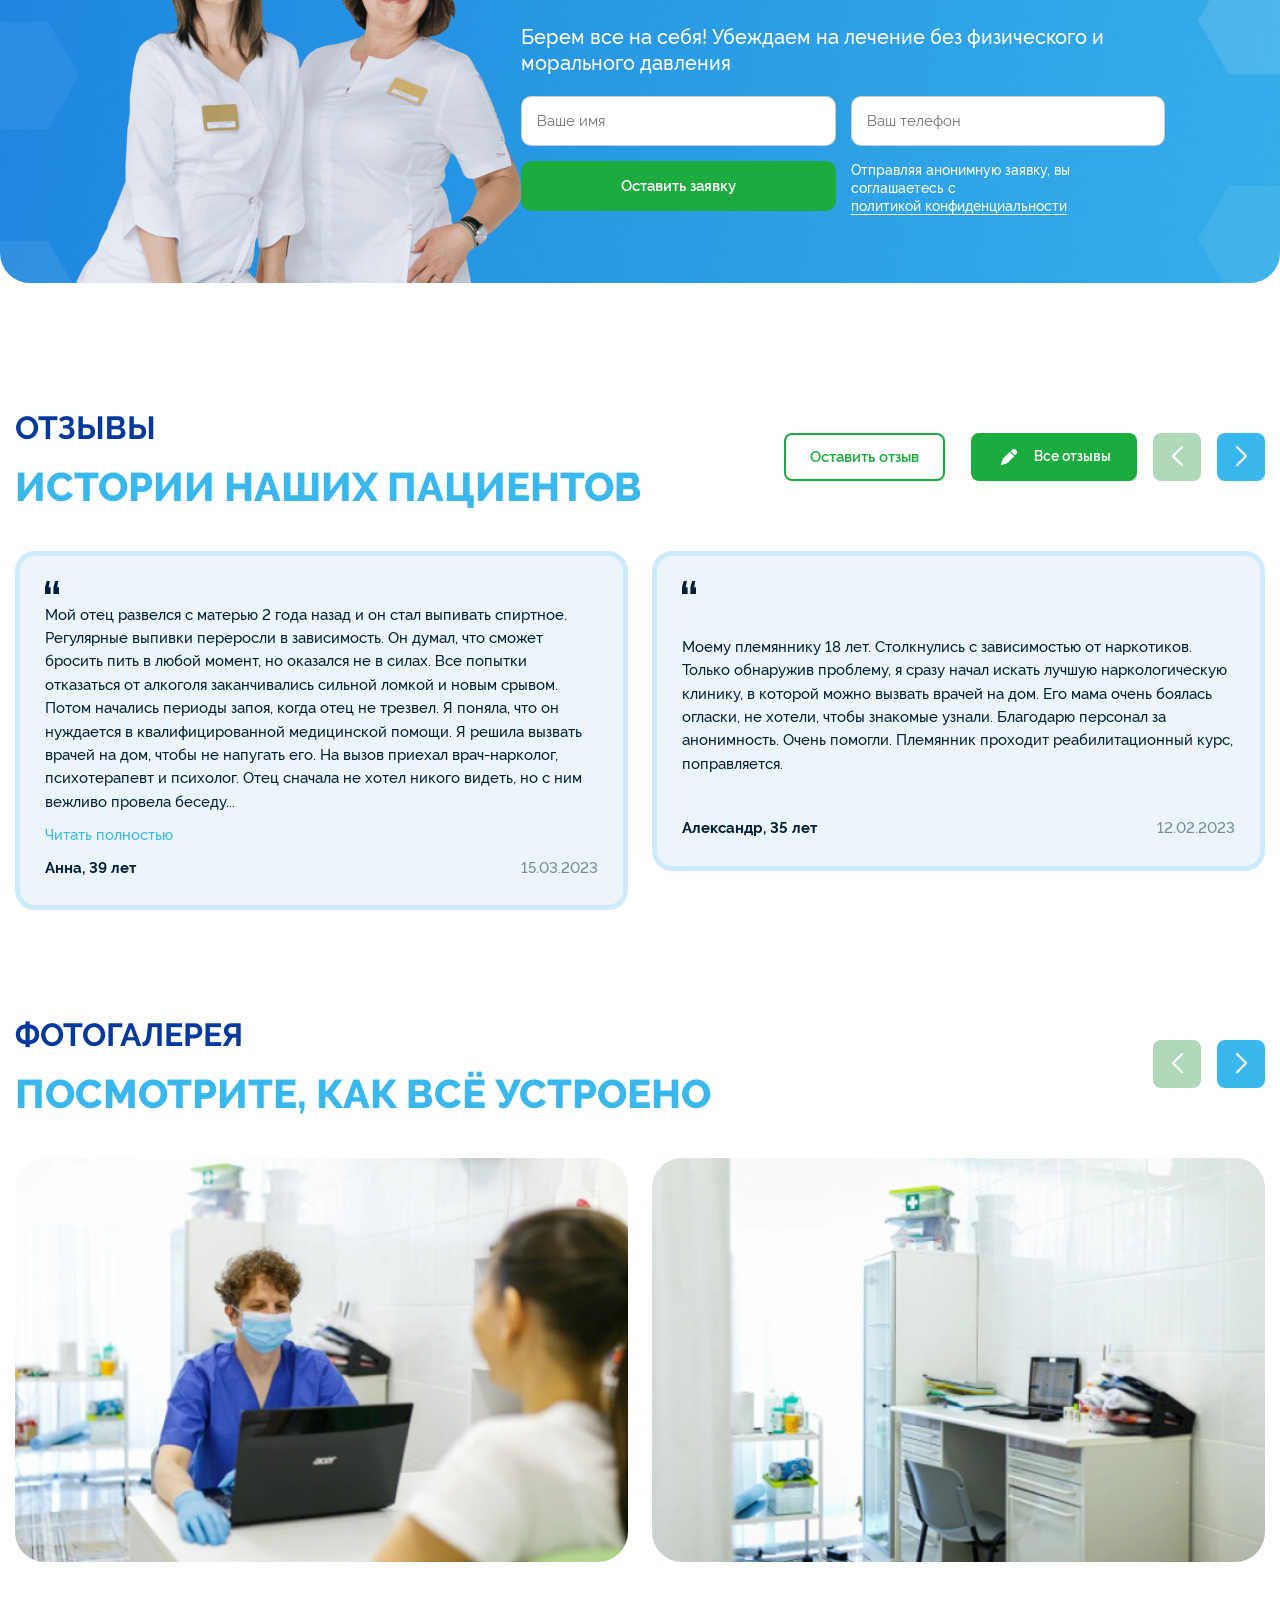
<file: lechenie.html>
<!DOCTYPE html>
<html lang="ru">

<head>
  <meta charset="UTF-8">
  <meta http-equiv="x-ua-compatible" content="ie=edge">
  <meta name="viewport" content="width=device-width, initial-scale=1, shrink-to-fit=no">
  <link rel="stylesheet" href="assets/css/build/fancybox.min.css">
  <link rel="stylesheet" href="assets/css/build/swiper.css">
  <link rel="stylesheet" href="assets/css/my_swiper.css">
  <link rel="stylesheet" href="assets/css/style.css">
  <script defer src="assets/js/swiper-bundle.js"></script>
  <script defer src="assets/js/fancybox.js"></script>
  <script defer src="assets/js/build/lidrekon-jquery.js"></script>
  <script defer src="assets/js/build/lidrekon.js"></script>
  <script defer src="assets/js/build/mask.js"></script>
  <script defer src="assets/js/app.js"></script>
  <script type="text/javascript">
    document.addEventListener('DOMContentLoaded', function () {
      let flagMap = false;
      const blockMap = document.getElementById('map');
      //const posTop = blockMap.getBoundingClientRect().top;
      if (blockMap) {
        console.log(blockMap)
        const mapBtn = document.getElementById('map__btn');
        if (mapBtn) {
          mapBtn.addEventListener('click', () => {
            if (!document.querySelector('[src="https://api-maps.yandex.ru/2.1/?apikey=ваш API-ключ&lang=ru_RU"]')) {
              const script = document.createElement('script');
              script.type = 'text/javascript';
              script.src = 'https://api-maps.yandex.ru/2.1/?apikey=ваш API-ключ&lang=ru_RU';
              document.head.appendChild(script);
            };
            setTimeout(function () {
              ymaps.ready(init);

              function init() {
                const map = document.querySelector('#map');

                if (map) {
                  var myMap = new ymaps.Map("map", {
                    center: [59.887349, 30.421384],
                    zoom: 16,
                  });
                  var myPlacemark = new ymaps.Placemark([59.887349, 30.421384], {}, {
                    iconLayout: 'default#image',
                  });
                  myMap.geoObjects.add(myPlacemark);
                };
              }
              flagMap = true;
              mapBtn.classList.add('active');
            }, 1000)

          })
        }

      }
    });
  </script>
  <title>Тут титл</title>
</head>

<body>
  <div class="jaw">
    <div class="jaw__container container">
      <p class="jaw__text">
        Для действующих служащих Министерства обороны: дополнительная скидка 10%!
      </p>
    </div>
  </div>
  <header class="header">
    <div class="header__bottom" id="#header__bottom">
      <div class="container">
        <div class="header__bottom-content--mobile">
          <div class="header__bottom-content">
            <div class="header__bottom-intro">
              <a href="index.html" class="header__logo logo">
                <picture>
                  <source class="logo-img" srcset="assets/img/logo-mobile.svg" type="image/svg+xml">
                  <img class="logo-img" src="assets/img/logo-mobile.png" alt="Кристалл медицинский центр">
                </picture>
              </a>
              <div class="header__bottom-item">
                <div class="header__bottom-item-p">
                  <a href="tel:+79584088986" class="header__bottom-item-p-title"> +7 (958)
                    408-89-86</a>
                  Круглосуточно
                </div>
              </div>
            </div>
          </div>
          <div class="burger__menu">
            <span></span>
          </div>
        </div>
        <div class="header__bottom-content--burger">
          <div class="header__bottom-content">
            <div class="header__bottom-intro">
              <a href="index.html" class="header__logo logo">
                <picture>
                  <source class="logo-img" srcset="assets/img/logo.svg" type="image/svg+xml">
                  <img class="logo-img" src="assets/img/logo.png" alt="Кристалл медицинский центр">
                </picture>
              </a>
              <div class="header__bottom-item header__bottom-item--line">
                Принимаем вызовы 24/7, без выходных. <br>
                Гарантируем анонимность обращения
              </div>
            </div>
            <div class="header__bottom-intro">
              <div class="header__bottom-item">
                <picture>
                  <source class="icon-header" srcset="assets/img/icon/map.svg" type="image/svg+xml">
                  <img class="icon-header" src="assets/img/icon/map.png" alt="map">
                </picture>
                <a href="#" class="header__bottom-item-p">
                  <span class="header__bottom-item-p-title"> г. Санкт-Петербург </span>
                  ул. Седова 37
                </a>
              </div>
              <div class="header__bottom-item">
                <picture>
                  <source class="icon-header" srcset="assets/img/icon/phone.svg" type="image/svg+xml">
                  <img class="icon-header" src="assets/img/icon/phone.png" alt="map">
                </picture>
                <div class="header__bottom-item-p">
                  <a href="tel:+79584088986" class="header__bottom-item-p-title"> +7 (958)
                    408-89-86</a>
                  Круглосуточно
                </div>
              </div>
            </div>
            <div class="header__bottom-intro">
              <div class="header__bottom-item header__bottom-item--btns">
                <a href="#" class="header__bottom-item--btn btn__standart btn--opacity open-popup-second">
                  <span class="header__bottom-item-p">
                    Задать вопрос
                  </span>
                  <picture>
                    <img src="assets/img/icon/calcul.svg" alt="calculator">
                  </picture>
                </a>
                <a href="#" class="btn__standart header__bottom-item--btn open-popup-second">
                  <picture>
                    <source srcset="assets/img/icon/phone--white.svg" type="image/svg+xml">
                    <img src="assets/img/icon/phone--white.png" alt="calculator">
                  </picture>
                  <div class="header__bottom-item-p">
                    Вызвать врача
                  </div>
                </a>
              </div>
            </div>
          </div>
          <div class="header__bottom-content">
            <nav class="header__nav">
              <ul class="nav-item">
                <li class="header__click-submenu">
                  <a href="#">О нас</a>
                  <div class="header__nav-item panel-title"> </div>
                  <ul class="header__submenu panel-body">
                    <li><a href="#">Статьи</a></li>
                    <li><a href="#">Акции</a></li>
                    <li><a href="#">Контакты</a></li>
                    <li><a href="#">Врачи</a></li>
                    <li><a href="#">Фотогалерея</a></li>
                    <li><a href="#">Лицензия</a></li>
                    <li><a href="#">Вакансии</a></li>
                    <li><a href="#">Отзывы</a></li>
                    <li><a href="#">Цены</a></li>
                  </ul>
                </li>
              </ul>
              <ul class="nav-item">
                <li class="header__click-submenu">
                  <a href="#">Наркомания</a>
                  <div class="header__nav-item panel-title"> </div>
                  <ul class="header__submenu panel-body">
                    <li><a href="#">Статьи</a></li>
                    <li><a href="#">Акции</a></li>
                    <li><a href="#">Контакты</a></li>
                    <li><a href="#">Врачи</a></li>
                    <li><a href="#">Фотогалерея</a></li>
                    <li><a href="#">Лицензия</a></li>
                    <li><a href="#">Вакансии</a></li>
                    <li><a href="#">Отзывы</a></li>
                    <li><a href="#">Цены</a></li>
                  </ul>
                </li>
              </ul>
              <ul class="nav-item">
                <li class="header__click-submenu">
                  <a href="#">Алкоголизм</a>
                  <div class="header__nav-item panel-title"> </div>
                  <ul class="header__submenu panel-body">
                    <li><a href="#">Статьи</a></li>
                    <li><a href="#">Акции</a></li>
                    <li><a href="#">Контакты</a></li>
                    <li><a href="#">Врачи</a></li>
                    <li><a href="#">Фотогалерея</a></li>
                    <li><a href="#">Лицензия</a></li>
                    <li><a href="#">Вакансии</a></li>
                    <li><a href="#">Отзывы</a></li>
                    <li><a href="#">Цены</a></li>
                  </ul>
                </li>
              </ul>
              <ul class="nav-item">
                <li class="header__click-submenu">
                  <a href="#">Вывод из запоя</a>
                  <div class="header__nav-item panel-title"> </div>
                  <ul class="header__submenu panel-body">
                    <li><a href="#">Статьи</a></li>
                    <li><a href="#">Акции</a></li>
                    <li><a href="#">Контакты</a></li>
                    <li><a href="#">Врачи</a></li>
                    <li><a href="#">Фотогалерея</a></li>
                    <li><a href="#">Лицензия</a></li>
                    <li><a href="#">Вакансии</a></li>
                    <li><a href="#">Отзывы</a></li>
                    <li><a href="#">Цены</a></li>
                  </ul>
                </li>
              </ul>
              <ul class="nav-item">
                <li class="header__click-submenu">
                  <a href="#">Психиатрия</a>
                  <div class="header__nav-item panel-title"> </div>
                  <ul class="header__submenu panel-body">
                    <li><a href="#">Статьи</a></li>
                    <li><a href="#">Акции</a></li>
                    <li><a href="#">Контакты</a></li>
                    <li><a href="#">Врачи</a></li>
                    <li><a href="#">Фотогалерея</a></li>
                    <li><a href="#">Лицензия</a></li>
                    <li><a href="#">Вакансии</a></li>
                    <li><a href="#">Отзывы</a></li>
                    <li><a href="#">Цены</a></li>
                  </ul>
                </li>
              </ul>
              <ul class="nav-item">
                <li class="header__click-submenu">
                  <a href="#">Помощь</a>
                  <div class="header__nav-item panel-title"> </div>
                  <ul class="header__submenu panel-body">
                    <li><a href="#">Статьи</a></li>
                    <li><a href="#">Акции</a></li>
                    <li><a href="#">Контакты</a></li>
                    <li><a href="#">Врачи</a></li>
                    <li><a href="#">Фотогалерея</a></li>
                    <li><a href="#">Лицензия</a></li>
                    <li><a href="#">Вакансии</a></li>
                    <li><a href="#">Отзывы</a></li>
                    <li><a href="#">Цены</a></li>
                  </ul>
                </li>
              </ul>
              <ul class="nav-item">
                <li class="header__click-submenu">
                  <a href="#">Кодирование</a>
                  <div class="header__nav-item panel-title"> </div>
                  <ul class="header__submenu panel-body">
                    <li><a href="#">Статьи</a></li>
                    <li><a href="#">Акции</a></li>
                    <li><a href="#">Контакты</a></li>
                    <li><a href="#">Врачи</a></li>
                    <li><a href="#">Фотогалерея</a></li>
                    <li><a href="#">Лицензия</a></li>
                    <li><a href="#">Вакансии</a></li>
                    <li><a href="#">Отзывы</a></li>
                    <li><a href="#">Цены</a></li>
                  </ul>
                </li>
              </ul>
              <ul class="nav-item">
                <li class="header__click-submenu">
                  <a href="#">Зависимости</a>
                  <div class="header__nav-item panel-title"> </div>
                  <ul class="header__submenu panel-body">
                    <li><a href="#">Статьи</a></li>
                    <li><a href="#">Акции</a></li>
                    <li><a href="#">Контакты</a></li>
                    <li><a href="#">Врачи</a></li>
                    <li><a href="#">Фотогалерея</a></li>
                    <li><a href="#">Лицензия</a></li>
                    <li><a href="#">Вакансии</a></li>
                    <li><a href="#">Отзывы</a></li>
                    <li><a href="#">Цены</a></li>
                  </ul>
                </li>
              </ul>
            </nav>
            <div class="header__bottom-content__icon">
              <div class="eye-version">
                <img width="32" height="32" id="specialButton" style="cursor:pointer;"
                  src="assets/img/icon/lidrecon.svg" alt="ВЕРСИЯ ДЛЯ СЛАБОВИДЯЩИХ" title="ВЕРСИЯ ДЛЯ СЛАБОВИДЯЩИХ"
                  class="aspect-ratio">
              </div>
            </div>
          </div>
        </div>
        <div class="header__bottom-item header__bottom-item--btns header__bottom-item--btns_mobile">
          <a href="#" class="header__bottom-item--btn btn__standart btn--opacity open-popup-second">
            <span class="header__bottom-item-p">
              Задать вопрос
            </span>
            <picture>
              <img src="assets/img/icon/calcul.svg" alt="calculator">
            </picture>
          </a>
          <a href="#" class="btn__standart header__bottom-item--btn open-popup-second">
            <picture>
              <source srcset="assets/img/icon/phone--white.svg" type="image/svg+xml">
              <img src="assets/img/icon/phone--white.png" alt="calculator">
            </picture>
            <div class="header__bottom-item-p">
              Вызвать врача
            </div>
          </a>
        </div>
      </div>
    </div>
  </header>

  <main class="main">
    <section class="into section-margin">
      <div class="container">
        <div class="into-inner">
          <ul class="breadcrumbs">
            <li><a href="#">Главная</a></li>
            <li><a href="#">Лечение зависимости</a></li>
          </ul>
          <div>
            <div>
              <h1>Лечение наркомании</h1>
              <ul>
                <li>
                  <picture>
                    <source srcset="assets/img/lechenie/noun-ambulance.svg" type="image/svg+xml">
                    <img src="assets/img/lechenie/noun-ambulance.png" alt="noun-ambulance">
                  </picture>
                  Приедем быстро
                </li>
                <li>
                  <picture>
                    <source srcset="assets/img/lechenie/24-hours.svg" type="image/svg+xml">
                    <img src="assets/img/lechenie/24-hours.png" alt="24-hours">
                  </picture>
                  Круглосуточно, 24/7
                </li>
                <li>
                  <picture>
                    <source srcset="assets/img/lechenie/noun-chat.svg" type="image/svg+xml">
                    <img src="assets/img/lechenie/noun-chat.png" alt="noun-chat">
                  </picture>
                  Бесплатная консультация
                </li>
                <li>
                  <picture>
                    <source srcset="assets/img/lechenie/incognito.svg" type="image/svg+xml">
                    <img src="assets/img/lechenie/incognito.png" alt="incognito">
                  </picture>
                  Гарантируем анонимность
                </li>

                <li>
                  <picture>
                    <source srcset="assets/img/lechenie/certificate.svg" type="image/svg+xml">
                    <img src="assets/img/lechenie/certificate.png" alt="certificate">
                  </picture>
                  Госдарственная медицинская
                  лицензия
                </li>
                <li>
                  <picture>
                    <source srcset="assets/img/lechenie//uis_hospital.svg" type="image/svg+xml">
                    <img src="assets/img/lechenie/uis_hospital.png" alt="/uis_hospital">
                  </picture>
                  Лечим в клинике и на дому
                </li>
              </ul>
              <form action="">
                <span>Оставьте заявку на вызов врача или позвоните по телефону: <a href="#">+7 (958) 408-89-86</a>
                </span>
                <label class="user-input-wrp">
                  <input type="tel" class="form--phone" placeholder="Ваш телефон" required />
                </label>
                <button class="btn__standart" type="submit">Вызвать врача</button>
                <p class="form-policy">
                  Отправляя анонимную заявку, вы соглашаетесь
                  с <a href="#">политикой конфиденциальности</a>
                </p>
              </form>
            </div>
            <div>
              <img src="assets/img/lechenie.jpg" alt="lechenie">
            </div>
          </div>
        </div>
      </div><!--container-->
    </section><!--into-->
    <section class="stage section-margin element-animation">
      <div class="container">
        <h2 class="section-title">6 шагов</h2>
        <h2 class="section-subtitle">этапы оказания помощи</h2>
        <div class="stage-inner">

          <div class="stage-item">
            <div class="stage-number">01</div>
            <div class="stage-img">
              <picture>
                <source srcset="assets/img/stage/1.svg" type="image/svg+xml">
                <img src="assets/img/stage/1.png" alt="stage1">
              </picture>
            </div>
            <div class="stage-name">Входящая заявка</div>
          </div><!--stage-item-->

          <div class="stage-item">
            <div class="stage-number">02</div>
            <div class="stage-img">
              <picture>
                <source srcset="assets/img/stage/2.svg" type="image/svg+xml">
                <img src="assets/img/stage/2.png" alt="stage2">
              </picture>
            </div>
            <div class="stage-name">Сбор анамнеза</div>
          </div><!--stage-item-->
          <div class="stage-item">
            <div class="stage-number">03</div>
            <div class="stage-img">
              <picture>
                <source srcset="assets/img/stage/3.svg" type="image/svg+xml">
                <img src="assets/img/stage/3.png" alt="stage3">
              </picture>
            </div>
            <div class="stage-name">Выезд врачей</div>
          </div><!--stage-item-->
          <div class="stage-item">
            <div class="stage-number">04</div>
            <div class="stage-img">
              <picture>
                <source srcset="assets/img/stage/4.svg" type="image/svg+xml">
                <img src="assets/img/stage/4.png" alt="stage4">
              </picture>
            </div>
            <div class="stage-name">Оплата услуг</div>
          </div><!--stage-item-->
          <div class="stage-item">
            <div class="stage-number">05</div>
            <div class="stage-img">
              <picture>
                <source srcset="assets/img/stage/5.svg" type="image/svg+xml">
                <img src="assets/img/stage/5.png" alt="stage5">
              </picture>
            </div>
            <div class="stage-name">Оказание помощи</div>
          </div><!--stage-item-->
          <div class="stage-item">
            <div class="stage-number">06</div>
            <div class="stage-img">
              <picture>
                <source srcset="assets/img/stage/6.svg" type="image/svg+xml">
                <img src="assets/img/stage/6.png" alt="stage6">
              </picture>
            </div>
            <div class="stage-name">Обратная связь</div>
          </div><!--stage-item-->
        </div><!--stage-inner-->
      </div><!--container-->
    </section><!--stage-->
    <section class="plus section-margin">
      <div class="container">
        <div class="plus-inner">
          <h3 class="section-title--small">Преимущества профессиональной помощи в лечении зависимости от наркотиков
          </h3>
          <p>Избавиться от желания употреблять наркотические вещества – процесс нелегкий и занимает
            продолжительный период. Его должны контролировать квалифицированный психолог, психиатр-нарколог. Самое
            сложное для пациента – признать наличие проблемы и самостоятельно обратиться за поддержкой.</p>
          <ul>
            <h6>Целью терапии является:</h6>
            <li>избавление от физического и психологического пристрастия к наркотическим веществам;</li>
            <li>восстановление нормального состояния организма больного, применяя психотерапевтические методики;
            </li>
            <li>социализация пациента, восстановление семейных отношений, налаживание связей с близкими и
              родственниками.</li>
          </ul>
          <div class="plus-important">
            <p>
              <span>Важно:</span> курс проводится исключительно в специализированных клиниках. Самостоятельно
              избавится от проблемы практически невозможно, а все попытки могут лишь усугубить состояние
              зависимого. Большой практический опыт позволяет нам выделить три главных составляющих успеха:
            </p>
          </div>
          <div class="plus__center">
            <div class="plus__center-item plus__center-item--big">
              <div class="plus__center-elem">
                <picture>
                  <source srcset="assets/img/plus/1.svg" type="image/svg+xml">
                  <img src="assets/img/plus/1.png" alt="Мотивация">
                </picture>
                <p>
                  <span>Мотивация.</span>
                  Если у пациента отсутствует желание отказаться от наркотиков, то проведение любых процедур и
                  манипуляций не имеет смысла. Для убеждения его избавиться от тяги к психоактивным веществам
                  и добровольно госпитализироваться, персонал клиники применяет особые современные методики,
                  которые всесторонне поощряют отказ от наркотических средств. Медперсонал определяет причины
                  пагубной привычки, непринужденно устраняет защитные психологические барьеры. При
                  необходимости, можно сделать вызов врча-нарколога по адресу больного, который убедит его в
                  необходимости лечь в больницу.
                </p>
              </div>
              <div class="plus__center-elem">
                <picture>
                  <source srcset="assets/img/plus/2.svg" type="image/svg+xml">
                  <img src="assets/img/plus/2.png" alt="Поддержка">
                </picture>
                <p>
                  <span>Поддержка.</span>
                  Когда больной будет ощущать поддержку близких, друзей, родственников его восстановление
                  пройдет быстрее и легче.
                </p>
              </div>
              <div class="plus__center-elem">
                <picture>
                  <source srcset="assets/img/plus/3.svg" type="image/svg+xml">
                  <img src="assets/img/plus/3.png" alt="Анонимность">
                </picture>
                <p>
                  <span>Анонимность.</span>
                  Окружающие не всегда готовы принять в свое общество зависимого, который пролечился. У
                  пациента медицинского учреждения после выписки часто возникают трудности с трудоустройством,
                  проблемы в личной жизни. Многие из наркозависимых лиц не желают госпитализироваться,
                  опасаясь огласки и передачи данных об их заболевании в государственные органы. В клинике
                  «Кристалл» можно пройти полный курс восстановления полностью анонимно. Вся информация об
                  обратившихся в клинику людях хранится только в архивах учреждения и не передается третьим
                  лицам.
                </p>
              </div>
            </div>
            <div class="plus__center-item">
              <img src="assets/img/plus/man.jpg" alt="man">
            </div>
          </div>
          <ul class="counter--reset">
            <h6>Этапы терапии:</h6>
            <li>Снятие абсистентного синдрома, избавления больного от физического пристрастия к наркотическим
              веществам</li>
            <li>Прохождение лечебного курса по восстановлению здоровья</li>
            <li>Психотерапия, которую проводит психолог по особой программе в специализированном медучреждении</li>
            <li>Социализация. Данный этап предполагает постепенное возвращение зависимого к нормальной жизни:
              трудоустройство, налаживание отношений внутри семьи</li>
          </ul>
          <p>Полный курс восстановления может составлять 3-12 месяцев. За этот период больной полностью избавляется от
            любого вида тяги к запретным препаратам, изменяет мировоззрение, вырабатывает установку на трезвую
            жизнь.</p>
          <h3 class="section-title--small section-title--margin">Особенности лечения наркомании: в клинике или на
            дому?</h3>
          <p>Мероприятия в клинике направлены на отказ больного от употребления наркотических средств. Зависимый от
            препаратов человек не в состоянии давать адекватную оценку своим поступкам. Вне медицинского учреждения
            справиться с зависимостью практически невозможно. Ломка провоцирует новый срыв в 99% случаев, даже у
            стойких людей.</p>
          <ul>
            <h6>На стоимость терапевтических процедур влияет:</h6>
            <li>общее состояние человека;</li>
            <li>требуемый объем лечебных и диагностических процедур;</li>
            <li>продолжительность лечебного курса.</li>
          </ul>
          <p>Средняя цена пребывания в стационарных условиях – 3-5 тысяч рублей в сутки. Она зависит от класса палаты
            и уровня сервиса.</p>
          <p>Перед началом реабилитационных мероприятий необходимо получить согласие зависимого. Не допускается
            принудительные терапевтические мероприятия. После подписания больным согласия, проводится полное
            обследование организма. На основании полученных данных нарколог разрабатывает индивидуальный лечебный
            план с учетом степени зависимости, состояния здоровья больного, его возраста, наличия сопутствующих
            болезней.</p>
        </div>
      </div><!--container-->
    </section>
    <section class="why__are__we section-margin">
      <div class="container">
        <h2 class="section-title">преимущества</h2>
        <h2 class="section-subtitle">Почему выбирают нас</h2>
        <div class="why__are__we-inner">
          <div class="why__are__we-item">
            <h4>
              <picture>
                <source srcset="assets/img/why__are__we/1.svg" type="image/svg+xml">
                <img src="assets/img/why__are__we/1.png" alt="why__are__we">
              </picture>
              Лечим в клинике и на дому
            </h4>
            <p>Если медработники видят, что терапия в амбулаторных условиях невозможна, вам порекомендуют
              госпитализацию для проведения обследования.</p>
          </div>

          <div class="why__are__we-item">
            <h4>
              <picture>
                <source srcset="assets/img/why__are__we/2.svg" type="image/svg+xml">
                <img src="assets/img/why__are__we/2.png" alt="why__are__we">
              </picture>
              Бесплатная консультация
            </h4>
            <p>Опытные специалисты нашей клиники помогут найти решение именно в вашей ситуации, обратитесь прямо
              сейчас!</p>
          </div>
          <div class="why__are__we-item">
            <h4>
              <picture>
                <source srcset="assets/img/why__are__we/3.svg" type="image/svg+xml">
                <img src="assets/img/why__are__we/3.png" alt="why__are__we">
              </picture>
              Выезд в течении 39 минут
            </h4>
            <p>Наркологи приедут к вам в течение 39 минут после вызова. Бригада имеет все необходимое, чтобы оказать
              требующеюся услуги на дому.</p>
          </div>
          <div class="why__are__we-item">
            <h4>
              <picture>
                <source srcset="assets/img/why__are__we/4.svg" type="image/svg+xml">
                <img src="assets/img/why__are__we/4.png" alt="why__are__we">
              </picture>
              Круглосуточно, 24/7
            </h4>
            <p>Обращайтесь в клинику в любое время, мы окажем своевременную помощь. Работаем круглосуточно и без
              выходных</p>
          </div>
          <div class="why__are__we-item">
            <h4>
              <picture>
                <source srcset="assets/img/why__are__we/5.svg" type="image/svg+xml">
                <img src="assets/img/why__are__we/5.png" alt="why__are__we">
              </picture>
              Анонимное обращение
            </h4>
            <p>Лечение в нашей клинике анонимно, поэтому никто не узнает, что вы проходите или проходили лечение в
              нашем наркологическом центре.</p>
          </div>
          <div class="why__are__we-item">
            <h4>
              <picture>
                <source srcset="assets/img/why__are__we/6.svg" type="image/svg+xml">
                <img src="assets/img/why__are__we/6.png" alt="why__are__we">
              </picture>
              Препараты с лицензией
            </h4>
            <p>В клинике применяются сертифицированные препараты безопасные для здоровья. Пациенты находятся под
              наблюдением врачей.</p>
          </div>
          <div class="why__are__we-item">
            <h4>
              <picture>
                <source srcset="assets/img/why__are__we/7.svg" type="image/svg+xml">
                <img src="assets/img/why__are__we/7.png" alt="why__are__we">
              </picture>
              Опытный персонал
            </h4>
            <p>У нас работают только опытные врачи высокой квалификации, постоянно повышающие свой профессиональный
              уровень.</p>
          </div>
          <div class="why__are__we-item">
            <h4>
              <picture>
                <source srcset="assets/img/why__are__we/8.svg" type="image/svg+xml">
                <img src="assets/img/why__are__we/8.png" alt="why__are__we">
              </picture>
              Все в одном месте
            </h4>
            <p>Отсутствие очередей и экономия времени.Выполняем все необходимые обследования и процедуры в одном
              месте.</p>
          </div>
        </div>
      </div><!--container-->
    </section><!--why__are__we-->
    <section class="price section-margin element-animation">
      <div class="container">
        <p class="section-title">Прайс</p>
        <h2 class="section-subtitle">Цены на наши услуги</h2>
        <div class="price-inner">
          <div class="price-item">
            <p>Обращаем Ваше внимание на то, что данный интернет-сайт носит исключительно информационный
              характер и ни при каких условиях не является публичной офертой, определяемой положениями
              Статьи 437 (2) Гражданского кодекса Российской Федерации. Стоимость услуг уточняйте по
              телефону, указанному на сайте.</p>
            <a href="lechenie.html" class="price__btn header__bottom-item--btn btn__standart btn--opacity">
              Список всех услуг
            </a>
          </div>
          <ul class="panel-group">
            <li class="panel-title panel-active">
              <div>
                <div>
                  <span>Услуги по лечению алкоголизма</span>
                  <span>От 2500 ₽ </span>
                </div>
                <button class="faq__accor-btn">
                  <span class="open-popup-thrid" id="Услуги по лечению алкоголизма">Заказать</span>
                  <picture>
                    <source srcset="assets/img/icon/popup.svg" type="image/svg+xml">
                    <img src="assets/img/icon/popup.png" alt="popup">
                  </picture>
                </button>
              </div>
            </li>
            <li class="panel-body active">
              <ul>
                <li><span>В стационаре</span> <span>от 5000 ₽</span> <a class="open-popup-thrid"
                    id="В стационаре">Заказать</a></li>
                <li><span>Реабилитация алкоголизма</span><span>от 5000 ₽</span> <a class="open-popup-thrid"
                    id="Реабилитация алкоголизма">Заказать</a></li>
                <li><span>Анонимное лечение алкоголизма</span><span>от 5000 ₽</span> <a class="open-popup-thrid"
                    id="Анонимное лечение алкоголизма">Заказать</a>
                </li>
                <li><span>Лечение зависимости от пива</span><span>от 5000 ₽</span> <a class="open-popup-thrid"
                    id="ечение зависимости от пива">Заказать</a></li>
                <li><span>Лечение женской алкозависимости</span><span>от 5000 ₽</span> <a class="open-popup-thrid"
                    id="Лечение женской алкозависимости">Заказать</a>
                </li>
                <li><span>Подростковый алкоголизм</span><span>от 5000 ₽</span> <a class="open-popup-thrid"
                    id="Подростковый алкоголизм">Заказать</a></li>
                <li><span>Лечение алкоголизма на дому</span><span>от 5000 ₽</span> <a class="open-popup-thrid"
                    id="Лечение алкоголизма на дому">Заказать</a></li>
                <li><span>Хронический алкоголизм</span><span>от 5000 ₽</span> <a class="open-popup-thrid"
                    id="Хронический алкоголизм">Заказать</a></li>
                <li><span>Зависимости у пожилых</span><span>от 5000 ₽</span> <a class="open-popup-thrid"
                    id="Зависимости у пожилых">Заказать</a></li>
                <li><span>Эффективная помощь при алкозависимости</span><span>от 5000 ₽</span> <a
                    class="open-popup-thrid" id="Эффективная помощь при алкозависимости">Заказать</a></li>
                <li><span>Бесплатное лечение алкоголизма</span><span>от 5000 ₽</span> <a class="open-popup-thrid"
                    id="Бесплатное лечение алкоголизма">Заказать</a>
                </li>
              </ul>
            </li>
            <li class="panel-title">
              <div>
                <div>
                  <span>Услуги по лечению наркомании</span>
                  <span>От 3500 ₽ </span>
                </div>
                <button class="faq__accor-btn"><span class="open-popup-thrid"
                    id="Услуги по лечению наркомании">Заказать</span>
                  <picture>
                    <source srcset="assets/img/icon/popup.svg" type="image/svg+xml">
                    <img src="assets/img/icon/popup.png" alt="popup">
                  </picture>
                </button>
              </div>
            </li>
            <li class="panel-body">
              Lorem ipsum dolor sit amet consectetur adipisicing elit. Itaque consequuntur, officiis
              magni
              harum hic officia esse qui earum dolor error minima quia placeat laborum provident
              aspernatur alias voluptatem unde voluptate.
            </li>
            <li class="panel-title">
              <div>
                <div>
                  <span>Услуги по выводу из запоя</span>
                  <span>От 2500 ₽ </span>
                </div>
                <button class="faq__accor-btn"><span class="open-popup-thrid"
                    id="Услуги по выводу из запоя">Заказать</span>
                  <picture>
                    <source srcset="assets/img/icon/popup.svg" type="image/svg+xml">
                    <img src="assets/img/icon/popup.png" alt="popup">
                  </picture>
                </button>
              </div>
            </li>
            <li class="panel-body">
              Lorem ipsum dolor sit amet consectetur adipisicing elit. Itaque consequuntur, officiis
              magni
              harum hic officia esse qui earum dolor error minima quia placeat laborum provident
              aspernatur alias voluptatem unde voluptate.
            </li>
            <li class="panel-title">
              <div>
                <div>
                  <span>Помощь</span>
                  <span>От 4500 ₽ </span>
                </div>
                <button class="faq__accor-btn"><span class="open-popup-thrid" id="Помощь">Заказать</span>
                  <picture>
                    <source srcset="assets/img/icon/popup.svg" type="image/svg+xml">
                    <img src="assets/img/icon/popup.png" alt="popup">
                  </picture>
                </button>
              </div>
            </li>
            <li class="panel-body">
              Lorem ipsum dolor sit amet consectetur adipisicing elit. Itaque consequuntur, officiis
              magni
              harum hic officia esse qui earum dolor error minima quia placeat laborum provident
              aspernatur alias voluptatem unde voluptate.
            </li>
            <li class="panel-title">
              <div>
                <div>
                  <span>Кодирование</span>
                  <span>От 2500 ₽ </span>
                </div>
                <button class="faq__accor-btn"><span class="open-popup-thrid" id="Кодирование">Заказать</span>
                  <picture>
                    <source srcset="assets/img/icon/popup.svg" type="image/svg+xml">
                    <img src="assets/img/icon/popup.png" alt="popup">
                  </picture>
                </button>
              </div>
            </li>
            <li class="panel-body">
              Lorem ipsum dolor sit amet consectetur adipisicing elit. Itaque consequuntur, officiis
              magni
              harum hic officia esse qui earum dolor error minima quia placeat laborum provident
              aspernatur alias voluptatem unde voluptate.
            </li>
            <li class="panel-title">
              <div>
                <div>
                  <span>Зависимости</span>
                  <span>От 5500 ₽ </span>
                </div>
                <button class="faq__accor-btn"><span class="open-popup-thrid" id="Зависимости">Заказать</span>
                  <picture>
                    <source srcset="assets/img/icon/popup.svg" type="image/svg+xml">
                    <img src="assets/img/icon/popup.png" alt="popup">
                  </picture>
                </button>
              </div>
            </li>
            <li class="panel-body">
              Lorem ipsum dolor sit amet consectetur adipisicing elit. Itaque consequuntur, officiis
              magni
              harum hic officia esse qui earum dolor error minima quia placeat laborum provident
              aspernatur alias voluptatem unde voluptate.
            </li>
          </ul>
        </div>
      </div>
    </section>
    <section class="calc section-margin element-animation">
      <div class="container">
        <div class="calc-inner">
          <div class="calc__top">
            <p class="calc__title section-title">Калькулятор</p>
            <svg width="27" height="28" viewBox="0 0 27 28" fill="none" xmlns="http://www.w3.org/2000/svg">
              <path
                d="M6 1.5V0.5V1.5ZM21.625 20.625C22.1773 20.625 22.625 20.1773 22.625 19.625C22.625 19.0727 22.1773 18.625 21.625 18.625V20.625ZM17.875 18.625C17.3227 18.625 16.875 19.0727 16.875 19.625C16.875 20.1773 17.3227 20.625 17.875 20.625V18.625ZM1 21.5H0H1ZM4.66789 20.7929C4.27737 21.1834 4.27737 21.8166 4.66789 22.2071C5.05842 22.5976 5.69158 22.5976 6.08211 22.2071L4.66789 20.7929ZM9.83211 18.4571C10.2226 18.0666 10.2226 17.4334 9.83211 17.0429C9.44158 16.6524 8.80842 16.6524 8.41789 17.0429L9.83211 18.4571ZM8.41789 22.2071C8.80842 22.5976 9.44158 22.5976 9.83211 22.2071C10.2226 21.8166 10.2226 21.1834 9.83211 20.7929L8.41789 22.2071ZM6.08211 17.0429C5.69158 16.6524 5.05842 16.6524 4.66789 17.0429C4.27737 17.4334 4.27737 18.0666 4.66789 18.4571L6.08211 17.0429ZM2 6.5C2 5.43913 2.42143 4.42172 3.17157 3.67157L1.75736 2.25736C0.632141 3.38258 0 4.9087 0 6.5H2ZM3.17157 3.67157C3.92172 2.92143 4.93913 2.5 6 2.5V0.5C4.4087 0.5 2.88258 1.13214 1.75736 2.25736L3.17157 3.67157ZM6 2.5H21V0.5H6V2.5ZM21 2.5C22.0609 2.5 23.0783 2.92143 23.8284 3.67157L25.2426 2.25736C24.1174 1.13214 22.5913 0.5 21 0.5V2.5ZM23.8284 3.67157C24.5786 4.42172 25 5.43913 25 6.5H27C27 4.9087 26.3679 3.38258 25.2426 2.25736L23.8284 3.67157ZM25 6.5V12.75H27V6.5H25ZM26 11.75H1V13.75H26V11.75ZM2 12.75V6.5H0V12.75H2ZM21.625 18.625H17.875V20.625H21.625V18.625ZM13.5 13.75H26V11.75H13.5V13.75ZM25 12.75V21.5H27V12.75H25ZM25 21.5C25 22.5609 24.5786 23.5783 23.8284 24.3284L25.2426 25.7426C26.3679 24.6174 27 23.0913 27 21.5H25ZM23.8284 24.3284C23.0783 25.0786 22.0609 25.5 21 25.5V27.5C22.5913 27.5 24.1174 26.8679 25.2426 25.7426L23.8284 24.3284ZM21 25.5H13.5V27.5H21V25.5ZM14.5 26.5V12.75H12.5V26.5H14.5ZM13.5 11.75H1V13.75H13.5V11.75ZM0 12.75V21.5H2V12.75H0ZM0 21.5C0 23.0913 0.632141 24.6174 1.75736 25.7426L3.17157 24.3284C2.42143 23.5783 2 22.5609 2 21.5H0ZM1.75736 25.7426C2.88258 26.8679 4.4087 27.5 6 27.5V25.5C4.93913 25.5 3.92172 25.0786 3.17157 24.3284L1.75736 25.7426ZM6 27.5H13.5V25.5H6V27.5ZM6.08211 22.2071L7.95711 20.3321L6.54289 18.9179L4.66789 20.7929L6.08211 22.2071ZM7.95711 20.3321L9.83211 18.4571L8.41789 17.0429L6.54289 18.9179L7.95711 20.3321ZM6.54289 20.3321L8.41789 22.2071L9.83211 20.7929L7.95711 18.9179L6.54289 20.3321ZM7.95711 18.9179L6.08211 17.0429L4.66789 18.4571L6.54289 20.3321L7.95711 18.9179Z"
                fill="white" />
            </svg>
          </div>
          <p class="calc__descr section-subtitle">рассчитайте стоимость услуг</p>
          <form action="#" method="post" class="select__form">
            <div class="select__form-wrapper">
              <div class="select__form-item">
                <label class="select__form-label">Кому нужная помощь</label>
                <select name="" id="" class="select__form-field">
                  <option value="">Выбрать</option>
                  <option value="1">Мне</option>
                  <option value="2">Не мне</option>
                </select>
              </div>
              <div class="select__form-item">
                <label class="select__form-label">Услуги</label>
                <select name="" id="" class="select__form-field">
                  <option value="">Выбрать</option>
                </select>
              </div>
              <div class="select__form-item">
                <label class="select__form-label">Сколько лет зависимому</label>
                <select name="" id="" class="select__form-field">
                  <option value="">Выбрать</option>
                </select>
              </div>
              <div class="select__form-item">
                <label class="select__form-label">Длительность потребления</label>
                <select name="" id="" class="select__form-field">
                  <option value="">Выбрать</option>
                </select>
              </div>
            </div>
            <div class="select__form-big">
              <div class="select__form-item">
                <button class="btn__calcul btn__standart">Рассчитать стоимость</button>
              </div>
            </div>
          </form>
        </div>
      </div>
    </section>
    <div class="installment section-offset">
      <div class="installment__container container">
        <div class="installment__wrapper">
          <div class="installment__content">
            <p class="installment__title">
              Беспроцентная рассрочка <span>на лечение</span>
            </p>
            <div class="installment__list">
              <div class="installment__item">
                <div class="installment__item-icon">
                  <svg width="22.998169" height="23.000000" viewBox="0 0 22.9982 23" fill="none"
                    xmlns="http://www.w3.org/2000/svg" xmlns:xlink="http://www.w3.org/1999/xlink">
                    <defs />
                    <path id="vector"
                      d="M15.6054 18.0708L15.6054 8.21338L12.3204 8.21338L12.3204 18.0708L15.6054 18.0708ZM20.5349 18.0708L20.5349 8.21338L17.2488 8.21338L17.2488 18.0708L20.5349 18.0708ZM22.1783 6.27881L11.5004 0L0.820801 6.27881C0.820801 6.27881 0.0841675 6.94287 0.820801 7.39209L22.1783 7.39209C22.1783 7.39209 22.7756 6.90332 22.1783 6.27881ZM10.6787 18.0708L10.6787 8.21338L7.39276 8.21338L7.39276 18.0708L10.6787 18.0708ZM5.75024 18.0708L5.75024 8.21338L2.46332 8.21338L2.46332 18.0708L5.75024 18.0708ZM21.4579 19.231L1.8045 19.2861L0 21.6436L0 23L22.9982 23L22.9982 21.6436L21.4579 19.231Z"
                      fill="#3AB8EE" fill-opacity="1.000000" fill-rule="nonzero" />
                  </svg>
                </div>
                <p class="installment__item-text">
                  Без похода в банк
                </p>
              </div>
              <div class="installment__item">
                <div class="installment__item-icon">
                  <svg width="27.000000" height="16.000000" viewBox="0 0 27 16" fill="none"
                    xmlns="http://www.w3.org/2000/svg" xmlns:xlink="http://www.w3.org/1999/xlink">
                    <defs />
                    <path id="Vector"
                      d="M23.7131 0L3.28693 0C1.47443 0 0 1.43848 0 3.20654L0 12.7935C0 14.5615 1.47443 16 3.28693 16L23.7131 16C25.5256 16 27 14.5615 27 12.7935L27 3.20654C27 1.43848 25.5256 0 23.7131 0ZM6.01331 4.09326C5.75018 4.94043 5.06409 5.60986 4.19556 5.8667L4.19556 10.082C5.06409 10.3389 5.75018 11.0083 6.01331 11.8555L8.75708 11.8555C9.19421 11.8555 9.5481 12.2007 9.5481 12.627C9.5481 13.0532 9.19421 13.3989 8.75708 13.3989L5.93103 13.3989C5.26709 13.3989 4.68231 12.9609 4.50824 12.3345C4.40277 11.9536 4.09485 11.6533 3.70459 11.5498C3.06226 11.3804 2.61353 10.8101 2.61353 10.1621L2.61353 5.78613C2.61353 5.13867 3.06226 4.56787 3.70459 4.39844C4.09485 4.29541 4.40277 3.99463 4.50824 3.61426C4.68231 2.9873 5.26709 2.5498 5.93103 2.5498L8.75708 2.5498C9.19421 2.5498 9.5481 2.89551 9.5481 3.32129C9.5481 3.74805 9.19421 4.09326 8.75708 4.09326L6.01331 4.09326ZM8.01562 7.66602L8.01562 8.35498C8.01562 8.78125 7.66125 9.12646 7.22461 9.12646C6.78796 9.12646 6.43359 8.78125 6.43359 8.35498L6.43359 7.66602C6.43359 7.24023 6.78796 6.89453 7.22461 6.89453C7.66125 6.89453 8.01562 7.24023 8.01562 7.66602ZM13.5 10.9565C11.8146 10.9565 10.443 9.61865 10.443 7.97412C10.443 6.33008 11.8146 4.9917 13.5 4.9917C15.1854 4.9917 16.557 6.33008 16.557 7.97412C16.557 9.61865 15.1854 10.9565 13.5 10.9565ZM24.3865 10.1621C24.3865 10.8101 23.9377 11.3804 23.2954 11.5503C22.9052 11.6533 22.5972 11.9536 22.4918 12.3345C22.3177 12.9609 21.7329 13.3989 21.069 13.3989L18.2429 13.3989C17.8058 13.3989 17.4519 13.0532 17.4519 12.627C17.4519 12.2007 17.8058 11.8555 18.2429 11.8555L20.9867 11.8555C21.2498 11.0083 21.9359 10.3389 22.8044 10.082L22.8044 5.8667C21.9359 5.60986 21.2498 4.94043 20.9867 4.09326L18.2429 4.09326C17.8058 4.09326 17.4519 3.74805 17.4519 3.32129C17.4519 2.89551 17.8058 2.5498 18.2429 2.5498L21.069 2.5498C21.7329 2.5498 22.3177 2.9873 22.4918 3.61426C22.5972 3.99463 22.9052 4.29541 23.2954 4.39893C23.9377 4.56787 24.3865 5.13867 24.3865 5.78613L24.3865 10.1621ZM19.0898 8.35498L19.0898 7.66602C19.0898 7.24023 19.4442 6.89453 19.8809 6.89453C20.3175 6.89453 20.6719 7.24023 20.6719 7.66602L20.6719 8.35498C20.6719 8.78125 20.3175 9.12646 19.8809 9.12646C19.4442 9.12646 19.0898 8.78125 19.0898 8.35498Z"
                      fill="#3AB8EE" fill-opacity="1.000000" fill-rule="nonzero" />
                    <path id="Vector"
                      d="M13.5 6.53516C12.6868 6.53516 12.025 7.18115 12.025 7.97412C12.025 8.76758 12.6868 9.41309 13.5 9.41309C14.3132 9.41309 14.975 8.76758 14.975 7.97412C14.975 7.18115 14.3132 6.53516 13.5 6.53516Z"
                      fill="#3AB8EE" fill-opacity="1.000000" fill-rule="nonzero" />
                  </svg>
                </div>
                <p class="installment__item-text">
                  Без переплат
                </p>
              </div>
              <div class="installment__item">
                <div class="installment__item-icon">
                  <svg width="23.748901" height="25.000000" viewBox="0 0 23.7489 25" fill="none"
                    xmlns="http://www.w3.org/2000/svg" xmlns:xlink="http://www.w3.org/1999/xlink">
                    <defs />
                    <path id="Vector"
                      d="M0 12.5C0 5.60742 5.32687 0 11.875 0C18.4224 0 23.7489 5.60742 23.7489 12.5C23.7489 19.3926 18.4224 25 11.875 25C5.32687 25 0 19.3926 0 12.5ZM11.2952 8.87891C11.2952 7.21631 10.0101 5.86377 8.43106 5.86377C6.85168 5.86377 5.56659 7.21631 5.56659 8.87891C5.56659 10.541 6.8515 11.894 8.43106 11.894C10.0101 11.894 11.2952 10.541 11.2952 8.87891ZM7.03519 18.376C7.22501 18.376 7.41556 18.2998 7.5603 18.147L17.239 7.9585C17.529 7.65332 17.529 7.1582 17.239 6.85303C16.9488 6.54785 16.4784 6.54785 16.1886 6.85303L6.50992 17.0415C6.21991 17.3462 6.21991 17.8418 6.50992 18.147C6.655 18.2998 6.84518 18.376 7.03519 18.376ZM8.43066 7.42773C7.67029 7.42773 7.05167 8.07861 7.05167 8.87891C7.05185 9.6792 7.67047 10.3301 8.43066 10.3301C9.19083 10.3301 9.80908 9.6792 9.80908 8.87891C9.80908 8.07861 9.19083 7.42773 8.43066 7.42773ZM12.4381 16.1113C12.4381 17.7739 13.7232 19.1265 15.3026 19.1265C16.8816 19.1265 18.1665 17.7739 18.1667 16.1113C18.1667 14.4492 16.8818 13.0967 15.3026 13.0967C13.7232 13.0967 12.4381 14.4492 12.4381 16.1113ZM15.3022 14.6602C14.542 14.6602 13.9234 15.3115 13.9234 16.1113C13.9234 16.9121 14.542 17.563 15.3022 17.563C16.0626 17.563 16.6808 16.9121 16.6808 16.1113C16.6806 15.3115 16.0624 14.6602 15.3022 14.6602Z"
                      fill="#3AB8EE" fill-opacity="1.000000" fill-rule="evenodd" />
                  </svg>
                </div>
                <p class="installment__item-text">
                  Без комиссий
                </p>
              </div>
              <div class="installment__item">
                <div class="installment__item-icon">
                  <svg width="18.947372" height="24.000000" viewBox="0 0 18.9474 24" fill="none"
                    xmlns="http://www.w3.org/2000/svg" xmlns:xlink="http://www.w3.org/1999/xlink">
                    <defs />
                    <path id="Vector"
                      d="M18.9474 22.9702L18.9474 7.48145L12.2808 7.48145C11.8041 7.48145 11.4183 7.09766 11.4183 6.62402L11.4183 0L1.03627 0C0.464684 0 0 0.461914 0 1.02979L0 22.9702C0 23.5381 0.464729 24 1.03627 24L17.9106 24C18.4821 24 18.9474 23.5381 18.9474 22.9702ZM13.1434 5.76709L13.1434 1.2124L17.7272 5.76709L13.1434 5.76709ZM15.6414 18.3765C15.6414 18.8496 15.2553 19.2339 14.7786 19.2339L4.16823 19.2339C3.69209 19.2339 3.30543 18.8496 3.30543 18.3765C3.30543 17.9028 3.69209 17.5195 4.16823 17.5195L14.7786 17.5195C15.2553 17.5195 15.6414 17.9028 15.6414 18.3765ZM15.6414 12.5264C15.6414 13 15.2553 13.3833 14.7786 13.3833L4.16823 13.3833C3.69209 13.3833 3.30543 13 3.30543 12.5264C3.30543 12.0532 3.69209 11.6694 4.16823 11.6694L14.7786 11.6694C15.2553 11.6694 15.6414 12.0532 15.6414 12.5264Z"
                      fill="#3AB8EE" fill-opacity="1.000000" fill-rule="evenodd" />
                  </svg>
                </div>
                <p class="installment__item-text">
                  Без справок
                </p>
              </div>
            </div>
            <p class="installment__text">
              Рассрочку можно оформить на любое лечение, мы ответим на все вопросы по телефону:
            </p>
            <a href="tel:89064284356" class="installment__phone">8 (906) 428-43-56</a>
            <button class="installment__btn btn__standart">Оставить заявку на рассрочку</button>
          </div>
          <picture class="installment__picture">
            <img src="assets/img/new/woman.png" alt="" class="installment__img">
          </picture>
        </div>
      </div>
    </div>
    <section class="plus section-margin">
      <div class="container">
        <div class="plus-inner">
          <h3 class="section-title--small">Преимущества профессиональной помощи в лечении зависимости от наркотиков
          </h3>
          <p>Избавиться от желания употреблять наркотические вещества – процесс нелегкий и занимает
            продолжительный период. Его должны контролировать квалифицированный психолог, психиатр-нарколог. Самое
            сложное для пациента – признать наличие проблемы и самостоятельно обратиться за поддержкой.</p>
          <ul>
            <h6>Целью терапии является:</h6>
            <li>избавление от физического и психологического пристрастия к наркотическим веществам;</li>
            <li>восстановление нормального состояния организма больного, применяя психотерапевтические методики;
            </li>
            <li>социализация пациента, восстановление семейных отношений, налаживание связей с близкими и
              родственниками.</li>
          </ul>
          <div class="plus-important">
            <p>
              <span>Важно:</span> курс проводится исключительно в специализированных клиниках. Самостоятельно
              избавится от проблемы практически невозможно, а все попытки могут лишь усугубить состояние
              зависимого. Большой практический опыт позволяет нам выделить три главных составляющих успеха:
            </p>
          </div>
          <div class="plus__center">
            <div class="plus__center-item plus__center-item--big">
              <div class="plus__center-elem">
                <picture>
                  <source srcset="assets/img/plus/1.svg" type="image/svg+xml">
                  <img src="assets/img/plus/1.png" alt="Мотивация">
                </picture>
                <p>
                  <span>Мотивация.</span>
                  Если у пациента отсутствует желание отказаться от наркотиков, то проведение любых процедур и
                  манипуляций не имеет смысла. Для убеждения его избавиться от тяги к психоактивным веществам
                  и добровольно госпитализироваться, персонал клиники применяет особые современные методики,
                  которые всесторонне поощряют отказ от наркотических средств. Медперсонал определяет причины
                  пагубной привычки, непринужденно устраняет защитные психологические барьеры. При
                  необходимости, можно сделать вызов врча-нарколога по адресу больного, который убедит его в
                  необходимости лечь в больницу.
                </p>
              </div>

              <div class="plus__center-elem">
                <picture>
                  <source srcset="assets/img/plus/2.svg" type="image/svg+xml">
                  <img src="assets/img/plus/2.png" alt="Поддержка">
                </picture>
                <p>
                  <span>Поддержка.</span>
                  Когда больной будет ощущать поддержку близких, друзей, родственников его восстановление
                  пройдет быстрее и легче.
                </p>
              </div>

              <div class="plus__center-elem">
                <picture>
                  <source srcset="assets/img/plus/3.svg" type="image/svg+xml">
                  <img src="assets/img/plus/3.png" alt="Анонимность">
                </picture>
                <p>
                  <span>Анонимность.</span>
                  Окружающие не всегда готовы принять в свое общество зависимого, который пролечился. У
                  пациента медицинского учреждения после выписки часто возникают трудности с трудоустройством,
                  проблемы в личной жизни. Многие из наркозависимых лиц не желают госпитализироваться,
                  опасаясь огласки и передачи данных об их заболевании в государственные органы. В клинике
                  «Кристалл» можно пройти полный курс восстановления полностью анонимно. Вся информация об
                  обратившихся в клинику людях хранится только в архивах учреждения и не передается третьим
                  лицам.
                </p>
              </div>

            </div>
            <div class="plus__center-item">
              <img src="assets/img/plus/man.jpg" alt="man">
            </div>
          </div>

          <ul class="counter--reset">
            <h6>Этапы терапии:</h6>
            <li>Снятие абсистентного синдрома, избавления больного от физического пристрастия к наркотическим
              веществам</li>
            <li>Прохождение лечебного курса по восстановлению здоровья</li>
            <li>Психотерапия, которую проводит психолог по особой программе в специализированном медучреждении</li>
            <li>Социализация. Данный этап предполагает постепенное возвращение зависимого к нормальной жизни:
              трудоустройство, налаживание отношений внутри семьи</li>

          </ul>
          <p>Полный курс восстановления может составлять 3-12 месяцев. За этот период больной полностью избавляется от
            любого вида тяги к запретным препаратам, изменяет мировоззрение, вырабатывает установку на трезвую
            жизнь.</p>



          <h3 class="section-title--small section-title--margin">Особенности лечения наркомании: в клинике или на
            дому?</h3>
          <p>Мероприятия в клинике направлены на отказ больного от употребления наркотических средств. Зависимый от
            препаратов человек не в состоянии давать адекватную оценку своим поступкам. Вне медицинского учреждения
            справиться с зависимостью практически невозможно. Ломка провоцирует новый срыв в 99% случаев, даже у
            стойких людей.</p>



          <ul>
            <h6>На стоимость терапевтических процедур влияет:</h6>
            <li>общее состояние человека;</li>
            <li>требуемый объем лечебных и диагностических процедур;</li>
            <li>продолжительность лечебного курса.</li>
          </ul>

          <p>Средняя цена пребывания в стационарных условиях – 3-5 тысяч рублей в сутки. Она зависит от класса палаты
            и уровня сервиса.</p>
          <p>Перед началом реабилитационных мероприятий необходимо получить согласие зависимого. Не допускается
            принудительные терапевтические мероприятия. После подписания больным согласия, проводится полное
            обследование организма. На основании полученных данных нарколог разрабатывает индивидуальный лечебный
            план с учетом степени зависимости, состояния здоровья больного, его возраста, наличия сопутствующих
            болезней.</p>



        </div>
      </div><!--container-->
    </section><!--plus-->
    <section class="form__center element-animation section-margin">
      <div class="container">
        <form action="/" method="post" class="intro__form form__center-inner">
          <div class="form__center-inner--title">Хотите быстро облегчить состояние?</div>
          <div class="form__center-inner--subtitle">Анонимная выездная помощь</div>
          <div class="intro__form-list">
            <div class="intro__form-item">
              <div class="intro__form-item-icon">
                <svg width="28.000000" height="18.000000" viewBox="0 0 28 18" fill="none"
                  xmlns="http://www.w3.org/2000/svg" xmlns:xlink="http://www.w3.org/1999/xlink">
                  <defs />
                  <path id="Vector"
                    d="M25.0943 8.75977C24.1271 8.51416 23.5737 8.35938 23.1939 7.6416L21.9239 5.12646C21.5438 4.40869 20.5573 3.82178 19.7311 3.82178L17.7607 3.82178L17.7607 1.48682C17.7607 0.668945 17.0766 0 16.2406 0L1.51999 0C0.683929 0 0 0.668945 0 1.48682L0 14.0889C0 14.9067 0.68399 15.5757 1.51999 15.5757L2.58212 15.5757C2.57971 15.5239 2.57803 15.4722 2.57803 15.4199C2.57803 13.5659 4.12009 12.0576 6.01538 12.0576C7.91086 12.0576 9.45291 13.5659 9.45291 15.4199C9.45291 15.4722 9.45129 15.5239 9.44891 15.5757L16.2407 15.5757C16.3263 15.5757 16.4098 15.5679 16.4917 15.5547C16.49 15.5098 16.4881 15.4648 16.4881 15.4199C16.4881 13.5659 18.0301 12.0576 19.9255 12.0576C21.8209 12.0576 23.3629 13.5659 23.3629 15.4199C23.3629 15.4722 23.3613 15.5239 23.3589 15.5757L26.4981 15.5757C27.3244 15.5757 28 14.9146 28 14.1064L28 11.3149C27.9999 8.96387 25.8973 8.96387 25.0943 8.75977ZM12.7751 7.53369C12.7751 7.95703 12.421 8.30322 11.9883 8.30322L10.3556 8.30322L10.3556 9.90039C10.3556 10.3237 10.0016 10.6699 9.56876 10.6699L8.19186 10.6699C7.75903 10.6699 7.40497 10.3237 7.40497 9.90039L7.40497 8.30322L5.77237 8.30322C5.33954 8.30322 4.98547 7.95703 4.98547 7.53369L4.98547 6.18652C4.98547 5.76318 5.33954 5.41699 5.77237 5.41699L7.40497 5.41699L7.40497 3.81982C7.40497 3.39648 7.75903 3.0498 8.19186 3.0498L9.56876 3.0498C10.0016 3.0498 10.3556 3.39648 10.3556 3.81982L10.3556 5.41699L11.9883 5.41699C12.421 5.41699 12.7751 5.76318 12.7751 6.18652L12.7751 7.53369ZM17.7607 8.62939L17.7607 4.84326L19.1975 4.84326C19.9323 4.84326 20.8103 5.36572 21.1483 6.00391L22.2783 8.24219C22.3611 8.39844 22.4532 8.52441 22.5576 8.62939L17.7607 8.62939ZM6.01547 12.8398C4.55832 12.8398 3.37756 13.9941 3.37756 15.4199C3.37756 16.8452 4.55841 18 6.01547 18C7.47302 18 8.65353 16.8452 8.65353 15.4199C8.65353 13.9941 7.47302 12.8398 6.01547 12.8398ZM17.2875 15.4199C17.2875 13.9941 18.4683 12.8398 19.9254 12.8398C21.383 12.8398 22.5634 13.9941 22.5634 15.4199C22.5634 16.8452 21.383 18 19.9254 18C18.4684 18 17.2875 16.8452 17.2875 15.4199ZM6.01547 16.5415C5.38208 16.5415 4.86884 16.0396 4.86884 15.4199C4.86884 14.7998 5.38199 14.2979 6.01547 14.2979C6.64896 14.2979 7.16251 14.7998 7.16251 15.4199C7.16251 16.0396 6.64886 16.5415 6.01547 16.5415ZM18.7787 15.4199C18.7787 16.0396 19.2919 16.5415 19.9254 16.5415C20.5589 16.5415 21.0724 16.0396 21.0724 15.4199C21.0724 14.7998 20.5589 14.2979 19.9254 14.2979C19.2919 14.2979 18.7787 14.7998 18.7787 15.4199Z"
                    fill="#1CAB3E" fill-opacity="1.000000" fill-rule="evenodd" />
                </svg>
              </div>
              <div class="intro__form-item-descr">
                Быстро приедем
                на вызов
              </div>
            </div>
            <div class="intro__form-item">
              <div class="intro__form-item-icon">
                <svg width="22.000000" height="22.000000" viewBox="0 0 22 22" fill="none"
                  xmlns="http://www.w3.org/2000/svg" xmlns:xlink="http://www.w3.org/1999/xlink">
                  <defs />
                  <path id="Vector"
                    d="M14.5604 1.83203L14.5604 3.11572L16.3922 3.11572L16.3922 0.916016C16.3922 0.408691 15.9837 0 15.4763 0L6.52367 0C6.01633 0 5.60776 0.408691 5.60776 0.916016L5.60776 3.12061L7.43959 3.12061L7.43959 1.83203L14.5604 1.83203ZM0.915924 4.95215L21.0841 4.95215C21.5914 4.95215 22 5.32959 22 5.79639L22 14.7578L0 14.7578L0 5.79639C0 5.32959 0.408569 4.95215 0.915924 4.95215ZM11.9159 10.771L13.3482 10.771C13.8555 10.771 14.2641 10.3623 14.2641 9.85498C14.2641 9.34766 13.8555 8.93896 13.3482 8.93896L11.9159 8.93896L11.9159 7.47559C11.9159 6.96826 11.5074 6.55957 11 6.55957C10.4926 6.55957 10.0841 6.96826 10.0841 7.47559L10.0841 8.93896L8.65184 8.93896C8.14449 8.93896 7.73592 9.34766 7.73592 9.85498C7.73592 10.3623 8.14449 10.771 8.65184 10.771L10.0841 10.771L10.0841 12.2349C10.0841 12.7422 10.4926 13.1504 11 13.1504C11.5074 13.1504 11.9159 12.7422 11.9159 12.2349L11.9159 10.771ZM0 21.1558C0 21.623 0.408569 22 0.915924 22L21.0841 22C21.5914 22 22 21.623 22 21.1558L22 16.5898L0 16.5898L0 21.1558Z"
                    fill="#1CAB3E" fill-opacity="1.000000" fill-rule="evenodd" />
                </svg>
              </div>
              <div class="intro__form-item-descr">
                Окажем медицинскую
                помощь
              </div>
            </div>
            <div class="intro__form-item">
              <div class="intro__form-item-icon">
                <svg width="28.000000" height="22.000000" viewBox="0 0 28 22" fill="none"
                  xmlns="http://www.w3.org/2000/svg" xmlns:xlink="http://www.w3.org/1999/xlink">
                  <defs />
                  <path id="Vector"
                    d="M6.37054 11C6.37054 4.9248 11.2125 0 17.1853 0C23.1581 0 28 4.9248 28 11C28 17.0752 23.1581 22 17.1853 22C11.2125 22 6.37054 17.0752 6.37054 11ZM16.0504 12.3672L20.5958 15.5176L21.5197 14.1387L17.6911 11.4849L17.6911 5.61621L16.0504 5.61621L16.0504 12.3672ZM1.51424 6.82812L4.72987 6.82812L4.72987 8.49707L1.51424 8.49707L1.51424 6.82812ZM4.72992 10.1655L0 10.1655L0 11.8345L4.72992 11.8345L4.72992 10.1655ZM1.51424 13.5029L4.72987 13.5029L4.72987 15.1719L1.51424 15.1719L1.51424 13.5029Z"
                    fill="#1CAB3E" fill-opacity="1.000000" fill-rule="evenodd" />
                </svg>
              </div>
              <div class="intro__form-item-descr">
                Облегчение состояния
                уже через 2 часа
              </div>
            </div>
          </div>
          <div class="form__center-item">
            <label class="user-input-wrp">
              <input type="text" class="form--name" placeholder="Ваше имя" required />
            </label>
            <label class="user-input-wrp">
              <input type="tel" class="form--phone" placeholder="Телефон" required />
            </label>
            <button class="gradient_btn btn__standart">Вызвать врача</button>
          </div>
          <div class="form-policy">
            Отправляя анонимную заявку, вы соглашаетесь
            с <a href="#">политикой конфиденциальности</a>
          </div>
        </form>
      </div>
    </section>
    <section class="special section-margin">
      <div class="container">
        <h3 class="section-title--small">Особенности оказываемых услуг</h3>
        <div class="special-inner">
          <div class="special-item">
            <div class="special-item--flex">
              <div class="special-item--flex__item">
                <div class="special-item--flex__item--title">В домашних условиях</div>
                <ul>
                  <h6>Преимущества:</h6>
                  <li>Быстрое прибытие медперсонала на вызов в любое время суток. Скорость
                    реагирования имеет огромное значение в сложных и запущенных случаях.</li>
                  <li>Осмотр и беседа проходят в комфортных для больного условиях среди семьи.
                    Пребывание в домашней обстановке способствует охотному согласию на
                    прохождение
                    курса психотерапии.</li>
                  <li>Возможность вызвать нарколога анонимно. Гарантия неразглашения полученной
                    наркологом информации третьим лицам.</li>
                </ul>

              </div>
              <div class="special-item--flex__item">
                <div class="special-item--flex__item--title special-item--flex__item--title-second">
                  В
                  клинике</div>
                <ul>
                  <h6>Терапевтические этапы:</h6>
                  <li>Детоксикация. Используются медикаментозные препараты, снижающие вредное
                    воздействие наркотических средств на организм. При этом снимается ломка и
                    физическая тяга. Из организма выводятся наркотические вещества и продукты
                    его
                    распада.</li>
                  <li>Терапевтические процедуры от сопутствующих болезней. Больной принимает
                    лекарственные средства, нормализующие обмен веществ, улучшающие
                    функционирование
                    внутренних органов.</li>
                  <li>Психотерапия. Важнейший терапевтический этап. В это время снимается
                    психологическая тяга к приему наркотических веществ.</li>
                  <li>Социальная адаптация. После выписки из клиники больной приобретает
                    уверенность в
                    себе, налаживает отношения с близкими, трудоустраивается.</li>
                  <li>Для профилактики рецидивов, бывшие зависимые посещают групповые занятия.</li>
                </ul>
              </div>
            </div>
            <p>Важно понимать, что вызов даже профессионального нарколога не является главным
              терапевтическим методом. В домашних условиях доктор может проводить осмотр больного,
              назначить обследования и процедуры, которые необходимо проходить в медицинском
              учреждении.
              Для окончательного выздоровления клиента потребуется длительный лечебный и
              восстановительный
              процесс.</p>
          </div>
          <div class="special-item">
            <h3 class="section-title--small">Как проводится лечение наркомании</h3>
            <h6>Основные терапевтические мероприятия включают:</h6>
            <ul>
              <li>Первичный прием у специалиста по лечебным программам. Осознание проблемы</li>
              <li>Беседа с наркологом/Срочный вызов</li>
              <li>Прием врача-нарколога в клинике, госпитализация</li>
              <li>Детоксикация</li>
              <li>Программа диагностики (обследование состояния внутренних органов, сдача клинического
                анализа крови, мочи)</li>
              <li>Врачебный консилиум. При выборе лечебной методики учитываются противопоказания,
                выявленные на стадии диагностики (серьезные нарушения в функционировании внутренних
                органов, психические расстройства, беременность, лактация)</li>
              <li>Выбор метода кодировки</li>
              <li>Психотерапевтическая программа восстановления</li>
              <li>Терапевтические процедуры в амбулатории, кодировка, последующая поддержка</li>
              <li>Гарантии</li>
            </ul>
          </div>
          <div class="special-item">
            <h3 class="section-title--small">Эффективность лечения зависимости от наркотиков</h3>
            <p>В случае успешной деятельности медицинского учреждения больной хочет вести трезвый образ
              жизни без употребления наркотических веществ. При этом у бывшего зависимого отсутствует
              желание вернуться к пагубной привычке. Если ему помогают близкие люди, то процесс
              выздоровления будет проходить быстрее, а результат закрепится на долгий период.</p>
          </div>
          <div class="section__center">
            <div class="special-item section__center__item--big">
              <h3 class="section-title--small">Реабилитация после лечения наркомании</h3>
              <p>
                Восстановление после завершения лечебного курса должно проходить в медицинском
                учреждении. При этом используются различные комплексные методики. Такой подход дает
                возможность не допустить срывы и получить психическую стабильность больному.
              </p>
              <ul>
                <h6>
                  Аспекты восстановительного процесса:
                </h6>
                <li>
                  <p>
                    <span> Социальный.</span>
                    Важно правильно подобрать психологические приемы и помочь зависимому
                    адаптироваться к условиям внешнего мира. Хорошие результаты дает спортивные
                    и
                    творческие занятия, труд.
                  </p>
                </li>
                <li>
                  <p>
                    <span> Физический.</span>
                    Употребление наркотических средств отрицательно влияет на организм больного.
                    Деструктивный процесс часто сопровождается: нарушениями функций почек,
                    печени,
                    сердца, нервной системы, онкологией, заболеваниями легких, СПИДом, гепатитом
                    С.
                    Наиболее сильное воздействие оказывает болезнь на функционирование головного
                    мозга. Поэтому для возвращения зависимого к нормальной жизни, требуется
                    вылечить
                    возникшие болезни.
                  </p>
                </li>
                <li>
                  <p> <span>
                      Психологический.
                    </span>
                    Проводится психотерапия, направленная на улучшение отношений между членами
                    семьи
                    и пациентом.</p>
                </li>
              </ul>
              <p>
                Реабилитационные мероприятия повышают шансы больного на излечение и минимизируют
                повторные рецидивы.
              </p>
            </div>
            <div class="special-item">
              <img src="assets/img/special/special.jpg" alt="help">
            </div>
          </div>
          <div class="special-item">
            <h3 class="section-title--small">Почему именно к нам обращаются для лечения
              наркозависимости?
            </h3>
            <p>Если больной принимает дозы наркотических веществ и близкие не знают, как помочь, то
              нужно
              срочно сделать звонок к нам в клинику или записаться на прием к наркологу. Мы знаем, как
              справиться с интоксикацией, очистить организм, избавить от ломки. Успешно применяем
              лечебную
              методику, которую разработал доктор медицинских наук Александр Довженко. В нашей клинике
              можно получить полный комплекс услуг от поступления в отделение интенсивной терапии до
              реабилитационных мероприятий. У нас принимают лучшие врачи-наркологи, психологи.</p>
            <p class="special-item__contact">
              Узнать точные цены и записаться на прием можно позвонив по <a href="#">телефону</a> или
              <a href="#">заполнив форму</a> на сайте.
            </p>
          </div>
        </div>
        <div class="reviewer">
          <div class="reviewer__wrapper">
            <picture class="reviewer__picture">
              <img src="assets/img/proff/1.jpg" alt="" class="reviewer__img">
            </picture>
            <div class="reviewer__content">
              <p class="reviewer__title">
                Статья под редакцией врача:
              </p>
              <p class="reviewer__name">
                Бунин Андрей Михайлович
              </p>
              <p class="reviewer__specialization">
                Нарколог
              </p>
              <p class="reviewer__exp">
                Стаж: <b>Более 12 лет</b>
              </p>
              <p class="reviewer__date">
                Обновлено: 14 Февраля 2024
              </p>
            </div>
          </div>
        </div>
      </div>
    </section>
    <section class="consultations element-animation section-margin">
      <div class="consultations__content">
        <div class="container consultations__container">
          <div class="consultations__box" style="margin: auto;">
            <form class="consultations__form" id="consultations__form">
              <p class="consultations-title">
                Анонимная и бесплатная
                консультация специалиста
              </p>
              <p class="consultations-text">
                Опытные специалисты нашей клиники помогут найти решение
                именно в вашей ситуации, обратитесь прямо сейчас!
              </p>
              <div class="consultations__form-box">
                <label class="user-input-wrp consultations__label  consultations__label--row">
                  <input type="text" class="form--name" placeholder="Ваше имя" required />

                </label>
                <label class="user-input-wrp consultations__label consultations__label--row">
                  <input type="tel" class="form--phone" placeholder="Ваш телефон" required />
                </label>
              </div>
              <div class="consultations__form-inner">
                <button class="consultations__btn gradient_btn ">
                  Отправить
                </button>
                <div class="form-policy">
                  Отправляя анонимную заявку, вы соглашаетесь
                  с <a href="#">политикой конфиденциальности</a>
                </div>
              </div>
            </form>
            <div class="consultations__column">
              <div class="consultations__column-transport">
                <p class="consultations__column-title">
                  Есть вопросы?
                </p>
                <strong class="consultations__column-cliniki">
                  Отвечаем 24/7
                </strong>
                <p class="consultations__column-text">
                  Наши дежурные медики круглосуточно оказывают бесплатную консультацию. Просто
                  позвоните по номеру:
                  <a href="tel:89584088986">+7 (958) 408-89-86</a> или оставьте заявку на обратный
                  звонок! Мы тут же перезвоним
                </p>
              </div>
              <div class="consultations__column-qualit">
                <strong class="consultations__column-time">
                  24/7
                </strong>
                <p class="consultations__qualit-text">
                  Наша клиника работает
                  круглосуточно
                </p>
              </div>
              <div class="consultations__column-qualit">
                <strong class="consultations__column-time">
                  100%
                </strong>
                <p class="consultations__qualit-text">
                  Бесплатный подбор програмы
                  лечения
                </p>
              </div>
            </div>
          </div>
        </div>
      </div>
    </section>
    <section class="faq section-margin element-animation">
      <div class="container">
        <div class="faq-inner">
          <p class="section-title">F.A.Q.</p>
          <h2 class="section-subtitle">ОТВЕТЫ НА ЧАСТО ЗАДАВАЕМЫЕ ВОПРОСЫ</h2>

          <div class="faq-item">
            <h3 class="panel-title panel-active"> Что нужно капать, чтобы вывести из запоя? <span>+</span></h3>

            <div class="faq-content panel-body active">
              <p>
                Для вывода из запоя назначают капельницы. Количество препаратов, их дозировку
                назначает
                квалифицированный врач-нарколог с учетом общего состояния пациента, его возраста,
                сопутствующих патологий. В состав капельницы обычно входят:
              </p>
              <ul>
                <li>Эспераль – французский препарат, содержащий дисульфирам;</li>
                <li>Тетурам – его российский аналог;</li>
                <li>Лидевин – помимо дисульфирама, содержит витамины группы В;</li>
                <li>Колме – раствор, содержащий цианамид, который по фармакологическому воздействию
                  на
                  организм пациента сходен с дисульфирамом;</li>
                <li>Алгоминал, столэптил – вводятся внутривенно в условиях стационара;</li>
                <li>Бинастим – его можно применять внутримышечно в домашних условиях по назначению
                  врача.</li>
              </ul>
            </div>
          </div>

          <div class="faq-item">

            <h3 class="panel-title">Какие лекарства помогают выйти из запоя?<span>+</span></h3>

            <div class="faq-content panel-body">Lorem ipsum dolor sit amet consectetur adipisicing elit.
              Nisi iure error deleniti. Nihil, ex eius voluptatibus ab quasi velit assumenda numquam
              distinctio corrupti. Quis voluptatibus, ducimus animi quos tempora adipisci.</div>
          </div>

          <div class="faq-item">
            <h3 class="panel-title">Как вывести человека из запоя в домашних условиях?<span>+</span>
            </h3>

            <div class="faq-content panel-body">Lorem ipsum dolor sit amet consectetur adipisicing elit.
              Nisi iure error deleniti. Nihil, ex eius voluptatibus ab quasi velit assumenda numquam
              distinctio corrupti. Quis voluptatibus, ducimus animi quos tempora adipisci.</div>
          </div>

          <div class="faq-item">

            <h3 class="panel-title">Что входит в состав капельницы при выводе из запоя?<span>+</span>
            </h3>

            <div class="faq-content panel-body">Lorem ipsum dolor sit amet consectetur adipisicing elit.
              Nisi iure error deleniti. Nihil, ex eius voluptatibus ab quasi velit assumenda numquam
              distinctio corrupti. Quis voluptatibus, ducimus animi quos tempora adipisci.</div>
          </div>
        </div>
        <section class="form__bottom element-animation">
          <div class="form__bottom-flex">
            <p class="section-title">Остались вопросы?</p>
            <span>Оставьте заявку для связи со специалистом</span>
          </div>
          <form action="/" method="post" class="intro__form form__center-inner">
            <div class="form__center-item form__bottom__item">
              <label class="user-input-wrp">
                <input type="text" class="form--name" placeholder="Ваше имя" required />

              </label>
              <label class="user-input-wrp">
                <input type="tel" class="form--phone" placeholder="Ваш телефон" required />

              </label>
              <a href="#" class="gradient_btn btn__standart">Оставить заявку</a>
            </div>
          </form>
          <div class="form-policy">
            Отправляя анонимную заявку, вы соглашаетесь
            с <a href="#">политикой конфиденциальности</a>
          </div>
        </section>
      </div>
    </section>
    <section class="last__form section-margin element-animation">
      <div class="container">
        <div class="last__form-inner last__form-item--flex">
          <div class="last__form-item__img">
            <img src="assets/img/womans.png" alt="Женщины">
          </div>
          <div class="last__form-item last__form-item--flex">
            <form action="/">
              <div class="last__form-title section-subtitle">больной не хочет лечиться?</div>
              <p class="last__form-descr">Берем все на себя! Убеждаем на лечение без физического и
                морального давления</p>
              <div class="last__form-item__intro">
                <label class="user-input-wrp">
                  <input type="text" class="form--name" placeholder="Ваше имя" required />
                </label>
                <label class="user-input-wrp">
                  <input type="tel" class="form--phone" placeholder="Ваш телефон" required />
                </label>
                <button class=" btn__standart btn--white last__form-btn">Оставить заявку</button>
                <div class="form-personal form-policy form-policy_white">
                  Отправляя анонимную заявку, вы соглашаетесь
                  с <a href="#">политикой конфиденциальности</a>
                </div>
              </div>
            </form>
          </div>
        </div>
      </div>
    </section>
    <section class="comment section-margin element-animation">
      <div class="container">
        <div class="swiper-comments swiper-my__wrapper">
          <div class="swiper__header">
            <div class="comment-titles">
              <h2 class="section-title">Отзывы</h2>
              <h2 class="section-subtitle">истории наших пациентов</h2>
            </div>
            <div class="swiper__header-btn">
              <div class="header__bottom-item header__bottom-item--btns">
                <a href="#" class="header__bottom-item--btn btn__standart btn--opacity">
                  Оставить отзыв
                </a>
                <a href="#" class="btn__standart header__bottom-item--btn btn-comment">
                  <picture>
                    <source srcset="assets/img/icon/pen.svg" type="image/svg+xml">
                    <img src="assets/img/icon/pen.png" alt="pen">
                  </picture>

                  <div>
                    Все отзывы
                  </div>
                </a>
                <div class="swiper-button-prev1 swiper-button-prev"></div>
                <div class="swiper-button-next1 swiper-button-next"></div>
              </div>
            </div>
            <div class="comments--pagination my--pagination"></div>
          </div>
          <div class="swiper-wrapper">
            <div class="swiper-slide">
              <div class="comment-item">
                <span>
                  <picture>
                    <source srcset="assets/img/icon/“.svg" type="image/svg+xml">
                    <img src="assets/img/icon/“.png" alt="“">
                  </picture>
                </span>
                <p> Мой отец развелся с матерью 2 года назад и он стал выпивать спиртное. Регулярные
                  выпивки переросли в зависимость. Он думал, что сможет бросить пить в любой
                  момент,
                  но оказался не в силах. Все попытки отказаться от алкоголя заканчивались сильной
                  ломкой и новым срывом. Потом начались периоды запоя, когда отец не трезвел. Я
                  поняла, что он нуждается в квалифицированной медицинской помощи. Я решила
                  вызвать
                  врачей на дом, чтобы не напугать его. На вызов приехал врач-нарколог,
                  психотерапевт
                  и психолог. Отец сначала не хотел никого видеть, но с ним вежливо провела
                  беседу...
                  <a class="active open-popup">Читать полностью</a>
                </p>
                <div>
                  <span>Анна, 39 лет</span>
                  <span>15.03.2023</span>
                </div>
              </div>
            </div>
            <div class="swiper-slide">
              <div class="comment-item">
                <span>
                  <picture>
                    <source srcset="assets/img/icon/“.svg" type="image/svg+xml">
                    <img src="assets/img/icon/“.png" alt="“">
                  </picture>
                </span>
                <p> Моему племяннику 18 лет. Столкнулись с зависимостью от наркотиков. Только
                  обнаружив
                  проблему, я сразу начал искать лучшую наркологическую клинику, в которой можно
                  вызвать врачей на дом. Его мама очень боялась огласки, не хотели, чтобы знакомые
                  узнали. Благодарю персонал за анонимность. Очень помогли. Племянник проходит
                  реабилитационный курс, поправляется.
                  <a href="#">Читать полностью</a>
                </p>
                <div>
                  <span>Александр, 35 лет</span>
                  <span>12.02.2023</span>
                </div>
              </div>
            </div>
            <div class="swiper-slide">
              <div class="comment-item">
                <span>
                  <picture>
                    <source srcset="assets/img/icon/“.svg" type="image/svg+xml">
                    <img src="assets/img/icon/“.png" alt="“">
                  </picture>
                </span>
                <p> Мой отец развелся с матерью 2 года назад и он стал выпивать спиртное. Регулярные
                  выпивки переросли в зависимость. Он думал, что сможет бросить пить в любой
                  момент,
                  но оказался не в силах. Все попытки отказаться от алкоголя заканчивались сильной
                  ломкой и новым срывом. Потом начались периоды запоя, когда отец не трезвел. Я
                  поняла, что он нуждается в квалифицированной медицинской помощи. Я решила
                  вызвать
                  врачей на дом, чтобы не напугать его. На вызов приехал врач-нарколог,
                  психотерапевт
                  и психолог. Отец сначала не хотел никого видеть, но с ним вежливо провела
                  беседу...
                  <a href="#">Читать полностью</a>
                </p>
                <div>
                  <span>Анна, 39 лет</span>
                  <span>15.03.2023</span>
                </div>
              </div>
            </div>
            <div class="swiper-slide">
              <div class="comment-item">
                <span>
                  <picture>
                    <source srcset="assets/img/icon/“.svg" type="image/svg+xml">
                    <img src="assets/img/icon/“.png" alt="“">
                  </picture>
                </span>
                <p> Моему племяннику 18 лет. Столкнулись с зависимостью от наркотиков. Только
                  обнаружив
                  проблему, я сразу начал искать лучшую наркологическую клинику, в которой можно
                  вызвать врачей на дом. Его мама очень боялась огласки, не хотели, чтобы знакомые
                  узнали. Благодарю персонал за анонимность. Очень помогли. Племянник проходит
                  реабилитационный курс, поправляется.
                  <a href="#">Читать полностью</a>
                </p>
                <div>
                  <span>Александр, 35 лет</span>
                  <span>12.02.2023</span>
                </div>
              </div>
            </div>
          </div>
          <div class="comment-titles">
            <h2 class="section-title">Отзывы</h2>
            <h2 class="section-subtitle">истории наших пациентов</h2>
          </div>
        </div>
      </div>
    </section>
    <section class="gallery section-margin element-animation">
      <div class="container">
        <div class="swiper-gallery swiper-my__wrapper">
          <div class="swiper__header">
            <div class="comment-titles">
              <h2 class="section-title">Фотогалерея</h2>
              <h2 class="section-subtitle">Посмотрите, как всё устроено</h2>
            </div>
            <div class="swiper__header-btn">
              <div class="header__bottom-item header__bottom-item--btns">
                <div class="swiper-button-prev2 swiper-button-prev"></div>
                <div class="swiper-button-next2 swiper-button-next"></div>
              </div>
            </div>
            <div class="gallery--pagination my--pagination"></div>
          </div>
          <div class="swiper-wrapper">
            <div class="swiper-slide">
              <a href="assets/img/gallery/1.jpg" data-fancybox="gallery__photo" class="gallery-item">
                <img src="assets/img/gallery/1.jpg" alt="gallery__photo">
              </a>
            </div>
            <div class="swiper-slide">
              <a href="assets/img/gallery/2.jpg" data-fancybox="gallery__photo" class="gallery-item">
                <img src="assets/img/gallery/2.jpg" alt="gallery__photo">
              </a>
            </div>
            <div class="swiper-slide">
              <a href="assets/img/gallery/3.jpg" data-fancybox="gallery__photo" class="gallery-item">
                <img src="assets/img/gallery/3.jpg" alt="gallery__photo">
              </a>
            </div>
            <div class="swiper-slide">
              <a href="assets/img/gallery/4.jpg" data-fancybox="gallery__photo" class="gallery-item">
                <img src="assets/img/gallery/4.jpg" alt="gallery__photo">
              </a>
            </div>
          </div>
          <div class="comment-titles">
            <h2 class="section-title">Фотогалерея</h2>
            <h2 class="section-subtitle">Посмотрите, как всё устроено</h2>
          </div>
        </div>
      </div>
    </section>
    <section class="doctor section-margin element-animation">
      <div class="container">
        <div class="swiper-doctor swiper-my__wrapper">
          <div class="swiper__header">
            <div class="comment-titles">
              <h2 class="section-title">Наши врачи</h2>
              <h2 class="section-subtitle">Лучшие доктора</h2>
            </div>
            <div class="swiper__header-btn">
              <div class="header__bottom-item header__bottom-item--btns">
                <a href="#" class="btn__standart header__bottom-item--btn btn-comment">
                  <picture>
                    <source srcset="assets/img/icon/doctor.svg" type="image/svg+xml">
                    <img src="assets/img/icon/doctor.png" alt="doctor">
                  </picture>
                  <div>
                    Все врачи
                  </div>
                </a>
                <div class="swiper-button-prev3 swiper-button-prev"></div>
                <div class="swiper-button-next3 swiper-button-next"></div>
              </div>
            </div>
          </div>
          <div class="swiper-wrapper">
            <div class="swiper-slide">
              <div class="doctor-card">
                <div><img src="assets/img/proff/1.jpg" alt="Калюжная Марина Александровна"></div>
                <span>Калюжная Марина Александровна</span>
                <span> Гинеколог-эндокринолог, гинеколог, акушер</span>
                <span>
                  <picture>
                    <source srcset="assets/img/icon/exp.svg" type="image/svg+xml">
                    <img src="assets/img/icon/exp.png" alt="exp">
                  </picture> <span>
                    Стаж работы: <span>14 </span>лет
                  </span>
                </span>
                <a class="doctor-card__btn btn__standart" href="#">Записаться к врачу</a>
                <a href="#">Подробнее</a>
              </div>
            </div>
            <div class="swiper-slide">
              <div class="doctor-card">
                <div><img src="assets/img/proff/1.jpg" alt="Калюжная Марина Александровна"></div>
                <span>Калюжная Марина Александровна</span>
                <span> Гинеколог-эндокринолог, гинеколог, акушер</span>
                <span>
                  <picture>
                    <source srcset="assets/img/icon/exp.svg" type="image/svg+xml">
                    <img src="assets/img/icon/exp.png" alt="exp">
                  </picture> <span>
                    Стаж работы: <span>14 </span>лет
                  </span>
                </span>
                <a class="doctor-card__btn btn__standart" href="#">Записаться к врачу</a>
                <a href="#">Подробнее</a>
              </div>
            </div>
            <div class="swiper-slide">
              <div class="doctor-card">
                <div><img src="assets/img/proff/1.jpg" alt="Калюжная Марина Александровна"></div>
                <span>Калюжная Марина Александровна</span>
                <span> Гинеколог-эндокринолог, гинеколог, акушер</span>
                <span>
                  <picture>
                    <source srcset="assets/img/icon/exp.svg" type="image/svg+xml">
                    <img src="assets/img/icon/exp.png" alt="exp">
                  </picture> <span>
                    Стаж работы: <span>14 </span>лет
                  </span>
                </span>
                <a class="doctor-card__btn btn__standart" href="#">Записаться к врачу</a>
                <a href="#">Подробнее</a>
              </div>
            </div>
            <div class="swiper-slide">
              <div class="doctor-card">
                <div><img src="assets/img/proff/1.jpg" alt="Калюжная Марина Александровна"></div>
                <span>Калюжная Марина Александровна</span>
                <span> Гинеколог-эндокринолог, гинеколог, акушер</span>
                <span>
                  <picture>
                    <source srcset="assets/img/icon/exp.svg" type="image/svg+xml">
                    <img src="assets/img/icon/exp.png" alt="exp">
                  </picture> <span>
                    Стаж работы: <span>14 </span>лет
                  </span>
                </span>
                <a class="doctor-card__btn btn__standart" href="#">Записаться к врачу</a>
                <a href="#">Подробнее</a>
              </div>
            </div>
            <div class="swiper-slide">
              <div class="doctor-card">
                <div><img src="assets/img/proff/1.jpg" alt="Калюжная Марина Александровна"></div>
                <span>Калюжная Марина Александровна</span>
                <span> Гинеколог-эндокринолог, гинеколог, акушер</span>
                <span>
                  <picture>
                    <source srcset="assets/img/icon/exp.svg" type="image/svg+xml">
                    <img src="assets/img/icon/exp.png" alt="exp">
                  </picture> <span>
                    Стаж работы: <span>14 </span>лет
                  </span>
                </span>
                <a class="doctor-card__btn btn__standart" href="#">Записаться к врачу</a>
                <a href="#">Подробнее</a>
              </div>
            </div>
            <div class="swiper-slide">
              <div class="doctor-card">
                <div><img src="assets/img/proff/1.jpg" alt="Калюжная Марина Александровна"></div>
                <span>Калюжная Марина Александровна</span>
                <span> Гинеколог-эндокринолог, гинеколог, акушер</span>
                <span>
                  <picture>
                    <source srcset="assets/img/icon/exp.svg" type="image/svg+xml">
                    <img src="assets/img/icon/exp.png" alt="exp">
                  </picture> <span>
                    Стаж работы: <span>14 </span>лет
                  </span>
                </span>
                <a class="doctor-card__btn btn__standart" href="#">Записаться к врачу</a>
                <a href="#">Подробнее</a>
              </div>
            </div>
          </div>
          <div class="comment-titles">
            <h2 class="section-title">Наши врачи</h2>
            <h2 class="section-subtitle">Лучшие доктора</h2>
          </div>
        </div>
      </div>
    </section>
    <section class="certificate section-margin element-animation">
      <div class="container">
        <div class="swiper-certificate swiper-my__wrapper">
          <div class="swiper__header">
            <div class="comment-titles">
              <h2 class="section-title">Нормативные документы</h2>
              <h2 class="section-subtitle">Лицензии и сертификаты</h2>
            </div>
            <div class="swiper__header-btn">
              <div class="header__bottom-item header__bottom-item--btns">
                <a href="#" class="btn__standart header__bottom-item--btn btn-comment">
                  <picture>
                    <source srcset="assets/img/icon/doc.svg" type="image/svg+xml">
                    <img src="assets/img/icon/doc.png" alt="document">
                  </picture>
                  <div>
                    Все документы
                  </div>
                </a>
                <div class="swiper-button-prev4 swiper-button-prev"></div>
                <div class="swiper-button-next4 swiper-button-next"></div>
              </div>
            </div>
          </div>
          <div class="swiper-wrapper">
            <div class="swiper-slide">
              <a href="assets/img/certificate/pic1.jpg" data-fancybox="certificate" class="certificate__img">
                <img src="assets/img/certificate/pic1.jpg" alt="certificate">
              </a>
            </div>
            <div class="swiper-slide">
              <a href="assets/img/certificate/pic2.jpg" data-fancybox="certificate" class="certificate__img">
                <img src="assets/img/certificate/pic2.jpg" alt="certificate">
              </a>
            </div>
            <div class="swiper-slide">
              <a href="assets/img/certificate/pic3.jpg" data-fancybox="certificate" class="certificate__img">
                <img src="assets/img/certificate/pic3.jpg" alt="certificate">
              </a>
            </div>
            <div class="swiper-slide">
              <a href="assets/img/certificate/pic4.jpg" data-fancybox="certificate" class="certificate__img">
                <img src="assets/img/certificate/pic4.jpg" alt="certificate">
              </a>
            </div>
            <div class="swiper-slide">
              <a href="assets/img/certificate/pic5.jpg" data-fancybox="certificate" class="certificate__img">
                <img src="assets/img/certificate/pic5.jpg" alt="certificate">
              </a>
            </div>
            <div class="swiper-slide">
              <a href="assets/img/certificate/pic6.jpg" data-fancybox="certificate" class="certificate__img">
                <img src="assets/img/certificate/pic6.jpg" alt="certificate">
              </a>
            </div>
            <div class="swiper-slide">
              <a href="assets/img/certificate/pic6.jpg" data-fancybox="certificate" class="certificate__img">
                <img src="assets/img/certificate/pic6.jpg" alt="certificate">
              </a>
            </div>
          </div>
          <div class="comment-titles">
            <h2 class="section-title">Нормативные документы</h2>
            <h2 class="section-subtitle">Лицензии и сертификаты</h2>
          </div>
        </div>
      </div>
    </section>
    <section class="map section-margin">
      <div class="map-content">
        <div class="map-contacts">
          <div class="map-box">
            <a href="/o-nas/kontakty/" class="section-title map__section-title">
              <h2 class="section-title">Наши контакты</h2>
              <h2 class="section-subtitle">Как к нам добраться?</h2>
            </a>
            <div class="map-title">
              Наш адрес
            </div>
            <p class="map-text map-text-margin">
              г. Санкт-Петербург, ул. Седова 37
            </p>
            <div class="map-title map-title--phone">
              Наши телефоны
            </div>
            <a class="map-text map-text-link" href="tel:+79584088986">
              +7 (958) 408-89-86 - Выездная наркология 24/7
            </a>
            <a class="map-text map-text-link map-text-margin" href="tel:+79584088986">
              +7 (958) 408-89-86
            </a>
            <div class="map-title map-title--time">
              Режим работы
            </div>
            <p class="map-text map-text-margin">
              Ежедневно, 24/7
              (прием по предварительной записи)
            </p>
            <div class="map-title map-title--mail">
              Электронная почта
            </div>
            <a class="map-text-mail" href="mailto:info@medcentr-kristall.ru">
              info@medcentr-kristall.ru
            </a>
          </div>
        </div>
        <div id="map_container" id="map" class="map container-fluid">
          <div id="map" style="width: 100%; height: 100%;"></div>
          <button id="map__btn" class="map__btn">Показать схему проезда</button>
        </div>
      </div>
    </section>
  </main>

  <footer class="footer">
    <div class="footer-content">
      <div class="container">
        <div class="footer-inner">
          <div class="footer-contacts">
            <a href="/" class="logo">
              <picture>
                <source class="logo-img" srcset="assets/img/logo.svg" type="image/svg+xml">
                <img class="logo-img" src="assets/img/logo.png" alt="Кристалл медицинский центр">
              </picture>
            </a>
            <div class="footer__wrapper-link footer-address-media">
              <div class="footer-address">Адрес</div>
              <p class="footer-text-address">г. Санкт-Петербург, ул. Седова 37</p>
            </div>
            <div class="footer__wrapper-link">
              <a class="footer-link" href="tel:+7(958)408-89-86">
                +7 (958) 408-89-86 </a>
              <p class="footer-text">Регистратура</p>
            </div>
            <div class="footer__wrapper-link">
              <a class="footer-link" href="tel:+7(958)408-89-86">
                +7 (958) 408-89-86 </a>
              <p class="footer-text">Выездная наркология 24/7</p>
            </div>
            <button
              class="footer__button button footer-address-media js__popup-link gradient_btn btn__standart btn--white"
              data-modal="#popup">Перезвоните
              мне</button>
            <form class="footer__label footer-address-media" id="wrapper-form2">
              <input class="footer__input input" placeholder="Поиск по сайту" type="text" id="top">
              <button class="footer-shearch-button" type="submit">
                <svg width="24" height="24" viewBox="0 0 24 24" fill="none" xmlns="http://www.w3.org/2000/svg">
                  <path fill-rule="evenodd" clip-rule="evenodd"
                    d="M18.8469 17.1831C20.0858 15.5894 20.8235 13.5867 20.8235 11.4118C20.8235 6.21379 16.6097 2 11.4118 2C6.21379 2 2 6.21379 2 11.4118C2 16.6097 6.21379 20.8235 11.4118 20.8235C13.5867 20.8235 15.5894 20.0858 17.1831 18.8469L19.9916 21.6554C20.4511 22.1149 21.196 22.1149 21.6554 21.6554C22.1149 21.196 22.1149 20.4511 21.6554 19.9916L18.8469 17.1831ZM11.4115 18.4704C7.51305 18.4704 4.35271 15.31 4.35271 11.4115C4.35271 7.51305 7.51305 4.35271 11.4115 4.35271C15.31 4.35271 18.4704 7.51305 18.4704 11.4115C18.4704 15.31 15.31 18.4704 11.4115 18.4704Z"
                    fill="#3AB8EE"></path>
                </svg>
              </button>
              <input name="f_trafficSource" type="hidden" value="organic"><input name="f_istochnik" type="hidden"
                value="yandex">
            </form>
            <div class="footer__wrapper-link">
              <div class="footer-address">Адрес</div>
              <p class="footer-text-address">г. Санкт-Петербург, ул. Седова 37</p>
            </div>
          </div>
          <nav class="footer-nav">
            <ul class="footer__list">
              <li class="footer__list-title">Услуги</li>
              <li class="footer__list-item">
                <a class="footer__list-link" href="/vyvod-iz-zapoya/"> Вывод из запоя </a>
              </li>
              <li class="footer__list-item">
                <a class="footer__list-link" href="/vyvod-iz-zapoya/kapelnitsa-ot-zapoya-na-domu/">
                  Капельница от
                  запоя </a>
              </li>
              <li class="footer__list-item">
                <a class="footer__list-link" href="/vyvod-iz-zapoya/narkolog-na-dom/"> Нарколог на дом
                </a>
              </li>
              <li class="footer__list-item">
                <a class="footer__list-link" href="/kodirovanie/"> Кодирование </a>
              </li>
            </ul>
            <ul class="footer__list">
              <li class="footer__list-title">О центре</li>
              <li class="footer__list-item">
                <a class="footer__list-link" href="/o-nas/litsenzii/"> Лицензии </a>
              </li>
              <li class="footer__list-item">
                <a class="footer__list-link" href="/o-nas/otzyvy/"> Отзывы </a>
              </li>
              <li class="footer__list-item">
                <a class="footer__list-link" href="/o-nas/vrachi/"> Врачи </a>
              </li>
              <li class="footer__list-item">
                <a class="footer__list-link" href="/o-nas/price/"> Цены </a>
              </li>
            </ul>
            <ul class="footer__list">
              <li class="footer__list-title">Полезное</li>
              <li class="footer__list-item">
                <a class="footer__list-link" href="/o-nas/stati/"> Статьи </a>
              </li>
              <li class="footer__list-item">
                <a class="footer__list-link" href="/o-nas/kontakty/"> Контакты </a>
              </li>
              <li class="footer__list-item">
                <a class="footer__list-link" href="/o-nas/politika-konfidentsialnosti/">
                  Политика конфиденциальности
                </a>
              </li>
              <li class="footer__list-item">
                <a class="footer__list-link" href="/o-nas/polzovatelskoe-soglashenie/">
                  Пользовательское соглашение
                </a>
              </li>
            </ul>
          </nav>
          <div class="footer-title-socials footer-address-media">Мы в социальных сетях:</div>
          <div class="footer-items footer-address-media">
            <a class="footer-item" href="#">
              <picture>
                <source class="footer-item-icon icon-soc" srcset="assets/img/icon/vk.svg" type="image/svg+xml">
                <img class=" footer-item-icon icon-soc" src="assets/img/icon/vk.png" alt="vkontakte">
              </picture>
            </a>
            <a class="footer-item" href="#">
              <picture>
                <source class="footer-item-icon  icon-soc" srcset="assets/img/icon/teleg.svg" type="image/svg+xml">
                <img class="footer-item-icon  icon-soc" src="assets/img/icon/teleg.png" alt="telegram">
              </picture>
            </a>
          </div>
          <div class="mobile-payment">
            <div class="footer-title-socials title-sposobi-oplati">Способы оплаты</div>
            <div class="sposobi-oplati">
              <div class="sposobi-block">
                <img src="assets/img/pay/bank-card.png" loading="lazy" alt="иконка оплаты картой">
                <span>Банковские карты</span>
              </div>
              <div class="sposobi-block">
                <img src="assets/img/pay/bank-perevod.png" loading="lazy" alt="иконка оплаты переводом">
                <span>Банковский перевод</span>
              </div>
              <div class="sposobi-block">
                <img src="assets/img/pay/nalichnie.png" loading="lazy" alt="иконка наличной оплаты">
                <span>Наличные</span>
              </div>
            </div>
          </div>
          <div class="footer-shearch">
            <button class="button footer__button js__popup-link gradient_btn btn__standart btn--white"
              data-modal="#popup">Перезвоните мне</button>
            <form class="footer__label" id="wrapper-form">
              <input class="footer__input input" placeholder="Поиск по сайту" type="text" id="top">
              <button class="footer-shearch-button" type="submit">
                <svg width="24" height="24" viewBox="0 0 24 24" fill="none" xmlns="http://www.w3.org/2000/svg">
                  <path fill-rule="evenodd" clip-rule="evenodd"
                    d="M18.8469 17.1831C20.0858 15.5894 20.8235 13.5867 20.8235 11.4118C20.8235 6.21379 16.6097 2 11.4118 2C6.21379 2 2 6.21379 2 11.4118C2 16.6097 6.21379 20.8235 11.4118 20.8235C13.5867 20.8235 15.5894 20.0858 17.1831 18.8469L19.9916 21.6554C20.4511 22.1149 21.196 22.1149 21.6554 21.6554C22.1149 21.196 22.1149 20.4511 21.6554 19.9916L18.8469 17.1831ZM11.4115 18.4704C7.51305 18.4704 4.35271 15.31 4.35271 11.4115C4.35271 7.51305 7.51305 4.35271 11.4115 4.35271C15.31 4.35271 18.4704 7.51305 18.4704 11.4115C18.4704 15.31 15.31 18.4704 11.4115 18.4704Z"
                    fill="#3AB8EE"></path>
                </svg>
              </button>
              <input name="f_trafficSource" type="hidden" value="organic"><input name="f_istochnik" type="hidden"
                value="yandex">
            </form>
            <div style="display: none;" class="ya-site-form ya-site-form_bg_transparent ya-site-form_inited_yes"
              data-bem="{&quot;action&quot;:&quot;https://medcentr-kristall.ru/rezultaty-poiska/&quot;,&quot;arrow&quot;:false,&quot;bg&quot;:&quot;transparent&quot;,&quot;fontsize&quot;:12,&quot;fg&quot;:&quot;#000000&quot;,&quot;language&quot;:&quot;ru&quot;,&quot;logo&quot;:&quot;rb&quot;,&quot;publicname&quot;:&quot;Поиск по medcentr-kristall.ru&quot;,&quot;suggest&quot;:true,&quot;target&quot;:&quot;_self&quot;,&quot;tld&quot;:&quot;ru&quot;,&quot;type&quot;:2,&quot;usebigdictionary&quot;:true,&quot;searchid&quot;:2842028,&quot;input_fg&quot;:&quot;#000000&quot;,&quot;input_bg&quot;:&quot;#ffffff&quot;,&quot;input_fontStyle&quot;:&quot;normal&quot;,&quot;input_fontWeight&quot;:&quot;normal&quot;,&quot;input_placeholder&quot;:&quot;Поиск по сайту&quot;,&quot;input_placeholderColor&quot;:&quot;#000000&quot;,&quot;input_borderColor&quot;:&quot;#7f9db9&quot;}"
              id="ya-site-form0">
              <div class="ya-site-form__form">
                <table class="ya-site-form__wrap">
                  <tbody>
                    <tr>
                      <td class="ya-site-form__search-wrap">
                        <table class="ya-site-form__search">
                          <tbody>
                            <tr>
                              <td class="ya-site-form__search-input">
                                <table class="ya-site-form__search-input-layout">
                                  <tbody>
                                    <tr>
                                      <td class="ya-site-form__search-input-layout-l">
                                        <div class="ya-site-form__input"><input name="text" type="search" value=""
                                            class="ya-site-form__input-text" placeholder="Поиск по сайту"
                                            autocomplete="off">
                                          <div class="ya-site-suggest">
                                            <div class="ya-site-suggest-popup" style="display: none;"><i
                                                class="ya-site-suggest__opera-gap"></i>
                                              <div class="ya-site-suggest-list">
                                                <div class="ya-site-suggest__iframe">
                                                </div>
                                                <ul class="ya-site-suggest-items">
                                                </ul>
                                              </div>
                                            </div>
                                          </div>
                                        </div>
                                      </td>
                                      <td class="ya-site-form__search-input-layout-r">
                                        <input class="ya-site-form__submit" type="button" value="Найти">
                                      </td>
                                    </tr>
                                  </tbody>
                                </table>
                              </td>
                            </tr>
                            <tr>
                              <td class="ya-site-form__gap">
                                <div class="ya-site-form__gap-i"></div>
                              </td>
                            </tr>
                          </tbody>
                        </table>
                      </td>
                    </tr>
                  </tbody>
                </table>
              </div>
            </div>



            <div class="footer-title-socials">Мы в социальных сетях:</div>
            <div class="footer-items">
              <a href="#" class="footer-item">
                <picture>
                  <source class="footer-item-icon icon-soc" srcset="assets/img/icon/vk.svg" type="image/svg+xml">
                  <img class=" footer-item-icon icon-soc" src="assets/img/icon/vk.png" alt="vkontakte">
                </picture>
              </a>
              <a href="#" class="footer-item">
                <picture>
                  <source class="footer-item-icon  icon-soc" srcset="assets/img/icon/teleg.svg" type="image/svg+xml">
                  <img class="footer-item-icon  icon-soc" src="assets/img/icon/teleg.png" alt="telegram">
                </picture>
              </a>
            </div>
            <div class="footer-title-socials title-sposobi-oplati">Способы оплаты</div>
            <div class="sposobi-oplati">
              <div class="sposobi-block">


                <img class="icon-soc" src="assets/img/pay/bank-card.png" alt="оплата иконка">

                <span>Банковские карты</span>
              </div>
              <div class="sposobi-block">


                <img class="icon-soc" src="assets/img/pay/bank-perevod.png" alt="иконка оплаты">

                <span>Банковский перевод</span>
              </div>
              <div class="sposobi-block">

                <img class="icon-soc" src="assets/img/pay/nalichnie.png" alt="иконка способов оплаты">

                <span>Наличные</span>
              </div>
            </div>
          </div>
        </div>
        <div class="footer__bottom">
          <div class="footer__cookies">
            <p class="footer__cookies-text">
              Оставаясь на нашем сайте вы соглашаетесь на использование cookies.
            </p>
          </div>
          <div class="footer__information">
            <div class="footer__copyright">
              <p class="footer__information-text">
                Сайт носит исключительно информационный характер и не является публичной офертой.
                Консультационные услуги, оказываемые по телефону, мессенджерам и в соцсетях носят
                исключительно информационный характер и не являются медицинскими услугами.
              </p>
              <p class="footer__information-text">
                Медицинская помощь оказывается в домашних условиях по адресу и месту нахождения пациента
                и месту вызова врача
              </p>
            </div>
            <div class="footer__requisites">
              <p class="footer__information-text">
                Медицинская лицензия: Л041-01148-78/00347913; <br>
                ИНН: 7811740190 <br>
                Адрес: 192148, Россия, г. Санкт-Петербург, улица Седова, дом 37, литер А, помещение
                20-Н, 21-Н, офис 17
              </p>
            </div>
          </div>
        </div>
      </div>
    </div>
  </footer>
  <div class="popup__bg-thrid">
    <form class="popup-thrid">
      <picture class="close-popup-thrid">
        <source srcset="assets/img/icon/close_popup.svg" type="image/svg+xml">
        <img src="assets/img/icon/close_popup.png" alt="close_popup">
      </picture>
      <h3 class="title-popup">Заполните форму и мы с вами свяжемся</h3>
      <div>
        <input type="text" placeholder="Ваше имя" required>
        <input type="tel" placeholder="Телефон" required>
        <textarea name="message" id="message" placeholder="Сообщение"></textarea>
      </div>
      <button class="btn__standart ">Заказать</button>
      <p class="form-policy">
        Отправляя анонимную заявку, вы соглашаетесь
        с <a href="#">политикой конфиденциальности</a>
      </p>
    </form>
  </div>
  <div class="popup__bg-second">
    <form class="popup-second">
      <picture class="close-popup-second">
        <source srcset="assets/img/icon/close_popup.svg" type="image/svg+xml">
        <img src="assets/img/icon/close_popup.png" alt="close_popup">
      </picture>
      <h3 class="section-title">Заполните форму и мы с вами свяжемся</h3>
      <div>
        <input type="text" placeholder="Ваше имя" required>
        <input type="tel" placeholder="Телефон" required>
      </div>
      <button class="btn__standart ">Отправить</button>
      <p class="form-policy">
        Отправляя анонимную заявку, вы соглашаетесь
        с <a href="#">политикой конфиденциальности</a>
      </p>
    </form>
  </div>
</body>

</html>
</file>
<file: assets/css/style.css>
@charset "UTF-8";

/*Общие */
* {
    padding: 0;
    margin: 0;
    border: 0;
}

:focus,
:active {
    outline: none;
}

a:focus,
a:active {
    outline: none;
}

nav,
footer,
header,
aside {
    display: block;
}

input,
button,
textarea {
    font-family: inherit;
}

textarea {
    resize: none;
}

button {
    cursor: pointer;
    background-color: transparent;
}

button::-moz-focus-inner {
    padding: 0;
    border: 0;
}

a,
a:visited {
    text-decoration: none;
}

ul li {
    list-style: none;
}

img {
    vertical-align: top;
    max-width: 100%;
}

h1,
h2,
h3,
h4,
h5,
h6 {
    font-size: inherit;
    font-weight: 400;
    margin: 0;
}

html {
    font-size: 100px;
}

*,
*::before,
*::after {
    -webkit-box-sizing: border-box;
    box-sizing: border-box;
}

html {
    overflow-x: hidden;
}

body {
    overflow-x: hidden;
    font-family: "Raleway", sans-serif;
    -webkit-font-feature-settings: "lnum" 1;
    font-feature-settings: "lnum" 1;
    margin: 0;
    padding: 0;
    font-size: 16px;
    line-height: 1.56;
    font-weight: 500;
    color: #012037;
    min-height: 100vh;
}

.container {
    width: 100%;
    max-width: 1810px;
    padding: 0 15px;
    margin: 0 auto;
}

a,
button {
    text-decoration: none;
    color: inherit;
    -webkit-transition: all 0.3s linear;
    transition: all 0.3s linear;
    cursor: pointer;
}

button {
    border: none;
    cursor: pointer;
    -webkit-transition: all 0.3s linear;
    transition: all 0.3s linear;
    font-family: inherit;
    font-size: inherit;
    background-color: none;
}

textarea:focus {
    outline-width: 0;
}

input::-webkit-input-placeholder {
    font-size: inherit;
    font-weight: 400;
    font-family: inherit;
    border: none;
    outline: none;
}

input::-moz-placeholder {
    font-size: inherit;
    font-weight: 400;
    font-family: inherit;
    border: none;
    outline: none;
}

input:-ms-input-placeholder {
    font-size: inherit;
    font-weight: 400;
    font-family: inherit;
    border: none;
    outline: none;
}

input::-ms-input-placeholder {
    font-size: inherit;
    font-weight: 400;
    font-family: inherit;
    border: none;
    outline: none;
}

input,
input::placeholder {
    font-size: inherit;
    font-weight: 400;
    font-family: inherit;
    border: none;
    outline: none;
}

picture {
    text-align: center;
    display: -webkit-box;
    display: -ms-flexbox;
    display: flex;
    -webkit-box-align: center;
    -ms-flex-align: center;
    align-items: center;
}

picture img {
    width: 100%;
}

ul,
li,
h1,
h2,
h3,
h4,
h5,
h6,
p {
    margin: 0;
    padding: 0;
}

p {
    -webkit-margin-before: 0;
    margin-block-start: 0;
    -webkit-margin-after: 0;
    margin-block-end: 0;
}

ul li {
    list-style-type: none;
}

.section-title {
    color: #03399E;
    font-weight: 700;
    font-size: 32px;
    text-transform: uppercase;
    margin-bottom: 10px;
}

.section-subtitle {
    color: #3AB8EE;
    font-size: 40px;
    font-weight: 800;
    text-transform: uppercase;
    line-height: 120%;
    margin-bottom: 20px;
}

.section-subtitle:last-child {
    margin-bottom: 0;
}

.section-margin {
    margin-bottom: 100px;
}

.btn__standart {
    background-color: #1CAB3E;
    color: #fff;
    display: -webkit-box;
    display: -ms-flexbox;
    display: flex;
    gap: 8px;
    -webkit-box-pack: center;
    -ms-flex-pack: center;
    justify-content: center;
    -webkit-box-align: center;
    -ms-flex-align: center;
    align-items: center;
    font-weight: 600;
    cursor: pointer;
    -webkit-transition: all 0.3s linear;
    transition: all 0.3s linear;
    line-height: 120%;
    text-align: center;
}

.btn__standart picture {
    flex-shrink: 0;
}

.btn__standart:hover {
    color: #1CAB3E;
    background-color: #fff;
    -webkit-box-shadow: 1px 1px 7px 3px rgba(7, 7, 7, 0.37);
    box-shadow: 1px 1px 7px 3px rgba(7, 7, 7, 0.37);
}

.page {
    overflow: hidden;
}

h6 {
    font-size: 16px;
    margin-bottom: 15px;
}

.btn--white:hover {
    color: #fff;
}

.user-input-wrp input {
    height: 50px;
}

/* .element-animation {
    opacity: 0;
    -webkit-transform: translateY(10%);
    transform: translateY(10%);
}

.element-animation.element-show {
    opacity: 1;
    -webkit-transform: translateX(0);
    transform: translateX(0);
    -webkit-transform: translateY(0);
    transform: translateY(0);
    -webkit-transition: opacity 0.4s linear, -webkit-transform 0.4s linear;
    transition: opacity 0.4s linear, -webkit-transform 0.4s linear;
    transition: opacity 0.4s linear, transform 0.4s linear;
    transition: opacity 0.4s linear, transform 0.4s linear, -webkit-transform 0.4s linear;
} */

.active__burger {
    max-height: 100vh;
    overflow: hidden;
}

.breadcrumbs {
    display: -webkit-box;
    display: -ms-flexbox;
    display: flex;
    font-weight: 400;
    gap: 8px;
    padding: 15px 0;
}

.breadcrumbs li {
    font-family: "Roboto", sans-serif;
    color: #2B4999;
    display: -webkit-box;
    display: -ms-flexbox;
    display: flex;
    text-align: center;
    -webkit-box-align: center;
    -ms-flex-align: center;
    align-items: center;
}

.breadcrumbs li::after {
    content: "";
    display: block;
    width: 5px;
    height: 5px;
    border-radius: 50%;
    background-color: #2B4999;
    margin-left: 8px;
}

.breadcrumbs li:last-of-type {
    color: rgba(4, 14, 40, 0.3);
}

.breadcrumbs li:last-of-type::after {
    display: none;
}

.form-personal label {
    display: -webkit-box;
    display: -ms-flexbox;
    display: flex;
    -webkit-box-align: center;
    -ms-flex-align: center;
    align-items: center;
    cursor: pointer;
    gap: 8px;
    text-align: left;
    width: 100%;
    max-width: 470px;
    font-size: 12px;
    line-height: 1.25;
}

.form-personal label>input {
    height: 25px;
    width: 100%;
    max-width: 25px;
    margin-bottom: 0;
    cursor: pointer;
}

@media (max-width: 1200px) {
    .section-margin {
        margin-bottom: 120px;
    }

    .section-title {
        font-size: 28px;
    }

    .section-subtitle {
        font-size: 32px;
    }
}

@media (max-width: 950px) {
    .header__bottom.fixed {
        background-color: #fff;
        padding: 10px 0;
        position: fixed;
        top: 0;
        right: 0;
        left: 0;
        z-index: 100000000;
        -webkit-box-shadow: 0px 5px 4px 0px rgba(52, 53, 54, 0.42);
        box-shadow: 0px 5px 4px 0px rgba(52, 53, 54, 0.42);
    }
}

@media (max-width: 800px) {
    .section-margin {
        margin-bottom: 80px;
    }

    .section-title {
        font-size: 24px;
    }

    .section-subtitle {
        font-size: 28px;
    }

    body {
        font-size: 14px;
        line-height: 1.43;
    }

    .breadcrumbs {
        -ms-flex-wrap: wrap;
        flex-wrap: wrap;
    }

    .breadcrumbs li {
        font-size: 14px;
        line-height: 140%;
    }
}

@media (max-width: 500px) {
    .section-margin {
        margin-bottom: 60px;
    }

    .section-no-margin-mobile {
        margin-bottom: 0;
    }

    .section-title {
        font-size: 20px;
        margin-bottom: 5px;
    }

    .section-subtitle {
        font-size: 25px;
    }
}

html {
    line-height: 1.15;
    -webkit-text-size-adjust: 100%;
}

body {
    margin: 0;
}

main {
    display: block;
}

hr {
    -webkit-box-sizing: content-box;
    box-sizing: content-box;
    height: 0;
    overflow: visible;
}

pre {
    font-family: monospace, monospace;
    font-size: 1em;
}

a {
    background-color: transparent;
}

abbr[title] {
    border-bottom: none;
    text-decoration: underline;
    -webkit-text-decoration: underline dotted;
    text-decoration: underline dotted;
}

b,
strong {
    font-weight: bolder;
}

code,
kbd,
samp {
    font-family: monospace, monospace;
    font-size: 1em;
}

small {
    font-size: 80%;
}

sub,
sup {
    font-size: 75%;
    line-height: 0;
    position: relative;
    vertical-align: baseline;
}

sub {
    bottom: -0.25em;
}

sup {
    top: -0.5em;
}

img {
    border-style: none;
    display: block;
}

button,
input,
optgroup,
select,
textarea {
    font-family: inherit;
    font-size: 100%;
    line-height: 1.15;
    margin: 0;
}

button,
input {
    overflow: visible;
}

button,
select {
    text-transform: none;
}

button,
[type=button],
[type=reset],
[type=submit] {
    -webkit-appearance: button;
}

button::-moz-focus-inner,
[type=button]::-moz-focus-inner,
[type=reset]::-moz-focus-inner,
[type=submit]::-moz-focus-inner {
    border-style: none;
    padding: 0;
}

button:-moz-focusring,
[type=button]:-moz-focusring,
[type=reset]:-moz-focusring,
[type=submit]:-moz-focusring {
    outline: 1px dotted ButtonText;
}

fieldset {
    padding: 0.35em 0.75em 0.625em;
}

legend {
    -webkit-box-sizing: border-box;
    box-sizing: border-box;
    color: inherit;
    display: table;
    max-width: 100%;
    padding: 0;
    white-space: normal;
}

progress {
    vertical-align: baseline;
}

textarea {
    overflow: auto;
}

[type=checkbox],
[type=radio] {
    -webkit-box-sizing: border-box;
    box-sizing: border-box;
    padding: 0;
}

[type=number]::-webkit-inner-spin-button,
[type=number]::-webkit-outer-spin-button {
    height: auto;
}

[type=search] {
    -webkit-appearance: textfield;
    outline-offset: -2px;
}

[type=search]::-webkit-search-decoration {
    -webkit-appearance: none;
}

::-webkit-file-upload-button {
    -webkit-appearance: button;
    font: inherit;
}

details {
    display: block;
}

summary {
    display: list-item;
}

template {
    display: none;
}

[hidden] {
    display: none;
}

.section-offset {
    margin-bottom: 100px;
}

.section-offset_padding {
    padding: 100px 0;
}

/* jaw */
.jaw {
    padding: 12px 0;
    background-color: #2B4C9B;
}

.jaw__text {
    color: #fff;
    text-align: center;
    font-size: 16px;
    font-weight: 500;
    line-height: 130%;
}

@media (max-width: 950px) {
    .jaw {
        padding: 10px 0;
    }

    .jaw__text {
        font-size: 12px;
        line-height: 120%;
    }
}

/* Header */
.header {
    padding: 30px 0;
    border-bottom: 1px solid #E5E9F2;
}

.header__bottom-content--mobile {
    display: none;
}

.header__bottom-content {
    display: -webkit-box;
    display: -ms-flexbox;
    display: flex;
    -webkit-box-pack: justify;
    -ms-flex-pack: justify;
    justify-content: space-between;
    color: #2B4999;
    margin-bottom: 20px;
}

.header__bottom-content:last-child {
    margin-bottom: 0;
}

.header__logo {
    display: flex;
    margin-right: 24px;
}

.logo {
    display: -webkit-box;
    display: -ms-flexbox;
    display: flex;
    align-items: center;
}


.icon-header {
    width: 100%;
    max-width: 24px;
    height: 100%;
    max-height: 24px;
}

.header__bottom-intro {
    display: -webkit-box;
    display: -ms-flexbox;
    display: flex;
    -webkit-box-pack: justify;
    -ms-flex-pack: justify;
    justify-content: space-between;
}

.header__bottom-item {
    color: rgb(43, 73, 153);
    position: relative;
    display: -webkit-box;
    display: -ms-flexbox;
    display: flex;
    -webkit-box-pack: justify;
    -ms-flex-pack: justify;
    justify-content: space-between;
    -ms-flex-item-align: center;
    align-self: center;
    padding-left: 17px;
    font-size: 16px;
    font-weight: 700;
    line-height: 140%;
}

.header__bottom-item--line::before {
    content: "";
    position: absolute;
    top: 0;
    left: 0;
    display: block;
    width: 4px;
    height: 100%;
    background-color: #36B1EA;
}

.header__bottom-item-p {
    margin: auto 0;
    display: -webkit-box;
    display: -ms-flexbox;
    display: flex;
    -webkit-box-orient: vertical;
    -webkit-box-direction: normal;
    -ms-flex-direction: column;
    flex-direction: column;
    font-size: 16px;
    font-weight: 400;
    line-height: 130%;
    text-align: initial;
}

.header__bottom-item-p-title {
    font-size: 18px;
    font-weight: 800;
    line-height: 130%;
    text-align: initial;
}

.header__bottom-item--btns {
    color: #1CAB3E;
}

.header__bottom-item--btns .header__bottom-item-p {
    font-size: 16px;
}

a.header__bottom-item--btn {
    border: 2px solid #1CAB3E;
    padding: 13px 26px;
    font-weight: 600;
    border-radius: 8px;
}

.btn__standart.header__bottom-item--btn:nth-of-type(2):hover {
    color: #fff;
    background-color: #1CAB3E;
    -webkit-box-shadow: 1px 1px 7px 3px rgba(7, 7, 7, 0.37);
    box-shadow: 1px 1px 7px 3px rgba(7, 7, 7, 0.37);
}

a.btn--opacity {
    margin-right: 10px;
    background-color: #fff;
    color: #1CAB3E;
    padding: 13px 26px;
    font-size: 15px;
}

.btn--opacity:hover {
    -webkit-box-shadow: 1px 1px 7px 3px rgba(7, 7, 7, 0.37);
    box-shadow: 1px 1px 7px 3px rgba(7, 7, 7, 0.37);
}

.header__nav {
    display: -webkit-box;
    display: -ms-flexbox;
    display: flex;
    align-items: center;
    -webkit-box-pack: justify;
    -ms-flex-pack: justify;
    justify-content: space-between;
    width: 100%;
    max-width: 1172px;
    margin-right: 40px;
    overflow: visible;
}

.header__submenu {
    display: none;
    cursor: pointer;
    color: #040E28;
    position: absolute;
    background-color: #fff;
    padding: 15px;
    top: 20px;
    right: 0;
    left: 0;
    z-index: 1000;
    width: 100%;
    min-width: 200px;
    -webkit-box-shadow: 4px 4px 6px 0px rgba(95, 111, 124, 0.47);
    box-shadow: 4px 4px 6px 0px rgba(95, 111, 124, 0.47);
}

.header__click-submenu {
    display: block;
    position: relative;
}

.header__click-submenu::before {
    content: "";
    display: block;
    width: 6px;
    height: 6px;
    background-color: #fff;
    position: absolute;
    top: 35%;
    right: -15px;
    border: 2px solid #040E28;
    border-top: none;
    border-left: none;
    -webkit-transform: rotate(-315deg);
    transform: rotate(-315deg);
    -webkit-transition: all 0.3s linear;
    transition: all 0.3s linear;
}

.nav-item li {
    color: #2B4999;
}

.nav-item li:hover {
    color: #36B1EA;
}

.nav-item li:hover::before {
    border-color: #36B1EA;
}

.header__bottom .container {
    overflow: visible;
}

.header__bottom .container>.header__bottom-content {
    padding-top: 0;
}

.header__bottom-content__icon {
    display: -webkit-box;
    display: -ms-flexbox;
    display: flex;
    -webkit-box-pack: justify;
    -ms-flex-pack: justify;
    justify-content: space-between;
    -webkit-box-align: center;
    -ms-flex-align: center;
    align-items: center;
}

.header__bottom-content__icon a {
    -webkit-transition: opacity 0.3s linear;
    transition: opacity 0.3s linear;
}

.header__bottom-content__icon a>picture {
    display: -webkit-box;
    display: -ms-flexbox;
    display: flex;
    -webkit-box-align: center;
    -ms-flex-align: center;
    align-items: center;
}

.header__bottom-content__icon a:hover {
    opacity: 0.7;
}

.header .header__bottom-content__icon a:nth-of-type(3) {
    display: none;
}

.header__bottom-content__icon a img {
    width: 100%;
    max-width: 20px;
}

.header__open--submenu {
    display: block;
}

.header__nav-item {
    display: none;
}

.header__bottom-content--burger>.header__bottom-content>.header__bottom-intro:nth-of-type(2) .header__bottom-item {
    gap: 10px;
}

.burger__menu {
    display: none;
    position: relative;
    cursor: pointer;
    height: 20px;
    display: flex;
    align-items: center;
}

.header__bottom-content--burger.active {
    overflow: auto;
}

.burger__menu::after,
.burger__menu::before {
    content: "";
}

.burger__menu span,
.burger__menu::after,
.burger__menu::before {
    display: block;
    width: 25px;
    height: 4px;
    background-color: #1CA93E;
}

.burger__menu::after,
.burger__menu::before {
    position: absolute;
    left: 0;
}

.burger__menu::before {
    top: 0;
}

.burger__menu::after {
    bottom: 0;
}

.header__bottom-item--btns_mobile {
    display: none;
}

@-webkit-keyframes burger {
    0% {
        opacity: 0;
    }

    50% {
        opacity: 0.5;
    }

    75% {
        opacity: 0.75;
    }

    100% {
        opacity: 1;
    }
}

@keyframes burger {
    0% {
        opacity: 0;
    }

    50% {
        opacity: 0.5;
    }

    75% {
        opacity: 0.75;
    }

    100% {
        opacity: 1;
    }
}

@media (min-width: 950px) {
    .header__click-submenu:hover .header__submenu.panel-body {
        display: block;
        opacity: 1;
        height: auto;
    }

    .header__click-submenu:hover.header__click-submenu::before {
        top: 45%;
        -webkit-transform: rotate(-495deg);
        transform: rotate(-495deg);
    }
}

@media (max-width: 1556px) {
    .header__bottom-content--burger>.header__bottom-content>.header__bottom-intro:nth-of-type(2) .header__bottom-item {
        gap: 5px;
    }

    .header__bottom-content--burger>.header__bottom-content>.header__bottom-intro:nth-of-type(2) .header__bottom-item picture img {
        max-width: 18px;
    }

    .header__bottom-item--btn picture {
        width: 20px;
    }

    a.btn--opacity {
        white-space: nowrap;
    }

    body {
        font-size: 15px;
    }

}

@media (max-width: 1440px) {
    .header__bottom-content {
        font-size: 14px;
    }

    .header__bottom-item {
        font-size: 14px;
    }

    .header__bottom-item--btns {
        text-align: center;
        font-size: 14px;
    }

    .header__bottom-item-p {
        font-size: 14px;
        font-weight: 500;
    }

    .header__bottom-item-p-title {
        font-size: 14px;
    }

    a.header__bottom-item--btn {
        padding: 12px 16px;
    }

    .header__bottom-item--line {
        display: none;
    }
}

@media (max-width: 1350px) {
    .header__bottom-item--line {
        max-width: 45%;
    }

    .header__bottom-item--btn picture {
        display: none;
    }
}

@media (max-width: 1150px) {
    a.header__bottom-item--btn {
        padding: 5px 2px;
    }

    .header__bottom-content .header__bottom-intro:nth-of-type(2) {
        -webkit-box-pack: justify;
        -ms-flex-pack: justify;
        justify-content: space-between;
        text-align: center;
    }

    .header__logo {
        margin-right: 0;
    }
}

@media (max-width: 950px) {
    .header__bottom-item--btns_mobile {
        display: grid;
        grid-template-columns: repeat(2, 1fr);
        gap: 10px;
    }

    .header__bottom-item--btns_mobile .header__bottom-item--btn {
        padding: 10px 15px;
        gap: 6px;
        margin: 0;
    }

    .header__bottom-item--btns_mobile .header__bottom-item--btn:last-child {
        order: 1;
    }

    .header__bottom-item--btns_mobile .header__bottom-item--btn:first-child {
        order: 2;
    }

    .header__bottom-item--btns_mobile .header__bottom-item--btn .header__bottom-item-p {
        font-weight: 700;
        font-size: 12px;
        line-height: 14px;
    }

    .header__bottom-item--btn picture {
        width: 12px;
    }

    .header {
        padding: 10px 0;
        position: relative;
    }

    .header__bottom .container>.header__bottom-content {
        padding-top: 10px;
        padding-bottom: 10px;
    }

    .header .header__bottom-content__icon a:nth-of-type(3) {
        display: block;
    }

    .header__nav {
        margin-left: 0;
        -webkit-box-orient: vertical;
        -webkit-box-direction: normal;
        -ms-flex-direction: column;
        flex-direction: column;
    }

    .header__click-submenu>a {
        position: absolute;
        top: 0;
        left: 0;
        z-index: 100;
        font-size: 16px;
        font-weight: 600;
    }

    .header__click-submenu>.header__nav-item {
        position: absolute;
        top: 0;
        right: 0;
        z-index: 100;
    }

    .header__submenu.panel-body {
        display: block;
        position: static;
        margin: 0;
        padding: 0;
        border: none;
        padding-top: 25px;
        -webkit-box-shadow: none;
        box-shadow: none;
    }

    .header__submenu.panel-body li {
        margin-bottom: 10px;
    }

    .burger__menu::before,
    .burger__menu::after {
        -webkit-transition: top 200ms 200ms, -webkit-transform 200ms cubic-bezier(0.23, 1, 0.32, 1);
        transition: top 200ms 200ms, -webkit-transform 200ms cubic-bezier(0.23, 1, 0.32, 1);
        transition: top 200ms 200ms, transform 200ms cubic-bezier(0.23, 1, 0.32, 1);
        transition: top 200ms 200ms, transform 200ms cubic-bezier(0.23, 1, 0.32, 1), -webkit-transform 200ms cubic-bezier(0.23, 1, 0.32, 1);
    }

    .burger__menu.active::before {
        top: 50%;
        left: 50%;
        bottom: auto;
        -webkit-transform: translate(-50%, -50%) rotate(45deg);
        transform: translate(-50%, -50%) rotate(45deg);
        -webkit-transition: top 200ms, -webkit-transform 200ms 200ms cubic-bezier(0.68, -0.55, 0.265, 1.55);
        transition: top 200ms, -webkit-transform 200ms 200ms cubic-bezier(0.68, -0.55, 0.265, 1.55);
        transition: top 200ms, transform 200ms 200ms cubic-bezier(0.68, -0.55, 0.265, 1.55);
        transition: top 200ms, transform 200ms 200ms cubic-bezier(0.68, -0.55, 0.265, 1.55), -webkit-transform 200ms 200ms cubic-bezier(0.68, -0.55, 0.265, 1.55);
    }

    .burger__menu.active span {
        background-color: #fff;
    }

    .burger__menu.active::after {
        top: 50%;
        left: 50%;
        bottom: auto;
        -webkit-transform: translate(-50%, -50%) rotate(-45deg);
        transform: translate(-50%, -50%) rotate(-45deg);
        -webkit-transition: top 200ms, -webkit-transform 200ms 200ms cubic-bezier(0.68, -0.55, 0.265, 1.55);
        transition: top 200ms, -webkit-transform 200ms 200ms cubic-bezier(0.68, -0.55, 0.265, 1.55);
        transition: top 200ms, transform 200ms 200ms cubic-bezier(0.68, -0.55, 0.265, 1.55);
        transition: top 200ms, transform 200ms 200ms cubic-bezier(0.68, -0.55, 0.265, 1.55), -webkit-transform 200ms 200ms cubic-bezier(0.68, -0.55, 0.265, 1.55);
    }

    .header__logo {
        margin-right: 17px;
    }

    .header__bottom-content {
        display: -webkit-box;
        display: -ms-flexbox;
        display: flex;
        -webkit-box-pack: justify;
        -ms-flex-pack: justify;
        justify-content: space-between;
        -webkit-box-align: center;
        -ms-flex-align: center;
        align-items: center;
        padding-top: 0;
        margin-bottom: 0;
    }

    .header__bottom-content--mobile {
        display: block;
    }

    .header__bottom-content--mobile .logo {
        max-height: none;
    }

    .header__bottom-content--burger {
        display: -webkit-box;
        display: -ms-flexbox;
        display: flex;
        position: absolute;
        top: -400vh;
        -webkit-animation: burger 0.3s forwards;
        animation: burger 0.3s forwards;
        -webkit-transition: top 300ms 300ms;
        transition: top 300ms 300ms;
        z-index: 100001;
        background-color: #fff;
        width: 100%;
        min-height: calc(100vh - 57.16px);
        -webkit-box-orient: vertical;
        -webkit-box-direction: normal;
        -ms-flex-direction: column;
        flex-direction: column;
        left: 0;
        right: 0;
    }

    .header__bottom-content--burger.active {
        top: 100%;
        -webkit-transition: top 300ms 300ms;
        transition: top 300ms 300ms;
        padding: 0 15px;
    }

    .header__bottom-item--btns_mobile .header__bottom-item--btn picture {
        display: block;
    }

    .header__bottom-content--burger.active>.header__bottom-content:first-of-type {
        gap: 15px;
        max-width: none;
    }

    .header__bottom-content--burger .header__bottom-content {
        width: 100%;
        max-width: 300px;
        margin: 0 auto;
    }

    .header__bottom-content--burger .header__bottom-content .logo {
        display: none;
    }

    .header__bottom-content--burger .header__bottom-content .header__bottom-intro .header__bottom-item--btns .btn__standart:nth-of-type(1) {
        display: none;
    }

    .header__bottom-content--burger .header__bottom-content,
    .header__bottom-content--burger .header__bottom-content .header__bottom-intro,
    .header__bottom-content--burger .header__bottom-content .nav {
        -webkit-box-orient: vertical;
        -webkit-box-direction: normal;
        -ms-flex-direction: column;
        flex-direction: column;
    }

    .nav-item {
        width: 100%;
        padding-top: 12px;
        padding-bottom: 12px;
        line-height: 1;
    }

    .nav-item li {
        color: #2B4999;
        font-weight: 600;
    }

    .header__submenu li a {
        font-weight: 500;
        font-size: 14px;
    }

    .header__nav-item {
        position: relative;
        display: block;
        width: 20px;
        height: 20px;
        color: #fff;
        font-size: 30px;
        line-height: 0.7;
        font-weight: 300;
        background-color: #1D9339;
        position: static;
        -webkit-transition: all 0.3s linear;
        transition: all 0.3s linear;
        border-radius: 4px;
    }

    .header__nav-item.panel-active {
        border-radius: 4px;
    }

    .header__nav-item::after {
        content: "+";
        position: absolute;
        top: 50%;
        right: 50%;
        z-index: 100;
        -webkit-transform: translate3d(50%, -50%, 0);
        transform: translate3d(50%, -50%, 0);
    }

    .panel-title.panel-active.header__nav-item::after {
        content: "-";
        font-size: 28px;
        font-weight: 100;
        top: 40%;
    }

    .header__click-submenu::before {
        display: none;
    }

    .header__nav-item {
        display: block;
    }

    .header__nav-item:hover {
        background-color: #3ab8ee;
    }

    .header__bottom-item {
        padding-left: 0;
    }

    .header__bottom-content--mobile {
        display: flex;
        align-items: center;
        justify-content: space-between;
        margin-bottom: 10px;
    }
}

@media (max-width: 500px) {
    .header__bottom-content--burger>.header__bottom-content>.header__bottom-intro:nth-of-type(2) {
        width: 100%;
        max-width: 300px;
        margin: 0 auto;
    }

    .header__bottom-content--burger>.header__bottom-content>.header__bottom-intro:nth-of-type(2) .header__bottom-item {
        -ms-flex-item-align: start;
        align-self: flex-start;
    }

    .header__bottom-content--mobile .header__bottom-intro {
        margin-right: 0;
        -webkit-box-pack: justify;
        -ms-flex-pack: justify;
        justify-content: space-between;
    }

    .header__bottom-content--burger .header__bottom-content {
        -webkit-box-align: self-start;
        -ms-flex-align: self-start;
        align-items: self-start;
    }

    .header__bottom-content--burger .header__bottom-intro {
        margin-bottom: 13px;
        -moz-text-align-last: left;
        text-align-last: left;
    }

    .header__bottom-content--burger .header__bottom-intro:last-of-type {
        margin: 0 auto;
        -moz-text-align-last: center;
        text-align-last: center;
    }

    .header__bottom-content--burger .header__bottom-intro:last-of-type .btn__standart {
        width: 100%;
        max-width: 320px;
        min-width: 100px;
        padding: 0 78px;
    }

    .header__bottom-content__icon a picture {
        text-align: center;
    }
}

@media (max-width: 371px) {
    .logo picture {
        margin-left: 0;
    }

    .header__bottom-content--burger .header__bottom-intro:last-of-type .btn__standart {
        max-width: 80%;
        margin: 0 auto;
    }
}

/* INTRO */
.intro-item {
    background-color: rgb(236, 245, 250);
    position: relative;
    margin-bottom: 5%;
    border-radius: 20px;
    border-top-left-radius: 0;
    max-width: 50%;
    padding-right: 10%;
}

.intro-item .form-personal {
    max-width: 350px;
}

.intro-item .form-personal label {
    color: #040E28;
    font-size: 12px;
}

.intro-item--bg {
    background: url("../img/intro/bg.png") center center no-repeat;
    background: url("../img/intro/bg.svg") center center no-repeat;
    background-size: cover;
    display: -webkit-box;
    display: -ms-flexbox;
    display: flex;
    width: 100%;
    max-width: 1026px;
    -webkit-box-pack: justify;
    -ms-flex-pack: justify;
    justify-content: space-between;
    max-height: 704px;
    margin-bottom: 0;
    margin-top: 2%;
    margin-right: 0;
    margin-left: -20%;
    padding-right: 0;
    position: relative;
    margin-right: 70px;
    border-radius: 20px;
    z-index: 11;
}

.intro-item--bg img {
    width: 100%;
    max-width: 467px;
    position: absolute;
    bottom: 0;
    right: -5%;
    z-index: 10;
}

.intro-inner {
    display: -webkit-box;
    display: -ms-flexbox;
    display: flex;
    -webkit-box-pack: justify;
    -ms-flex-pack: justify;
    justify-content: space-between;
}

.intro-item:first-of-type {
    padding: 70px 160px 100px 70px;
}

h1 {
    font-size: 56px;
    line-height: 1.1;
    color: #2C4A99;
    font-weight: 800;
    margin-bottom: 32px;
    text-transform: uppercase;
}

.intro__form {
    font-family: "Roboto", sans-serif;
    text-align: center;
    display: -webkit-box;
    display: -ms-flexbox;
    display: flex;
    -webkit-box-align: center;
    -ms-flex-align: center;
    align-items: center;
    -webkit-box-orient: vertical;
    -webkit-box-direction: normal;
    -ms-flex-direction: column;
    flex-direction: column;
    width: 100%;
    max-width: 445px;
    height: max-content;
    background-color: #fff;
    border-radius: 24px;
    line-height: 1.1;
    margin-top: 56px;
    margin-left: 80px;
    padding: 30px;
}

.intro__form p {
    color: #040E28;
    font-size: 13px;
    line-height: 1.6;
    max-width: 346px;
}

.gradient_btn {
    height: 56px;
    background: -webkit-gradient(linear, left top, left bottom, from(#1D8F38), to(#1CAB3E));
    background: linear-gradient(#1D8F38, #1CAB3E);
    position: relative;
    margin-top: 32px;
    margin-bottom: 16px;
    border-radius: 8px;
    z-index: 11;
}

.btn--intro {
    padding: 14px 44px;
    border-radius: 10px;
    max-width: 235px;
    height: 50px;
}

.btn--intro:hover {
    color: #1D8F38;
}

.gradient_btn::after {
    content: "Оставить заявку";
    display: flex;
    align-items: center;
    justify-content: center;
    position: absolute;
    top: 0;
    left: 0;
    width: 100%;
    height: 100%;
    -webkit-transition: all 0.1s linear;
    transition: all 0.1s linear;
    opacity: 0;
    -webkit-transition: inherit;
    transition: inherit;
    border-radius: 8px;
    z-index: 10;
    pointer-events: none !important;
}

.gradient_btn::before {
    content: "";
    display: block;
    position: absolute;
    top: 0;
    left: 0;
    width: 100%;
    height: 100%;
    -webkit-transition: all 0.2s linear;
    transition: all 0.2s linear;
    background: -webkit-gradient(linear, left top, left bottom, from(#f7f7f7), to(#f6fff8));
    background: linear-gradient(#f7f7f7, #f6fff8);
    opacity: 0;
    -webkit-transition: inherit;
    transition: inherit;
    border-radius: 8px;
    z-index: 10;
}

.gradient_btn:hover {
    color: #1D8F38;
    -webkit-box-shadow: 1px 1px 7px 3px rgba(7, 7, 7, 0.37);
    box-shadow: 1px 1px 7px 3px rgba(7, 7, 7, 0.37);
}

.gradient_btn:hover::before,
.gradient_btn:hover::after {
    opacity: 1;
}

.intro__form .gradient_btn {
    margin-top: 16px;
}

.intro__form button {
    height: 53px;
}

.intro__form .user-input-wrp input {
    width: 100%;
    padding: 11px 16px;
    border-radius: 8px;
    margin: 0 auto;
    margin-bottom: 16px;
    border: 1px solid rgba(4, 14, 40, 0.2);
}

.intro__form input::-webkit-input-placeholder {
    color: rgba(4, 14, 40, 0.5019607843);
}

.intro__form input::-moz-placeholder {
    color: rgba(4, 14, 40, 0.5019607843);
}

.intro__form input:-ms-input-placeholder {
    color: rgba(4, 14, 40, 0.5019607843);
}

.intro__form input::-ms-input-placeholder {
    color: rgba(4, 14, 40, 0.5019607843);
}

.intro__form input::placeholder {
    color: rgba(4, 14, 40, 0.5019607843);
}

.intro__form--title {
    color: #2B5BA7;
    font-weight: bold;
    font-size: 32px;
    margin-bottom: 42px;
}

.intro-item__title {
    font-size: 48px;
    font-weight: 800;
    line-height: 130%;
    margin-bottom: 14px;
}

.intro-item__descr {
    margin-bottom: 24px;
    color: rgba(1, 32, 55, 0.8);
    font-size: 18px;
    font-weight: 500;
    line-height: 130%;
    max-width: 576px;
}

.intro-item__list {
    padding: 25px;
    display: grid;
    grid-template-columns: repeat(2, 1fr);
    gap: 15px 25px;
    border-radius: 10px;
    background-color: rgb(255, 255, 255);
    max-width: 640px;
    margin-bottom: 30px;
}

.intro-item__link {
    position: relative;
    padding-left: 18px;
    display: inline-block;
    color: rgba(1, 32, 55, 0.8);
    font-size: 16px;
    font-weight: 500;
    line-height: 130%;
}

.intro-item__link::before {
    content: '';
    position: absolute;
    top: 5px;
    left: 0;
    width: 8px;
    height: 8px;
    border-radius: 50%;
    background-color: rgb(58, 184, 238);
}

.intro-item__link:hover {
    text-decoration: underline;
    text-underline-offset: 3px;
}

@media (min-width: 1921px) {
    .intro-item--bg {
        max-width: 53.44vw;
    }
}

@media (max-width: 1750px) {
    h1 {
        font-size: 46px;
    }

    .intro-item--bg {
        width: 55%;
    }

    .intro-item:first-of-type {
        padding-right: 13%;
    }
}

@media (max-width: 1604px) {
    .intro-item .form-personal {
        max-width: 346px;
    }

    h1 {
        font-size: 30px;
        margin-bottom: 16px;
    }

    .intro-item--bg img {
        max-width: 295px;
    }

    .intro .swiper-slide p {
        margin-bottom: 30px;
    }

    .intro__form--title {
        font-weight: 700;
        font-size: 20px;
        line-height: 24px;
        margin-bottom: 20px;
    }

    .intro__form input {
        margin-bottom: 12px;
    }

    .intro-item--bg .gradient_btn {
        margin-top: 0;
    }

    .intro__form p {
        font-size: 10px;
    }

    .intro__form {
        border-radius: 10px;
        max-height: 350px;
        margin-bottom: 20px;
        margin-top: 20px;
    }

    .intro__form .user-input-wrp input {
        margin-bottom: 10px;
    }
}

@media (max-width: 1600px) {
    .map.container-fluid {
        -webkit-box-flex: 0;
        -ms-flex: 0 1 auto;
        flex: 0 1 auto;
        max-width: 50vw;
    }

    .intro-item__title {
        font-size: 40px;
        line-height: 120%;
    }

    .intro-item--bg {
        max-height: 600px;
        margin-right: 30px;
    }

    .intro-item--bg img {
        max-width: 350px;
    }

    .intro__form {
        margin-left: 20px;
    }
}

@media (max-width: 1250px) {
    .intro-item--bg {
        max-height: none;
        height: auto;
    }

    .intro-item {
        max-height: none;
        height: auto;
    }

    .intro-item.intro-item--bg {
        text-align: center;
    }

    .intro-item--bg img {
        display: none;
    }

    .intro-item {
        margin-right: 0;
        padding-right: 0;
    }

    .intro-item--bg {
        padding: 0 15px;
    }

    .intro__form {
        margin: auto auto;
        padding: 24px 15px 24px;
    }

    .intro-item--bg {
        width: 52%;
    }

    .intro-inner {
        -webkit-box-orient: vertical;
        -webkit-box-direction: normal;
        -ms-flex-direction: column;
        flex-direction: column;
    }

    .intro-item,
    .intro-item:first-of-type {
        height: auto;
        padding-right: 0;
        min-width: 100%;
    }

    .intro__form {
        margin-left: 0;
    }

    .intro-item {
        margin-bottom: 50px;
        border-radius: 0;
    }

    .intro-item .form-personal {
        padding-bottom: 10px;
    }

    .intro-item:first-of-type {
        padding: 20px 15px 40px;
        display: -webkit-box;
        display: -ms-flexbox;
        display: flex;
        -webkit-box-orient: vertical;
        -webkit-box-direction: normal;
        -ms-flex-direction: column;
        flex-direction: column;
    }

    .intro-item:first-of-type>a {
        margin: 0 auto;
    }

    h1 {
        font-size: 25px;
    }

    .intro-item.intro-item--bg {
        border-radius: 20px;
        margin-top: 0;
        width: 100%;
        padding: 20px;
        margin-left: 0;
        height: auto;
        margin-top: -20px;
    }

    .intro-item__title {
        font-size: 25px;
        text-align: center;
        word-break: initial;
    }

    .intro-item__descr {
        max-width: initial;
        font-size: 14px;
        text-align: center;
    }

    .intro-item__list {
        padding: 15px;
        max-width: initial;
        gap: 10px;
        margin-bottom: 12px;
    }

    .intro-item__link {
        font-size: 14px;
    }

    .intro-item__btn {
        width: 100%;
        max-width: initial;
    }
}

@media (max-width: 575px) {
    .intro-item .form-personal label {
        font-size: 10px;
    }

    .intro-item__list {
        grid-template-columns: initial;
    }
}

/* Second */
.second-inner {
    color: #fff;
    padding-top: 70px;
    padding-bottom: 65px;
}

.second {
    width: 100%;
    background: -webkit-gradient(linear, left top, left bottom, from(#187adc), to(#39b5eb));
    background: linear-gradient(#187adc, #39b5eb);
    text-align: center;
    margin-top: 40px;
    font-family: "Roboto", sans-serif;
}

.second-inner h2 {
    font-weight: bold;
    padding-bottom: 30px;
    font-size: 27px;
}

.second-inner p {
    font-size: 20px;
}

/* second MEDIA */
@media (max-width: 800px) {
    .second {
        margin-top: 25px;
    }

    .second-inner {
        padding: 40px 0;
    }

    .second-inner h2 {
        padding-bottom: 15px;
        font-size: 18px;
        line-height: 1;
    }

    .second-inner p {
        font-size: 14px;
    }
}

/* Works */
.works-inner {
    display: grid;
    grid-template-columns: repeat(3, 1fr);
    gap: 20px;
}

.works-item {
    display: block;
    width: 100%;
    border-radius: 15px;
    overflow: hidden;
    position: relative;
    max-height: 300px;
}

.works-item .works-item__preview {
    width: 100%;
    height: 100%;
    object-fit: cover;
    overflow: hidden;
    -webkit-transition: all 0.3s linear;
    transition: all 0.3s linear;
}

.works-item:hover .works-item__preview {
    -webkit-box-shadow: 1px 1px 7px 3px rgba(7, 7, 7, 0.37);
    box-shadow: 1px 1px 7px 3px rgba(7, 7, 7, 0.37);
}

.works-item__wpapper {
    position: absolute;
    bottom: 10px;
    left: 10px;
    right: 10px;
    z-index: 10;
    padding: 15px 25px;
    background-color: #3AB8EE;
    border-radius: 10px;
    display: flex;
    align-items: center;
    justify-content: space-between;
}

.works-text {
    color: #fff;
    font-weight: bold;
    font-size: 20px;
}

.works-item__icon-wrapper {
    flex: 0 0 38px;
    width: 38px;
    height: 38px;
    border: 1.5px solid rgb(236, 245, 250);
    border-radius: 50%;
    display: flex;
    align-items: center;
    justify-content: center;
}

@media (max-width: 700px) {
    .works-inner {
        display: grid;
        grid-template-columns: repeat(2, 1fr);
        gap: 10px;
    }

    .works-text {
        font-size: 12px;
        line-height: 15px;
        word-break: break-all;
    }

    .works-item {
        min-height: 200px;
    }

    .works-item .works-item__preview {
        width: 100%;
        height: 100%;
    }

    .works-item__wpapper {
        padding: 10px;
    }

    .works-item__icon-wrapper {
        flex: 0 0 20px;
        width: 20px;
        height: 20px;
    }

    .works-item__icon {
        width: 4px;
        height: 8px;
    }
}

/* Stage */
.stage-inner {
    display: -webkit-box;
    display: -ms-flexbox;
    display: flex;
    -webkit-box-pack: justify;
    -ms-flex-pack: justify;
    justify-content: space-between;
    margin-top: 45px;
    gap: 20px;
}

.stage-item {
    display: -webkit-box;
    display: -ms-flexbox;
    display: flex;
    -webkit-box-orient: vertical;
    -webkit-box-direction: normal;
    -ms-flex-direction: column;
    flex-direction: column;
    background-color: #ECF5FA;
    min-width: 15%;
    padding-bottom: 60px;
    border-radius: 20px;
}

.stage-number {
    padding-top: 15px;
    padding-right: 20px;
    color: #607788;
    -ms-flex-item-align: end;
    align-self: flex-end;
}

.stage-img {
    margin: 14px auto;
}

.stage-img img {
    max-width: 100px;
    margin: 0 auto;
}

.stage-name {
    color: #2B4999;
    width: 100%;
    font-weight: 600;
    text-align: center;
    font-size: 24px;
}

@media (max-width: 1176px) {
    .stage-inner {
        -ms-flex-wrap: wrap;
        flex-wrap: wrap;
    }

    .stage-item {
        width: 30%;
    }
}

@media (max-width: 600px) {
    .stage-item {
        padding-bottom: 25px;
    }

    .stage-name {
        font-size: 14px;
    }

    .stage-img img {
        max-width: 60px;
    }

    .stage-number {
        font-size: 12px;
    }
}

@media (max-width: 500px) {
    .stage-img {
        margin: 5px auto;
    }

    .stage-item {
        width: 45%;
    }
}

/* PRICE */
.price-item {
    display: -webkit-box;
    display: -ms-flexbox;
    display: flex;
    margin-bottom: 60px;
    gap: 10px;
}

.price__btn {
    min-width: 270px;
    height: 100%;
}

.price-inner:first-child {
    -webkit-box-pack: justify;
    -ms-flex-pack: justify;
    justify-content: space-between;
    -webkit-box-align: center;
    -ms-flex-align: center;
    align-items: center;
}

.price-inner>p {
    max-width: 65%;
    margin-right: 10px;
}

.price-inner ul li {
    font-size: 18px;
    font-weight: 600;
}

.price-inner ul li>div {
    padding: 15px;
}

.price-inner ul li div {
    background-color: #ECF5FA;
    border-radius: 10px;
    width: 100%;
    display: -webkit-box;
    display: -ms-flexbox;
    display: flex;
    -webkit-box-pack: justify;
    -ms-flex-pack: justify;
    justify-content: space-between;
    -webkit-box-align: center;
    -ms-flex-align: center;
    align-items: center;
}

.price-inner ul li>div>div>span:last-of-type {
    display: -webkit-box;
    display: -ms-flexbox;
    display: flex;
    gap: 15px;
}

.price-inner ul li span {
    font-weight: 600;
}

.price-inner ul li>div>div>span:first-of-type {
    width: 60%;
}

.price-inner ul li button {
    background-color: #ECF5FA;
    color: #3AB8EE;
    font-weight: 600;
    line-height: 1.4;
    display: -webkit-box;
    display: -ms-flexbox;
    display: flex;
    -webkit-box-align: center;
    -ms-flex-align: center;
    align-items: center;
    margin-left: 60px;
}

.price-inner ul li button span:hover {
    color: #03399E;
}

.price-inner ul li button img {
    width: 40px;
    height: 40px;
    -webkit-transition: -webkit-transform 0.3s ease;
    transition: -webkit-transform 0.3s ease;
    transition: transform 0.3s ease;
    transition: transform 0.3s ease, -webkit-transform 0.3s ease;
}

.price-inner ul li button img:hover {
    -webkit-transform: rotate(180deg);
    transform: rotate(180deg);
}

.faq__accor-btn picture {
    width: 40px;
    height: 40px;
    flex: 0 0 40px;
    margin-left: 60px;
}

.price-inner ul li.panel-active button img:hover {
    -webkit-transform: rotate(0);
    transform: rotate(0);
}

.price-inner ul li a {
    display: none;
    color: #3ab8ee;
    font-weight: 600;
    font-size: 14px;
}

.price-inner .panel-group .panel-title {
    position: relative;
    z-index: 12;
}

.price-inner .panel-group .panel-body {
    background-color: #E2EDF3;
    border-bottom-left-radius: 4px;
    border-bottom-right-radius: 4px;
    position: relative;
    z-index: 2;
    margin: 0;
    padding: 0;
}

.price-inner .panel-group .panel-body.active {
    margin-top: -10px;
    padding-top: 25px;
    margin-bottom: 20px;
    padding: 10px;
    padding-top: 20px;
}

.panel {
    margin-bottom: 5px;
}

.panel-title {
    font-size: 18px;
    border-radius: 4px;
    font-weight: 300;
    cursor: pointer;
    margin-bottom: 5px;
}

.panel-body {
    padding: 15px;
    height: 0;
    opacity: 0;
    margin-bottom: 10px;
    overflow: hidden;
    -webkit-animation-direction: alternate;
    animation-direction: alternate;
}

.panel-active button picture img {
    rotate: 180deg;
    -webkit-transition: all 0.3s ease;
    transition: all 0.3s ease;
}

.panel-active {
    margin-bottom: 0;
    border-bottom: 0;
    border-bottom-left-radius: 0;
    border-bottom-right-radius: 0;
}

.panel-body.active {
    -webkit-animation-direction: alternate;
    animation-direction: alternate;
    height: auto;
    -webkit-transition: all 0.5s linear;
    transition: all 0.5s linear;
    opacity: 1;
}

.price-inner .panel-body>ul li {
    display: -webkit-box;
    display: -ms-flexbox;
    display: flex;
    -webkit-box-pack: justify;
    -ms-flex-pack: justify;
    justify-content: space-between;
    padding: 15px 5px;
}

.price-inner .panel-body>ul li a {
    display: block;
}

.price-inner .panel-body>ul li a:hover {
    color: #03399E;
}

.price-inner .panel-body>ul li span:last-of-type {
    font-weight: 600;
}

.price-inner .panel-body>ul li span:first-of-type {
    width: 60%;
}

@media (max-width: 900px) {
    .price-inner ul li button {
        margin-left: 30px;
    }
}

@media (max-width: 660px) {
    .price-inner ul li {
        font-size: 14px;
    }

    .price-inner {
        font-size: 12px;
    }

    .price-inner ul li a {
        display: block;
    }

    .price-inner ul li button span {
        display: none;
    }

    .price-inner ul li>div>div {
        display: block;
    }
}

@media (max-width: 650px) {
    .price-mt {
        padding-top: 55px;
    }
}

@media (max-width: 500px) {
    .price-inner ul li button {
        margin-left: 10px;
    }

    .price-inner {
        margin-bottom: 40px;
    }

    .price-item>p {
        font-size: 14px;
        max-width: 100%;
        margin-right: 0;
    }

    .price-inner a {
        display: none;
    }

    .price-inner .panel-title span {
        margin-left: 0;
    }

    .price-inner .panel-body>ul li span:first-of-type {
        width: 50%;
    }
}

/*WHY ARE WE*/
.why__are__we-inner {
    margin-top: 80px;
    display: -webkit-box;
    display: -ms-flexbox;
    display: flex;
    -ms-flex-wrap: wrap;
    flex-wrap: wrap;
    gap: 60px;
}

.why__are__we-item {
    -ms-flex-preferred-size: calc((100% - 180px) / 4);
    flex-basis: calc((100% - 180px) / 4);
    display: -webkit-box;
    display: -ms-flexbox;
    display: flex;
    -webkit-box-orient: vertical;
    -webkit-box-direction: normal;
    -ms-flex-direction: column;
    flex-direction: column;
    gap: 20px;
}

.why__are__we-item picture {
    width: 100%;
    max-width: 70px;
    height: auto;
}

.why__are__we-item h4 {
    color: #2B4999;
    font-weight: bold;
    font-size: 20px;
    display: -webkit-box;
    display: -ms-flexbox;
    display: flex;
    gap: 20px;
    -webkit-box-align: center;
    -ms-flex-align: center;
    align-items: center;
}

.why__are__we-item p {
    font-size: 14px;
}

@media (max-width: 1400px) {
    .why__are__we-inner {
        gap: 40px;
    }

    .why__are__we-item {
        -ms-flex-preferred-size: calc((100% - 80px) / 3);
        flex-basis: calc((100% - 80px) / 3);
    }
}

@media (max-width: 1000px) {
    .why__are__we-inner {
        gap: 15px;
    }

    .why__are__we-item {
        -ms-flex-preferred-size: calc((100% - 15px) / 2);
        flex-basis: calc((100% - 15px) / 2);
    }
}

@media (max-width: 800px) {
    .why__are__we-inner {
        margin-top: 0;
    }
}

@media (max-width: 600px) {
    .why__are__we-item {
        -ms-flex-preferred-size: 100%;
        flex-basis: 100%;
        gap: 10px;
        padding-bottom: 15px;
        border-bottom: 1px solid #CFE0EA;
    }

    .why__are__we-item picture {
        max-width: 45px;
    }

    .why__are__we-item h4 {
        font-size: 16px;
        gap: 15px;
    }

    .why__are__we-item p {
        font-size: 12px;
    }
}

/* FORM CENTER */
.form__center {
    width: 100%;
    padding: 100px 0;
    background: url(../img/form__center__bg.jpg) center center no-repeat;
    background-size: cover;
}

.form__center-inner {
    display: block !important;
    background: none;
    color: #fff;
    text-align: center;
    margin: 0 auto;
    width: 100%;
    max-width: 1280px;
}

.form__center-inner .form-policy {
    color: rgba(255, 255, 255, 0.8);
    max-width: 1014px;
    margin: 0 auto;
}

.form__center-inner--title {
    font-weight: 800;
    font-size: 32px;
    line-height: 140%;
    margin: 0 auto 5px;
    width: 100%;
    text-transform: uppercase;
}

.form__center-inner--subtitle {
    width: 100%;
    max-width: 673px;
    font-size: 24px;
    font-weight: 600;
    line-height: 140%;
    text-transform: uppercase;
    margin: 0 auto 30px;
}

.form__center-item {
    display: -webkit-box;
    display: -ms-flexbox;
    display: flex;
    -webkit-box-pack: center;
    -ms-flex-pack: center;
    justify-content: center;
    margin: 0 auto 20px;
    width: 100%;
    max-width: 1014px;
    height: 100%;
    gap: 10px;
}

.form__center-item input {
    margin-right: 15px;
    margin-bottom: 0;
    width: 100%;
    max-width: 329px;
    border: none;
}

.form__center-item .gradient_btn {
    margin: 0;
    width: 100%;
    max-width: 329px;
    height: 50px;
}

.user-input-wrp {
    position: relative;
    width: 100%;
}

.user-input-wrp .form--phone,
.user-input-wrp .form--name {
    width: 100%;
    outline: none;
    border: none;
    border: 1px solid rgba(4, 14, 40, 0.2);
}

.user-input-wrp .floating-label {
    position: absolute;
    pointer-events: none;
    top: 16px;
    left: 16px;
    -webkit-transition: 0.2s ease all;
    transition: 0.2s ease all;
    color: rgba(4, 14, 40, 0.5);
}

.user-input-wrp input:focus~.floating-label,
.user-input-wrp input:not(:focus):valid~.floating-label {
    top: -7px;
    font-size: 15px;
    opacity: 1;
}

.form__center-item .gradient_btn::after {
    content: "Вызвать врача";
    left: 0;
}

.form__center .form-personal label {
    max-width: 345px;
}

.form-policy {
    color: rgba(4, 14, 40, 0.6);
    font-size: 14px;
    font-weight: 500;
    line-height: 130%;
    text-align: initial;
}

.form-policy a {
    text-decoration: underline;
    text-underline-offset: 3px;
}

.form-policy_white {
    color: rgba(255, 255, 255, 0.8);
}

.intro__form-btn {
    width: 100%;
    min-height: 50px;
}

.intro__form-list {
    display: flex;
    justify-content: space-between;
    gap: 20px;
    max-width: 900px;
    margin: 0 auto 50px;
}

.intro__form-item {
    display: flex;
    align-items: center;
    gap: 12px;
}

.intro__form-item-icon {
    flex: 0 0 48px;
    width: 48px;
    height: 48px;
    display: flex;
    align-items: center;
    justify-content: center;
    border-radius: 10px;
    background-color: rgb(255, 255, 255);
}

.intro__form-item-descr {
    text-align: initial;
    color: rgb(255, 255, 255);
    font-size: 18px;
    font-weight: 600;
    line-height: 130%;
}

@media (max-width: 800px) {
    .form__center {
        padding: 50px 0;
    }

    .form__center-inner--title {
        font-size: 20px;
        line-height: 26px;
    }

    .form__center .form__center-inner {
        padding: 0;
    }

    .form__center-inner--subtitle {
        font-weight: 400;
        font-size: 16px;
        line-height: 21px;
        margin-bottom: 20px;
    }

    .form__center .form__center-inner input {
        margin-bottom: 0;
    }

    .form__center-item {
        margin-bottom: 10px;
    }

    .form__center .form__center-inner .btn__standart {
        margin-top: 5px;
    }

    .intro__form-list {
        display: grid;
    }

    .form__center-item .user-input-wrp {
        max-width: initial;
    }

    .form__center-item input {
        max-width: initial;
    }

    .form__center-item {
        -webkit-box-orient: vertical;
        -webkit-box-direction: normal;
        -ms-flex-direction: column;
        flex-direction: column;
        margin-top: 30px;
    }

    .form__center-inner {
        max-height: none;
    }

    .form__center-inner .form-personal {
        margin-top: 90px;
        max-width: 320px;
        gap: 10px;
    }

    .form__center-inner .form-personal label {
        font-size: 10px;
    }

    .form__center-item .gradient_btn {
        min-height: 50px;
        margin: 0 auto;
        max-width: initial;
    }
}

/* PLUS */
.section-title--small {
    margin-bottom: 15px;
    font-weight: 700;
    font-size: 24px;
    line-height: 1.25;
}

.plus-inner h6 {
    font-weight: bold;
}

.plus-inner p {
    margin-top: 15px;
    margin-bottom: 15px;
}

.plus-inner>picture {
    float: right;
    margin-left: 20px;
    margin-bottom: 20px;
}

.plus-inner ul,
.special__intro ul {
    margin-top: 30px;
    margin-bottom: 30px;
}

.plus-inner>ul:first-of-type {
    margin-bottom: 0;
}

.plus-inner ul li,
.special__item__flex__item ul li {
    list-style-type: none;
    position: relative;
    margin-bottom: 5px;
}

.plus-inner ul li {
    margin-left: 20px;
}

.plus-inner ul li::before {
    content: "";
    display: block;
    width: 6px;
    height: 6px;
    background-color: #3AB8EE;
    border-radius: 50%;
    position: absolute;
    left: -1%;
    top: 50%;
    z-index: 10;
    -webkit-transform: translateY(-50%);
    transform: translateY(-50%);
}

.plus-important {
    margin: 80px 35px 30px 35px;
    display: -webkit-box;
    display: -ms-flexbox;
    display: flex;
    -webkit-box-align: center;
    -ms-flex-align: center;
    align-items: center;
    background-color: #ECF5FA;
    padding: 0px 30px;
    border-radius: 10px;
    gap: 30px;
}

.plus-important p span {
    font-weight: 700;
}

.plus-important::before {
    content: "!";
    display: inline;
    font-size: 56px;
    font-weight: 700;
    line-height: 1;
    color: #3AB8EE;
}

.plus-important--red {
    display: -webkit-box;
    display: -ms-flexbox;
    display: flex;
    padding: 0px;
    -webkit-box-align: center;
    -ms-flex-align: center;
    align-items: center;
    border-radius: 20px;
    background-color: #F6686D;
    border: 1px solid #F6686D;
}

.plus-important--red>p {
    background-color: #fff;
    padding: 20px 30px;
    border-radius: 20px;
    border-top-left-radius: 0;
    border-bottom-left-radius: 0;
}

.plus-important--red::before {
    color: #fff;
    font-size: 44px;
    padding-left: 25px;
    border-radius: 8px;
}

.plus__center,
.section__center {
    display: -webkit-box;
    display: -ms-flexbox;
    display: flex;
}

.plus__center-item--big,
.section__center__item--big {
    max-width: 1111px;
    margin-right: 66px;
}

.plus__center-elem {
    margin-bottom: 30px;
}

.plus__center-elem picture {
    width: 100%;
    max-width: 50px;
}

.plus__center-elem p {
    margin-top: 15px;
}

.plus__center-elem p span {
    font-weight: 700;
}

.plus__center .plus__center-item:nth-of-type(2) {
    display: -webkit-box;
    display: -ms-flexbox;
    display: flex;
    -webkit-box-align: center;
    -ms-flex-align: center;
    align-items: center;
}

.plus__center-item>img {
    width: 100%;
    max-width: 599px;
    border-radius: 10px;
    min-width: 599px;
}

.plus__center-elem img {
    max-width: 50px;
}

.section-title--margin {
    margin-top: 80px;
}

.counter--reset {
    list-style-type: none;
    counter-reset: list 0;
    margin-top: 80px;
}

.plus-inner .counter--reset li {
    display: -webkit-box;
    display: -ms-flexbox;
    display: flex;
    -webkit-box-align: center;
    -ms-flex-align: center;
    align-items: center;
    margin-bottom: 10px;
    margin-left: 0;
}

.plus-inner .counter--reset li::before {
    min-width: 40px;
    width: 40px;
    height: 40px;
    position: static;
    left: 0;
    margin-right: 15px;
    -webkit-transform: none;
    transform: none;
    counter-increment: list;
    content: "0" counter(list);
    display: -webkit-box;
    display: -ms-flexbox;
    display: flex;
    text-align: center;
    -webkit-box-align: center;
    -ms-flex-align: center;
    align-items: center;
    -webkit-box-pack: center;
    -ms-flex-pack: center;
    justify-content: center;
    color: #fff;
    font-weight: 700;
    font-size: 14px;
}

@media (max-width: 1500px) {
    .plus__center-item>img {
        min-width: 499px;
    }

    .plus__center-item--big {
        margin-right: 20px;
    }
}

@media (max-width: 1200px) {
    .section-title--margin {
        margin-top: 60px;
    }

    .section-title--small {
        font-size: 18px;
    }

    .plus-inner p {
        margin: 10px 0;
        line-height: 1.38;
    }

    .works-inner {
        grid-template-columns: repeat(2, 1fr);
    }

    .plus-important {
        -webkit-box-orient: vertical;
        -webkit-box-direction: normal;
        -ms-flex-direction: column;
        flex-direction: column;
        -webkit-box-align: self-start;
        -ms-flex-align: self-start;
        align-items: self-start;
        margin: 0 30px 45px;
    }

    .plus-important::before {
        margin-top: 10px;
    }

    .plus-important--red {
        background-color: #fff;
    }

    .plus-important--red>p {
        border-radius: 20px;
        border-top-left-radius: 0;
        padding-top: 0;
        border-top-right-radius: 0;
    }

    .plus-important--red::before {
        color: #F6686D;
    }

    .plus__center-item>img {
        min-width: 399px;
    }

    .plus__center-elem {
        margin-bottom: 10px;
    }
}

@media (max-width: 800px) {
    .plus-important {
        gap: 10px;
        margin: 40px 0;
    }

    .section-title--margin {
        margin-top: 40px;
    }

    .plus__center-item--big {
        margin-right: 0;
    }

    .plus-inner ul li:before {
        top: 12px;
        left: -3%;
    }

    .plus__center-item>img {
        margin: 0 auto;
        min-width: 320px;
    }

    .plus__center {
        -webkit-box-orient: vertical;
        -webkit-box-direction: normal;
        -ms-flex-direction: column;
        flex-direction: column;
    }
}

/* Special */
.special-item {
    margin: 80px 0;
}

.special-item:first-of-type {
    margin: 0;
    margin-top: 30px;
}

.special-inner>.special-item:last-of-type {
    margin-bottom: 0;
}

.special-item--flex {
    display: -webkit-box;
    display: -ms-flexbox;
    display: flex;
    margin-bottom: 30px;
}

.special-item--flex__item {
    background-color: #ECF5FA;
    width: 100%;
    border-radius: 8px;
}

.special-item--flex__item:first-of-type {
    margin-right: 4px;
}

.special-item--flex__item--title {
    font-weight: 600;
    text-transform: uppercase;
    color: #fff;
    background-color: #3AB8EE;
    padding: 15px 0 15px 30px;
    border-top-left-radius: 15px;
}

.special-item--flex__item--title-second {
    border-top-left-radius: 0;
    border-top-right-radius: 15px;
}

.special-item--flex__item ul {
    border-top: 4px solid #fff;
    padding: 30px;
    height: 100%;
}

.special-item--flex__item ul li,
.special-item ul li {
    display: -webkit-box;
    display: -ms-flexbox;
    display: flex;
    margin-bottom: 10px;
}

.special-item--flex__item ul li::before,
.special-item ul li::before {
    content: "";
    display: block;
    width: 6px;
    min-width: 6px;
    height: 6px;
    margin-right: 8px;
    background-color: #3AB8EE;
    border-radius: 50%;
    margin-top: 8px;
}

.special-item .special-list li::before {
    display: none;
}

.special-inner>.special-item>.special-list h6 {
    margin-top: 30px;
}

.special-item img {
    border-radius: 10px;
    width: 100%;
    max-width: 599px;
    min-width: 599px;
}

.special-list li {
    text-align: center;
    -webkit-box-align: center;
    -ms-flex-align: center;
    align-items: center;
}

.special-list li picture {
    width: 100%;
    max-width: 35px;
    height: 100%;
    max-height: 35px;
    margin-bottom: 5px;
    margin-right: 15px;
}

.special-list li picture img {
    width: 100%;
    max-width: 35px;
    height: 100%;
    max-height: 35px;
    min-width: 10px;
}

.special-item__contact {
    font-weight: bold;
}

.special-item__contact a {
    color: #3AB8EE;
}

.special-item__contact a:hover {
    color: #03399E;
}

.section__center>.special-item {
    margin: 0 auto;
}

.section__center__item--big ul h6 {
    margin-top: 30px;
}

.section__center__item--big ul li p span {
    font-weight: 700;
}

.special-inner .section__center {
    gap: 30px;
}

@media (max-width: 1200px) {
    .special-item:first-of-type {
        margin-top: 20px;
    }

    .special-item {
        margin: 50px 0;
    }

    .section__center {
        -webkit-box-orient: vertical;
        -webkit-box-direction: normal;
        -ms-flex-direction: column;
        flex-direction: column;
        gap: 0;
    }

    .special-item img {
        min-width: 200px;
    }

    .section__center .special-item:nth-of-type(2) {
        text-align: center;
    }

    .special-item--flex__item--title {
        border-top-right-radius: 15px;
        padding: 15px;
    }

    .special-item--flex__item--title-second {
        border-top-left-radius: 15px;
    }
}

@media (max-width: 830px) {
    .special-list h6 {
        margin-bottom: 10px;
        line-height: 1;
    }

    .special-item {
        margin: 0;
        margin-top: 35px;
    }

    .section__center .special-item:nth-of-type(2) {
        margin: 0;
        margin-top: 20px;
    }

    .special-item--flex {
        -webkit-box-orient: vertical;
        -webkit-box-direction: normal;
        -ms-flex-direction: column;
        flex-direction: column;
        gap: 20px;
    }

    .special-item--flex__item--title {
        text-align: center;
    }

    .special-item {
        font-size: 14px;
    }

    .special-item ul li,
    .special-item--flex__item ul li {
        margin-bottom: 15px;
    }
}

@media (max-width: 730px) {
    .special-list li {
        -webkit-box-orient: vertical;
        -webkit-box-direction: normal;
        -ms-flex-direction: column;
        flex-direction: column;
        -webkit-box-align: self-start;
        -ms-flex-align: self-start;
        align-items: self-start;
    }

    .special-list li {
        text-align: left;
    }
}

/* Difference*/
.difference-inner {
    display: -webkit-box;
    display: -ms-flexbox;
    display: flex;
}

.difference-list {
    display: -webkit-box;
    display: -ms-flexbox;
    display: flex;
    -ms-flex-wrap: wrap;
    flex-wrap: wrap;
}

.difference-list {
    counter-reset: list 0;
    font-size: 18px;
    margin-top: 50px;
    width: 100%;
    max-width: 900px;
}

.difference-list li {
    display: -webkit-box;
    display: -ms-flexbox;
    display: flex;
    min-width: 40%;
    position: relative;
    margin-bottom: 40px;
    padding-bottom: 3px;
    line-height: 1;
    font-weight: 600;
}

.difference-list li::before {
    width: 51px;
    height: 26px;
    position: static;
    left: 0;
    margin-right: 15px;
    -webkit-transform: none;
    transform: none;
    counter-increment: list;
    content: "0" counter(list);
    display: -webkit-box;
    display: -ms-flexbox;
    display: flex;
    text-align: center;
    -webkit-box-align: center;
    -ms-flex-align: center;
    align-items: center;
    -webkit-box-pack: center;
    -ms-flex-pack: center;
    justify-content: center;
    color: #3AB8EE;
    font-weight: 700;
    font-size: 38px;
    line-height: 1;
}

.difference-list li:nth-of-type(1n+10)::before {
    content: counter(list);
}

.difference-list li:nth-last-of-type(0n+2),
.difference-list li:nth-last-of-type(0n+1) {
    margin-bottom: 0;
}

.difference-list li::after {
    content: "";
    display: block;
    width: 80px;
    height: 2px;
    background-color: #3AB8EE;
    position: absolute;
    bottom: 2px;
    left: 65px;
    z-index: 10;
}

.difference-item {
    border-radius: 30px;
}

.difference-item:nth-of-type(2) {
    display: -webkit-box;
    display: -ms-flexbox;
    display: flex;
    text-align: center;
    -webkit-box-align: center;
    -ms-flex-align: center;
    align-items: center;
}

.difference-item img {
    width: 100%;
    max-width: 795px;
    border-radius: 30px;
}

@media (max-width: 1550px) {
    .difference-item img {
        max-width: 600px;
    }
}

@media (max-width: 1375px) {
    .difference-item img {
        max-width: 500px;
    }
}

@media (max-width: 1290px) {
    .difference-list {
        margin-top: 40px;
        max-width: none;
        -webkit-box-pack: start;
        -ms-flex-pack: start;
        justify-content: flex-start;
    }

    .difference-inner {
        -webkit-box-orient: vertical;
        -webkit-box-direction: normal;
        -ms-flex-direction: column;
        flex-direction: column;
    }

    .difference-list li {
        min-width: 50%;
    }

    .difference-item img {
        max-width: 795px;
    }

    .difference-item:nth-of-type(2) {
        margin-top: 25px;
        -ms-flex-item-align: center;
        align-self: center;
    }
}

@media (max-width: 1000px) {
    .difference-list li {
        min-width: 45%;
        -moz-text-align-last: left;
        text-align-last: left;
    }
}

@media (max-width: 912px) {
    .difference-list {
        margin-top: 25px;
        font-size: 14px;
    }
}

@media (max-width: 743px) {
    .difference-list li {
        margin-bottom: 20px;
    }

    .difference-list li:nth-last-of-type(0n+1),
    .difference-list li:nth-last-of-type(0n+2) {
        margin-bottom: 20px;
    }

    .difference-list {
        margin-top: 25px;
        -ms-flex-wrap: nowrap;
        flex-wrap: nowrap;
        -webkit-box-orient: vertical;
        -webkit-box-direction: normal;
        -ms-flex-direction: column;
        flex-direction: column;
    }

    .difference-item:nth-of-type(2) {
        margin-top: 0;
    }
}

@media (max-width: 420px) {
    .difference-list li {
        line-height: 1.6;
    }
}

/* calc */
.calc {
    margin-bottom: 160px;
}

.calc__top {
    display: flex;
    align-items: center;
    gap: 15px;
    margin-bottom: 10px;
}

.calc__title {
    margin-bottom: 0;
}

.calc__descr {
    margin-bottom: 40px;
}

.calc-inner {
    padding: 60px;
    background-image: url('../img/calcul.jpg');
    background-size: cover;
    background-repeat: no-repeat;
    background-position: right center;
    border-radius: 30px;
}

.last__form-title {
    color: #fff;
    margin-bottom: 15px;
}

.last__form-descr {
    margin-top: 0;
    margin-bottom: 35px;
    max-width: 655px;
    font-weight: 500;
    font-size: 20px;
    line-height: 26px;
    color: #fff;
}

.calc-inner .section-title,
.calc-inner .section-subtitle,
.last__form__item .section-subtitle {
    color: #fff;
}

.select__form {
    max-width: 1350px;
}

.select__form-wrapper {
    display: grid;
    grid-template-columns: repeat(4, 1fr);
    gap: 30px 50px;
    margin-bottom: 30px;
}

.select__form-item {
    display: flex;
    flex-direction: column;
}

.select__form-label {
    flex-grow: 1;
}

.select__form-item label {
    display: block;
    margin-bottom: 15px;
    font-weight: 500;
    font-size: 16px;
    line-height: 21px;
    color: #fff;
}

.select__form-field {
    width: 100%;
}

.select__form-item select::-ms-expand {
    display: none;
}

.select__form-item select {
    display: block;
    height: 60px;
    border: none;
    outline: none;
    border-radius: 5px;
    color: rgba(1, 32, 55, 0.5);
    font-weight: 400;
    padding: 17px 20px;
    font-size: 16px;
    -moz-appearance: none;
    -webkit-appearance: none;
    appearance: none;
    cursor: pointer;
}

.select__form-item select:not([multiple]) {
    padding-right: 1.2rem;
    background-image: url(../img/icon/select.png);
    background-repeat: no-repeat;
    background-position: calc(100% - 20px) 50%;
}

.btn__calcul {
    width: 100%;
    min-height: 60px;
    border-radius: 5px;
}

.select__form-item span {
    font-weight: 600;
    font-size: 32px;
}

.select__form-big {
    display: grid;
    grid-template-columns: repeat(4, 1fr);
    gap: 30px 50px;
}

@media (max-width: 1024px) {
    .calc-inner {
        padding: 30px 15px;
        border-radius: 10px;
        background-position: center;
    }

    .calc {
        margin-bottom: 60px;
    }

    .calc__top {
        gap: 8px;
        margin-bottom: 5px;
    }

    .calc__title {
        font-size: 18px;
        line-height: 24px;
    }

    .calc__top svg {
        flex: 0 0 15px;
        width: 15px;
        height: 15px;
    }

    .calc__descr {
        font-size: 20px;
        line-height: 26px;
        margin-bottom: 20px;
    }

    .select__form-label {
        font-size: 14px;
        line-height: 18px;
        margin-bottom: 8px;
    }

    .select__form-wrapper {
        grid-template-columns: initial;
        gap: 15px;
    }

    .select__form-big {
        grid-template-columns: initial;
    }
}

@media (max-width: 850px) {
    .calc .container {
        padding: 0;
    }
}

/* F. A. Q. */
.faq {
    background-color: #ECF5FA;
    padding: 100px 0;
}

.faq .form-personal {
    gap: 0;
}

.faq .form-personal label {
    color: #012037;
    max-width: 406px;
}

.faq .container {
    display: -webkit-box;
    display: -ms-flexbox;
    display: flex;
    -webkit-box-orient: vertical;
    -webkit-box-direction: normal;
    -ms-flex-direction: column;
    flex-direction: column;
    text-align: center;
}

.faq-inner {
    margin-top: 60px;
    max-width: 1341px;
    margin: 0 auto;
}

.faq-item {
    background-color: #fff;
    margin-bottom: 20px;
    font-size: 18px;
    font-weight: 600;
    border-radius: 10px;
}

.faq-item:last-child {
    margin-bottom: 0;
}

.faq-item .panel-title {
    display: -webkit-box;
    display: -ms-flexbox;
    display: flex;
    -webkit-box-pack: justify;
    -ms-flex-pack: justify;
    justify-content: space-between;
    padding: 20px 25px;
    position: relative;
    font-weight: 600;
}

.faq-item .panel-title span {
    padding-top: 14px;
    color: #3AB8EE;
    font-size: 40px;
    font-weight: 100;
    -webkit-transition: color 0.3s linear;
    transition: color 0.3s linear;
    line-height: 0;
}

.faq-item .panel-title span:hover {
    color: #03399E;
}

.faq-item .panel-title.panel-active span {
    display: none;
}

.faq-item .panel-title.panel-active::after {
    content: "";
    display: block;
    border-bottom: 2px solid #3AB8EE;
    width: 18px;
    position: absolute;
    top: 50%;
    right: 25px;
    z-index: 10;
}

.faq-item .panel-body {
    background-color: #DEEBF2;
    text-align: left;
    border: none;
    font-size: 16px;
}

.faq-item .panel-body ul {
    color: #03399E;
    font-weight: 600;
}

.faq-content {
    padding: 0;
    margin: 0;
}

.faq-content.panel-body.active {
    padding: 15px;
}

.faq-content ul {
    padding-left: 15px;
}

.faq-content ul li {
    list-style-type: disc;
    padding-bottom: 10px;
}

.faq-content.panel-body.active p {
    padding-bottom: 20px;
}

@media (max-width: 900px) {
    .faq {
        margin-bottom: 0;
        padding: 50px 0;
    }

    .panel-title {
        font-size: 16px;
        -webkit-box-align: center;
        -ms-flex-align: center;
        align-items: center;
    }

    .faq-inner .panel-title {
        -webkit-box-align: start;
        -ms-flex-align: start;
        align-items: flex-start;
        text-align: left;
        margin-top: 20px;
    }

    .faq-content {
        font-size: 14px;
    }

    .faq-content ul {
        margin-top: 10px;
    }
}

@media (max-width: 500px) {
    .faq-inner {
        margin-top: 5px;
    }

    .faq-item {
        margin-bottom: 15px;
    }

    .panel-title {
        font-size: 14px;
    }

    .panel-title span {
        margin-left: 50px;
    }
}

/* Form bottom */
.form__bottom {
    background-color: #DEEBF2;
    border-radius: 10px;
    width: 100%;
    max-width: 1341px;
    margin: 0 auto;
    margin-top: 40px;
    padding: 40px;
}

.form__bottom .intro__form {
    padding: 0;
}

.form__bottom-flex {
    display: -webkit-box;
    display: -ms-flexbox;
    display: flex;
    -webkit-box-pack: justify;
    -ms-flex-pack: justify;
    justify-content: space-between;
    -webkit-box-align: center;
    -ms-flex-align: center;
    align-items: center;
    width: 100%;
    max-width: 1261px;
}

.form__bottom-flex .section-title {
    color: #012037;
    text-transform: none;
}

.form__bottom-flex span {
    font-weight: 600;
}

.form__bottom .container p {
    font-size: 12px;
}

.form__bottom__item {
    min-width: 100%;
    max-width: 1261px;
}

.form__bottom .form-personal>p {
    max-width: 440px;
}

.intro__form .form__bottom__item input,
.form__bottom__item .gradient_btn {
    height: 50px;
    margin: 0;
    width: 100%;
    max-width: initial;
}

.form__bottom__item .user-input-wrp .floating-label {
    top: 16px;
}

.form__bottom__item .gradient_btn::after {
    content: "Оставить заявку";
}

.user-input-wrp textarea:focus~.floating-label,
.user-input-wrp textarea:not(:focus):valid~.floating-label {
    top: -11px;
    font-size: 15px;
    opacity: 1;
    background-color: #2b80db;
    font-weight: bold;
}

@media (max-width: 800px) {
    .form__bottom {
        padding: 20px 15px;
    }

    .form__bottom-flex {
        display: block;
        text-align: initial;
        margin-bottom: 20px;
    }

    .form__bottom__item {
        margin-top: 0;
    }

    .form__bottom-flex .section-title {
        margin-bottom: 6px;
    }
}

/* last form */
.last__form {
    overflow: visible;
    margin-top: 109px;
    margin-bottom: 160px;
    background: url(../img/form__center__bg.jpg) center center no-repeat;
    background-size: cover;
    border-radius: 30px;
}

.last__form input {
    border-radius: 10px;
}

.last__form .btn__standart {
    border-radius: 10px;
}

.last__form .form-personal {
    display: -webkit-box;
    display: -ms-flexbox;
    display: flex;
    -webkit-box-orient: vertical;
    -webkit-box-direction: normal;
    -ms-flex-direction: column;
    flex-direction: column;
    -webkit-box-pack: center;
    -ms-flex-pack: center;
    justify-content: center;
    color: #fff;
}

.last__form .form-personal label {
    font-size: 11px;
}

.last__form .last__form-btn:hover {
    color: #1cab3e;
}

.last__form .container {
    overflow: visible;
}

.last__form-inner {
    display: -webkit-box;
    display: -ms-flexbox;
    display: flex;
    height: 100%;
    max-height: 470px;
}

.last__form-item {
    margin: 100px;
    width: 100%;
    max-width: 835px;
}

.last__form-item h2 {
    color: #fff;
}

.last__form-item__img {
    position: relative;
    width: 35%;
    margin-right: 10px;
}

.last__form-item__img img {
    position: absolute;
    bottom: 0%;
    left: 15%;
    z-index: 10;
    width: 100%;
    max-width: 596px;
    min-width: 596px;
}

.last__form-item .last__form-inner p:nth-of-type(2) {
    font-weight: 500;
}

.last__form-item__intro {
    display: grid;
    grid-template-columns: repeat(2, 1fr);
    gap: 15px;
}

.last__form-item__intro input,
.last__form-item__intro button {
    height: 50px;
    ht border-radius: 8px;
    padding: 12px 15px;
    margin-top: 0;
}

.last__form-item__intro p {
    font-size: 15px;
    margin-bottom: 0;
    margin-top: 0;
    height: 50px;
    width: 50%;
    max-width: 410px;
}

@media (max-width: 1663px) {
    .last__form {
        margin-bottom: 120px;
        margin-top: 80px;
    }

    .last__form-item__img {
        width: 60%;
    }

    .last__form-item__img img {
        min-width: 450px;
        max-width: 450px;
    }

    .last__form-item--flex {
        gap: 10px;
        -webkit-box-pack: justify;
        -ms-flex-pack: justify;
        justify-content: space-between;
    }

    .last__form-item__intro .user-input-wrp .floating-label {
        left: 7%;
    }

    .last__form-inner.last__form-item--flex {
        width: 100%;
        min-height: 100%;
    }
}

@media (max-width: 1401px) {
    .last__form-inner p {
        margin-top: 0;
        margin-bottom: 20px;
    }

    .last__form-item.last__form-item--flex {
        max-width: 656px;
    }
}

@media (max-width: 1252px) {
    .last__form-item__img img {
        max-width: 450px;
        min-width: 280px;
    }
}

@media (max-width: 1045px) {
    .last__form {
        padding: 40px 0;
        border-radius: initial;
        text-align: center;
    }

    .last__form-item__img img {
        left: 0;
    }

    .last__form-item.last__form-item--flex {
        margin: 0;
        max-width: initial;
    }

    .last__form-inner p {
        max-width: initial;
    }

    .last__form .form-personal label>input {
        min-width: 10px;
    }

    .last__form-item__img {
        display: none;
    }

    .last__form-item__intro .user-input-wrp {
        width: 100% !important;
    }
}

@media (max-width: 740px) {
    .last__form-inner {
        gap: 40px;
        max-height: none;
    }

    .last__form .form-personal {
        margin-bottom: 20px;
    }
}

@media (max-width: 650px) {
    .last__form {
        margin-top: 0;
        margin-bottom: 40px;
        border-radius: 0;
    }

    .last__form-item__intro {
        grid-template-columns: initial;
    }

    .last__form-item__intro p:last-of-type {
        margin-bottom: 0;
    }

    .last__form-item__img img {
        max-width: 278px;
        left: 20px;
    }

    .last__form-item .section-subtitle {
        margin-bottom: 15px;
    }

    .last__form-item form>p {
        font-size: 14px;
    }
}

.comment {
    overflow: hidden;
}

.swiper-my__wrapper>.comment-titles {
    display: none;
}

.swiper__header {
    display: -webkit-box;
    display: -ms-flexbox;
    display: flex;
    -webkit-box-align: center;
    -ms-flex-align: center;
    align-items: center;
    -webkit-box-pack: justify;
    -ms-flex-pack: justify;
    justify-content: space-between;
    margin-bottom: 40px;
}

.slide__comment {
    font-size: 30px;
}

.comment-item {
    display: -webkit-box;
    display: -ms-flexbox;
    display: flex;
    padding: 25px;
    -webkit-box-orient: vertical;
    -webkit-box-direction: normal;
    -ms-flex-direction: column;
    flex-direction: column;
    -webkit-box-pack: justify;
    -ms-flex-pack: justify;
    justify-content: space-between;
    border-radius: 20px;
    border: 5px solid #CFEBFB;
    height: 100%;
    min-height: 320px;
    background-color: #ECF5FA;
}

a.btn-comment {
    padding: 13px 24px;
}

.btn-comment picture {
    width: 24px;
}

.btn-comment picture img {
    width: 24px;
}

.comment-item>span img {
    width: 100%;
    max-width: 14px;
    margin-bottom: 10px;
}

.comment-item div span:first-of-type {
    font-weight: bold;
}

.comment-item div span:last-of-type {
    color: rgba(1, 32, 55, 0.5);
}

.comment-item div {
    display: -webkit-box;
    display: -ms-flexbox;
    display: flex;
    -webkit-box-pack: justify;
    -ms-flex-pack: justify;
    justify-content: space-between;
}

.comment-item p {
    padding-bottom: 9px;
}

.comment-item p a {
    display: block;
    color: #3AB8EE;
    padding-top: 10px;
    display: none;
}

.comment-item p a:hover {
    color: #03399e;
}

.comment-item p a.active {
    display: block;
}

.swiper__header-btn .header__bottom-item--btns {
    gap: 16px;
    white-space: nowrap;
}

.swiper__header-btn .header__bottom-item--btns>.header__bottom-item--btn {
    padding: 5px 24px;
    min-height: 48px;
}

.swiper__header-btn .header__bottom-item--btn picture {
    margin-right: 5px;
}

@media (max-width: 1350px) {
    .swiper__header-btn .header__bottom-item--btn picture {
        display: block;
    }
}

@media (max-width: 1152px) {
    .swiper__header-btn .header__bottom-item--btns>.header__bottom-item--btn {
        margin-right: 0;
        padding: 5px 5px;
        min-height: 48px;
    }
}

@media (max-width: 1125px) {
    .comment-item {
        font-size: 14px;
    }
}

@media (max-width: 850px) {
    .swiper__header-btn .header__bottom-item--btns {
        display: grid;
        grid-template-columns: repeat(2, 1fr);
    }

    .swiper__header-btn .header__bottom-item--btns.header__bottom-item_no-grid {
        display: block;
    }

    .swiper-my__wrapper {
        display: -webkit-box;
        display: -ms-flexbox;
        display: flex;
        -webkit-box-orient: vertical;
        -webkit-box-direction: reverse;
        -ms-flex-direction: column-reverse;
        flex-direction: column-reverse;
    }

    .swiper-my__wrapper .comment-titles {
        position: relative;
    }

    .comment-item>p {
        max-height: 190px;
        overflow: hidden;
        line-height: 1.38;
    }

    .comment .swiper-comments .swiper__header-btn {
        margin-top: 0;
    }

    .swiper-my__wrapper .comment-item {
        width: 100%;
        margin: 0 auto;
        border-width: 2px;
    }

    .swiper-my__wrapper .swiper__header>.comment-titles {
        display: none;
    }

    .swiper-my__wrapper>.comment-titles {
        display: block;
        margin-bottom: 32px;
    }

    .swiper-my__wrapper>.swiper__header {
        -webkit-box-orient: vertical;
        -webkit-box-direction: reverse;
        -ms-flex-direction: column-reverse;
        flex-direction: column-reverse;
        text-align: center;
        margin-top: 25px;
        margin-bottom: 0;
    }

    .swiper__header .swiper__header-btn {
        width: 100%;
    }

    .swiper__header-btn .header__bottom-item .btn-comment {
        margin: 0;
    }
}

@media (max-width: 500px) {
    .swiper__header-btn .header__bottom-item--btns {
        gap: 10px;
    }

    .swiper__header-btn .header__bottom-item .btn-comment {
        width: 100%;
    }

    .header__bottom-item--btns {
        width: 100%;
    }

    .swiper__header-btn {
        width: 100%;
    }
}

@media (max-width: 390px) {
    .comment-item>span img {
        max-width: 10px;
        margin-bottom: 0;
    }

    .comment-item {
        padding: 20px;
    }

    .comment-item p a {
        padding-top: 5px;
    }
}

@media (max-width: 340px) {
    .comment-item {
        padding: 15px;
    }
}

/* gallery */
.gallery-item {
    border-radius: 30px;
    overflow: hidden;
}

.gallery-item img {
    width: 100%;
    border-radius: 30px;
    height: 100%;
    -o-object-fit: cover;
    object-fit: cover;
}

/* gallery MEDIA */
@media (max-width: 850px) {
    .gallery-item {
        border-radius: 10px;
    }

    .gallery-item img {
        width: 100%;
        margin: 0 auto;
    }
}

/* doctor */
.doctor .swiper-slide {
    height: auto;
}

.doctor-card {
    display: flex;
    flex-direction: column;
    text-align: center;
    border: 2px solid rgba(202, 220, 229, 1);
    padding-bottom: 24px;
    border-radius: 15px;
    overflow: hidden;
    width: 100%;
    height: 100%;
    background-color: #ECF5FA;
    align-items: center;
}

.doctor-card__btn {
    width: 100%;
    padding: 12px 15px;
}

.doctor-card div {
    background-color: #fff;
    width: 100%;
    border-bottom: 3px solid rgba(58, 184, 238, 1)
}

.doctor-card div img {
    display: block;
    margin: 0 auto;
    height: 460px;
    object-fit: cover;
    object-position: top;
}

.doctor-card span picture {
    max-width: 18px;
}

.doctor-card>span:first-of-type {
    font-size: 20px;
    font-weight: 700;
    line-height: 26px;
    padding-top: 22px;
    margin-bottom: 8px;
    color: rgba(28, 171, 62, 1);
}

.doctor-card span:nth-of-type(2) {
    font-size: 16px;
    line-height: 21px;
    margin-bottom: 15px;
}

.doctor-card span:nth-of-type(3) {
    display: flex;
    justify-content: center;
    flex-grow: 1;
    font-weight: 500;
    font-size: 16px;
    line-height: 21px;
    margin-bottom: 25px;
}

.doctor-card span:nth-of-type(3) span {
    margin-left: 4px;
}

.doctor-card a:first-of-type {
    max-width: 84.52%;
    margin-bottom: 15px;
}

.doctor-card .btn__standart {
    padding: 12px 0;
    border-radius: 8px;
    height: 50px;
}

.swiper__header-btn>.header__bottom-item>.btn__standart.header__bottom-item--btn:hover {
    color: #fff;
    background-color: #1CAB3E;
    -webkit-box-shadow: 1px 1px 7px 3px rgba(7, 7, 7, 0.37);
    box-shadow: 1px 1px 7px 3px rgba(7, 7, 7, 0.37);
}

.swiper-doctor {
    overflow: hidden;
}

/* doctor MEDIA */
@media (max-width: 1440px) {
    .doctor-card div img {
        height: 310px;
    }
}

@media (max-width: 560px) {
    .doctor .swiper__header-btn .header__bottom-item--btns>.header__bottom-item--btn {
        min-width: initial;
        max-width: initial;
    }

    .doctor-card {
        margin-left: auto;
    }

    .swiper-doctor .swiper__header-btn {
        margin-top: 0;
    }
}

.certificate__img {
    height: auto;
    display: -webkit-box;
    display: -ms-flexbox;
    display: flex;
    text-align: center;
    padding-bottom: 20px;
}

.certificate__header {
    margin-bottom: 16px;
}

.certificate__descr {
    margin-bottom: 30px;
}

.certificate__img img {
    -o-object-fit: cover;
    object-fit: cover;
    width: 100%;
    max-width: 232px;
    -webkit-transition: scale 0.3s linear;
    transition: scale 0.3s linear;
}

.certificate__img:hover img {
    scale: 1.1;
}

.swiper-certificate {
    overflow: hidden;
}

@media (max-width: 850px) {
    .swiper-certificate .swiper__header-btn .header__bottom-item--btns>.header__bottom-item--btn {
        width: 100%;
    }

    .certificate__img img {
        max-width: 250px;
    }
}

@media (max-width: 600px) {
    .swiper--certificate .swiper__header-btn {
        margin-top: 0;
    }
}

.map-content {
    margin: 0 auto;
    display: -webkit-box;
    display: -ms-flexbox;
    display: flex;
    overflow: hidden;
    -webkit-box-align: start;
    -ms-flex-align: start;
    align-items: flex-start;
    width: 100%;
}

.map-box {
    padding: 70px 80px;
    padding-right: 200px;
    background-color: #ECF5FA;
    border-top-right-radius: 32px;
    border-bottom-right-radius: 32px;
}

.map.container-fluid {
    margin-top: 40px;
    -webkit-box-flex: 0;
    -ms-flex: 0 0 auto;
    flex: 0 0 auto;
    background: #ECF5FA;
    border-radius: 32px;
    overflow: hidden;
    margin-left: -128px;
    max-width: 1100px;
    background: url("../img/map/map.jpg") center center no-repeat;
    width: 100%;
    max-width: 1100px;
    height: 710px;
    border-radius: 20px;
    overflow: hidden;
    padding: 0;
}

.map-title {
    font-family: "Raleway", sans-serif;
    font-weight: 700;
    font-size: 0.18rem;
    line-height: 0.26rem;
    color: #2B4999;
    position: relative;
    padding-left: 0.34rem;
    margin-bottom: 0.08rem;
}

.map-title:before {
    content: "";
    position: absolute;
    top: 0px;
    left: 0px;
    width: 0.26rem;
    height: 0.26rem;
    background: url("../img/icon/map4.png");
    background: url("../img/icon/map4.svg");
    background-repeat: no-repeat;
    background-size: 100% 100%;
}

.map-text {
    margin-left: 0.34rem;
    font-family: "Roboto", sans-serif;
    font-weight: 400;
    font-size: 0.18rem;
    line-height: 160%;
    color: #040E28;
    display: block;
}

.map-text:not(:last-child) {
    margin-bottom: 0.08rem;
}

.map-title--phone:before {
    background: url("../img/icon/phone1.png");
    background: url("../img/icon/phone1.svg");
    background-repeat: no-repeat;
    background-size: 100% 100%;
}

.map-title--time:before {
    background: url("../img/icon/watch1.png");
    background: url("../img/icon/watch1.svg");
    background-repeat: no-repeat;
    background-size: 100% 100%;
}

.map-title--mail:before {
    background: url("../img/icon/mail1.png");
    background: url("../img/icon/mail1.svg");
    background-repeat: no-repeat;
    background-size: 100% 100%;
}

.map-text-mail {
    font-family: "Roboto", sans-serif;
    font-weight: 400;
    font-size: 0.18rem;
    line-height: 160%;
    text-decoration-line: underline;
    color: #3AB8EE;
    margin-left: 0.34rem;
}

.map-text-mail:hover {
    text-decoration: none;
}

.map-text-link:hover {
    text-decoration: underline;
}

.map-text-margin:not(:last-child) {
    margin-bottom: 0.16rem;
}

.map__section-title {
    margin-bottom: 0.4rem;
}

.map__btn:hover {
    color: #fff;
    background-color: #1CAB3E;
    -webkit-box-shadow: 1px 1px 7px 3px rgba(7, 7, 7, 0.37);
    box-shadow: 1px 1px 7px 3px rgba(7, 7, 7, 0.37);
}

.map__btn {
    position: absolute;
    top: 50%;
    left: 50%;
    -webkit-transform: translate3d(-50%, -50%, 0);
    transform: translate3d(-50%, -50%, 0);
    z-index: 2;
    display: -webkit-box;
    display: -ms-flexbox;
    display: flex;
    -webkit-box-pack: center;
    -ms-flex-pack: center;
    justify-content: center;
    -webkit-box-align: center;
    -ms-flex-align: center;
    align-items: center;
    text-align: center;
    padding: 20px 25px;
    background-color: #1CAB3E;
    border-radius: 8px;
    color: #fff;
    font-size: 18px;
    line-height: 1;
    align-items: center;
    font-weight: 600;
}

#map_container {
    position: relative;
    padding: 0;
    background: url('../img/new/map-bg.webp') center center no-repeat;
    background-size: cover;
}

.map-content #map {
    backdrop-filter: blur(5px);
    -webkit-backdrop-filter: blur(5px);
}

.map__btn.active {
    display: none;
}

@media (max-width: 1023px) {
    .map-contacts {
        width: 100%;
    }

    .map-box {
        padding: 50px 15px;
    }

    .map.section-margin {
        margin-bottom: 0;
    }

    .map-content {
        -webkit-box-orient: vertical;
        -webkit-box-direction: normal;
        -ms-flex-direction: column;
        flex-direction: column;
    }

    .map.container-fluid {
        border-radius: 0;
        margin: 0;
        max-width: none;
        width: 100%;
        border-radius: 0;
        height: 400px;
    }
}

@media (max-width: 500px) {
    .map.container-fluid {
        height: 240px;
    }
}

.footer {
    padding: 50px 0;
    background-color: #ECF5FA;
}

.footer-shearch-button {
    position: absolute;
    top: 50%;
    -webkit-transform: translate(0%, -50%);
    transform: translate(0%, -50%);
    right: 0.16rem;
    background-color: #fff;
    display: flex;
    align-items: center;
    justify-content: center;
}

.footer__cookies {
    padding: 10px 15px;
    border-radius: 10px;
    background-color: #0120371A;
    margin-bottom: 40px;
}

.footer__cookies-text {
    font-size: 16px;
    line-height: 23px;
    text-align: center;
    color: #01203780;
}

.footer__information {
    display: grid;
    grid-template-columns: repeat(2, 1fr);
    gap: 30px;
}

.footer__information-text {
    font-size: 14px;
    line-height: 20px;
    color: #01203766;
    margin-bottom: 10px;
}

.footer__information-text:last-child {
    margin-bottom: 0;
}

.footer-inner {
    display: -webkit-box;
    display: -ms-flexbox;
    display: flex;
    -webkit-box-pack: justify;
    -ms-flex-pack: justify;
    justify-content: space-between;
    gap: 20px;
    margin-bottom: 40px;
}

.footer-contacts .logo {
    margin-bottom: 50px;
}

.footer-link {
    font-family: "Montserrat", sans-serif;
    font-weight: 700;
    font-size: 18px;
    line-height: 24px;
    color: #2B4999;
    margin-bottom: 6px;
    display: inline-block;
}

.footer-link:hover {
    text-decoration: underline;
}

.footer-text {
    font-weight: 400;
    font-size: 16px;
    line-height: 21px;
    color: #040E28;
}

.footer-text-margin16 {
    margin-bottom: 0.16rem;
}

.footer__wrapper-link {
    margin-bottom: 25px;
}

.footer__wrapper-link:last-child {
    margin-bottom: 0;
}

.ya-site-form__wrap tr,
.ya-site-form__wrap td {
    padding: 0;
}

.ya-site-form__search tr,
.ya-site-form__search td {
    padding: 0;
}

.footer-address {
    font-family: "Roboto", sans-serif;
    font-weight: 700;
    font-size: 18px;
    line-height: 24px;
    color: #040E28;
    margin-bottom: 6px;
    position: relative;
    padding-left: 24px;
}

.sposobi-oplati {
    display: flex;
    gap: 15px;
}

.footer-address:before {
    content: "";
    position: absolute;
    top: 4px;
    left: 0px;
    width: 13px;
    height: 15px;
    background: url("../img/icon/map3.svg") no-repeat;
    background-size: 100% 100%;
    z-index: 10;
}

.footer-text-address {
    font-family: "Roboto", sans-serif;
    font-weight: 400;
    font-size: 0.18rem;
    line-height: 0.26rem;
    color: #040E28;
}

.footer-nav {
    display: grid;
    grid-template-columns: repeat(auto-fit, minmax(2.36rem, 1fr));
    grid-column-gap: 1rem;
    grid-row-gap: 0.2rem;
    width: 9.87rem;
    gap: 20px;
}

.footer__list-title {
    font-family: "Raleway", sans-serif;
    font-weight: 700;
    font-size: 0.24rem;
    line-height: 160%;
    letter-spacing: 0.02em;
    color: #2B4999;
    margin-bottom: 0.24rem;
}

.footer__list-item:not(:last-child) {
    margin-bottom: 0.16rem;
}

.footer__list-link {
    font-family: "Roboto", sans-serif;
    font-weight: 400;
    font-size: 0.16rem;
    line-height: 130%;
    color: #040E28;
    -webkit-transition: all 0.4s ease;
    transition: all 0.4s ease;
}

.footer__list-link:hover {
    color: #1CAB3E;
}

.footer-shearch {
    width: 2.76rem;
    -webkit-box-flex: 0;
    -ms-flex: 0 0 auto;
    flex: 0 0 auto;
}

.footer__button {
    width: 100%;
    margin-top: 0;
    margin-bottom: 15px;
}

.footer__label {
    position: relative;
    display: block;
    margin-bottom: 0.4rem;
}

.footer__input {
    width: 100%;
    background: #FFFFFF;
    border: 1px solid rgba(4, 14, 40, 0.2);
    border-radius: 8px;
    height: 0.48rem;
    padding-left: 0.24rem;
    padding-right: 0.54rem;
    font-family: "Roboto", sans-serif;
    font-weight: 400;
    font-size: 0.16rem;
    line-height: 160%;
    color: rgba(4, 14, 40, 0.5);
}

.footer__input::-webkit-input-placeholder {
    color: rgba(4, 14, 40, 0.5);
}

.footer__input::-moz-placeholder {
    color: rgba(4, 14, 40, 0.5);
}

.footer__input::-ms-input-placeholder {
    color: rgba(4, 14, 40, 0.5);
}

.footer__input:-ms-input-placeholder {
    color: rgba(4, 14, 40, 0.5);
}

.footer__input::placeholder {
    color: rgba(4, 14, 40, 0.5);
}

.footer-items {
    display: inline-flex;
    flex-wrap: wrap;
    gap: 16px 25px;
    padding: 15px 20px;
    background-color: #fff;
    border-radius: 10px;
    margin-bottom: 55px;
}

.footer-item {
    -webkit-transition: all 0.4s ease;
    transition: all 0.4s ease;
}

.footer-item:hover {
    opacity: 0.6;
}

.footer-address-media {
    display: none;
}

.footer__icon--map--mobile {
    display: none;
}

.mobile-payment {
    display: none;
}

.footer-contacts .gradient_btn.btn__standart {
    display: none;
}

.footer-shearch .gradient_btn::after {
    content: "Перезвоните мне";
}

.sposobi-block {
    display: -webkit-box;
    display: -ms-flexbox;
    display: flex;
    -webkit-box-orient: vertical;
    -webkit-box-direction: normal;
    -ms-flex-direction: column;
    flex-direction: column;
    text-align: center;
}

.sposobi-block img {
    margin: 0 auto 10px;
    max-width: 27px;
}

.sposobi-block span {
    display: block;
    font-size: 16px;
    line-height: 21px;
    text-align: center;
    color: #012037E5;
}

.footer-title-socials {
    font-weight: 600;
    font-size: 20px;
    line-height: 26px;
    color: #2B4999;
    margin-bottom: 15px;
}

@media (max-width: 1600px) {
    .footer-inner {
        -webkit-box-pack: justify;
        -ms-flex-pack: justify;
        justify-content: space-between;
    }

    .footer-contacts {
        margin-right: 0.3rem;
    }

    .footer-nav {
        grid-gap: 0.2rem;
        margin-right: 0.3rem;
    }
}

@media (max-width: 1024px) {
    .doctors__swiper-slide:after {
        display: none;
    }

    .footer-nav {
        width: 5rem;
    }

    .mobile-payment {
        display: block;
    }

    .section-offset {
        margin-bottom: 50px;
    }

    .section-offset_padding {
        padding: 50px 0;
    }

    .plus-inner>picture {
        float: initial;
        margin-left: 0;
        margin-bottom: 20px;
    }
}

@media (max-width: 1023px) {

    .footer-address-media,
    .footer-contacts .gradient_btn.btn__standart {
        display: block;
    }

    .footer-inner {
        -webkit-box-orient: vertical;
        -webkit-box-direction: normal;
        -ms-flex-direction: column;
        flex-direction: column;
        -webkit-box-pack: start;
        -ms-flex-pack: start;
        justify-content: start;
        -webkit-box-align: start;
        -ms-flex-align: start;
        align-items: flex-start;
    }

    .footer-contacts,
    .footer-nav {
        margin-right: 0px;
    }

    .footer-nav {
        width: 100%;
        margin-bottom: 30px;
    }

    .footer-address {
        margin-top: 0px;
        display: none;
    }

    .footer-shearch {
        display: none;
    }

    .footer-text-address {
        margin-bottom: 0.16rem;
        display: none;
    }

    .footer-address-media {
        display: block;
    }

    .footer__button {
        margin-top: 0.24rem;
        margin-bottom: 0.16rem;
    }

    .footer__label {
        margin-bottom: 0.24rem;
    }

    .footer-items {
        display: -webkit-box;
        display: -ms-flexbox;
        display: flex;
    }

    .footer-contacts .logo {
        margin-bottom: 40px;
    }

    .footer__information {
        grid-template-columns: initial;
    }
}

@media (max-width: 500px) {
    .footer-nav {
        grid-template-columns: 1fr;
    }

    .footer__list-title {
        margin-bottom: 0.08rem;
    }

    .footer__list-item:not(:last-child) {
        margin-bottom: 0.08rem;
    }

    .footer-items {
        display: -webkit-box;
        display: -ms-flexbox;
        display: flex;
    }

    .footer-contacts .logo {
        margin-bottom: 30px;
        -webkit-box-pack: start;
        -ms-flex-pack: start;
        justify-content: flex-start;
    }
}

@media screen and (max-width: 1050px) {
    .footer-link {
        font-size: 15px;
    }
}

/* consultation */
.consultations__content {
    padding: 100px 0;
    background: #ecf5fa;
    position: relative;
    overflow: hidden;
}

.consultations__content .form-personal {
    position: relative;
    z-index: 10000000;
    color: #fff;
}

.consultations__content-img {
    position: absolute;
    bottom: 0rem;
    right: 0.88rem;
    z-index: 1;
}

.consultations__box {
    background: linear-gradient(115.49deg, #1676db 0%, #3bb9ec 98.6%);
    border-radius: 24px;
    display: grid;
    grid-template-columns: repeat(2, 1fr);
    gap: 100px;
    position: relative;
    padding: 50px 60px;
}

.consultations__box::before {
    content: "";
    position: absolute;
    top: 0px;
    left: -25%;
    width: 1000px;
    height: 1000px;
    background: url("../img/confbg2.png") no-repeat;
    mix-blend-mode: overlay;
    opacity: 0.3;
    -webkit-transform: rotate(270deg);
    transform: rotate(270deg);
    pointer-events: none;
}

.consultations__box::after {
    content: "";
    position: absolute;
    bottom: 0px;
    right: 0px;
    width: 402px;
    height: 369px;
    background: url("../img/confbg.png") no-repeat;
    mix-blend-mode: overlay;
    pointer-events: none;
}

.consultations .form-policy {
    color: rgba(255, 255, 255, 0.8);
}

.consultations-title {
    font-weight: 800;
    font-size: 32px;
    line-height: 42px;
    color: #fff;
    text-transform: uppercase;
    margin-bottom: 15px;
}

.consultations-text {
    font-weight: 500;
    font-size: 18px;
    line-height: 26px;
    color: #fff;
    margin-bottom: 36px;
}

.consultations__form-box {
    display: -webkit-box;
    display: -ms-flexbox;
    display: flex;
    -ms-flex-wrap: wrap;
    flex-wrap: wrap;
    -webkit-box-pack: justify;
    -ms-flex-pack: justify;
    justify-content: space-between;
    gap: 15px;
    margin-bottom: 20px;
}

.consultations__label {
    display: block;
    position: relative;
    background: none;
    width: 100%;
}

.consultations__label:before {
    content: "";
    position: absolute;
    top: 50%;
    right: 0.16rem;
    width: 0.26rem;
    height: 0.26rem;
    -webkit-transform: translate(0%, -50%);
    transform: translate(0%, -50%);
    background-size: 100% 100%;
    opacity: 0;
    -webkit-transition: 0.4s;
    transition: 0.4s;
}

.consultations__label.check:before {
    opacity: 1;
}

.consultations__form-input,
.consultations-textarea {
    width: 100%;
    border: 1px solid #ffffff;
    border-radius: 8px;
    height: 0.48rem;
    padding-left: 0.24rem;
    font-family: "Roboto";
    font-weight: 400;
    line-height: 160%;
    color: #ffffff;
    padding-right: 0.45rem;
    position: relative;
    z-index: 2;
    background: none;
}

.consultations__form-input::-webkit-input-placeholder,
.consultations-textarea::-webkit-input-placeholder {
    color: #fff;
}

.consultations__form-input::-moz-placeholder,
.consultations-textarea::-moz-placeholder {
    color: #fff;
}

.consultations__form-input:-ms-input-placeholder,
.consultations-textarea:-ms-input-placeholder {
    color: #fff;
}

.consultations__form-input::-ms-input-placeholder,
.consultations-textarea::-ms-input-placeholder {
    color: #fff;
}

.consultations__form-input::placeholder,
.consultations-textarea::placeholder {
    color: #fff;
}

.consultations__focus {
    font-family: "Roboto", sans-serif;
    font-weight: 400;
    font-size: 0.16rem;
    line-height: 160%;
    color: #ffffff;
    position: absolute;
    top: 0px;
    left: 0px;
    padding-left: 0.24rem;
    width: 100%;
    height: 100%;
    display: -webkit-box;
    display: -ms-flexbox;
    display: flex;
    -webkit-box-align: center;
    -ms-flex-align: center;
    align-items: center;
    -webkit-transition: -webkit-transform 0.4s;
    transition: -webkit-transform 0.4s;
    transition: transform 0.4s;
    transition: transform 0.4s, -webkit-transform 0.4s;
}

.consultations__focus-textarea {
    -webkit-box-align: start;
    -ms-flex-align: start;
    align-items: flex-start;
    padding: 0.12rem 0.24rem;
}

.consultations__form-input.open+.consultations__focus,
.consultations-textarea.open+.consultations__focus {
    -webkit-transform: translateY(-53%);
    transform: translateY(-53%);
    display: inline;
    width: auto;
    height: auto;
    background: #1e84df;
    z-index: 3;
    padding: 0px 0.03rem;
    left: 0.11rem;
    font-family: "Roboto", sans-serif;
    font-weight: 400;
    font-size: 0.12rem;
    line-height: 130%;
}

.consultations-textarea {
    padding: 0.12rem 0.24rem;
    height: 0.78rem;
    resize: none;
}

.consultations__form-inner {
    display: -webkit-box;
    display: -ms-flexbox;
    display: flex;
    -webkit-box-align: center;
    -ms-flex-align: center;
    align-items: center;
    gap: 20px;
}

.consultations__form-inner .form-personal {
    gap: 10px;
}

.consultations__btn {
    display: -webkit-box;
    display: -ms-flexbox;
    display: flex;
    -webkit-box-align: center;
    -ms-flex-align: center;
    align-items: center;
    -webkit-box-pack: center;
    -ms-flex-pack: center;
    justify-content: center;
    background: -webkit-gradient(linear, left top, right top, from(#1cab3e), to(#2ab84c));
    background: linear-gradient(90deg, #1cab3e 0%, #2ab84c 100%);
    border-radius: 8px;
    width: 1.69rem;
    min-height: 0.49rem;
    padding: 0.1rem;
    font-family: "Roboto", sans-serif;
    font-weight: 500;
    font-size: 0.16rem;
    line-height: 130%;
    color: #ffffff;
    -webkit-transition: all 0.4s ease;
    transition: all 0.4s ease;
    min-width: 200px;
    z-index: 200000;
}

.consultations__btn.gradient_btn {
    margin: 0;
}

.consultations__form-inner .gradient_btn:after {
    content: "Отправить";
}

.consultations__politica {
    font-family: "Roboto", sans-serif;
    font-weight: 400;
    font-size: 0.13rem;
    line-height: 160%;
    color: #FFFFFF;
    max-width: 3.46rem;
}

.consultations__column {
    display: grid;
    grid-template-columns: repeat(2, 1fr);
    gap: 20px;
    position: relative;
}

.consultations__column-transport {
    grid-column-start: 1;
    grid-column-end: 3;
    background: #FFFFFF;
    -webkit-box-shadow: 0px 4px 32px rgba(141, 163, 179, 0.2);
    box-shadow: 0px 4px 32px rgba(141, 163, 179, 0.2);
    border-radius: 16px;
    padding: 32px;
}

.consultations__column-title {
    font-weight: 700;
    font-size: 32px;
    line-height: 42px;
    color: #3AB8EE;
    margin-bottom: 6px;
}

.consultations__column-cliniki {
    display: block;
    font-weight: 600;
    font-size: 24px;
    line-height: 32px;
    color: #012037CC;
    margin-bottom: 15px;
}

.consultations__column-text {
    font-weight: 400;
    font-size: 18px;
    line-height: 23px;
    color: #012037E5;
}

.consultations__column-text a {
    font-weight: 700;
    white-space: nowrap;
}

.consultations__column-qualit {
    background: #FFFFFF;
    border-radius: 16px;
    padding: 16px 20px;
    display: flex;
    flex-direction: column;
    align-items: center;
}

.consultations__column-time {
    font-weight: 700;
    font-size: 24px;
    line-height: 32px;
    text-align: center;
    color: #35ADE9;
    margin-bottom: 5px;
}

.consultations__qualit-text {
    font-weight: 500;
    font-size: 14px;
    line-height: 19px;
    text-align: center;
    color: #35ADE9;
}

.consultations__form-box .user-input-wrp input {
    height: 50px;
    background: none;
    border: 1px solid #fff;
    color: #fff;
    border-radius: 0.16rem;
    padding: 0 20px;
}

.consultations__form-box .user-input-wrp input::-webkit-input-placeholder {
    color: #fff;
}

.consultations__form-box .user-input-wrp input::-moz-placeholder {
    color: #fff;
}

.consultations__form-box .user-input-wrp input:-ms-input-placeholder {
    color: #fff;
}

.consultations__form-box .user-input-wrp input::-ms-input-placeholder {
    color: #fff;
}

.consultations__form-box .user-input-wrp input::placeholder {
    color: #fff;
}

.consultations__form-box .user-input-wrp .floating-label {
    left: 6%;
}

.consultations__form-box .user-input-wrp:last-of-type {
    width: 100%;
}

.consultations__btn {
    cursor: pointer;
}

@media (max-width: 1869px) {
    .consultations__content-img {
        z-index: 0;
    }
}

@media (max-width: 1409px) {
    .consultations__box {
        max-width: none;
        width: 100%;
    }

    .consultations__content {
        padding: 50px 0;
    }
}

@media (max-width: 1023px) {
    .consultations__content {
        padding: 30px 0;
        margin: 80px 0;
    }

    .consultations__box {
        padding: 20px 15px;
        grid-template-columns: initial;
        gap: 20px;
    }

    .consultations__form {
        width: 100%;
        margin-right: 0px;
        margin-bottom: 0.24rem;
        margin-top: 0px;
    }

    .consultations__column {
        width: 100%;
    }

    .consultations__content-img {
        display: none;
    }
}

@media (max-width: 500px) {
    .consultations__btn {
        max-width: none;
    }

    .consultations__content {
        margin: 30px 0;
        margin-top: 80px;
        padding: 0px;
        background: transparent;
    }

    .consultations__column-transport {
        padding: 0.16rem;
        grid-row: 2;
    }

    .consultations__column-qualit {
        padding-right: 0.02rem;
        padding-left: 0.02rem;
    }

    .consultations__column {
        grid-gap: 0.16rem;
        grid-template-columns: 1fr 1fr;
    }

    .consultations__box:after {
        display: none;
    }

    .consultations__column-title {
        font-size: 0.18rem;
        line-height: 130%;
    }

    .consultations__column-cliniki {
        font-size: 0.16rem;
        line-height: 130%;
    }

    .consultations__column-text {
        font-size: 0.14rem;
        line-height: 150%;
    }

    .consultations__qualit-text {
        font-size: 0.14rem;
    }

    .consultations__form-inner {
        -webkit-box-orient: vertical;
        -webkit-box-direction: normal;
        -ms-flex-direction: column;
        flex-direction: column;
        -webkit-box-align: start;
        -ms-flex-align: start;
        align-items: flex-start;
    }

    .consultations__btn {
        width: 100%;
    }

    .consultations__label {
        margin-bottom: 0.16rem;
    }

    .consultations__form-box {
        display: block;
        margin-bottom: 0px;
    }

    .consultations-text {
        font-size: 0.16rem;
        margin-bottom: 0.32rem;
        font-weight: 400;
    }

    .consultations__container {
        padding: 0px;
    }
}

.consultations__column_small {
    width: 100%;
    grid-gap: 8px;
    -webkit-box-flex: 1;
    -ms-flex-positive: 1;
    flex-grow: 1;
    grid-template-columns: 1fr 1fr;
}

.consultations__column_small .consultations__column-transport {
    padding: 10px;
}

.consultations__column_small .consultations__column-title {
    font-size: 20px;
    line-height: 120%;
    margin-bottom: 8px;
}

.consultations__column_small .consultations__column-cliniki {
    font-size: 16px;
    line-height: 120%;
    margin-bottom: 8px;
}

.consultations__column_small .consultations__column-text {
    font-size: 14px;
    line-height: 120%;
}

.consultations__column_small .consultations__column-qualit {
    padding: 10px;
}

.consultations__column-time {
    font-weight: 700;
    font-size: 20px;
    line-height: 120%;
    margin-bottom: 8px;
}

.consultations__qualit-text {
    font-size: 14px;
    font-weight: 400;
    line-height: 120%;
}

.popup__bg {
    position: fixed;
    top: 0;
    left: 0;
    width: 100%;
    height: 100vh;
    background: rgba(0, 0, 0, 0.5);
    opacity: 0;
    pointer-events: none;
    -webkit-transition: 0.5s all;
    transition: 0.5s all;
    overflow: hidden;
    z-index: 1001;
}

.popup__bg.active {
    opacity: 1;
    pointer-events: all;
    -webkit-transition: 0.5s all;
    transition: 0.5s all;
}

.popup {
    position: absolute;
    top: 50%;
    left: 50%;
    -webkit-transform: translate(-50%, -50%) scale(0);
    transform: translate(-50%, -50%) scale(0);
    background: #fff;
    width: 100%;
    border-radius: 20px;
    -webkit-transition: 0.5s all;
    transition: 0.5s all;
    max-width: 50vw;
    z-index: 1001;
}

.popup .comment__item {
    min-height: 100%;
}

.popup .comment__item>p {
    max-height: none;
}

.popup.active {
    -webkit-transform: translate(-50%, -50%) scale(1);
    transform: translate(-50%, -50%) scale(1);
    -webkit-transition: 0.5s all;
    transition: 0.5s all;
}

.close-popup {
    display: block;
    text-align: center;
    width: 25px;
    height: 25px;
    position: absolute;
    top: 25px;
    right: 25px;
    cursor: pointer;
    -webkit-transition: -webkit-transform 0.3s ease;
    transition: -webkit-transform 0.3s ease;
    transition: transform 0.3s ease;
    transition: transform 0.3s ease, -webkit-transform 0.3s ease;
}

.close-popup:hover {
    -webkit-transform: rotate(90deg);
    transform: rotate(90deg);
}

.close-popup img {
    width: 10px;
    height: 10px;
}

@media (max-width: 1221px) {
    .popup {
        max-width: 90%;
    }
}

/* popup */
.popup__bg-second,
.popup__bg-thrid {
    position: fixed;
    top: 0;
    left: 0;
    width: 100%;
    height: 100vh;
    background: rgba(0, 0, 0, 0.5);
    opacity: 0;
    pointer-events: none;
    -webkit-transition: 0.5s all;
    transition: 0.5s all;
    z-index: 100000000;
}

.popup__bg-second.active,
.popup__bg-thrid.active {
    opacity: 1;
    pointer-events: all;
    -webkit-transition: 0.5s all;
    transition: 0.5s all;
}

.popup-second,
.popup-thrid {
    position: absolute;
    display: -webkit-box;
    display: -ms-flexbox;
    display: flex;
    -webkit-box-orient: vertical;
    -webkit-box-direction: normal;
    -ms-flex-direction: column;
    flex-direction: column;
    gap: 20px;
    border-radius: 30px;
    top: 50%;
    left: 50%;
    z-index: 10000000;
    -webkit-transform: translate(-50%, -50%) scale(0);
    transform: translate(-50%, -50%) scale(0);
    background: #fff;
    min-width: 40vw;
    padding: 20px;
    -webkit-transition: 0.5s all;
    transition: 0.5s all;
}

.popup-second>picture img,
.popup-thrid>picture img {
    max-width: 25px;
    cursor: pointer;
}

.popup-second h3,
.popup-thrid h3 {
    font-size: 33px;
    margin-bottom: 10px;
    line-height: 1;
    text-align: center;
}

.popup-second>div,
.popup-thrid>div {
    display: -webkit-box;
    display: -ms-flexbox;
    display: flex;
    -ms-flex-wrap: wrap;
    flex-wrap: wrap;
    gap: 20px;
}

.popup-second input,
.popup-thrid input {
    width: 100%;
    -ms-flex-preferred-size: calc((100% - 20px) / 2);
    flex-basis: calc((100% - 20px) / 2);
    padding: 15px;
    border: 1px solid #eaeaea;
    border-radius: 10px;
}

.popup-second textarea,
.popup-thrid textarea {
    width: 100%;
    -ms-flex-preferred-size: 100%;
    flex-basis: 100%;
    padding: 15px;
    border: 1px solid #eaeaea;
    border-radius: 10px;
    min-height: 300px;
}

.popup-second>button,
.popup-thrid>button {
    padding: 20px 0;
    border-radius: 5px;
}

.popup-second>.form-personal,
.popup-thrid>.form-personal {
    text-align: center;
    margin: 0 auto;
}

.popup-second>.form-personal label,
.popup-thrid>.form-personal label {
    max-width: 340px;
}

.close-popup-second,
.close-popup-thrid {
    display: -webkit-box;
    display: -ms-flexbox;
    display: flex;
    -webkit-box-pack: end;
    -ms-flex-pack: end;
    justify-content: flex-end;
}

.popup-second.active,
.popup-thrid.active {
    -webkit-transform: translate(-50%, -50%) scale(1);
    transform: translate(-50%, -50%) scale(1);
    -webkit-transition: 0.5s all;
    transition: 0.5s all;
}

.title-popup {
    color: #03399E;
    font-weight: bold;
}

/* popup MEDIA */
@media (max-width: 900px) {

    .popup-second,
    .popup-thrid {
        width: 100%;
        max-width: 520px;
        margin-right: 0;
    }

    .popup-second h3,
    .popup-thrid h3 {
        font-size: 28px;
    }
}

@media (max-width: 500px) {

    .popup-second,
    .popup-thrid {
        width: 100%;
        max-width: 320px;
        margin-right: 0;
        gap: 10px;
    }

    .popup-second textarea,
    .popup-thrid textarea {
        min-height: 150px;
    }

    .popup-second h3,
    .popup-thrid h3 {
        font-size: 18px;
        line-height: 1.2;
    }
}

/* into */
.into {
    background-color: #ECF5FA;
}

.into .container {
    overflow: visible;
}

.into-inner>div {
    display: -webkit-box;
    display: -ms-flexbox;
    display: flex;
    -webkit-box-pack: justify;
    -ms-flex-pack: justify;
    justify-content: space-between;
    gap: 30px;
}

.into-inner>div>div:first-of-type {
    width: 100%;
    max-width: 700px;
}

.into-inner>div>div>img {
    border-radius: 30px;
    margin-bottom: -100px;
    margin-top: 30px;
}

.into-inner>div>div>ul {
    display: -webkit-box;
    display: -ms-flexbox;
    display: flex;
    -webkit-box-pack: justify;
    -ms-flex-pack: justify;
    justify-content: space-between;
    -webkit-box-orient: vertical;
    -webkit-box-direction: normal;
    -ms-flex-direction: column;
    flex-direction: column;
    max-height: 150px;
    -ms-flex-wrap: wrap;
    flex-wrap: wrap;
    gap: 10px;
}

.into-inner>div>div>ul li {
    display: -webkit-box;
    display: -ms-flexbox;
    display: flex;
    -webkit-box-align: center;
    -ms-flex-align: center;
    align-items: center;
}

.into-inner>div>div>ul li picture img {
    width: 25px;
    height: 25px;
    margin-left: 0;
    margin-right: 10px;
}

.into-inner .user-input-wrp,
.into-inner .btn__standart {
    width: 48%;
    margin: 0;
    height: 50px;
    border-radius: 8px;
}

.into.article h1 {
    font-weight: 800;
    font-size: 48px;
}

.into.article h3 {
    font-size: 24px;
    font-weight: 700;
    margin-bottom: 20px;
}

.into.article .into-inner>div>div:first-of-type {
    max-width: 721px;
}

.into.article .into-inner>div>div>ul {
    -webkit-box-orient: vertical;
    -webkit-box-direction: normal;
    -ms-flex-direction: column;
    flex-direction: column;
    -ms-flex-wrap: nowrap;
    flex-wrap: nowrap;
    max-height: none;
    padding-bottom: 80px;
}

.into.article .into-inner>div>div>ul>li {
    color: #3AB8EE;
    font-weight: 600;
    display: -webkit-box;
    display: -ms-flexbox;
    display: flex;
    gap: 5px;
    cursor: pointer;
}

.into.article .into-inner>div>div>ul>li a:hover {
    color: #2c4a99;
}

.into.article .into-inner>div>div>ul>li::before {
    display: block;
    content: "—";
}

.into-inner form {
    background-color: #fff;
    padding: 25px 30px;
    border-radius: 20px;
    display: -webkit-box;
    display: -ms-flexbox;
    display: flex;
    -ms-flex-wrap: wrap;
    flex-wrap: wrap;
    -webkit-box-align: center;
    -ms-flex-align: center;
    align-items: center;
    gap: 15px;
    margin-top: 45px;
    margin-bottom: 90px;
}

.into-inner form .form-personal label {
    color: #84A5B8;
}

.into-inner form>span>a {
    font-weight: 700;
    color: #1CAB3E;
}

.into-inner .user-input-wrp input {
    background-color: #D8E6EE;
    color: #84A5B8;
    border: none;
    border-radius: 8px;
    margin-right: 15px;
    padding: 12px 15px;
}

.into-inner .user-input-wrp span {
    color: #84A5B8;
    left: 4%;
    top: 27%;
}

/* into MEDIA */
@media (max-width: 1600px) {
    .into-inner>div>div img {
        max-width: 100%;
        margin-left: 20px;
    }
}

@media (max-width: 1300px) {
    .into-inner form {
        margin-bottom: 40px;
        padding: 20px;
    }

    .into-inner>div>div:first-of-type {
        max-width: 540px;
    }

    .into-inner>div>div>img {
        margin-top: 100px;
    }
}

@media (max-width: 1120px) {
    .into-inner>div>div>ul {
        max-height: none;
    }

    .into-inner>div>div:first-of-type {
        max-width: 420px;
    }

    .into-inner form {
        -webkit-box-orient: vertical;
        -webkit-box-direction: normal;
        -ms-flex-direction: column;
        flex-direction: column;
    }

    .into-inner .btn__standart.gradient_btn,
    .into-inner .user-input-wrp {
        width: 100%;
        max-width: none;
    }
}

@media (max-width: 1120px) {
    .into .into-inner .btn__standart {
        width: 100%;
    }
}

@media (max-width: 950px) {
    .into-inner>div>div>ul li {
        font-size: 14px;
    }

    .into-inner>div {
        -webkit-box-orient: vertical;
        -webkit-box-direction: normal;
        -ms-flex-direction: column;
        flex-direction: column;
        -webkit-box-align: center;
        -ms-flex-align: center;
        align-items: center;
    }

    .into.article .into-inner>div {
        gap: 30px;
    }

    .into-inner form {
        margin-bottom: 0;
        margin-top: 25px;
    }

    .into.article .into-inner>div>div>ul {
        padding-bottom: 0;
    }

    .into-inner>div>div>img {
        margin-bottom: -60px;
        margin-top: 0;
        margin-left: 0;
    }

    .into-inner form>span {
        margin-bottom: 0;
    }

    .into-inner form>p {
        margin-top: 0;
    }
}

@media (max-width: 700px) {
    .into.article h1 {
        font-size: 22px;
    }

    .into.article h3 {
        font-size: 16px;
        margin-bottom: 10px;
    }

    .into-inner form .form-personal label {
        font-size: 10px;
    }
}

@media (max-width: 500px) {
    .into-inner>div>div>img {
        display: none;
    }
}

/* articles */
.articles-title {
    margin-bottom: 60px;
}

.articles-inner {
    display: -webkit-box;
    display: -ms-flexbox;
    display: flex;
    -webkit-box-pack: justify;
    -ms-flex-pack: justify;
    justify-content: space-between;
    gap: 32px;
    -ms-flex-wrap: wrap;
    flex-wrap: wrap;
}

.articles-item {
    -webkit-box-flex: 0;
    -ms-flex: 0 0 calc((100% - 96px) / 4);
    flex: 0 0 calc((100% - 96px) / 4);
    min-height: 100%;
    display: -webkit-box;
    display: -ms-flexbox;
    display: flex;
    -webkit-box-orient: vertical;
    -webkit-box-direction: normal;
    -ms-flex-direction: column;
    flex-direction: column;
    gap: 20px;
}

.articles-item>picture {
    width: 100%;
    max-width: 420px;
    height: 100%;
    max-height: 240px;
    overflow: hidden;
    border-radius: 15px;
}

.articles-item>picture>img {
    border-radius: 15px;
    height: 100%;
    width: 100%;
    -o-object-fit: cover;
    object-fit: cover;
}

.articles-item>p:first-of-type {
    font-weight: 700;
    -webkit-box-flex: 1;
    -ms-flex-positive: 1;
    flex-grow: 1;
    font-size: 24px;
    -webkit-transition: color 0.2s ease;
    transition: color 0.2s ease;
    color: #2B4999;
}

.articles-item>p:last-of-type {
    color: #012037;
    display: -webkit-box;
    display: -ms-flexbox;
    display: flex;
    -webkit-box-align: center;
    -ms-flex-align: center;
    align-items: center;
    gap: 11px;
}

.articles-item>p:last-of-type::before {
    content: "";
    display: block;
    width: 18px;
    height: 18px;
    background: url("../img/icon/calendar.png") center center no-repeat;
    background: url("../img/icon/calendar.svg") center center no-repeat;
    background-size: cover;
}

.articles-item:hover>p:first-of-type {
    color: #3AB8EE;
}

.specialists__nav {
    margin-top: 1rem;
    display: -webkit-box;
    display: -ms-flexbox;
    display: flex;
    -webkit-box-align: center;
    -ms-flex-align: center;
    align-items: center;
    -webkit-box-pack: center;
    -ms-flex-pack: center;
    justify-content: center;
    -ms-flex-wrap: wrap;
    flex-wrap: wrap;
    gap: 8px;
}

.specialists__nav-left,
.specialists__nav-right {
    display: -webkit-box;
    display: -ms-flexbox;
    display: flex;
    -webkit-box-align: center;
    -ms-flex-align: center;
    align-items: center;
    font-family: "Roboto", sans-serif;
    font-weight: 400;
    font-size: 0.16rem;
    line-height: 160%;
    text-transform: uppercase;
    color: #153250;
    -webkit-transition: 0.4s;
    transition: 0.4s;
}

.specialists__nav-left:hover,
.specialists__nav-right:hover {
    color: rgba(102, 102, 102, 0.6);
}

.specialists__nav-path {
    -webkit-transition: 0.4s;
    transition: 0.4s;
    fill: #3E7FFF;
}

.specialists__nav-left:hover .specialists__nav-path,
.specialists__nav-right:hover .specialists__nav-path {
    fill: rgba(102, 102, 102, 0.6);
}

.specialists__nav-right {
    margin-left: 0.31rem;
    -webkit-box-flex: 0;
    -ms-flex: 0 0 auto;
    flex: 0 0 auto;
}

.specialists__nav-left {
    margin-right: 0.31rem;
    -webkit-box-flex: 0;
    -ms-flex: 0 0 auto;
    flex: 0 0 auto;
}

.specialists__svg-right {
    margin-left: 0.2rem;
}

.specialists__svg-left {
    margin-right: 0.2rem;
}

.specialists__nav-number {
    width: 44px;
    height: 44px;
    display: -webkit-box;
    display: -ms-flexbox;
    display: flex;
    -webkit-box-align: center;
    -ms-flex-align: center;
    align-items: center;
    -webkit-box-pack: center;
    -ms-flex-pack: center;
    justify-content: center;
    font-family: "Roboto", sans-serif;
    font-weight: 500;
    font-size: 16px;
    line-height: 160%;
    color: #012037;
    -webkit-transition: color 0.2s ease, background-color 0.2s ease;
    transition: color 0.2s ease, background-color 0.2s ease;
    border-radius: 4px;
}

.specialists__nav-number:hover {
    background: #3AB8EE;
    color: #fff;
}

.specialists__nav-doots:hover {
    background: transparent;
}

.specialists__nav-number--color {
    background: #3AB8EE;
    color: #fff;
}

.specialists__nav-media {
    display: none;
}

/* articles MEDIA */
@media (max-width: 1305px) {
    .articles-inner {
        gap: 30px;
    }

    .articles-item {
        -ms-flex-preferred-size: calc((100% - 60px) / 3);
        flex-basis: calc((100% - 60px) / 3);
    }
}

@media (max-width: 850px) {
    .articles-item {
        -ms-flex-preferred-size: calc((100% - 30px) / 2);
        flex-basis: calc((100% - 30px) / 2);
    }

    .specialists__nav-left,
    .specialists__nav-right {
        display: none;
    }
}

@media (max-width: 600px) {
    .articles-item {
        gap: 15px;
        -webkit-box-align: center;
        -ms-flex-align: center;
        align-items: center;
        -webkit-box-pack: center;
        -ms-flex-pack: center;
        justify-content: center;
        text-align: center;
        -ms-flex-preferred-size: 100%;
        flex-basis: 100%;
    }

    .articles-item>p:first-of-type {
        font-size: 18px;
    }

    .articles-item>p:last-of-type {
        font-size: 14px;
    }
}

@media (max-width: 510px) {
    .specialists__nav-doots {
        display: none;
    }
}

@media (max-width: 453px) {
    .specialists__nav-number {
        height: 33px;
        width: 33px;
    }
}

@media (max-width: 390px) {
    .articles-item {
        text-align: left;
        -webkit-box-align: start;
        -ms-flex-align: start;
        align-items: flex-start;
    }

    .specialists__nav {
        gap: 3px;
    }
}

/* installment */
.installment__wrapper {
    padding-right: 60px;
    display: flex;
    gap: 20px;
    justify-content: space-between;
    border: 3px solid rgb(58, 184, 238);
    border-radius: 30px;
}

.installment__content {
    padding: 60px 0 60px 60px;
}

.installment__picture {
    align-self: flex-end;
}

.installment__title {
    font-size: 40px;
    font-weight: 800;
    line-height: 130%;
    margin-bottom: 20px;
}

.installment__title span {
    color: rgb(28, 171, 62);
}

.installment__list {
    padding: 20px;
    display: flex;
    justify-content: space-between;
    gap: 20px 40px;
    border-radius: 10px;
    background-color: rgb(236, 245, 250);
    margin-bottom: 40px;
}

.installment__item {
    display: flex;
    align-items: center;
    gap: 10px;
}

.installment__item-icon {
    flex: 0 0 44px;
    width: 44px;
    height: 44px;
    border-radius: 10px;
    background-color: rgb(255, 255, 255);
    display: flex;
    align-items: center;
    justify-content: center;
}

.installment__item-text {
    color: rgba(1, 32, 55, 0.9);
    font-size: 18px;
    font-weight: 500;
    line-height: 130%;
}

.installment__text {
    color: rgba(1, 32, 55, 0.8);
    font-size: 18px;
    font-weight: 500;
    line-height: 130%;
    margin-bottom: 10px;
}

.installment__phone {
    display: inline-block;
    color: rgb(1, 32, 55);
    font-size: 28px;
    font-weight: 700;
    line-height: 130%;
    margin-bottom: 30px;
}

.installment__btn {
    border-radius: 8px;
    min-width: 340px;
    min-height: 50px;
}

/* reviewer */
.reviewer {
    display: flex;
    justify-content: flex-end;
    margin-top: 20px;
}

.reviewer__wrapper {
    display: flex;
    align-items: center;
    gap: 30px;
}

.reviewer__picture {
    flex: 0 0 176px;
    width: 176px;
    height: 170px;
    border-radius: 10px;
    box-shadow: 0px 0px 8px 0px rgba(0, 0, 0, 0.2);
    background-color: rgba(255, 255, 255, 0);
    overflow: hidden;
}

.reviewer__img {
    width: 100%;
    height: 100%;
    object-fit: cover;
    object-position: top center;
}

.reviewer__title {
    font-size: 20px;
    font-weight: 600;
    line-height: 130%;
    margin-bottom: 8px;
}

.reviewer__name {
    color: rgb(44, 74, 153);
    font-size: 20px;
    font-weight: 500;
    line-height: 130%;
    margin-bottom: 5px;
}

.reviewer__specialization {
    color: rgb(119, 119, 119);
    font-size: 18px;
    font-weight: 400;
    line-height: 140%;
    margin-bottom: 10px;
}

.reviewer__exp {
    color: rgb(119, 119, 119);
    font-size: 16px;
    font-weight: 400;
    line-height: 130%;
    margin-bottom: 15px;
}

.reviewer__exp b {
    color: rgb(0, 0, 0);
}

.reviewer__date {
    color: rgb(157, 157, 157);
    font-size: 15px;
    line-height: 130%;
}

/* forms-block */
.forms-block {
    background-color: #F7FBFD;
}

.forms-block__wrapper {
    max-width: 1326px;
    margin: 0 auto;
}

.extra {
    display: flex;
    justify-content: space-between;
    gap: 60px;
    padding: 60px;
    border: 2px solid rgb(58, 184, 238);
    border-radius: 24px;
    background-color: #fff;
    margin-bottom: 40px;
}

.extra:last-child {
    margin-bottom: 0;
}

.extra_design-2 {
    flex-direction: row-reverse;
    border: initial;
    background-color: rgb(231, 242, 249);
}

.extra__title {
    font-weight: 800;
    font-size: 26px;
    line-height: 36px;
    margin-bottom: 10px;
    text-transform: uppercase;
}

.extra__title span {
    color: rgb(28, 171, 62);
}

.extra__descr {
    font-size: 20px;
    line-height: 26px;
    text-transform: uppercase;
    margin-bottom: 20px;
}

.extra__picture {
    flex: 0 0 350px;
    border-radius: 10px;
    overflow: hidden;
}

.extra__img {
    width: 100%;
    height: 100%;
    object-fit: cover;
}

.extra__list {
    display: grid;
    grid-template-columns: repeat(2, 1fr);
    padding: 20px 30px;
    border-radius: 10px;
    background-color: rgb(236, 245, 250);
    gap: 10px 20px;
    margin-bottom: 20px;
}

.extra__list_no-grid {
    display: block;
}

.extra__list_background {
    background-color: #3AB8EE26;
}

.extra__item {
    display: flex;
    align-items: center;
    gap: 10px;
}

.extra__item-icon {
    width: 44px;
    height: 44px;
    border-radius: 10px;
    background-color: #fff;
    display: flex;
    align-items: center;
    justify-content: center;
}

.extra__item-text {
    color: rgba(1, 32, 55, 0.9);
    font-size: 16px;
    font-weight: 500;
    line-height: 130%;
}

.extra__text {
    font-size: 18px;
    line-height: 140%;
    margin-bottom: 25px;
}

.extra__text a {
    font-weight: 700;
    white-space: nowrap;
}

.extra__form-wrapper {
    display: grid;
    grid-template-columns: 2fr 1fr;
    gap: 20px;
    margin-bottom: 10px;
}

.extra .user-input-wrp input {
    border-radius: 10px;
    padding: 0 20px;
}

.extra__form-btn {
    border-radius: 10px;
}

@media (max-width: 1400px) {

    /* installment */
    .installment__content {
        padding: 20px 0 20px 20px;
    }

    .installment__wrapper {
        padding-right: 20px;
    }

    .installment__list {
        gap: 10px;
        justify-content: initial;
        display: grid;
        grid-template-columns: repeat(2, 1fr);
    }
}

@media (max-width: 1024px) {

    /* installment */
    .installment__picture {
        display: none;
    }

    .installment__content {
        width: 100%;
        padding: 0;
    }

    .installment__wrapper {
        border-radius: 10px;
        padding: 20px;
    }

    .installment__title {
        font-size: 20px;
        margin-bottom: 15px;
    }

    .installment__item-text {
        font-size: 14px;
    }

    .installment__item-icon {
        flex: 0 0 38px;
        width: 38px;
        height: 38px;
    }

    .installment__list {
        grid-template-columns: initial;
        padding: 15px;
        margin-bottom: 25px;
    }

    .installment__text {
        font-size: 14px;
        margin-bottom: 8px;
    }

    .installment__phone {
        font-size: 18px;
        margin-bottom: 20px;
    }

    .installment__btn {
        min-width: initial;
        padding: 0 20px;
        width: 100%;
    }

    /* forms-block */
    .extra {
        border-radius: 10px;
        padding: 20px;
    }

    .extra__picture {
        display: none;
    }

    .extra__content {
        width: 100%;
    }

    .extra__title {
        font-size: 20px;
        margin-bottom: 8px;
    }

    .extra__descr {
        font-size: 16px;
        margin-bottom: 15px;
    }

    .extra__list {
        padding: 15px;
        grid-template-columns: initial;
        gap: 10px;
        margin-bottom: 15px;
    }

    .extra__item-icon {
        flex: 0 0 38px;
        width: 38px;
        height: 38px
    }

    .extra__item-text {
        font-size: 14px;
    }

    .extra__text {
        font-size: 16px;
        line-height: 130%;
        margin-bottom: 20px;
    }

    .extra__form-wrapper {
        grid-template-columns: initial;
        gap: 10px;
    }

    .extra__form-btn {
        min-height: 50px;
    }
}

@media (max-width: 767px) {
    .reviewer {
        justify-content: flex-start;
    }

    .reviewer__wrapper {
        gap: 20px;
    }

    .reviewer__picture {
        flex: 0 0 100px;
        width: 100px;
        height: 150px;
    }

    .reviewer__title {
        font-size: 14px;
        margin-bottom: 5px;
    }

    .reviewer__name {
        font-weight: 700;
        font-size: 16px;
        margin-bottom: 1px;
    }

    .reviewer__specialization {
        font-size: 14px;
        margin-bottom: 3px;
    }

    .reviewer__exp {
        font-size: 14px;
        margin-bottom: 12px;
    }

    .reviewer__date {
        font-size: 12px;
    }
}

@font-face {
    font-family: "Raleway";
    font-style: normal;
    font-weight: 300;
    font-display: swap;
    src: local("Raleway"), url("../fonts/Raleway/Raleway-Light.woff2") format("woff2"), url("../fonts/Raleway/Raleway-Light.woff") format("woff");
}

@font-face {
    font-family: "Raleway";
    font-style: normal;
    font-weight: 400;
    font-display: swap;
    src: local("Raleway"), url("../fonts/Raleway/Raleway-Regular.woff2") format("woff2"), url("../fonts/Raleway/Raleway-Regular.woff") format("woff");
}

@font-face {
    font-family: "Raleway";
    font-style: normal;
    font-weight: 500;
    font-display: swap;
    src: local("Raleway"), url("../fonts/Raleway/Raleway-Medium.woff2") format("woff2"), url("../fonts/Raleway/Raleway-Medium.woff") format("woff");
}

@font-face {
    font-family: "Raleway";
    font-style: normal;
    font-weight: 600;
    font-display: swap;
    src: local("Raleway"), url("../fonts/Raleway/Raleway-SemiBold.woff2") format("woff2"), url("../fonts/Raleway/Raleway-SemiBold.woff") format("woff");
}

@font-face {
    font-family: "Raleway";
    font-style: normal;
    font-weight: 700;
    font-display: swap;
    src: local("Raleway"), url("../fonts/Raleway/Raleway-Bold.woff2") format("woff2"), url("../fonts/Raleway/Raleway-Bold.woff") format("woff");
}

@font-face {
    font-family: "Raleway";
    font-style: normal;
    font-weight: 800;
    font-display: swap;
    src: local("Raleway"), url("../fonts/Raleway/Raleway-ExtraBold.woff2") format("woff2"), url("../fonts/Raleway/Raleway-ExtraBold.woff") format("woff");
}

@font-face {
    font-family: "Roboto";
    font-style: normal;
    font-weight: 300;
    font-display: swap;
    src: local("Roboto"), url("../fonts/Roboto/Roboto-Light.woff") format("woff"), url("../fonts/Roboto/Roboto-Light.ttf") format("ttf");
}

@font-face {
    font-family: "Roboto";
    font-style: normal;
    font-weight: 400;
    font-display: swap;
    src: local("Roboto"), url("../fonts/Roboto/Roboto-Regular.woff") format("woff"), url("../fonts/Roboto/Roboto-Regular.ttf") format("ttf");
}

@font-face {
    font-family: "Roboto";
    font-style: normal;
    font-weight: 500;
    font-display: swap;
    src: local("Roboto"), url("../fonts/Roboto/Roboto-Medium.woff") format("woff"), url("../fonts/Roboto/Roboto-Medium.ttf") format("ttf");
}

@font-face {
    font-family: "Roboto";
    font-style: normal;
    font-weight: 700;
    font-display: swap;
    src: local("Roboto"), url("../fonts/Roboto/Roboto-Bold.woff") format("woff"), url("../fonts/Roboto/Roboto-Bold.ttf") format("ttf");
}
</file>
